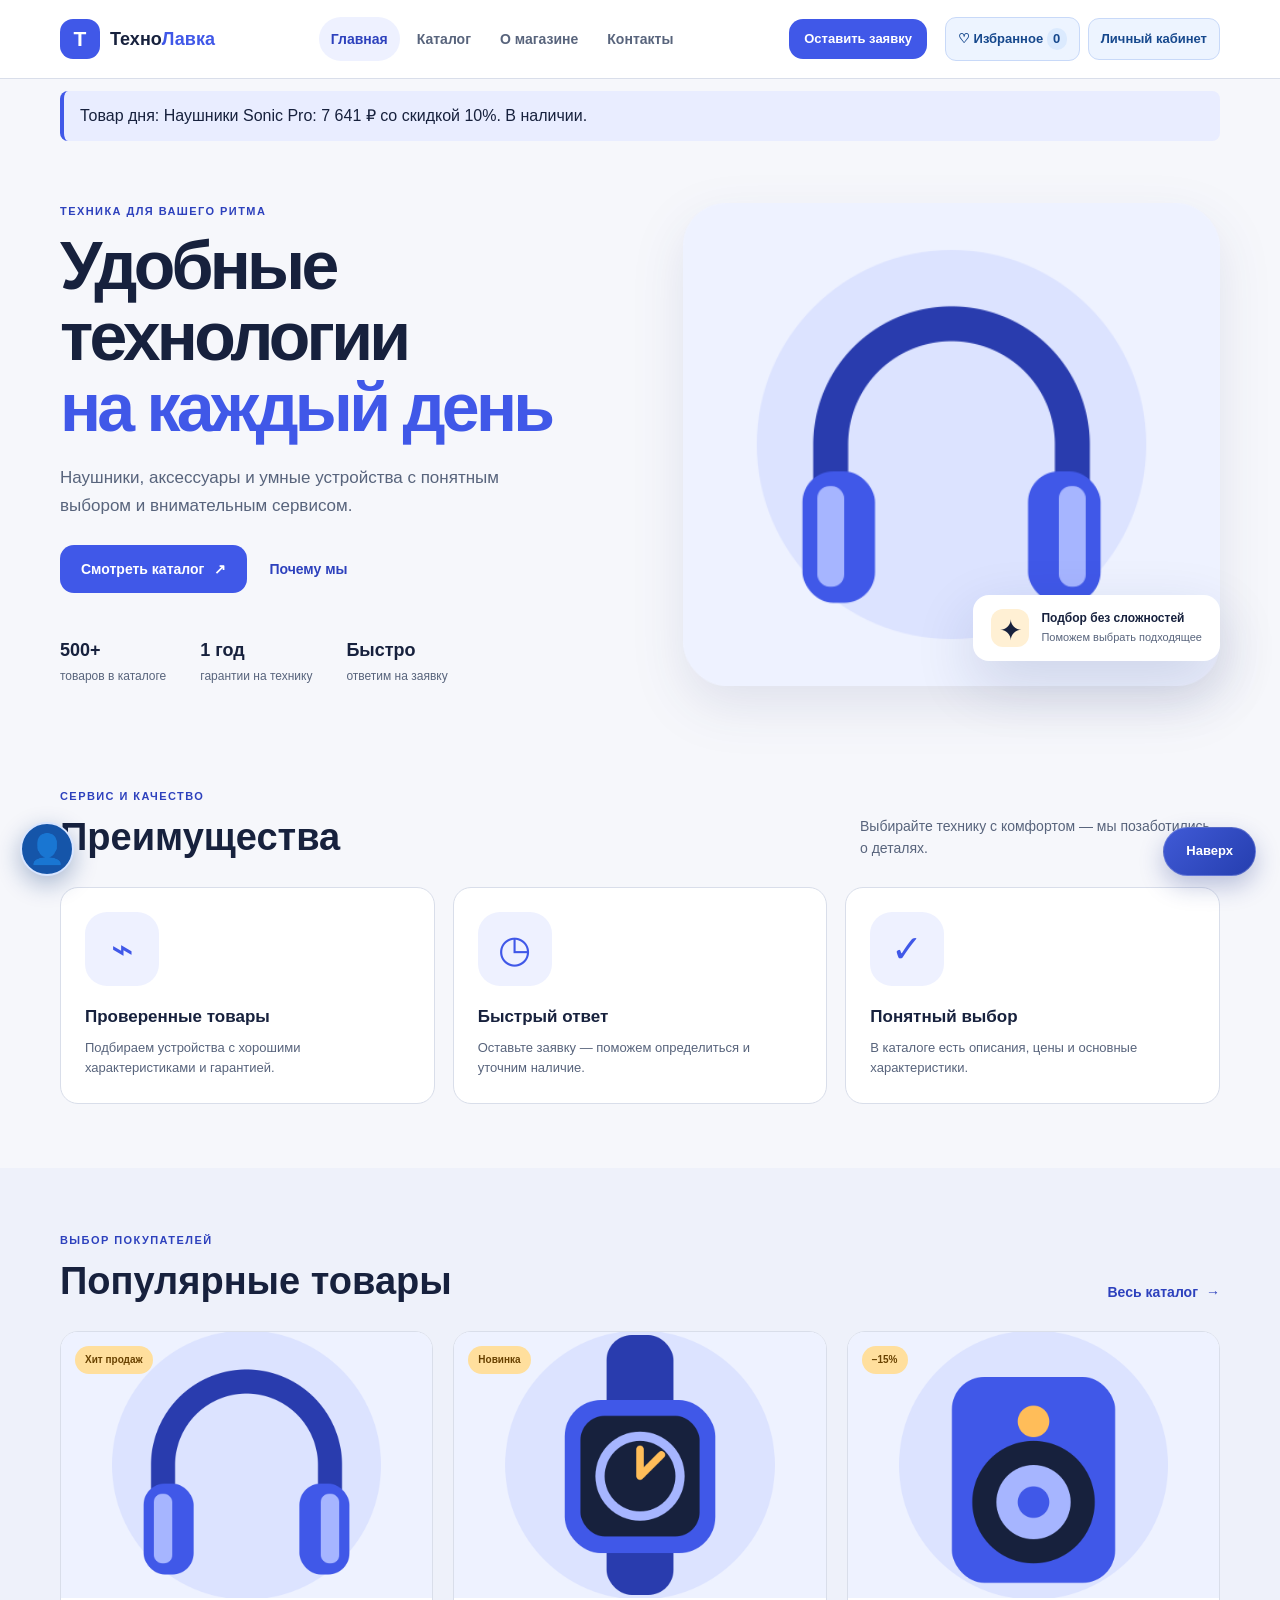
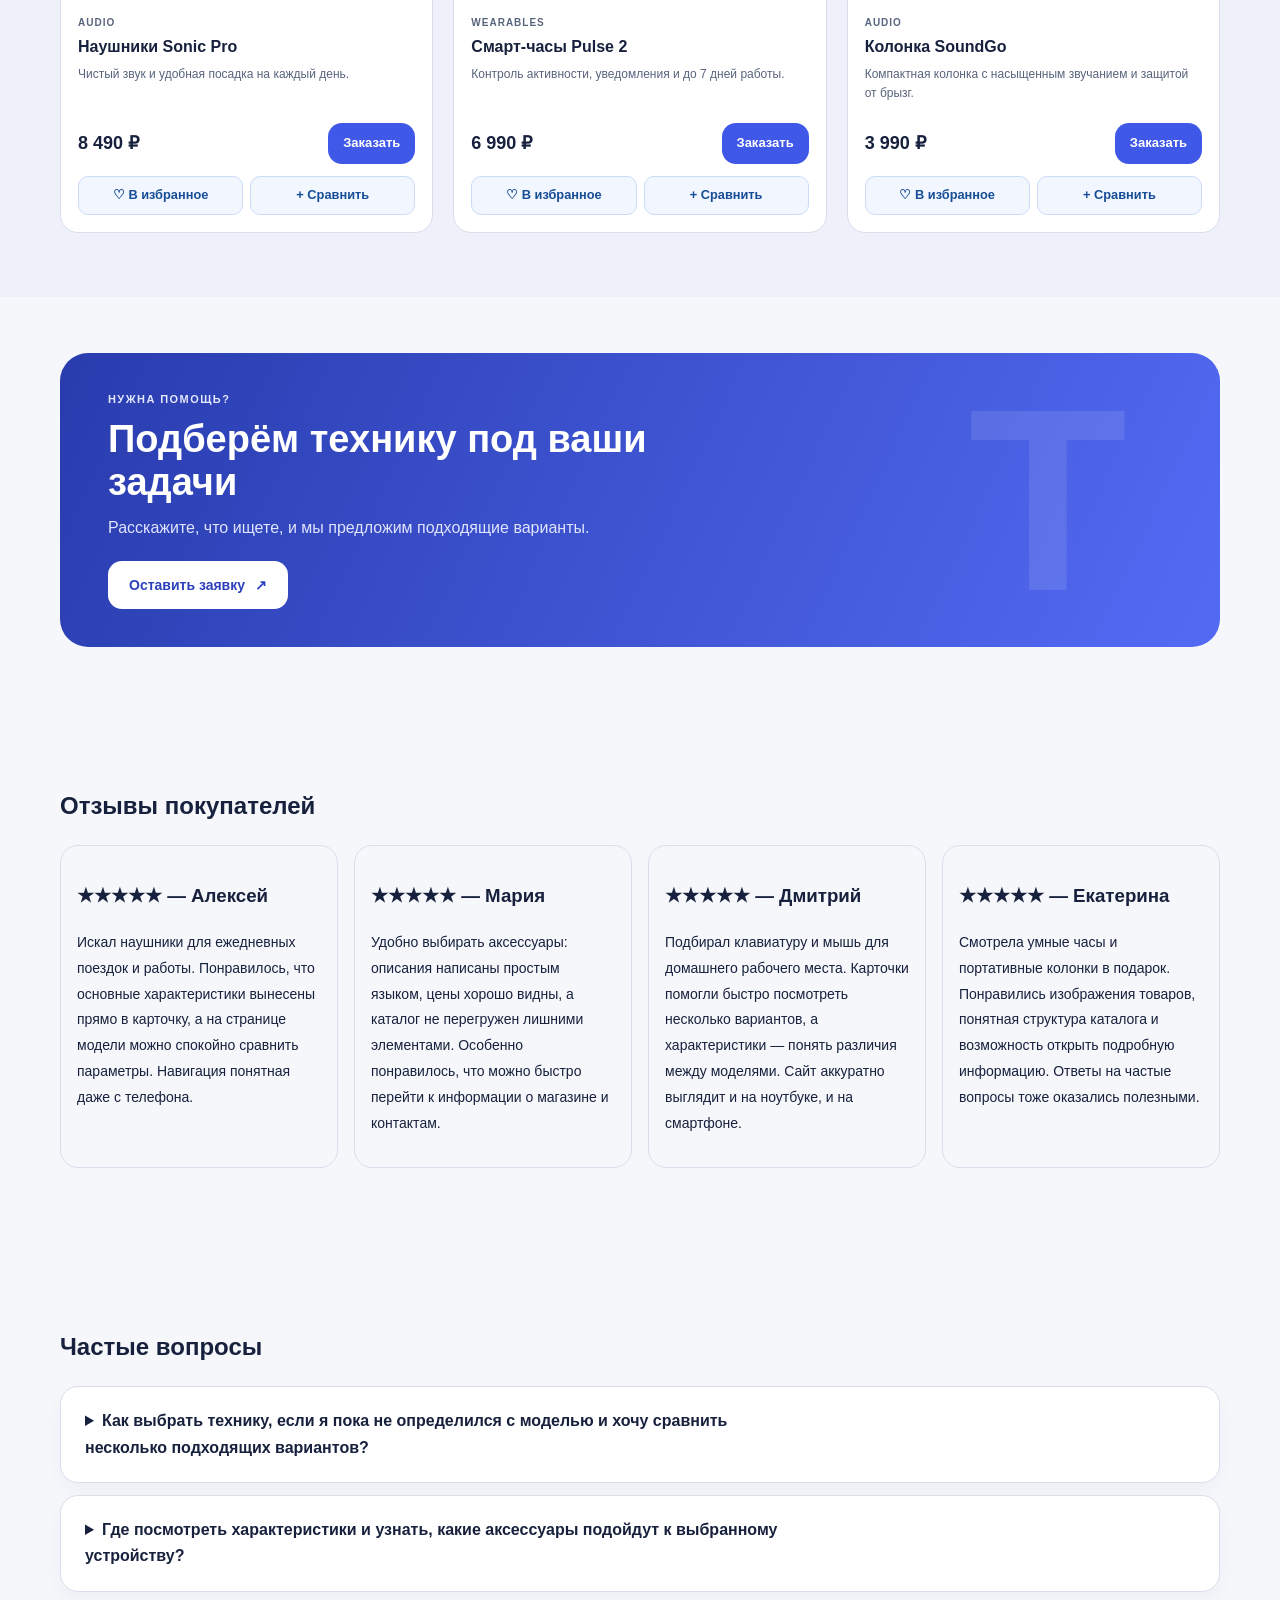
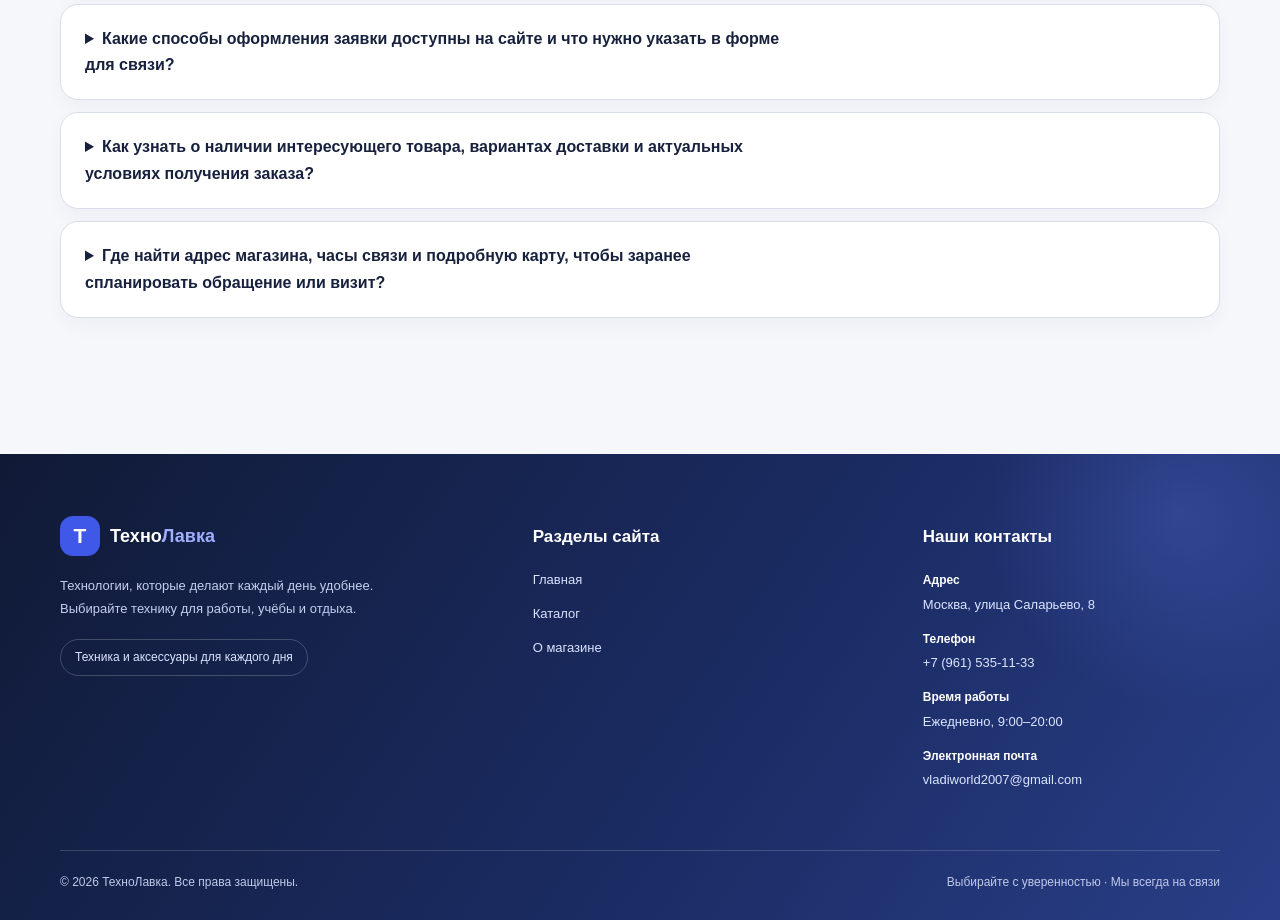
<file: index.html>
<!DOCTYPE html>

<html lang="ru">
<head>
<meta charset="utf-8"/>
<meta content="width=device-width, initial-scale=1" name="viewport"/>
<meta content="Наушники, аксессуары и умные устройства. Выбирайте технику для учёбы, работы и отдыха." name="description"/>
<meta content="website" property="og:type"/>
<meta content="ТехноЛавка — техника для жизни" property="og:title"/>
<meta content="Наушники, аксессуары и умные устройства. Выбирайте технику для учёбы, работы и отдыха." property="og:description"/>
<meta content="https://vladiworld2007-droid.github.io/frontend-practice/" property="og:url"/>
<meta content="https://vladiworld2007-droid.github.io/frontend-practice/images/og-cover.svg" property="og:image"/>
<meta content="#f6f7fb" name="theme-color"/>
<title>ТехноЛавка — техника для жизни</title>
<link href="images/mark.svg" rel="icon" type="image/svg+xml"/>
<link href="css/style.css" rel="stylesheet"/><link href="css/responsive.css" rel="stylesheet"/>
<script defer="True" src="js/data.js"></script><script defer="True" src="js/catalog-products.js"></script><script defer="" src="js/main.js"></script>
<script defer="True" src="js/features.js"></script></head>
<body id="top">
<a class="skip-link" href="#main-content">Перейти к содержимому</a>
<header class="site-header"><div class="site-header__inner container">
<a aria-label="ТехноЛавка — главная" class="site-logo" href="index.html"><span aria-hidden="true" class="site-logo__mark">Т</span><span class="site-logo__text">Техно<span>Лавка</span></span></a>
<nav aria-label="Основная навигация" class="site-nav"><ul class="site-nav__list"><li class="site-nav__item"><a aria-current="page" class="site-nav__link site-nav__link--active" href="index.html">Главная</a></li><li class="site-nav__item"><a class="site-nav__link" href="catalog.html">Каталог</a></li><li class="site-nav__item"><a class="site-nav__link" href="pages/about.html">О магазине</a></li><li class="site-nav__item"><a class="site-nav__link" href="contacts.html">Контакты</a></li></ul></nav>
<a class="button button--small button--primary site-header__action" href="order.html">Оставить заявку</a>
</div></header>
<main id="main-content"><p aria-live="polite" class="js-message container" id="js-message"></p>
<section aria-labelledby="hero-title" class="hero container"><div class="hero__content"><p class="eyebrow">Техника для вашего ритма</p><h1 class="hero__title" id="hero-title">Удобные технологии <span>на каждый день</span></h1><p class="hero__text">Наушники, аксессуары и умные устройства с понятным выбором и внимательным сервисом.</p><div class="hero__actions"><a class="button button--primary" href="catalog.html">Смотреть каталог <span aria-hidden="true">↗</span></a><a class="text-link" href="#advantages">Почему мы</a></div><ul class="hero__facts"><li><strong>500+</strong><span>товаров в каталоге</span></li><li><strong>1 год</strong><span>гарантии на технику</span></li><li><strong>Быстро</strong><span>ответим на заявку</span></li></ul></div><div class="hero__visual"><div class="hero__glow"></div><img alt="Наушники Sonic Pro" class="hero__image" decoding="async" height="360" loading="eager" sizes="(max-width: 767px) 100vw, (max-width: 1023px) 50vw, 33vw" src="images/headphones.svg" srcset="images/headphones-480.png 480w, images/headphones-960.png 960w" width="400"/><div class="hero__note"><span aria-hidden="true" class="hero__note-icon">✦</span><span><strong>Подбор без сложностей</strong><small>Поможем выбрать подходящее</small></span></div></div></section>
<section aria-labelledby="advantages-title" class="section container" id="advantages"><div class="section-heading"><div><p class="eyebrow">Сервис и качество</p><h2 class="section-heading__title" id="advantages-title">Преимущества</h2></div><p class="section-heading__text">Выбирайте технику с комфортом — мы позаботились о деталях.</p></div><div class="benefits-grid">
<article class="benefit-card"><span aria-hidden="true" class="benefit-card__icon">⌁</span><h3 class="benefit-card__title">Проверенные товары</h3><p class="benefit-card__text">Подбираем устройства с хорошими характеристиками и гарантией.</p></article>
<article class="benefit-card"><span aria-hidden="true" class="benefit-card__icon">◷</span><h3 class="benefit-card__title">Быстрый ответ</h3><p class="benefit-card__text">Оставьте заявку — поможем определиться и уточним наличие.</p></article>
<article class="benefit-card"><span aria-hidden="true" class="benefit-card__icon">✓</span><h3 class="benefit-card__title">Понятный выбор</h3><p class="benefit-card__text">В каталоге есть описания, цены и основные характеристики.</p></article>
</div></section>
<section aria-labelledby="popular-title" class="section section--tinted" id="popular"><div class="container"><div class="section-heading"><div><p class="eyebrow">Выбор покупателей</p><h2 class="section-heading__title" id="popular-title">Популярные товары</h2></div><a class="text-link" href="catalog.html">Весь каталог <span aria-hidden="true">→</span></a></div><div class="products-grid products-grid--featured"><article class="product-card">
<a aria-label="Подробнее: Наушники Sonic Pro" class="product-card__visual" href="product.html"><img alt="Наушники Sonic Pro" class="product-card__image" decoding="async" height="360" loading="lazy" sizes="(max-width: 767px) 100vw, (max-width: 1023px) 50vw, 33vw" src="images/headphones.svg" srcset="images/headphones-480.png 480w, images/headphones-960.png 960w" width="400"/><span class="product-card__badge">Хит продаж</span></a>
<div class="product-card__body"><p class="product-card__category">audio</p><h3 class="product-card__title"><a href="product.html">Наушники Sonic Pro</a></h3><p class="product-card__description">Чистый звук и удобная посадка на каждый день.</p>
<div class="product-card__bottom"><p class="product-card__price">8 490 ₽</p><button class="button button--small button--primary product-card__button" data-dialog-open="" data-product="Наушники Sonic Pro" type="button">Заказать</button></div>
</div>
</article><article class="product-card">
<a aria-label="Подробнее: Смарт-часы Pulse 2" class="product-card__visual" href="product.html"><img alt="Смарт-часы Pulse 2" class="product-card__image" decoding="async" height="360" loading="lazy" sizes="(max-width: 767px) 100vw, (max-width: 1023px) 50vw, 33vw" src="images/watch.svg" srcset="images/watch-480.png 480w, images/watch-960.png 960w" width="400"/><span class="product-card__badge">Новинка</span></a>
<div class="product-card__body"><p class="product-card__category">wearables</p><h3 class="product-card__title"><a href="product.html">Смарт-часы Pulse 2</a></h3><p class="product-card__description">Контроль активности, уведомления и до 7 дней работы.</p>
<div class="product-card__bottom"><p class="product-card__price">6 990 ₽</p><button class="button button--small button--primary product-card__button" data-dialog-open="" data-product="Смарт-часы Pulse 2" type="button">Заказать</button></div>
</div>
</article><article class="product-card">
<a aria-label="Подробнее: Колонка SoundGo" class="product-card__visual" href="product.html"><img alt="Колонка SoundGo" class="product-card__image" decoding="async" height="360" loading="lazy" sizes="(max-width: 767px) 100vw, (max-width: 1023px) 50vw, 33vw" src="images/speaker.svg" srcset="images/speaker-480.png 480w, images/speaker-960.png 960w" width="400"/><span class="product-card__badge">−15%</span></a>
<div class="product-card__body"><p class="product-card__category">audio</p><h3 class="product-card__title"><a href="product.html">Колонка SoundGo</a></h3><p class="product-card__description">Компактная колонка с насыщенным звучанием и защитой от брызг.</p>
<div class="product-card__bottom"><p class="product-card__price">3 990 ₽</p><button class="button button--small button--primary product-card__button" data-dialog-open="" data-product="Колонка SoundGo" type="button">Заказать</button></div>
</div>
</article></div></div></section>
<section class="promo container"><div class="promo__content"><p class="eyebrow">Нужна помощь?</p><h2 class="promo__title">Подберём технику под ваши задачи</h2><p class="promo__text">Расскажите, что ищете, и мы предложим подходящие варианты.</p><a class="button button--light" href="order.html">Оставить заявку <span aria-hidden="true">↗</span></a></div><div aria-hidden="true" class="promo__decoration">Т</div></section>
<section aria-labelledby="reviews-title" class="section container">
<h2 id="reviews-title">Отзывы покупателей</h2>
<div class="extra-grid">
<article class="extra-card">
<h3>★★★★★ — Алексей</h3>
<p>Искал наушники для ежедневных поездок и работы. Понравилось, что основные характеристики вынесены прямо в карточку, а на странице модели можно спокойно сравнить параметры. Навигация понятная даже с телефона.</p>
</article>
<article class="extra-card">
<h3>★★★★★ — Мария</h3>
<p>Удобно выбирать аксессуары: описания написаны простым языком, цены хорошо видны, а каталог не перегружен лишними элементами. Особенно понравилось, что можно быстро перейти к информации о магазине и контактам.</p>
</article>
<article class="extra-card"><h3>★★★★★ — Дмитрий</h3><p>Подбирал клавиатуру и мышь для домашнего рабочего места. Карточки помогли быстро посмотреть несколько вариантов, а характеристики — понять различия между моделями. Сайт аккуратно выглядит и на ноутбуке, и на смартфоне.</p></article><article class="extra-card"><h3>★★★★★ — Екатерина</h3><p>Смотрела умные часы и портативные колонки в подарок. Понравились изображения товаров, понятная структура каталога и возможность открыть подробную информацию. Ответы на частые вопросы тоже оказались полезными.</p></article></div>
</section>
<section aria-labelledby="faq-title" class="section container">
<h2 id="faq-title">Частые вопросы</h2>
<details class="faq-item"><summary>Как выбрать технику, если я пока не определился с моделью и хочу сравнить несколько подходящих вариантов?</summary><p>Откройте каталог, посмотрите назначение устройств, цены и основные характеристики. Для уточнения деталей воспользуйтесь контактами магазина.</p></details><details class="faq-item"><summary>Где посмотреть характеристики и узнать, какие аксессуары подойдут к выбранному устройству?</summary><p>На странице товара представлены основные параметры. Если нужно сравнить совместимость, комплектацию или особенности использования, свяжитесь с нами.</p></details><details class="faq-item"><summary>Какие способы оформления заявки доступны на сайте и что нужно указать в форме для связи?</summary><p>Откройте страницу оформления заявки, укажите имя, телефон и интересующий товар. Форма проверяет корректность заполнения; для непосредственной связи используйте телефон или почту.</p></details><details class="faq-item"><summary>Как узнать о наличии интересующего товара, вариантах доставки и актуальных условиях получения заказа?</summary><p>Для уточнения наличия, сроков и вариантов получения обратитесь по телефону или электронной почте, указанным в разделе «Контакты».</p></details><details class="faq-item"><summary>Где найти адрес магазина, часы связи и подробную карту, чтобы заранее спланировать обращение или визит?</summary><p>На странице «Контакты» указаны телефон, электронная почта, адрес и карта. Перед посещением рекомендуем уточнить возможность личного приёма.</p></details></section>
</main>
<footer class="site-footer"><div class="container footer-main"><div class="footer-brand"><a class="site-logo site-logo--footer" href="index.html"><span aria-hidden="true" class="site-logo__mark">Т</span><span class="site-logo__text">Техно<span>Лавка</span></span></a><p class="site-footer__note">Технологии, которые делают каждый день удобнее. Выбирайте технику для работы, учёбы и отдыха.</p><span class="footer-tag">Техника и аксессуары для каждого дня</span></div><nav aria-label="Навигация в подвале" class="footer-nav"><h2>Разделы сайта</h2><div class="site-footer__links"><a href="index.html">Главная</a><a href="catalog.html">Каталог</a><a href="pages/about.html">О магазине</a></div></nav><div class="footer-contact"><h2>Наши контакты</h2><p class="footer-contact__detail"><strong>Адрес</strong><span>Москва, улица Саларьево, 8</span></p><p class="footer-contact__detail"><strong>Телефон</strong><a href="tel:+79615351133">+7 (961) 535-11-33</a></p><p class="footer-contact__detail"><strong>Время работы</strong><span>Ежедневно, 9:00–20:00</span></p><p class="footer-contact__detail"><strong>Электронная почта</strong><a href="mailto:vladiworld2007@gmail.com">vladiworld2007@gmail.com</a></p></div></div><div class="container footer-bottom"><p class="site-footer__copy">© 2026 ТехноЛавка. Все права защищены.</p><p>Выбирайте с уверенностью · Мы всегда на связи</p></div></footer>
<dialog aria-labelledby="order-dialog-title" class="order-dialog" id="order-dialog">
<div class="order-dialog__header"><p class="eyebrow">Быстрая заявка</p><h2 class="order-dialog__title" id="order-dialog-title">Оформить заказ</h2><button aria-label="Закрыть окно" class="icon-button order-dialog__close" data-dialog-close="" type="button">×</button></div>
<p class="order-dialog__intro">Укажите товар и контактные данные. Для завершения оформления свяжитесь с нами через раздел «Контакты».</p>
<form class="order-form" id="order-form">
<input id="selected-product" name="product" type="hidden"/>
<div class="form-field"><label class="form-field__label" for="dialog-name">Имя</label><input autocomplete="name" class="form-field__control" id="dialog-name" minlength="2" name="name" placeholder="Как к вам обращаться?" required="" type="text"/></div>
<div class="form-field"><label class="form-field__label" for="dialog-phone">Телефон</label><input aria-describedby="dialog-phone-hint" autocomplete="tel" class="form-field__control" id="dialog-phone" name="phone" pattern="\+7 \(\d{3}\) \d{3}-\d{2}-\d{2}" placeholder="+7 (900) 000-00-00" required="" type="tel"/><small class="form-field__hint" id="dialog-phone-hint">Формат: +7 (900) 000-00-00</small></div>
<label class="form-check"><input class="form-check__input" name="agreement" required="" type="checkbox"/><span class="form-check__label">Согласен на обработку данных</span></label>
<div class="order-form__actions"><button class="button button--primary" type="submit">Отправить заявку</button><button class="button button--quiet" data-dialog-close="" type="button">Отмена</button></div>
</form>
<p class="form-status" hidden="" id="dialog-status" role="status">Форма заполнена. Для продолжения оформления свяжитесь с нами через раздел «Контакты».</p>
</dialog>
<a aria-label="Вернуться наверх страницы" class="back-to-top" href="#top">Наверх</a>
</body>
</html>
</file>
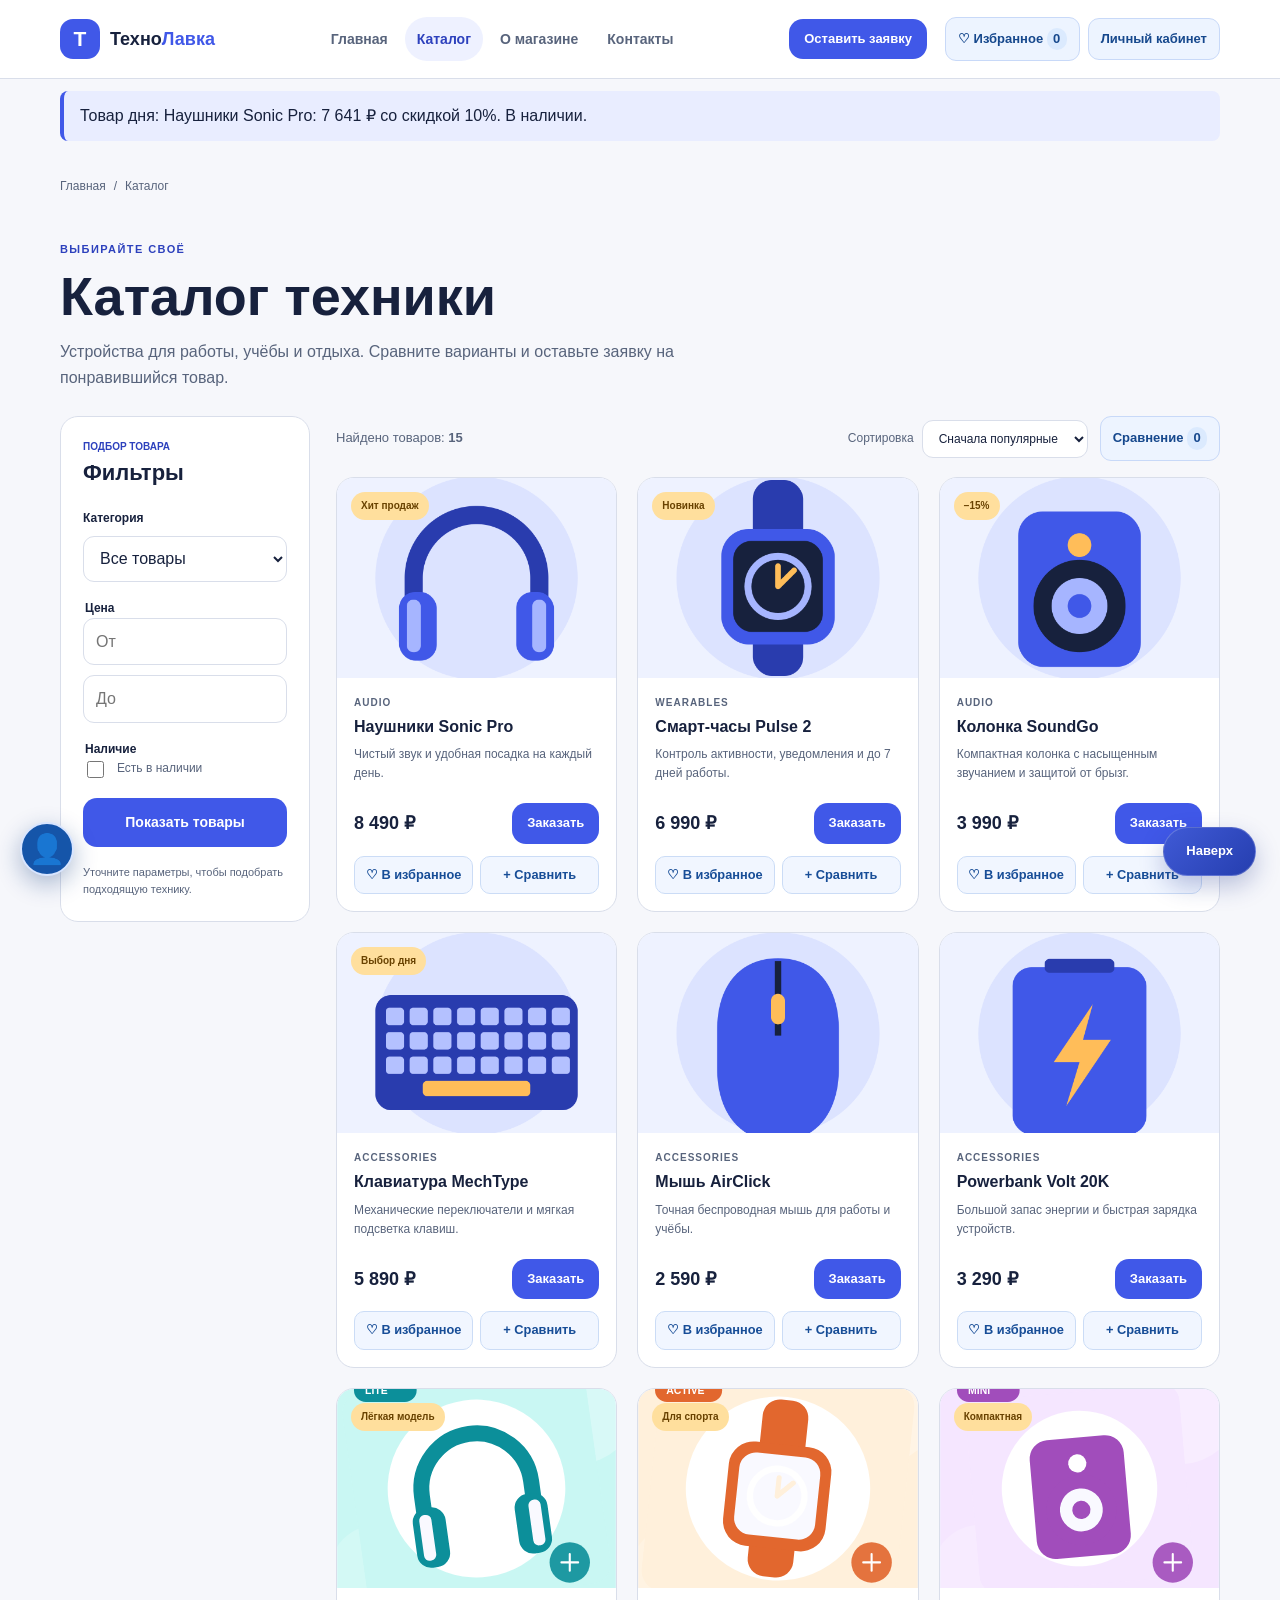
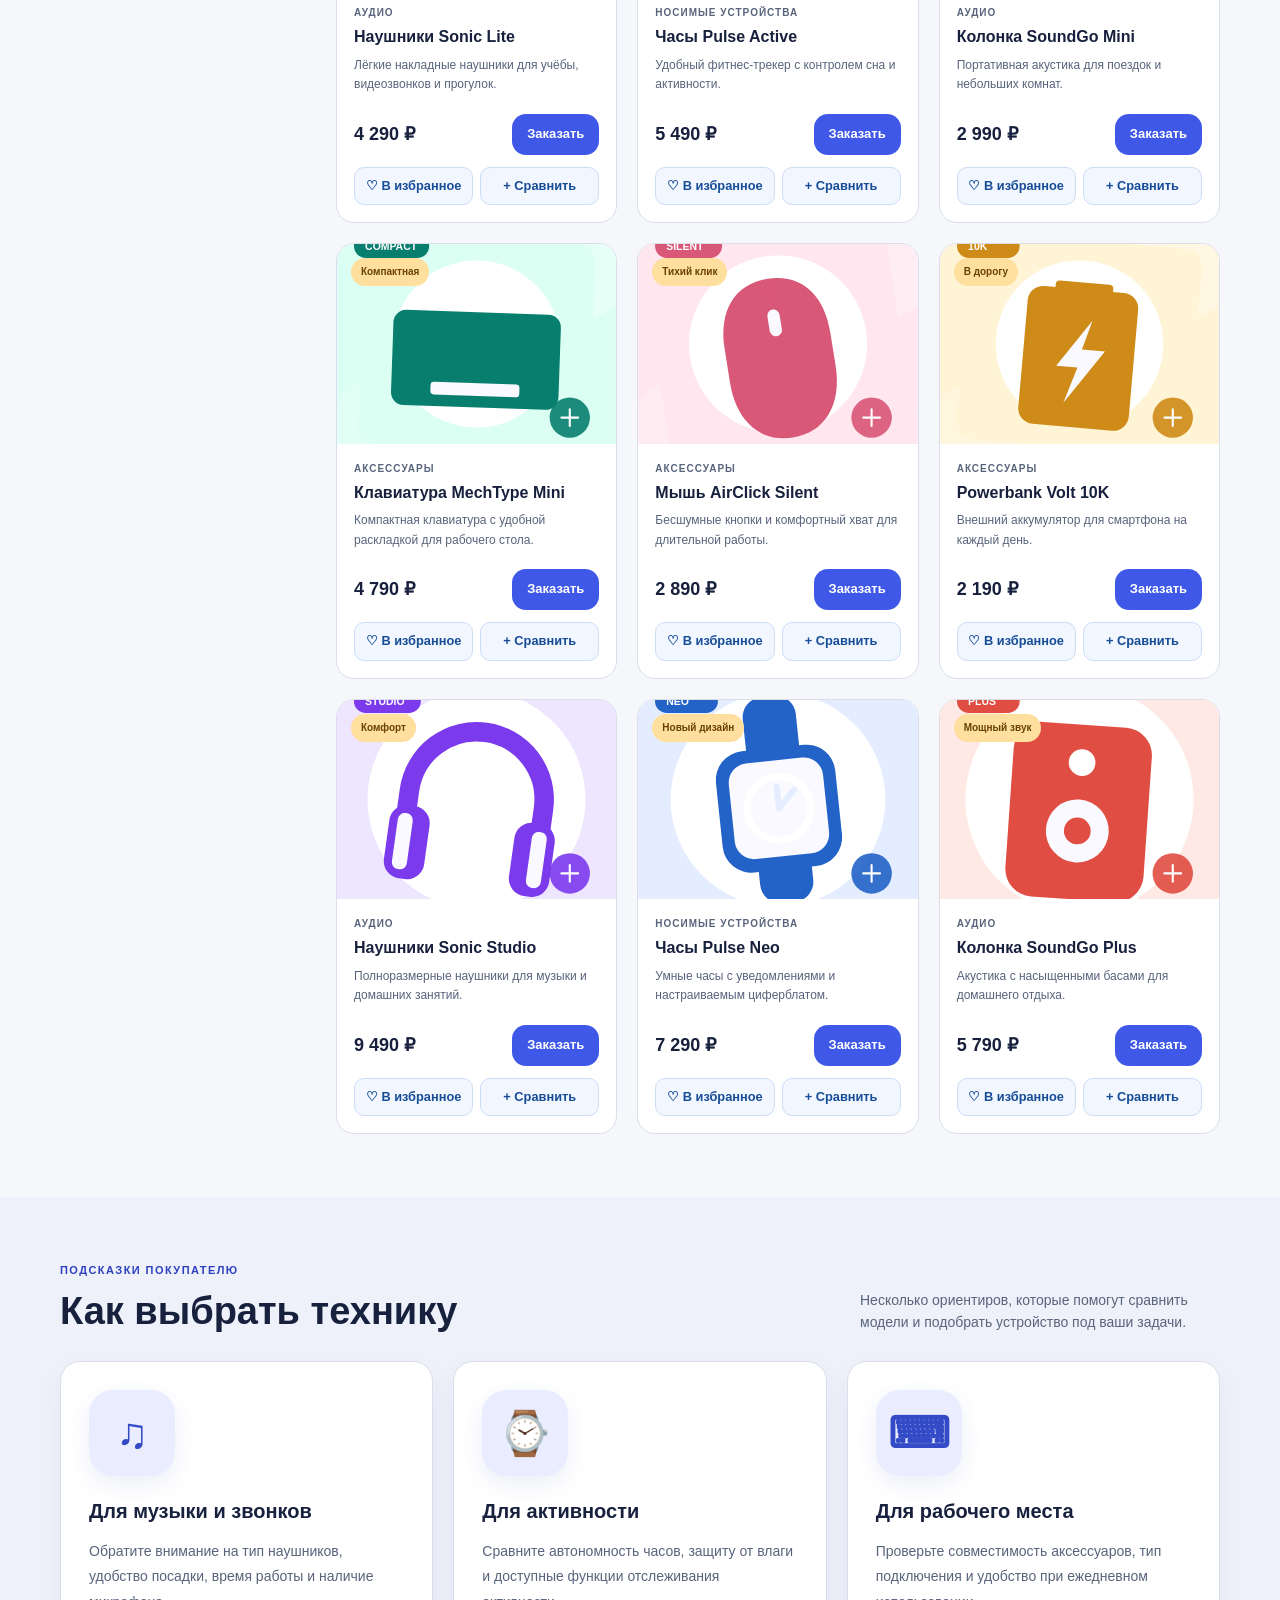
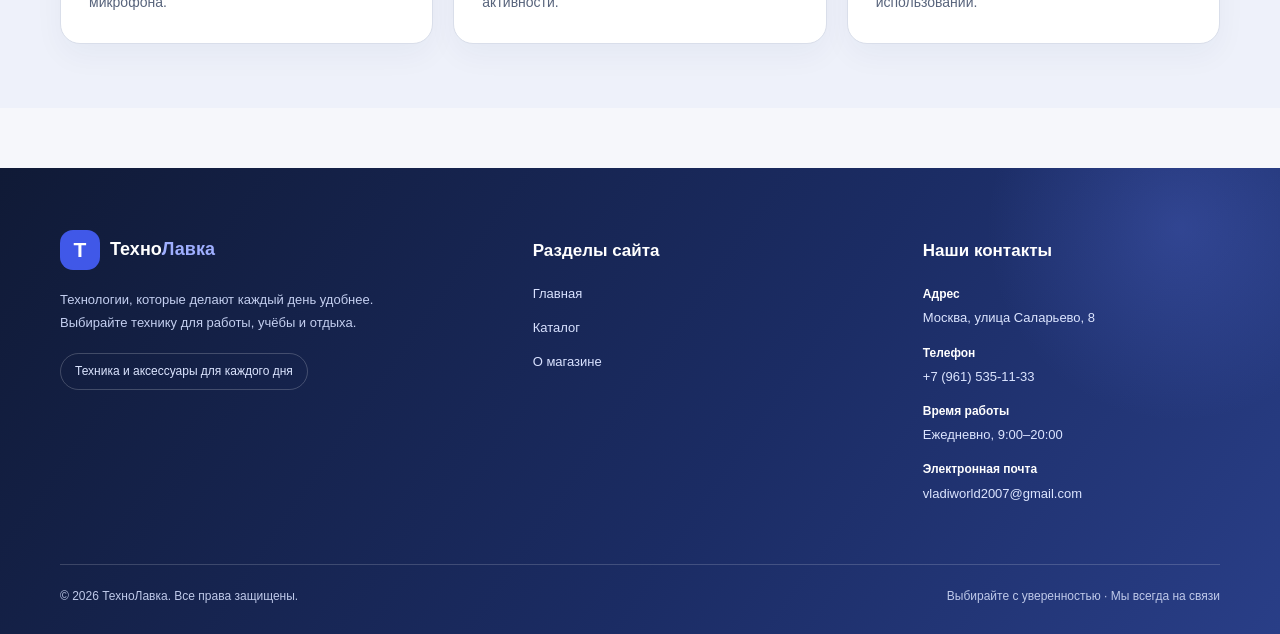
<file: catalog.html>
<!DOCTYPE html>

<html lang="ru">
<head>
<meta charset="utf-8"/>
<meta content="width=device-width, initial-scale=1" name="viewport"/>
<meta content="Каталог наушников, умных устройств и аксессуаров. Характеристики и цены товаров." name="description"/>
<meta content="website" property="og:type"/>
<meta content="Каталог техники — ТехноЛавка" property="og:title"/>
<meta content="Каталог наушников, умных устройств и аксессуаров. Характеристики и цены товаров." property="og:description"/>
<meta content="https://vladiworld2007-droid.github.io/frontend-practice/catalog.html" property="og:url"/>
<meta content="https://vladiworld2007-droid.github.io/frontend-practice/images/og-cover.svg" property="og:image"/>
<meta content="#f6f7fb" name="theme-color"/>
<title>Каталог техники — ТехноЛавка</title>
<link href="images/mark.svg" rel="icon" type="image/svg+xml"/>
<link href="css/style.css" rel="stylesheet"/><link href="css/responsive.css" rel="stylesheet"/>
<script defer="True" src="js/data.js"></script><script defer="True" src="js/catalog-products.js"></script><script defer="" src="js/main.js"></script>
<script defer="True" src="js/features.js"></script></head>
<body id="top">
<a class="skip-link" href="#main-content">Перейти к содержимому</a>
<header class="site-header"><div class="site-header__inner container">
<a aria-label="ТехноЛавка — главная" class="site-logo" href="index.html"><span aria-hidden="true" class="site-logo__mark">Т</span><span class="site-logo__text">Техно<span>Лавка</span></span></a>
<nav aria-label="Основная навигация" class="site-nav"><ul class="site-nav__list"><li class="site-nav__item"><a class="site-nav__link" href="index.html">Главная</a></li><li class="site-nav__item"><a aria-current="page" class="site-nav__link site-nav__link--active" href="catalog.html">Каталог</a></li><li class="site-nav__item"><a class="site-nav__link" href="pages/about.html">О магазине</a></li><li class="site-nav__item"><a class="site-nav__link" href="contacts.html">Контакты</a></li></ul></nav>
<a class="button button--small button--primary site-header__action" href="order.html">Оставить заявку</a>
</div></header>
<main id="main-content"><p aria-live="polite" class="js-message container" id="js-message"></p>
<nav aria-label="Хлебные крошки" class="breadcrumbs container"><ol class="breadcrumbs__list"><li class="breadcrumbs__item"><a href="index.html">Главная</a></li><li aria-current="page" class="breadcrumbs__item">Каталог</li></ol></nav>
<section class="page-intro container"><p class="eyebrow">Выбирайте своё</p><h1 class="page-intro__title">Каталог техники</h1><p class="page-intro__text">Устройства для работы, учёбы и отдыха. Сравните варианты и оставьте заявку на понравившийся товар.</p></section>
<section aria-label="Товары каталога" class="container catalog-layout"><aside class="filter-panel"><p class="filter-panel__eyebrow">Подбор товара</p><h2 class="filter-panel__title">Фильтры</h2><form action="#catalog-products" class="filter-form" method="get"><div class="form-field"><label class="form-field__label" for="category-filter">Категория</label><select class="form-field__control" id="category-filter" name="category"><option>Все товары</option><option>Аудио</option><option>Носимые устройства</option><option>Аксессуары</option></select></div><fieldset class="filter-form__group"><legend class="form-field__label">Цена</legend><label class="form-field"><span class="visually-hidden">От, рублей</span><input class="form-field__control" min="0" name="min_price" placeholder="От" type="number"/></label><label class="form-field"><span class="visually-hidden">До, рублей</span><input class="form-field__control" min="0" name="max_price" placeholder="До" type="number"/></label></fieldset><fieldset class="filter-form__group"><legend class="form-field__label">Наличие</legend><label class="form-check"><input class="form-check__input" name="available" type="checkbox"/><span class="form-check__label">Есть в наличии</span></label></fieldset><button class="button button--primary filter-form__submit" type="submit">Показать товары</button><p class="filter-panel__note">Уточните параметры, чтобы подобрать подходящую технику.</p></form></aside><div class="catalog-results" id="catalog-products"><div class="catalog-results__top"><p>Найдено товаров: <strong>15</strong></p><label class="sort-control">Сортировка <select aria-label="Сортировка товаров" class="form-field__control"><option>Сначала популярные</option><option>Сначала дешевле</option><option>Сначала дороже</option></select></label></div><div class="products-grid"><article class="product-card">
<a aria-label="Подробнее: Наушники Sonic Pro" class="product-card__visual" href="product.html"><img alt="Наушники Sonic Pro" class="product-card__image" decoding="async" height="360" loading="lazy" sizes="(max-width: 767px) 100vw, (max-width: 1023px) 50vw, 33vw" src="images/headphones.svg" srcset="images/headphones-480.png 480w, images/headphones-960.png 960w" width="400"/><span class="product-card__badge">Хит продаж</span></a>
<div class="product-card__body"><p class="product-card__category">audio</p><h3 class="product-card__title"><a href="product.html">Наушники Sonic Pro</a></h3><p class="product-card__description">Чистый звук и удобная посадка на каждый день.</p>
<div class="product-card__bottom"><p class="product-card__price">8 490 ₽</p><button class="button button--small button--primary product-card__button" data-dialog-open="" data-product="Наушники Sonic Pro" type="button">Заказать</button></div>
</div>
</article><article class="product-card">
<a aria-label="Подробнее: Смарт-часы Pulse 2" class="product-card__visual" href="product.html"><img alt="Смарт-часы Pulse 2" class="product-card__image" decoding="async" height="360" loading="lazy" sizes="(max-width: 767px) 100vw, (max-width: 1023px) 50vw, 33vw" src="images/watch.svg" srcset="images/watch-480.png 480w, images/watch-960.png 960w" width="400"/><span class="product-card__badge">Новинка</span></a>
<div class="product-card__body"><p class="product-card__category">wearables</p><h3 class="product-card__title"><a href="product.html">Смарт-часы Pulse 2</a></h3><p class="product-card__description">Контроль активности, уведомления и до 7 дней работы.</p>
<div class="product-card__bottom"><p class="product-card__price">6 990 ₽</p><button class="button button--small button--primary product-card__button" data-dialog-open="" data-product="Смарт-часы Pulse 2" type="button">Заказать</button></div>
</div>
</article><article class="product-card">
<a aria-label="Подробнее: Колонка SoundGo" class="product-card__visual" href="product.html"><img alt="Колонка SoundGo" class="product-card__image" decoding="async" height="360" loading="lazy" sizes="(max-width: 767px) 100vw, (max-width: 1023px) 50vw, 33vw" src="images/speaker.svg" srcset="images/speaker-480.png 480w, images/speaker-960.png 960w" width="400"/><span class="product-card__badge">−15%</span></a>
<div class="product-card__body"><p class="product-card__category">audio</p><h3 class="product-card__title"><a href="product.html">Колонка SoundGo</a></h3><p class="product-card__description">Компактная колонка с насыщенным звучанием и защитой от брызг.</p>
<div class="product-card__bottom"><p class="product-card__price">3 990 ₽</p><button class="button button--small button--primary product-card__button" data-dialog-open="" data-product="Колонка SoundGo" type="button">Заказать</button></div>
</div>
</article><article class="product-card">
<a aria-label="Подробнее: Клавиатура MechType" class="product-card__visual" href="product.html"><img alt="Клавиатура MechType" class="product-card__image" decoding="async" height="360" loading="lazy" sizes="(max-width: 767px) 100vw, (max-width: 1023px) 50vw, 33vw" src="images/keyboard.svg" srcset="images/keyboard-480.png 480w, images/keyboard-960.png 960w" width="400"/><span class="product-card__badge">Выбор дня</span></a>
<div class="product-card__body"><p class="product-card__category">accessories</p><h3 class="product-card__title"><a href="product.html">Клавиатура MechType</a></h3><p class="product-card__description">Механические переключатели и мягкая подсветка клавиш.</p>
<div class="product-card__bottom"><p class="product-card__price">5 890 ₽</p><button class="button button--small button--primary product-card__button" data-dialog-open="" data-product="Клавиатура MechType" type="button">Заказать</button></div>
</div>
</article><article class="product-card">
<a aria-label="Подробнее: Мышь AirClick" class="product-card__visual" href="product.html"><img alt="Мышь AirClick" class="product-card__image" decoding="async" height="360" loading="lazy" sizes="(max-width: 767px) 100vw, (max-width: 1023px) 50vw, 33vw" src="images/mouse.svg" srcset="images/mouse-480.png 480w, images/mouse-960.png 960w" width="400"/></a>
<div class="product-card__body"><p class="product-card__category">accessories</p><h3 class="product-card__title"><a href="product.html">Мышь AirClick</a></h3><p class="product-card__description">Точная беспроводная мышь для работы и учёбы.</p>
<div class="product-card__bottom"><p class="product-card__price">2 590 ₽</p><button class="button button--small button--primary product-card__button" data-dialog-open="" data-product="Мышь AirClick" type="button">Заказать</button></div>
</div>
</article><article class="product-card">
<a aria-label="Подробнее: Powerbank Volt 20K" class="product-card__visual" href="product.html"><img alt="Powerbank Volt 20K" class="product-card__image" decoding="async" height="360" loading="lazy" sizes="(max-width: 767px) 100vw, (max-width: 1023px) 50vw, 33vw" src="images/powerbank.svg" srcset="images/powerbank-480.png 480w, images/powerbank-960.png 960w" width="400"/></a>
<div class="product-card__body"><p class="product-card__category">accessories</p><h3 class="product-card__title"><a href="product.html">Powerbank Volt 20K</a></h3><p class="product-card__description">Большой запас энергии и быстрая зарядка устройств.</p>
<div class="product-card__bottom"><p class="product-card__price">3 290 ₽</p><button class="button button--small button--primary product-card__button" data-dialog-open="" data-product="Powerbank Volt 20K" type="button">Заказать</button></div>
</div>
</article><article class="product-card">
<a aria-label="Оформить заявку: Наушники Sonic Lite" class="product-card__visual" href="order.html"><img alt="Наушники Sonic Lite" class="product-card__image" decoding="async" height="360" loading="lazy" src="images/sonic-lite.svg" width="400"/><span class="product-card__badge">Лёгкая модель</span></a>
<div class="product-card__body"><p class="product-card__category">Аудио</p><h3 class="product-card__title"><a href="order.html">Наушники Sonic Lite</a></h3><p class="product-card__description">Лёгкие накладные наушники для учёбы, видеозвонков и прогулок.</p>
<div class="product-card__bottom"><p class="product-card__price">4 290 ₽</p><button class="button button--small button--primary product-card__button" data-dialog-open="" data-product="Наушники Sonic Lite" type="button">Заказать</button></div>
</div>
</article><article class="product-card">
<a aria-label="Оформить заявку: Часы Pulse Active" class="product-card__visual" href="order.html"><img alt="Часы Pulse Active" class="product-card__image" decoding="async" height="360" loading="lazy" src="images/pulse-active.svg" width="400"/><span class="product-card__badge">Для спорта</span></a>
<div class="product-card__body"><p class="product-card__category">Носимые устройства</p><h3 class="product-card__title"><a href="order.html">Часы Pulse Active</a></h3><p class="product-card__description">Удобный фитнес-трекер с контролем сна и активности.</p>
<div class="product-card__bottom"><p class="product-card__price">5 490 ₽</p><button class="button button--small button--primary product-card__button" data-dialog-open="" data-product="Часы Pulse Active" type="button">Заказать</button></div>
</div>
</article><article class="product-card">
<a aria-label="Оформить заявку: Колонка SoundGo Mini" class="product-card__visual" href="order.html"><img alt="Колонка SoundGo Mini" class="product-card__image" decoding="async" height="360" loading="lazy" src="images/soundgo-mini.svg" width="400"/><span class="product-card__badge">Компактная</span></a>
<div class="product-card__body"><p class="product-card__category">Аудио</p><h3 class="product-card__title"><a href="order.html">Колонка SoundGo Mini</a></h3><p class="product-card__description">Портативная акустика для поездок и небольших комнат.</p>
<div class="product-card__bottom"><p class="product-card__price">2 990 ₽</p><button class="button button--small button--primary product-card__button" data-dialog-open="" data-product="Колонка SoundGo Mini" type="button">Заказать</button></div>
</div>
</article><article class="product-card">
<a aria-label="Оформить заявку: Клавиатура MechType Mini" class="product-card__visual" href="order.html"><img alt="Клавиатура MechType Mini" class="product-card__image" decoding="async" height="360" loading="lazy" src="images/mechtype-mini.svg" width="400"/><span class="product-card__badge">Компактная</span></a>
<div class="product-card__body"><p class="product-card__category">Аксессуары</p><h3 class="product-card__title"><a href="order.html">Клавиатура MechType Mini</a></h3><p class="product-card__description">Компактная клавиатура с удобной раскладкой для рабочего стола.</p>
<div class="product-card__bottom"><p class="product-card__price">4 790 ₽</p><button class="button button--small button--primary product-card__button" data-dialog-open="" data-product="Клавиатура MechType Mini" type="button">Заказать</button></div>
</div>
</article><article class="product-card">
<a aria-label="Оформить заявку: Мышь AirClick Silent" class="product-card__visual" href="order.html"><img alt="Мышь AirClick Silent" class="product-card__image" decoding="async" height="360" loading="lazy" src="images/airclick-silent.svg" width="400"/><span class="product-card__badge">Тихий клик</span></a>
<div class="product-card__body"><p class="product-card__category">Аксессуары</p><h3 class="product-card__title"><a href="order.html">Мышь AirClick Silent</a></h3><p class="product-card__description">Бесшумные кнопки и комфортный хват для длительной работы.</p>
<div class="product-card__bottom"><p class="product-card__price">2 890 ₽</p><button class="button button--small button--primary product-card__button" data-dialog-open="" data-product="Мышь AirClick Silent" type="button">Заказать</button></div>
</div>
</article><article class="product-card">
<a aria-label="Оформить заявку: Powerbank Volt 10K" class="product-card__visual" href="order.html"><img alt="Powerbank Volt 10K" class="product-card__image" decoding="async" height="360" loading="lazy" src="images/volt-10k.svg" width="400"/><span class="product-card__badge">В дорогу</span></a>
<div class="product-card__body"><p class="product-card__category">Аксессуары</p><h3 class="product-card__title"><a href="order.html">Powerbank Volt 10K</a></h3><p class="product-card__description">Внешний аккумулятор для смартфона на каждый день.</p>
<div class="product-card__bottom"><p class="product-card__price">2 190 ₽</p><button class="button button--small button--primary product-card__button" data-dialog-open="" data-product="Powerbank Volt 10K" type="button">Заказать</button></div>
</div>
</article><article class="product-card">
<a aria-label="Оформить заявку: Наушники Sonic Studio" class="product-card__visual" href="order.html"><img alt="Наушники Sonic Studio" class="product-card__image" decoding="async" height="360" loading="lazy" src="images/sonic-studio.svg" width="400"/><span class="product-card__badge">Комфорт</span></a>
<div class="product-card__body"><p class="product-card__category">Аудио</p><h3 class="product-card__title"><a href="order.html">Наушники Sonic Studio</a></h3><p class="product-card__description">Полноразмерные наушники для музыки и домашних занятий.</p>
<div class="product-card__bottom"><p class="product-card__price">9 490 ₽</p><button class="button button--small button--primary product-card__button" data-dialog-open="" data-product="Наушники Sonic Studio" type="button">Заказать</button></div>
</div>
</article><article class="product-card">
<a aria-label="Оформить заявку: Часы Pulse Neo" class="product-card__visual" href="order.html"><img alt="Часы Pulse Neo" class="product-card__image" decoding="async" height="360" loading="lazy" src="images/pulse-neo.svg" width="400"/><span class="product-card__badge">Новый дизайн</span></a>
<div class="product-card__body"><p class="product-card__category">Носимые устройства</p><h3 class="product-card__title"><a href="order.html">Часы Pulse Neo</a></h3><p class="product-card__description">Умные часы с уведомлениями и настраиваемым циферблатом.</p>
<div class="product-card__bottom"><p class="product-card__price">7 290 ₽</p><button class="button button--small button--primary product-card__button" data-dialog-open="" data-product="Часы Pulse Neo" type="button">Заказать</button></div>
</div>
</article><article class="product-card">
<a aria-label="Оформить заявку: Колонка SoundGo Plus" class="product-card__visual" href="order.html"><img alt="Колонка SoundGo Plus" class="product-card__image" decoding="async" height="360" loading="lazy" src="images/soundgo-plus.svg" width="400"/><span class="product-card__badge">Мощный звук</span></a>
<div class="product-card__body"><p class="product-card__category">Аудио</p><h3 class="product-card__title"><a href="order.html">Колонка SoundGo Plus</a></h3><p class="product-card__description">Акустика с насыщенными басами для домашнего отдыха.</p>
<div class="product-card__bottom"><p class="product-card__price">5 790 ₽</p><button class="button button--small button--primary product-card__button" data-dialog-open="" data-product="Колонка SoundGo Plus" type="button">Заказать</button></div>
</div>
</article></div></div></section><section class="section section--tinted"><div class="container"><div class="section-heading"><div><p class="eyebrow">Подсказки покупателю</p><h2 class="section-heading__title">Как выбрать технику</h2></div><p class="section-heading__text">Несколько ориентиров, которые помогут сравнить модели и подобрать устройство под ваши задачи.</p></div><div class="info-grid"><article class="info-card"><span aria-hidden="true" class="info-card__icon">♫</span><h3>Для музыки и звонков</h3><p>Обратите внимание на тип наушников, удобство посадки, время работы и наличие микрофона.</p></article><article class="info-card"><span aria-hidden="true" class="info-card__icon">⌚</span><h3>Для активности</h3><p>Сравните автономность часов, защиту от влаги и доступные функции отслеживания активности.</p></article><article class="info-card"><span aria-hidden="true" class="info-card__icon">⌨</span><h3>Для рабочего места</h3><p>Проверьте совместимость аксессуаров, тип подключения и удобство при ежедневном использовании.</p></article></div></div></section>
</main>
<footer class="site-footer"><div class="container footer-main"><div class="footer-brand"><a class="site-logo site-logo--footer" href="index.html"><span aria-hidden="true" class="site-logo__mark">Т</span><span class="site-logo__text">Техно<span>Лавка</span></span></a><p class="site-footer__note">Технологии, которые делают каждый день удобнее. Выбирайте технику для работы, учёбы и отдыха.</p><span class="footer-tag">Техника и аксессуары для каждого дня</span></div><nav aria-label="Навигация в подвале" class="footer-nav"><h2>Разделы сайта</h2><div class="site-footer__links"><a href="index.html">Главная</a><a href="catalog.html">Каталог</a><a href="pages/about.html">О магазине</a></div></nav><div class="footer-contact"><h2>Наши контакты</h2><p class="footer-contact__detail"><strong>Адрес</strong><span>Москва, улица Саларьево, 8</span></p><p class="footer-contact__detail"><strong>Телефон</strong><a href="tel:+79615351133">+7 (961) 535-11-33</a></p><p class="footer-contact__detail"><strong>Время работы</strong><span>Ежедневно, 9:00–20:00</span></p><p class="footer-contact__detail"><strong>Электронная почта</strong><a href="mailto:vladiworld2007@gmail.com">vladiworld2007@gmail.com</a></p></div></div><div class="container footer-bottom"><p class="site-footer__copy">© 2026 ТехноЛавка. Все права защищены.</p><p>Выбирайте с уверенностью · Мы всегда на связи</p></div></footer>
<dialog aria-labelledby="order-dialog-title" class="order-dialog" id="order-dialog">
<div class="order-dialog__header"><p class="eyebrow">Быстрая заявка</p><h2 class="order-dialog__title" id="order-dialog-title">Оформить заказ</h2><button aria-label="Закрыть окно" class="icon-button order-dialog__close" data-dialog-close="" type="button">×</button></div>
<p class="order-dialog__intro">Укажите товар и контактные данные. Для завершения оформления свяжитесь с нами через раздел «Контакты».</p>
<form class="order-form" id="order-form">
<input id="selected-product" name="product" type="hidden"/>
<div class="form-field"><label class="form-field__label" for="dialog-name">Имя</label><input autocomplete="name" class="form-field__control" id="dialog-name" minlength="2" name="name" placeholder="Как к вам обращаться?" required="" type="text"/></div>
<div class="form-field"><label class="form-field__label" for="dialog-phone">Телефон</label><input aria-describedby="dialog-phone-hint" autocomplete="tel" class="form-field__control" id="dialog-phone" name="phone" pattern="\+7 \(\d{3}\) \d{3}-\d{2}-\d{2}" placeholder="+7 (900) 000-00-00" required="" type="tel"/><small class="form-field__hint" id="dialog-phone-hint">Формат: +7 (900) 000-00-00</small></div>
<label class="form-check"><input class="form-check__input" name="agreement" required="" type="checkbox"/><span class="form-check__label">Согласен на обработку данных</span></label>
<div class="order-form__actions"><button class="button button--primary" type="submit">Отправить заявку</button><button class="button button--quiet" data-dialog-close="" type="button">Отмена</button></div>
</form>
<p class="form-status" hidden="" id="dialog-status" role="status">Форма заполнена. Для продолжения оформления свяжитесь с нами через раздел «Контакты».</p>
</dialog>
<a aria-label="Вернуться наверх страницы" class="back-to-top" href="#top">Наверх</a>
</body>
</html>
</file>
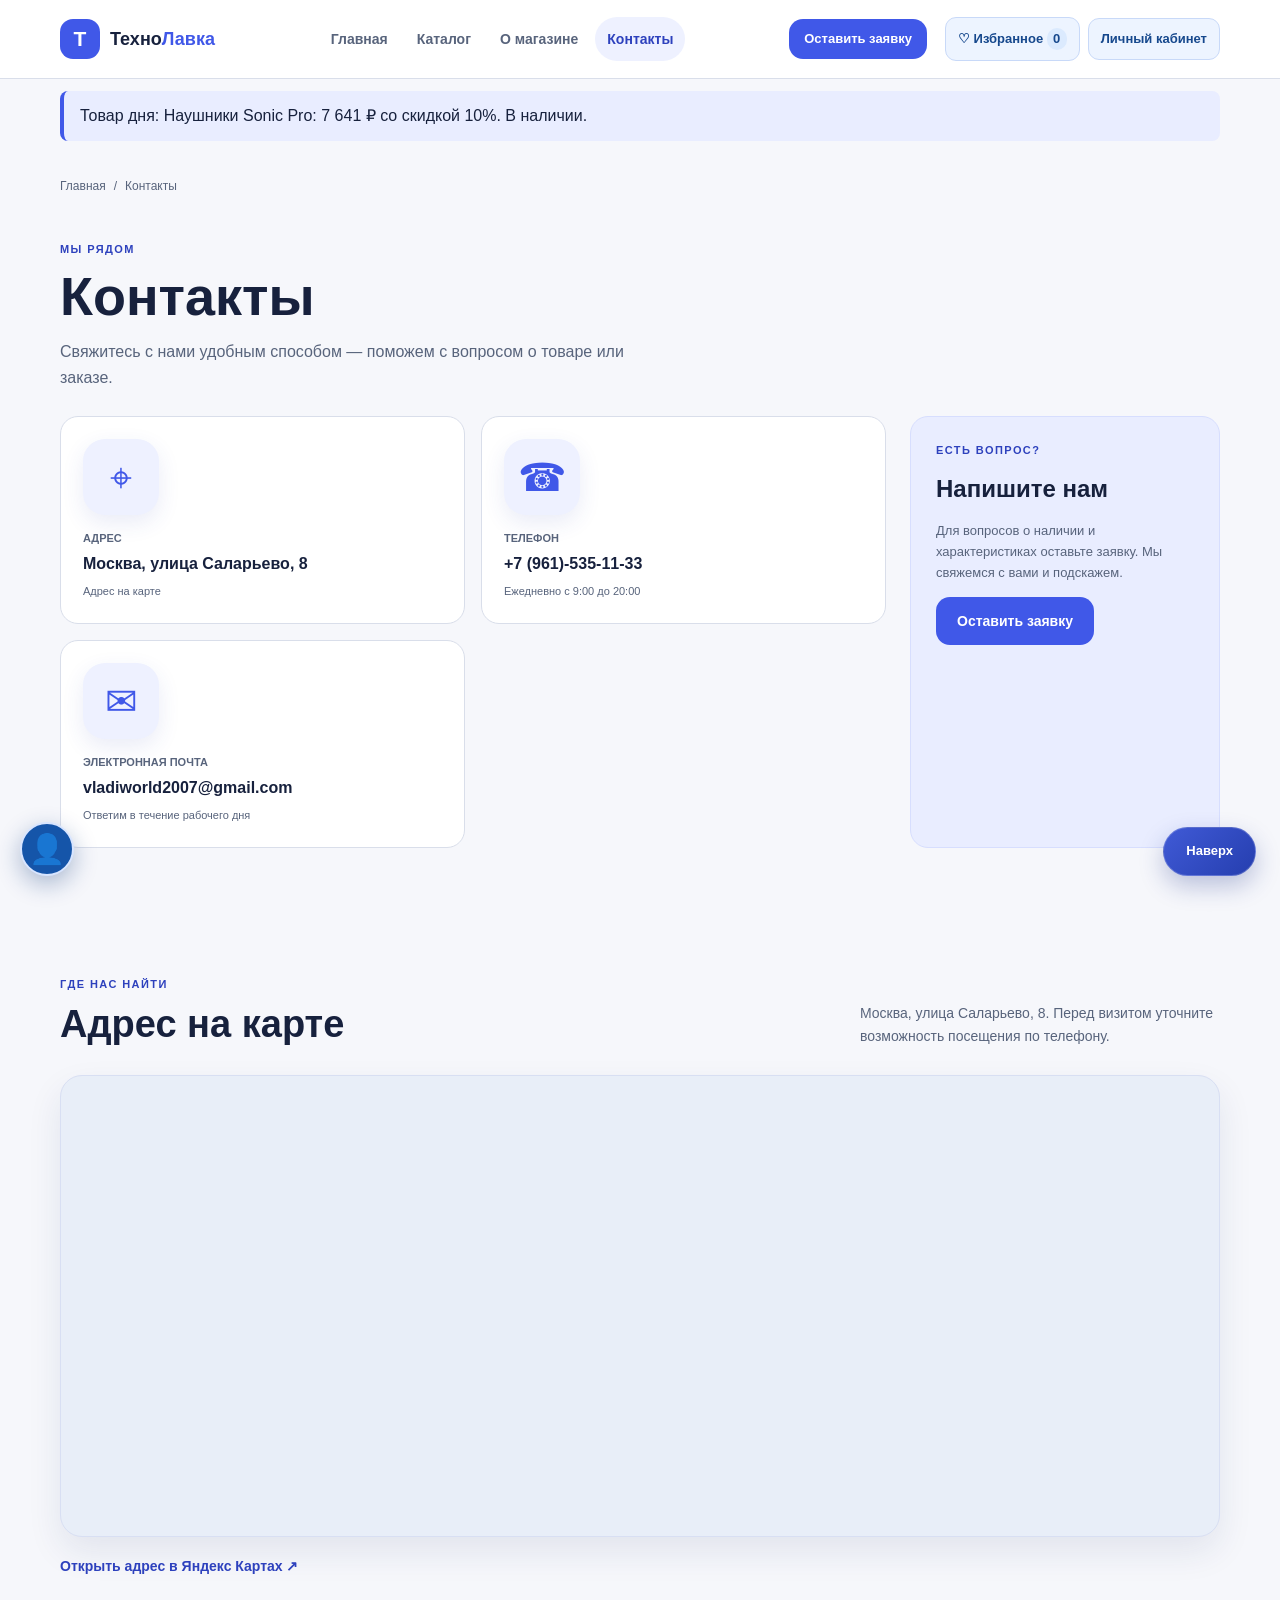
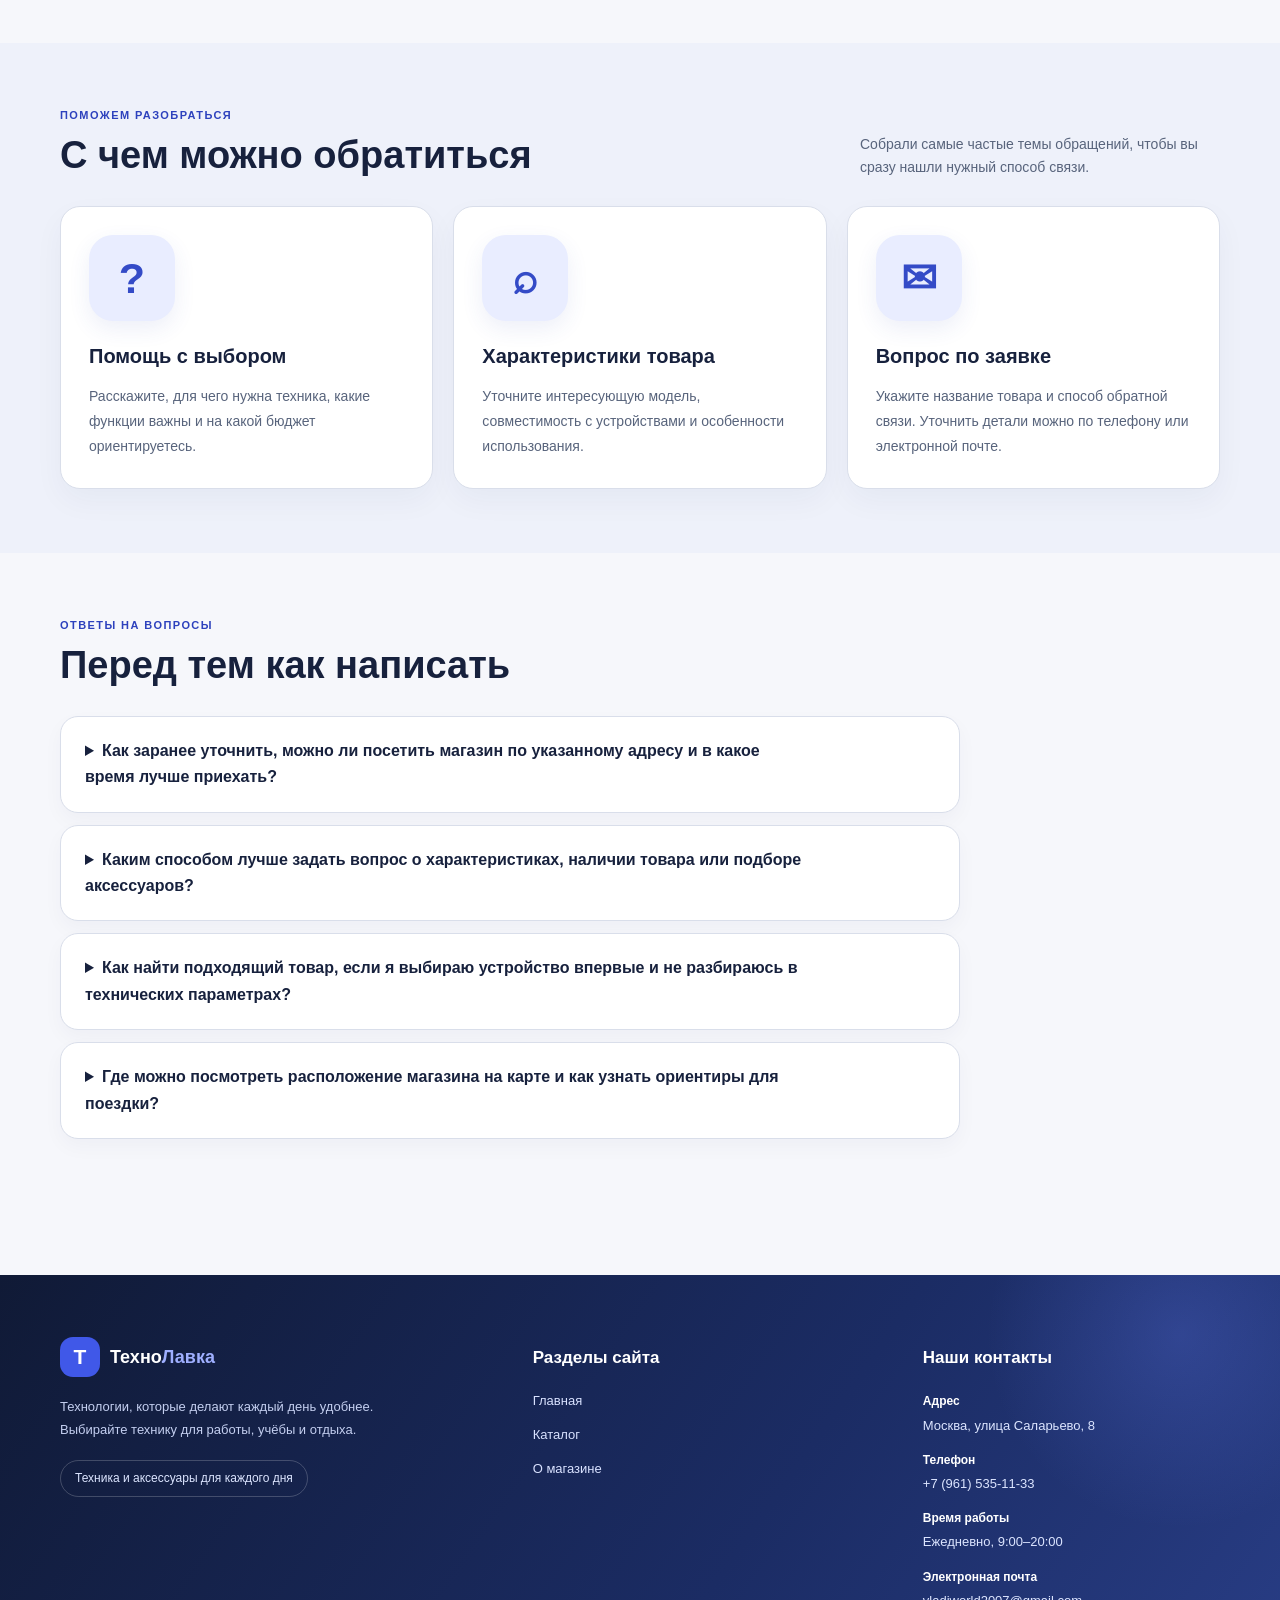
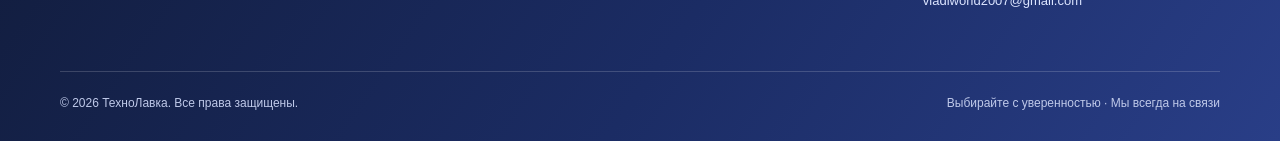
<file: contacts.html>
<!DOCTYPE html>

<html lang="ru">
<head>
<meta charset="utf-8"/>
<meta content="width=device-width, initial-scale=1" name="viewport"/>
<meta content="Телефон, электронная почта и адрес интернет-магазина ТехноЛавка." name="description"/>
<meta content="website" property="og:type"/>
<meta content="Контакты — ТехноЛавка" property="og:title"/>
<meta content="Телефон, электронная почта и адрес интернет-магазина ТехноЛавка." property="og:description"/>
<meta content="https://vladiworld2007-droid.github.io/frontend-practice/contacts.html" property="og:url"/>
<meta content="https://vladiworld2007-droid.github.io/frontend-practice/images/og-cover.svg" property="og:image"/>
<meta content="#f6f7fb" name="theme-color"/>
<title>Контакты — ТехноЛавка</title>
<link href="images/mark.svg" rel="icon" type="image/svg+xml"/>
<link href="css/style.css" rel="stylesheet"/><link href="css/responsive.css" rel="stylesheet"/>
<script defer="True" src="js/data.js"></script><script defer="True" src="js/catalog-products.js"></script><script defer="" src="js/main.js"></script>
<script defer="True" src="js/features.js"></script></head>
<body id="top">
<a class="skip-link" href="#main-content">Перейти к содержимому</a>
<header class="site-header"><div class="site-header__inner container">
<a aria-label="ТехноЛавка — главная" class="site-logo" href="index.html"><span aria-hidden="true" class="site-logo__mark">Т</span><span class="site-logo__text">Техно<span>Лавка</span></span></a>
<nav aria-label="Основная навигация" class="site-nav"><ul class="site-nav__list"><li class="site-nav__item"><a class="site-nav__link" href="index.html">Главная</a></li><li class="site-nav__item"><a class="site-nav__link" href="catalog.html">Каталог</a></li><li class="site-nav__item"><a class="site-nav__link" href="pages/about.html">О магазине</a></li><li class="site-nav__item"><a aria-current="page" class="site-nav__link site-nav__link--active" href="contacts.html">Контакты</a></li></ul></nav>
<a class="button button--small button--primary site-header__action" href="order.html">Оставить заявку</a>
</div></header>
<main id="main-content"><p aria-live="polite" class="js-message container" id="js-message"></p>
<nav aria-label="Хлебные крошки" class="breadcrumbs container"><ol class="breadcrumbs__list"><li class="breadcrumbs__item"><a href="index.html">Главная</a></li><li aria-current="page" class="breadcrumbs__item">Контакты</li></ol></nav>
<section class="page-intro container"><p class="eyebrow">Мы рядом</p><h1 class="page-intro__title">Контакты</h1><p class="page-intro__text">Свяжитесь с нами удобным способом — поможем с вопросом о товаре или заказе.</p></section>
<section class="container contacts-layout"><div class="contacts-grid"><article class="contact-card"><span aria-hidden="true" class="contact-card__icon">⌖</span><p class="contact-card__label">Адрес</p><p class="contact-card__value">Москва, улица Саларьево, 8</p><p class="contact-card__note">Адрес на карте</p></article><article class="contact-card"><span aria-hidden="true" class="contact-card__icon">☎</span><p class="contact-card__label">Телефон</p><a class="contact-card__value" href="tel:+79615351133">+7 (961)-535-11-33</a><p class="contact-card__note">Ежедневно с 9:00 до 20:00</p></article><article class="contact-card"><span aria-hidden="true" class="contact-card__icon">✉</span><p class="contact-card__label">Электронная почта</p><a class="contact-card__value" href="mailto:vladiworld2007@gmail.com">vladiworld2007@gmail.com</a><p class="contact-card__note">Ответим в течение рабочего дня</p></article></div><aside class="contacts-note"><p class="eyebrow">Есть вопрос?</p><h2>Напишите нам</h2><p>Для вопросов о наличии и характеристиках оставьте заявку. Мы свяжемся с вами и подскажем.</p><a class="button button--primary" href="order.html">Оставить заявку</a></aside></section><section aria-labelledby="map-title" class="section container map-section"><div class="section-heading"><div><p class="eyebrow">Где нас найти</p><h2 class="section-heading__title" id="map-title">Адрес на карте</h2></div><p class="section-heading__text">Москва, улица Саларьево, 8. Перед визитом уточните возможность посещения по телефону.</p></div><div class="map-frame"><iframe allowfullscreen="" loading="lazy" referrerpolicy="no-referrer-when-downgrade" src="https://yandex.ru/map-widget/v1/?text=%D0%9C%D0%BE%D1%81%D0%BA%D0%B2%D0%B0%2C%20%D1%83%D0%BB%D0%B8%D1%86%D0%B0%20%D0%A1%D0%B0%D0%BB%D0%B0%D1%80%D1%8C%D0%B5%D0%B2%D0%BE%2C%208&amp;z=15" title="Яндекс Карты — Москва, улица Саларьево, 8"></iframe></div><p class="map-section__link"><a class="text-link" href="https://yandex.ru/maps/?text=%D0%9C%D0%BE%D1%81%D0%BA%D0%B2%D0%B0%2C%20%D1%83%D0%BB%D0%B8%D1%86%D0%B0%20%D0%A1%D0%B0%D0%BB%D0%B0%D1%80%D1%8C%D0%B5%D0%B2%D0%BE%2C%208" rel="noopener noreferrer" target="_blank">Открыть адрес в Яндекс Картах ↗</a></p></section><section class="section section--tinted"><div class="container"><div class="section-heading"><div><p class="eyebrow">Поможем разобраться</p><h2 class="section-heading__title">С чем можно обратиться</h2></div><p class="section-heading__text">Собрали самые частые темы обращений, чтобы вы сразу нашли нужный способ связи.</p></div><div class="info-grid"><article class="info-card"><span aria-hidden="true" class="info-card__icon">?</span><h3>Помощь с выбором</h3><p>Расскажите, для чего нужна техника, какие функции важны и на какой бюджет ориентируетесь.</p></article><article class="info-card"><span aria-hidden="true" class="info-card__icon">⌕</span><h3>Характеристики товара</h3><p>Уточните интересующую модель, совместимость с устройствами и особенности использования.</p></article><article class="info-card"><span aria-hidden="true" class="info-card__icon">✉</span><h3>Вопрос по заявке</h3><p>Укажите название товара и способ обратной связи. Уточнить детали можно по телефону или электронной почте.</p></article></div></div></section><section class="section container"><div class="section-heading"><div><p class="eyebrow">Ответы на вопросы</p><h2 class="section-heading__title">Перед тем как написать</h2></div></div><div class="contact-faq"><details class="faq-item"><summary>Как заранее уточнить, можно ли посетить магазин по указанному адресу и в какое время лучше приехать?</summary><p>Позвоните по указанному номеру перед визитом. Мы рекомендуем заранее согласовать время и уточнить возможность посещения.</p></details><details class="faq-item"><summary>Каким способом лучше задать вопрос о характеристиках, наличии товара или подборе аксессуаров?</summary><p>Можно позвонить в часы связи или написать на электронную почту. Укажите название модели и интересующие характеристики, чтобы вопрос был понятнее.</p></details><details class="faq-item"><summary>Как найти подходящий товар, если я выбираю устройство впервые и не разбираюсь в технических параметрах?</summary><p>Начните с каталога: там представлены описания и основные параметры. Если остались вопросы, напишите нам, для каких задач нужна техника.</p></details><details class="faq-item"><summary>Где можно посмотреть расположение магазина на карте и как узнать ориентиры для поездки?</summary><p>В разделе ниже размещена Яндекс-карта. Вы можете открыть адрес в картографическом сервисе и построить маршрут от удобной точки.</p></details></div></section>
</main>
<footer class="site-footer"><div class="container footer-main"><div class="footer-brand"><a class="site-logo site-logo--footer" href="index.html"><span aria-hidden="true" class="site-logo__mark">Т</span><span class="site-logo__text">Техно<span>Лавка</span></span></a><p class="site-footer__note">Технологии, которые делают каждый день удобнее. Выбирайте технику для работы, учёбы и отдыха.</p><span class="footer-tag">Техника и аксессуары для каждого дня</span></div><nav aria-label="Навигация в подвале" class="footer-nav"><h2>Разделы сайта</h2><div class="site-footer__links"><a href="index.html">Главная</a><a href="catalog.html">Каталог</a><a href="pages/about.html">О магазине</a></div></nav><div class="footer-contact"><h2>Наши контакты</h2><p class="footer-contact__detail"><strong>Адрес</strong><span>Москва, улица Саларьево, 8</span></p><p class="footer-contact__detail"><strong>Телефон</strong><a href="tel:+79615351133">+7 (961) 535-11-33</a></p><p class="footer-contact__detail"><strong>Время работы</strong><span>Ежедневно, 9:00–20:00</span></p><p class="footer-contact__detail"><strong>Электронная почта</strong><a href="mailto:vladiworld2007@gmail.com">vladiworld2007@gmail.com</a></p></div></div><div class="container footer-bottom"><p class="site-footer__copy">© 2026 ТехноЛавка. Все права защищены.</p><p>Выбирайте с уверенностью · Мы всегда на связи</p></div></footer>
<a aria-label="Вернуться наверх страницы" class="back-to-top" href="#top">Наверх</a>
</body>
</html>
</file>
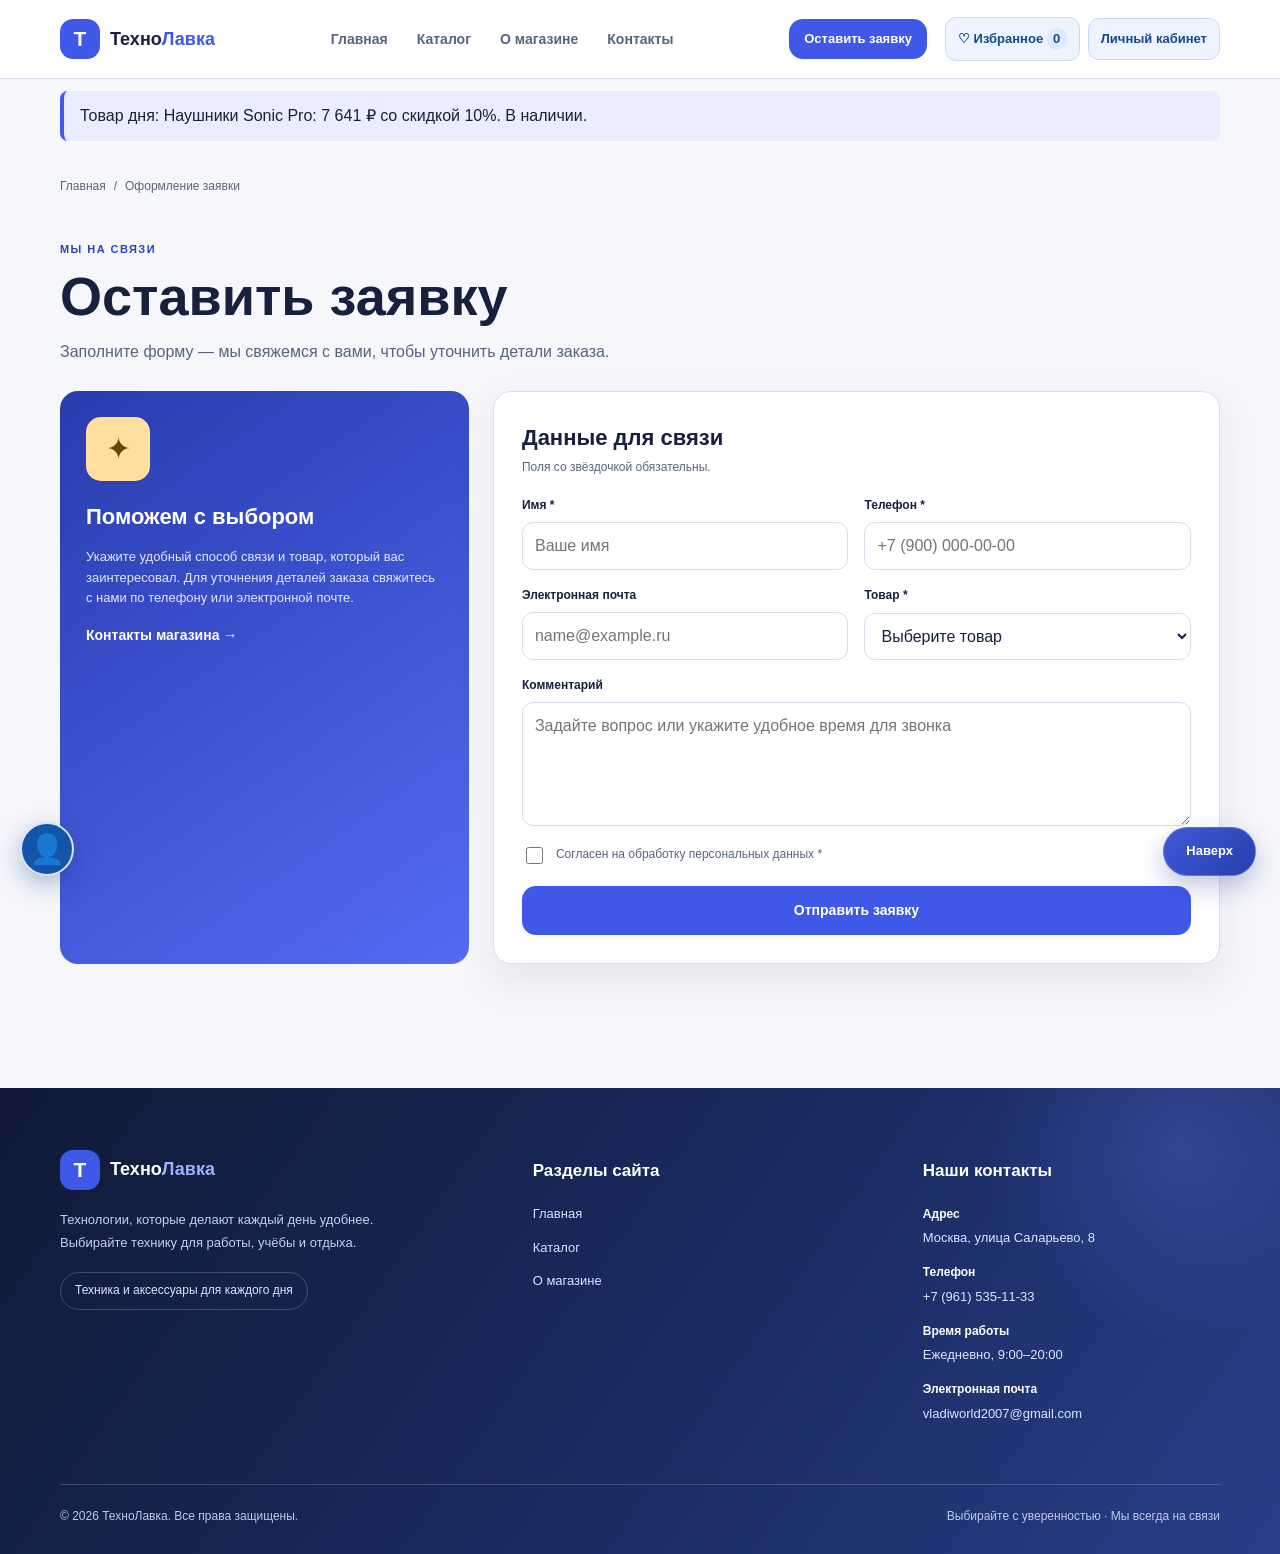
<file: order.html>
<!DOCTYPE html>

<html lang="ru">
<head>
<meta charset="utf-8"/>
<meta content="width=device-width, initial-scale=1" name="viewport"/>
<meta content="Оставьте заявку на товар в ТехноЛавке. Форма с проверкой заполнения." name="description"/>
<meta content="website" property="og:type"/>
<meta content="Оформление заявки — ТехноЛавка" property="og:title"/>
<meta content="Оставьте заявку на товар в ТехноЛавке. Форма с проверкой заполнения." property="og:description"/>
<meta content="https://vladiworld2007-droid.github.io/frontend-practice/order.html" property="og:url"/>
<meta content="https://vladiworld2007-droid.github.io/frontend-practice/images/og-cover.svg" property="og:image"/>
<meta content="#f6f7fb" name="theme-color"/>
<title>Оформление заявки — ТехноЛавка</title>
<link href="images/mark.svg" rel="icon" type="image/svg+xml"/>
<link href="css/style.css" rel="stylesheet"/><link href="css/responsive.css" rel="stylesheet"/>
<script defer="True" src="js/data.js"></script><script defer="True" src="js/catalog-products.js"></script><script defer="" src="js/main.js"></script>
<script defer="True" src="js/features.js"></script></head>
<body id="top">
<a class="skip-link" href="#main-content">Перейти к содержимому</a>
<header class="site-header"><div class="site-header__inner container">
<a aria-label="ТехноЛавка — главная" class="site-logo" href="index.html"><span aria-hidden="true" class="site-logo__mark">Т</span><span class="site-logo__text">Техно<span>Лавка</span></span></a>
<nav aria-label="Основная навигация" class="site-nav"><ul class="site-nav__list"><li class="site-nav__item"><a class="site-nav__link" href="index.html">Главная</a></li><li class="site-nav__item"><a class="site-nav__link" href="catalog.html">Каталог</a></li><li class="site-nav__item"><a class="site-nav__link" href="pages/about.html">О магазине</a></li><li class="site-nav__item"><a class="site-nav__link" href="contacts.html">Контакты</a></li></ul></nav>
<a class="button button--small button--primary site-header__action" href="order.html">Оставить заявку</a>
</div></header>
<main id="main-content"><p aria-live="polite" class="js-message container" id="js-message"></p>
<nav aria-label="Хлебные крошки" class="breadcrumbs container"><ol class="breadcrumbs__list"><li class="breadcrumbs__item"><a href="index.html">Главная</a></li><li aria-current="page" class="breadcrumbs__item">Оформление заявки</li></ol></nav>
<section class="page-intro container"><p class="eyebrow">Мы на связи</p><h1 class="page-intro__title">Оставить заявку</h1><p class="page-intro__text">Заполните форму — мы свяжемся с вами, чтобы уточнить детали заказа.</p></section>
<section class="order-page container"><div class="order-page__aside"><span aria-hidden="true" class="order-page__icon">✦</span><h2 class="order-page__aside-title">Поможем с выбором</h2><p>Укажите удобный способ связи и товар, который вас заинтересовал. Для уточнения деталей заказа свяжитесь с нами по телефону или электронной почте.</p><a class="text-link" href="contacts.html">Контакты магазина →</a></div><form class="order-page-form" id="order-page-form"><div class="order-page-form__heading"><h2>Данные для связи</h2><p>Поля со звёздочкой обязательны.</p></div><div class="order-page-form__grid"><div class="form-field"><label class="form-field__label" for="order-name">Имя <span aria-hidden="true">*</span></label><input autocomplete="name" class="form-field__control" id="order-name" minlength="2" name="name" placeholder="Ваше имя" required="" type="text"/></div><div class="form-field"><label class="form-field__label" for="order-phone">Телефон <span aria-hidden="true">*</span></label><input autocomplete="tel" class="form-field__control" id="order-phone" name="phone" pattern="\+7 \(\d{3}\) \d{3}-\d{2}-\d{2}" placeholder="+7 (900) 000-00-00" required="" type="tel"/></div><div class="form-field"><label class="form-field__label" for="order-email">Электронная почта</label><input autocomplete="email" class="form-field__control" id="order-email" name="email" placeholder="name@example.ru" type="email"/></div><div class="form-field"><label class="form-field__label" for="order-product">Товар <span aria-hidden="true">*</span></label><select class="form-field__control" id="order-product" name="product" required=""><option value="">Выберите товар</option><option value="headphones">Наушники Sonic Pro</option><option value="watch">Смарт-часы Pulse 2</option><option value="speaker">Колонка SoundGo</option><option value="keyboard">Клавиатура MechType</option><option value="mouse">Мышь AirClick</option><option value="powerbank">Powerbank Volt 20K</option><option value="Наушники Sonic Lite">Наушники Sonic Lite</option><option value="Часы Pulse Active">Часы Pulse Active</option><option value="Колонка SoundGo Mini">Колонка SoundGo Mini</option><option value="Клавиатура MechType Mini">Клавиатура MechType Mini</option><option value="Мышь AirClick Silent">Мышь AirClick Silent</option><option value="Powerbank Volt 10K">Powerbank Volt 10K</option><option value="Наушники Sonic Studio">Наушники Sonic Studio</option><option value="Часы Pulse Neo">Часы Pulse Neo</option><option value="Колонка SoundGo Plus">Колонка SoundGo Plus</option></select></div><div class="form-field order-page-form__wide"><label class="form-field__label" for="order-comment">Комментарий</label><textarea class="form-field__control form-field__control--textarea" id="order-comment" name="comment" placeholder="Задайте вопрос или укажите удобное время для звонка" rows="4"></textarea></div></div><label class="form-check"><input class="form-check__input" name="agreement" required="" type="checkbox"/><span class="form-check__label">Согласен на обработку персональных данных <span aria-hidden="true">*</span></span></label><button class="button button--primary" type="submit">Отправить заявку</button><p class="form-status" hidden="" id="order-page-status" role="status" tabindex="-1">Форма заполнена. Для продолжения оформления свяжитесь с нами через раздел «Контакты».</p></form></section>
</main>
<footer class="site-footer"><div class="container footer-main"><div class="footer-brand"><a class="site-logo site-logo--footer" href="index.html"><span aria-hidden="true" class="site-logo__mark">Т</span><span class="site-logo__text">Техно<span>Лавка</span></span></a><p class="site-footer__note">Технологии, которые делают каждый день удобнее. Выбирайте технику для работы, учёбы и отдыха.</p><span class="footer-tag">Техника и аксессуары для каждого дня</span></div><nav aria-label="Навигация в подвале" class="footer-nav"><h2>Разделы сайта</h2><div class="site-footer__links"><a href="index.html">Главная</a><a href="catalog.html">Каталог</a><a href="pages/about.html">О магазине</a></div></nav><div class="footer-contact"><h2>Наши контакты</h2><p class="footer-contact__detail"><strong>Адрес</strong><span>Москва, улица Саларьево, 8</span></p><p class="footer-contact__detail"><strong>Телефон</strong><a href="tel:+79615351133">+7 (961) 535-11-33</a></p><p class="footer-contact__detail"><strong>Время работы</strong><span>Ежедневно, 9:00–20:00</span></p><p class="footer-contact__detail"><strong>Электронная почта</strong><a href="mailto:vladiworld2007@gmail.com">vladiworld2007@gmail.com</a></p></div></div><div class="container footer-bottom"><p class="site-footer__copy">© 2026 ТехноЛавка. Все права защищены.</p><p>Выбирайте с уверенностью · Мы всегда на связи</p></div></footer>
<a aria-label="Вернуться наверх страницы" class="back-to-top" href="#top">Наверх</a>
</body>
</html>
</file>
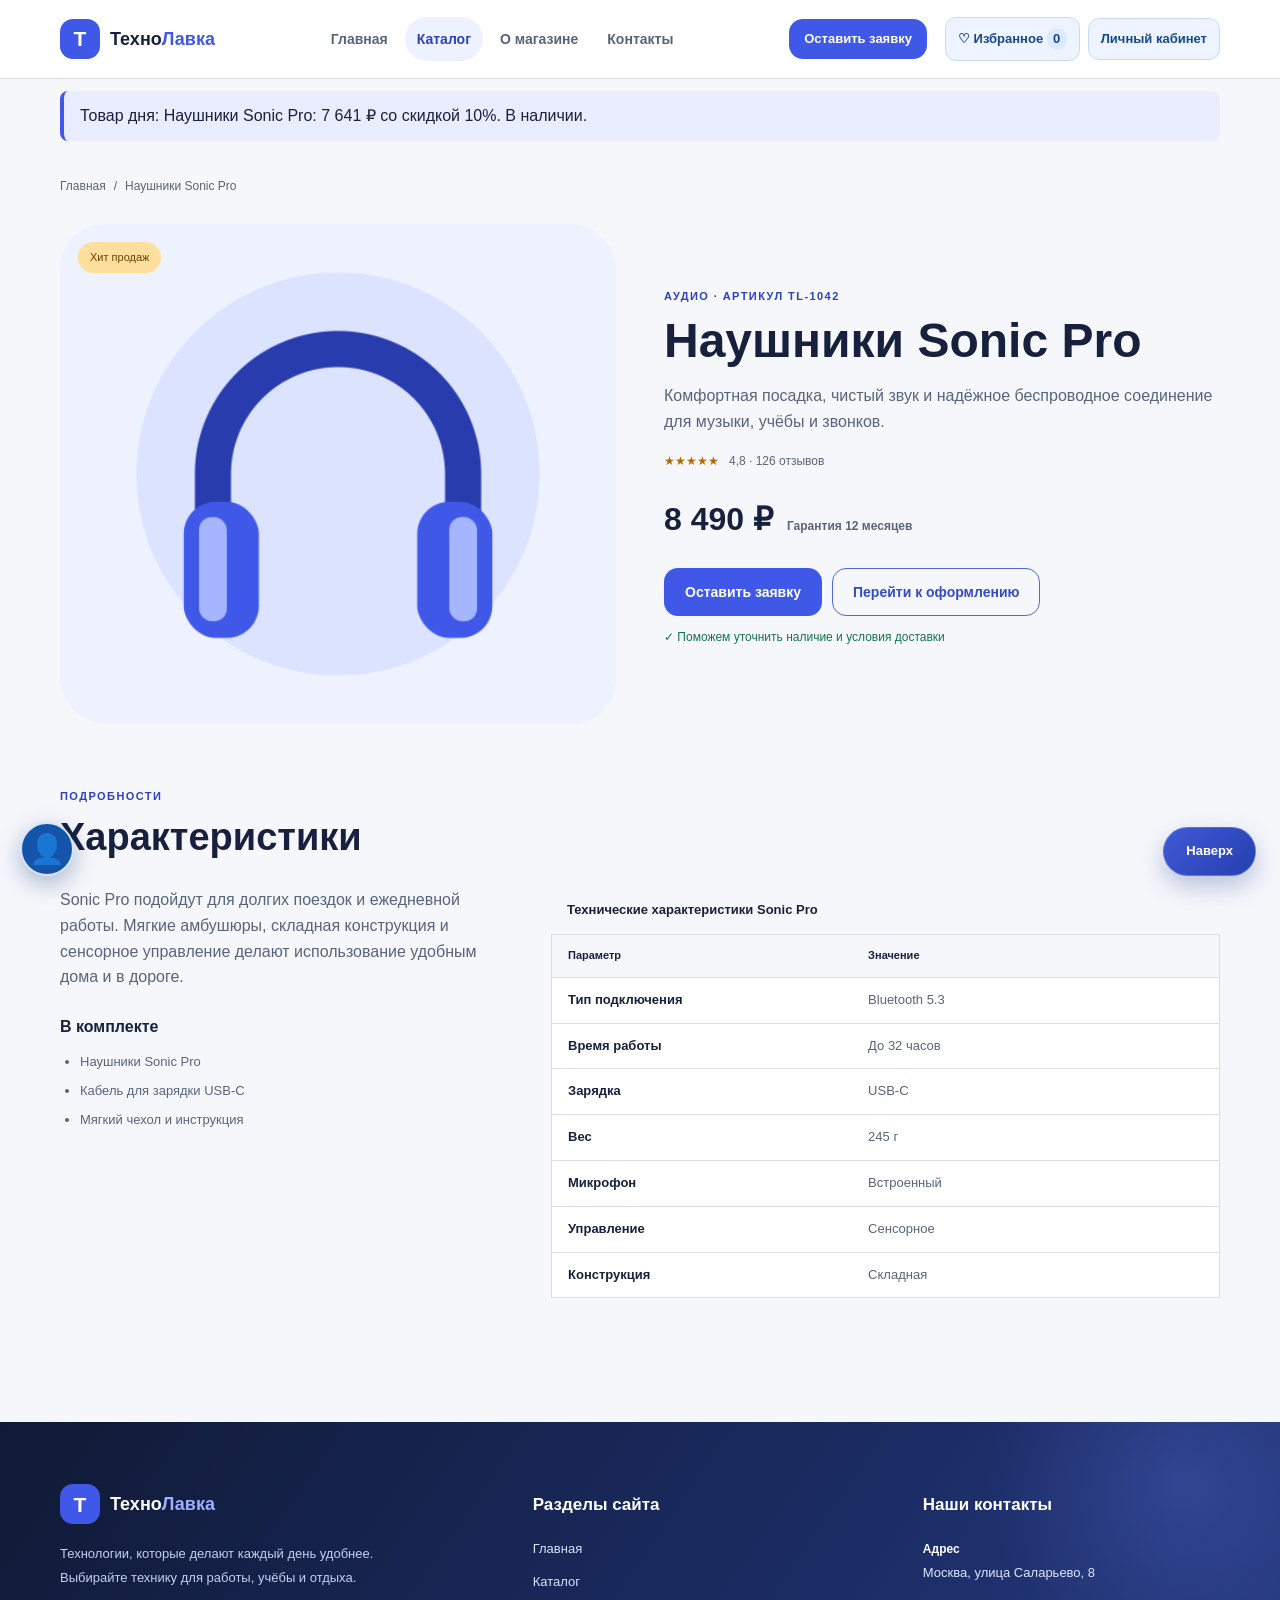
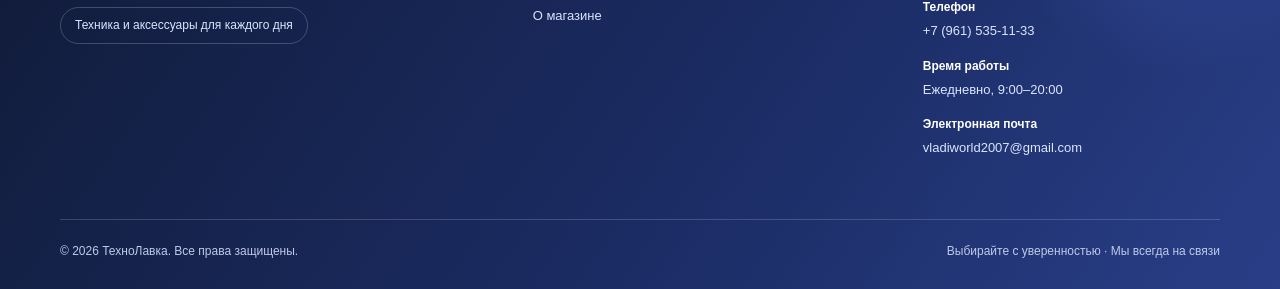
<file: product.html>
<!DOCTYPE html>

<html lang="ru">
<head>
<meta charset="utf-8"/>
<meta content="width=device-width, initial-scale=1" name="viewport"/>
<meta content="Описание, цена и характеристики беспроводных наушников Sonic Pro." name="description"/>
<meta content="website" property="og:type"/>
<meta content="Наушники Sonic Pro — ТехноЛавка" property="og:title"/>
<meta content="Описание, цена и характеристики беспроводных наушников Sonic Pro." property="og:description"/>
<meta content="https://vladiworld2007-droid.github.io/frontend-practice/product.html" property="og:url"/>
<meta content="https://vladiworld2007-droid.github.io/frontend-practice/images/og-cover.svg" property="og:image"/>
<meta content="#f6f7fb" name="theme-color"/>
<title>Наушники Sonic Pro — ТехноЛавка</title>
<link href="images/mark.svg" rel="icon" type="image/svg+xml"/>
<link href="css/style.css" rel="stylesheet"/><link href="css/responsive.css" rel="stylesheet"/>
<script defer="True" src="js/data.js"></script><script defer="True" src="js/catalog-products.js"></script><script defer="" src="js/main.js"></script>
<script defer="True" src="js/features.js"></script></head>
<body id="top">
<a class="skip-link" href="#main-content">Перейти к содержимому</a>
<header class="site-header"><div class="site-header__inner container">
<a aria-label="ТехноЛавка — главная" class="site-logo" href="index.html"><span aria-hidden="true" class="site-logo__mark">Т</span><span class="site-logo__text">Техно<span>Лавка</span></span></a>
<nav aria-label="Основная навигация" class="site-nav"><ul class="site-nav__list"><li class="site-nav__item"><a class="site-nav__link" href="index.html">Главная</a></li><li class="site-nav__item"><a aria-current="page" class="site-nav__link site-nav__link--active" href="catalog.html">Каталог</a></li><li class="site-nav__item"><a class="site-nav__link" href="pages/about.html">О магазине</a></li><li class="site-nav__item"><a class="site-nav__link" href="contacts.html">Контакты</a></li></ul></nav>
<a class="button button--small button--primary site-header__action" href="order.html">Оставить заявку</a>
</div></header>
<main id="main-content"><p aria-live="polite" class="js-message container" id="js-message"></p>
<nav aria-label="Хлебные крошки" class="breadcrumbs container"><ol class="breadcrumbs__list"><li class="breadcrumbs__item"><a href="index.html">Главная</a></li><li aria-current="page" class="breadcrumbs__item">Наушники Sonic Pro</li></ol></nav>
<section class="product-detail container"><div class="product-detail__visual"><span class="product-detail__badge">Хит продаж</span><img alt="Синие беспроводные наушники Sonic Pro" class="product-detail__image" decoding="async" height="360" loading="eager" sizes="(max-width: 767px) 100vw, (max-width: 1023px) 50vw, 33vw" src="images/headphones.svg" srcset="images/headphones-480.png 480w, images/headphones-960.png 960w" width="400"/></div><div class="product-detail__content"><p class="eyebrow">Аудио · Артикул TL-1042</p><h1 class="product-detail__title">Наушники Sonic Pro</h1><p class="product-detail__lead">Комфортная посадка, чистый звук и надёжное беспроводное соединение для музыки, учёбы и звонков.</p><div class="product-detail__rating"><span aria-label="Оценка 4,8 из 5">★★★★★</span> <span>4,8 · 126 отзывов</span></div><p class="product-detail__price">8 490 ₽ <span>Гарантия 12 месяцев</span></p><div class="product-detail__actions"><button class="button button--primary" data-dialog-open="" data-product="Наушники Sonic Pro" type="button">Оставить заявку</button><a class="button button--outline" href="order.html?product=headphones">Перейти к оформлению</a></div><p class="product-detail__delivery">✓ Поможем уточнить наличие и условия доставки</p></div></section>
<section class="section container product-info"><div class="section-heading"><div><p class="eyebrow">Подробности</p><h2 class="section-heading__title">Характеристики</h2></div></div><div class="product-info__layout"><div><p class="product-info__text">Sonic Pro подойдут для долгих поездок и ежедневной работы. Мягкие амбушюры, складная конструкция и сенсорное управление делают использование удобным дома и в дороге.</p><h3 class="product-info__subtitle">В комплекте</h3><ul class="check-list"><li>Наушники Sonic Pro</li><li>Кабель для зарядки USB-C</li><li>Мягкий чехол и инструкция</li></ul></div><div class="spec-table-wrap"><table class="spec-table"><caption>Технические характеристики Sonic Pro</caption><thead><tr><th scope="col">Параметр</th><th scope="col">Значение</th></tr></thead><tbody><tr><th scope="row">Тип подключения</th><td>Bluetooth 5.3</td></tr><tr><th scope="row">Время работы</th><td>До 32 часов</td></tr><tr><th scope="row">Зарядка</th><td>USB-C</td></tr><tr><th scope="row">Вес</th><td>245 г</td></tr><tr><th scope="row">Микрофон</th><td>Встроенный</td></tr><tr><th scope="row">Управление</th><td>Сенсорное</td></tr><tr><th scope="row">Конструкция</th><td>Складная</td></tr></tbody></table></div></div></section>
</main>
<footer class="site-footer"><div class="container footer-main"><div class="footer-brand"><a class="site-logo site-logo--footer" href="index.html"><span aria-hidden="true" class="site-logo__mark">Т</span><span class="site-logo__text">Техно<span>Лавка</span></span></a><p class="site-footer__note">Технологии, которые делают каждый день удобнее. Выбирайте технику для работы, учёбы и отдыха.</p><span class="footer-tag">Техника и аксессуары для каждого дня</span></div><nav aria-label="Навигация в подвале" class="footer-nav"><h2>Разделы сайта</h2><div class="site-footer__links"><a href="index.html">Главная</a><a href="catalog.html">Каталог</a><a href="pages/about.html">О магазине</a></div></nav><div class="footer-contact"><h2>Наши контакты</h2><p class="footer-contact__detail"><strong>Адрес</strong><span>Москва, улица Саларьево, 8</span></p><p class="footer-contact__detail"><strong>Телефон</strong><a href="tel:+79615351133">+7 (961) 535-11-33</a></p><p class="footer-contact__detail"><strong>Время работы</strong><span>Ежедневно, 9:00–20:00</span></p><p class="footer-contact__detail"><strong>Электронная почта</strong><a href="mailto:vladiworld2007@gmail.com">vladiworld2007@gmail.com</a></p></div></div><div class="container footer-bottom"><p class="site-footer__copy">© 2026 ТехноЛавка. Все права защищены.</p><p>Выбирайте с уверенностью · Мы всегда на связи</p></div></footer>
<dialog aria-labelledby="order-dialog-title" class="order-dialog" id="order-dialog">
<div class="order-dialog__header"><p class="eyebrow">Быстрая заявка</p><h2 class="order-dialog__title" id="order-dialog-title">Оформить заказ</h2><button aria-label="Закрыть окно" class="icon-button order-dialog__close" data-dialog-close="" type="button">×</button></div>
<p class="order-dialog__intro">Укажите товар и контактные данные. Для завершения оформления свяжитесь с нами через раздел «Контакты».</p>
<form class="order-form" id="order-form">
<input id="selected-product" name="product" type="hidden"/>
<div class="form-field"><label class="form-field__label" for="dialog-name">Имя</label><input autocomplete="name" class="form-field__control" id="dialog-name" minlength="2" name="name" placeholder="Как к вам обращаться?" required="" type="text"/></div>
<div class="form-field"><label class="form-field__label" for="dialog-phone">Телефон</label><input aria-describedby="dialog-phone-hint" autocomplete="tel" class="form-field__control" id="dialog-phone" name="phone" pattern="\+7 \(\d{3}\) \d{3}-\d{2}-\d{2}" placeholder="+7 (900) 000-00-00" required="" type="tel"/><small class="form-field__hint" id="dialog-phone-hint">Формат: +7 (900) 000-00-00</small></div>
<label class="form-check"><input class="form-check__input" name="agreement" required="" type="checkbox"/><span class="form-check__label">Согласен на обработку данных</span></label>
<div class="order-form__actions"><button class="button button--primary" type="submit">Отправить заявку</button><button class="button button--quiet" data-dialog-close="" type="button">Отмена</button></div>
</form>
<p class="form-status" hidden="" id="dialog-status" role="status">Форма заполнена. Для продолжения оформления свяжитесь с нами через раздел «Контакты».</p>
</dialog>
<a aria-label="Вернуться наверх страницы" class="back-to-top" href="#top">Наверх</a></body>
</html>
</file>
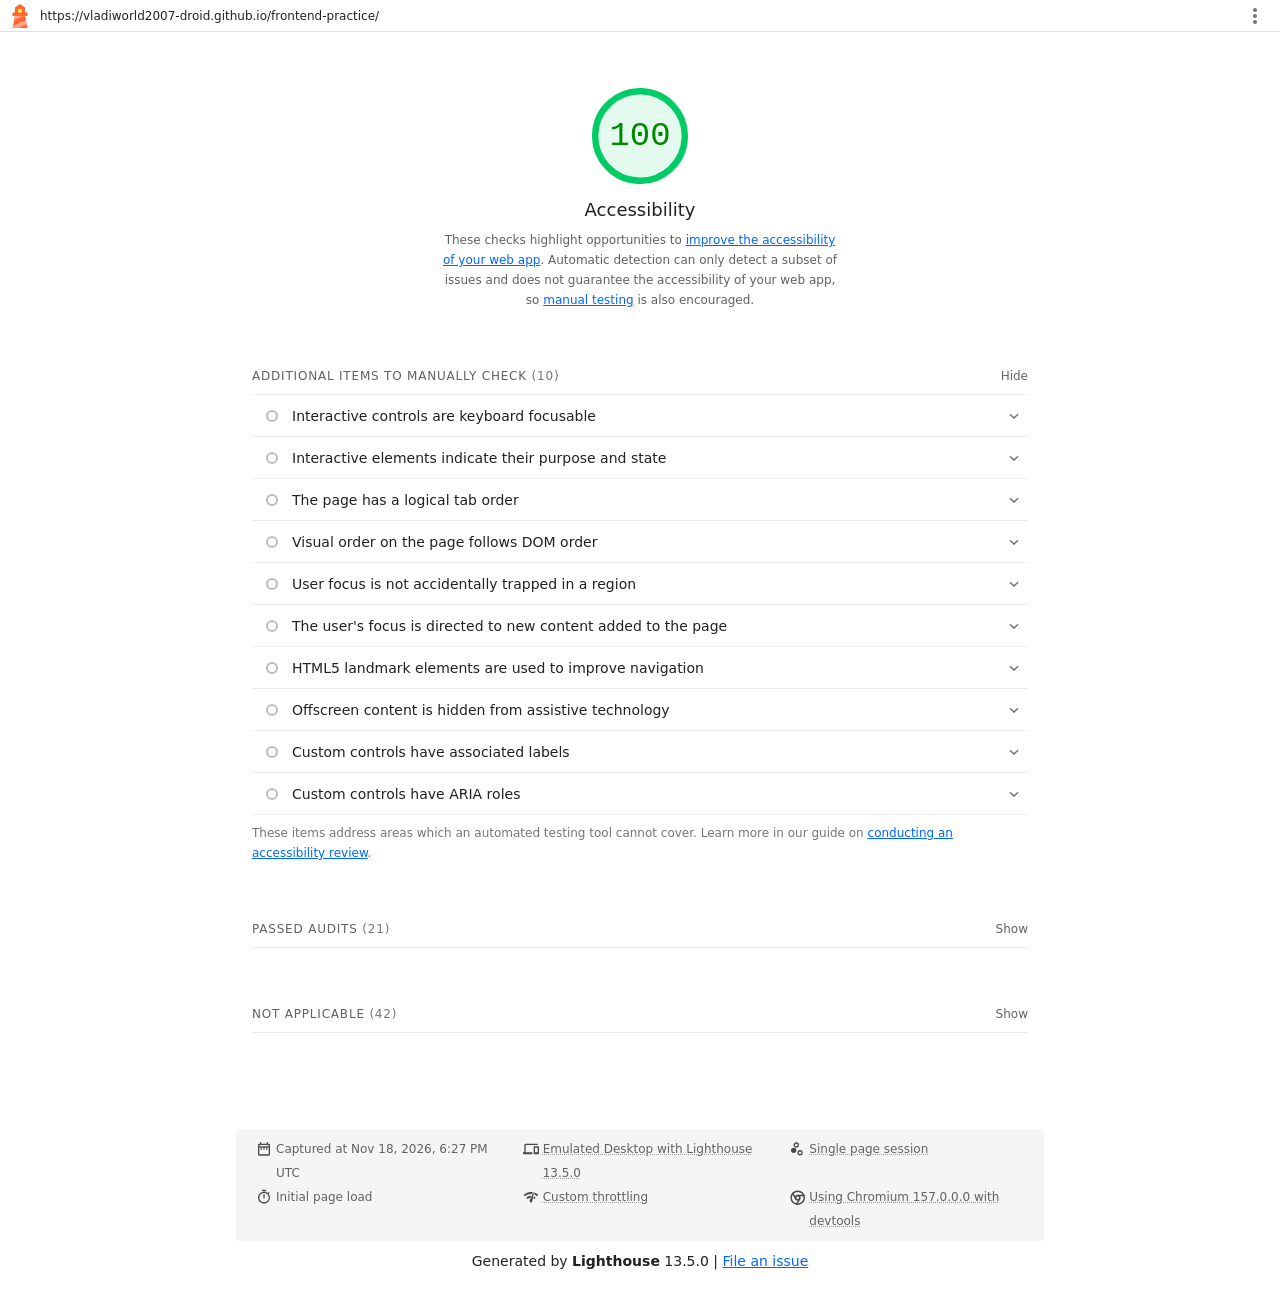
<file: lighthouse/vladiworld2007-droid.github.io-20261118T212716.html>
<!--
@license
Copyright 2018 Google LLC
SPDX-License-Identifier: Apache-2.0
-->
<!doctype html>
<html lang="en">
<head>
  <meta charset="utf-8">
  <meta name="viewport" content="width=device-width, initial-scale=1, minimum-scale=1">
  <link rel="icon" href='data:image/svg+xml;utf8,<svg fill="none" xmlns="http://www.w3.org/2000/svg" viewBox="0 0 48 48"><path d="m14 7 10-7 10 7v10h5v7h-5l5 24H9l5-24H9v-7h5V7Z" fill="%23F63"/><path d="M31.561 24H14l-1.689 8.105L31.561 24ZM18.983 48H9l1.022-4.907L35.723 32.27l1.663 7.98L18.983 48Z" fill="%23FFA385"/><path fill="%23FF3" d="M20.5 10h7v7h-7z"/></svg>'>
  <title>Lighthouse Report</title>
  <style>body {margin: 0}</style>
</head>
<body>
  <noscript>Lighthouse report requires JavaScript. Please enable.</noscript>

  <div id="lh-log"></div>

  <script>window.__LIGHTHOUSE_JSON__ = {"lighthouseVersion":"13.5.0","requestedUrl":"https://vladiworld2007-droid.github.io/frontend-practice/","mainDocumentUrl":"https://vladiworld2007-droid.github.io/frontend-practice/","finalDisplayedUrl":"https://vladiworld2007-droid.github.io/frontend-practice/","finalUrl":"https://vladiworld2007-droid.github.io/frontend-practice/","fetchTime":"2026-11-18T18:27:16.453Z","gatherMode":"navigation","runWarnings":[],"userAgent":"Mozilla/5.0 (Windows NT 10.0; Win64; x64) AppleWebKit/537.36 (KHTML, like Gecko) Chrome/157.0.0.0 Safari/537.36 Edg/157.0.0.0","environment":{"networkUserAgent":"Mozilla/5.0 (Macintosh; Intel Mac OS X 10_15_7) AppleWebKit/537.36 (KHTML, like Gecko) Chrome/157.0.0.0 Safari/537.36","hostUserAgent":"Mozilla/5.0 (Windows NT 10.0; Win64; x64) AppleWebKit/537.36 (KHTML, like Gecko) Chrome/157.0.0.0 Safari/537.36 Edg/157.0.0.0","benchmarkIndex":2416.5,"credits":{"axe-core":"4.13.0"}},"audits":{"accesskeys":{"id":"accesskeys","title":"`[accesskey]` values are unique","description":"Access keys let users quickly focus a part of the page. For proper navigation, each access key must be unique. [Learn more about access keys](https://dequeuniversity.com/rules/axe/4.13/accesskeys).","score":null,"scoreDisplayMode":"notApplicable"},"aria-allowed-attr":{"id":"aria-allowed-attr","title":"`[aria-*]` attributes match their roles","description":"Each ARIA `role` supports a specific subset of `aria-*` attributes. Mismatching these invalidates the `aria-*` attributes. [Learn how to match ARIA attributes to their roles](https://dequeuniversity.com/rules/axe/4.13/aria-allowed-attr).","score":1,"scoreDisplayMode":"binary","details":{"type":"table","headings":[{"key":"node","valueType":"node","subItemsHeading":{"key":"relatedNode","valueType":"node"},"label":"Failing Elements"}],"items":[]}},"aria-allowed-role":{"id":"aria-allowed-role","title":"Uses ARIA roles only on compatible elements","description":"Many HTML elements can only be assigned certain ARIA roles. Using ARIA roles where they are not allowed can interfere with the accessibility of the web page. [Learn more about ARIA roles](https://dequeuniversity.com/rules/axe/4.13/aria-allowed-role).","score":null,"scoreDisplayMode":"notApplicable"},"aria-command-name":{"id":"aria-command-name","title":"`button`, `link`, and `menuitem` elements have accessible names","description":"When an element doesn't have an accessible name, screen readers announce it with a generic name, making it unusable for users who rely on screen readers. [Learn how to make command elements more accessible](https://dequeuniversity.com/rules/axe/4.13/aria-command-name).","score":null,"scoreDisplayMode":"notApplicable"},"aria-conditional-attr":{"id":"aria-conditional-attr","title":"ARIA attributes are used as specified for the element's role","description":"Some ARIA attributes are only allowed on an element under certain conditions. [Learn more about conditional ARIA attributes](https://dequeuniversity.com/rules/axe/4.13/aria-conditional-attr).","score":1,"scoreDisplayMode":"binary","details":{"type":"table","headings":[{"key":"node","valueType":"node","subItemsHeading":{"key":"relatedNode","valueType":"node"},"label":"Failing Elements"}],"items":[]}},"aria-deprecated-role":{"id":"aria-deprecated-role","title":"Deprecated ARIA roles were not used","description":"Deprecated ARIA roles may not be processed correctly by assistive technology. [Learn more about deprecated ARIA roles](https://dequeuniversity.com/rules/axe/4.13/aria-deprecated-role).","score":null,"scoreDisplayMode":"notApplicable"},"aria-dialog-name":{"id":"aria-dialog-name","title":"Elements with `role=\"dialog\"` or `role=\"alertdialog\"` have accessible names.","description":"ARIA dialog elements without accessible names may prevent screen readers users from discerning the purpose of these elements. [Learn how to make ARIA dialog elements more accessible](https://dequeuniversity.com/rules/axe/4.13/aria-dialog-name).","score":null,"scoreDisplayMode":"notApplicable"},"aria-hidden-body":{"id":"aria-hidden-body","title":"`[aria-hidden=\"true\"]` is not present on the document `\u003cbody>`","description":"Assistive technologies, like screen readers, work inconsistently when `aria-hidden=\"true\"` is set on the document `\u003cbody>`. [Learn how `aria-hidden` affects the document body](https://dequeuniversity.com/rules/axe/4.13/aria-hidden-body).","score":1,"scoreDisplayMode":"binary","details":{"type":"table","headings":[{"key":"node","valueType":"node","subItemsHeading":{"key":"relatedNode","valueType":"node"},"label":"Failing Elements"}],"items":[]}},"aria-hidden-focus":{"id":"aria-hidden-focus","title":"`[aria-hidden=\"true\"]` elements do not contain focusable descendents","description":"Focusable descendents within an `[aria-hidden=\"true\"]` element prevent those interactive elements from being available to users of assistive technologies like screen readers. [Learn how `aria-hidden` affects focusable elements](https://dequeuniversity.com/rules/axe/4.13/aria-hidden-focus).","score":1,"scoreDisplayMode":"binary","details":{"type":"table","headings":[{"key":"node","valueType":"node","subItemsHeading":{"key":"relatedNode","valueType":"node"},"label":"Failing Elements"}],"items":[]}},"aria-input-field-name":{"id":"aria-input-field-name","title":"ARIA input fields have accessible names","description":"When an input field doesn't have an accessible name, screen readers announce it with a generic name, making it unusable for users who rely on screen readers. [Learn more about input field labels](https://dequeuniversity.com/rules/axe/4.13/aria-input-field-name).","score":null,"scoreDisplayMode":"notApplicable"},"aria-meter-name":{"id":"aria-meter-name","title":"ARIA `meter` elements have accessible names","description":"When a meter element doesn't have an accessible name, screen readers announce it with a generic name, making it unusable for users who rely on screen readers. [Learn how to name `meter` elements](https://dequeuniversity.com/rules/axe/4.13/aria-meter-name).","score":null,"scoreDisplayMode":"notApplicable"},"aria-progressbar-name":{"id":"aria-progressbar-name","title":"ARIA `progressbar` elements have accessible names","description":"When a `progressbar` element doesn't have an accessible name, screen readers announce it with a generic name, making it unusable for users who rely on screen readers. [Learn how to label `progressbar` elements](https://dequeuniversity.com/rules/axe/4.13/aria-progressbar-name).","score":null,"scoreDisplayMode":"notApplicable"},"aria-prohibited-attr":{"id":"aria-prohibited-attr","title":"Elements use only permitted ARIA attributes","description":"Using ARIA attributes in roles where they are prohibited can mean that important information is not communicated to users of assistive technologies. [Learn more about prohibited ARIA roles](https://dequeuniversity.com/rules/axe/4.13/aria-prohibited-attr).","score":1,"scoreDisplayMode":"binary","details":{"type":"table","headings":[{"key":"node","valueType":"node","subItemsHeading":{"key":"relatedNode","valueType":"node"},"label":"Failing Elements"}],"items":[]}},"aria-required-attr":{"id":"aria-required-attr","title":"`[role]`s have all required `[aria-*]` attributes","description":"Some ARIA roles have required attributes that describe the state of the element to screen readers. [Learn more about roles and required attributes](https://dequeuniversity.com/rules/axe/4.13/aria-required-attr).","score":null,"scoreDisplayMode":"notApplicable"},"aria-required-children":{"id":"aria-required-children","title":"Elements with an ARIA `[role]` that require children to contain a specific `[role]` have all required children.","description":"Some ARIA parent roles must contain specific child roles to perform their intended accessibility functions. [Learn more about roles and required children elements](https://dequeuniversity.com/rules/axe/4.13/aria-required-children).","score":null,"scoreDisplayMode":"notApplicable"},"aria-required-parent":{"id":"aria-required-parent","title":"`[role]`s are contained by their required parent element","description":"Some ARIA child roles must be contained by specific parent roles to properly perform their intended accessibility functions. [Learn more about ARIA roles and required parent element](https://dequeuniversity.com/rules/axe/4.13/aria-required-parent).","score":null,"scoreDisplayMode":"notApplicable"},"aria-roles":{"id":"aria-roles","title":"`[role]` values are valid","description":"ARIA roles must have valid values in order to perform their intended accessibility functions. [Learn more about valid ARIA roles](https://dequeuniversity.com/rules/axe/4.13/aria-roles).","score":null,"scoreDisplayMode":"notApplicable"},"aria-text":{"id":"aria-text","title":"Elements with the `role=text` attribute do not have focusable descendents.","description":"Adding `role=text` around a text node split by markup enables VoiceOver to treat it as one phrase, but the element's focusable descendents will not be announced. [Learn more about the `role=text` attribute](https://dequeuniversity.com/rules/axe/4.13/aria-text).","score":null,"scoreDisplayMode":"notApplicable"},"aria-toggle-field-name":{"id":"aria-toggle-field-name","title":"ARIA toggle fields have accessible names","description":"When a toggle field doesn't have an accessible name, screen readers announce it with a generic name, making it unusable for users who rely on screen readers. [Learn more about toggle fields](https://dequeuniversity.com/rules/axe/4.13/aria-toggle-field-name).","score":null,"scoreDisplayMode":"notApplicable"},"aria-tooltip-name":{"id":"aria-tooltip-name","title":"ARIA `tooltip` elements have accessible names","description":"When a tooltip element doesn't have an accessible name, screen readers announce it with a generic name, making it unusable for users who rely on screen readers. [Learn how to name `tooltip` elements](https://dequeuniversity.com/rules/axe/4.13/aria-tooltip-name).","score":null,"scoreDisplayMode":"notApplicable"},"aria-treeitem-name":{"id":"aria-treeitem-name","title":"ARIA `treeitem` elements have accessible names","description":"When a `treeitem` element doesn't have an accessible name, screen readers announce it with a generic name, making it unusable for users who rely on screen readers. [Learn more about labeling `treeitem` elements](https://dequeuniversity.com/rules/axe/4.13/aria-treeitem-name).","score":null,"scoreDisplayMode":"notApplicable"},"aria-valid-attr-value":{"id":"aria-valid-attr-value","title":"`[aria-*]` attributes have valid values","description":"Assistive technologies, like screen readers, can't interpret ARIA attributes with invalid values. [Learn more about valid values for ARIA attributes](https://dequeuniversity.com/rules/axe/4.13/aria-valid-attr-value).","score":1,"scoreDisplayMode":"binary","details":{"type":"table","headings":[{"key":"node","valueType":"node","subItemsHeading":{"key":"relatedNode","valueType":"node"},"label":"Failing Elements"}],"items":[]}},"aria-valid-attr":{"id":"aria-valid-attr","title":"`[aria-*]` attributes are valid and not misspelled","description":"Assistive technologies, like screen readers, can't interpret ARIA attributes with invalid names. [Learn more about valid ARIA attributes](https://dequeuniversity.com/rules/axe/4.13/aria-valid-attr).","score":1,"scoreDisplayMode":"binary","details":{"type":"table","headings":[{"key":"node","valueType":"node","subItemsHeading":{"key":"relatedNode","valueType":"node"},"label":"Failing Elements"}],"items":[]}},"button-name":{"id":"button-name","title":"Buttons have an accessible name","description":"When a button doesn't have an accessible name, screen readers announce it as \"button\", making it unusable for users who rely on screen readers. [Learn how to make buttons more accessible](https://dequeuniversity.com/rules/axe/4.13/button-name).","score":1,"scoreDisplayMode":"binary","details":{"type":"table","headings":[{"key":"node","valueType":"node","subItemsHeading":{"key":"relatedNode","valueType":"node"},"label":"Failing Elements"}],"items":[]}},"bypass":{"id":"bypass","title":"The page contains a heading, skip link, or landmark region","description":"Adding ways to bypass repetitive content lets keyboard users navigate the page more efficiently. [Learn more about bypass blocks](https://dequeuniversity.com/rules/axe/4.13/bypass).","score":null,"scoreDisplayMode":"notApplicable"},"color-contrast":{"id":"color-contrast","title":"Background and foreground colors have a sufficient contrast ratio","description":"Low-contrast text is difficult or impossible for many users to read. [Learn how to provide sufficient color contrast](https://dequeuniversity.com/rules/axe/4.13/color-contrast).","score":1,"scoreDisplayMode":"binary","details":{"type":"table","headings":[{"key":"node","valueType":"node","subItemsHeading":{"key":"relatedNode","valueType":"node"},"label":"Failing Elements"}],"items":[]}},"definition-list":{"id":"definition-list","title":"`\u003cdl>`'s contain only properly-ordered `\u003cdt>` and `\u003cdd>` groups, `\u003cscript>`, `\u003ctemplate>` or `\u003cdiv>` elements.","description":"When definition lists are not properly marked up, screen readers may produce confusing or inaccurate output. [Learn how to structure definition lists correctly](https://dequeuniversity.com/rules/axe/4.13/definition-list).","score":null,"scoreDisplayMode":"notApplicable"},"dlitem":{"id":"dlitem","title":"Definition list items are wrapped in `\u003cdl>` elements","description":"Definition list items (`\u003cdt>` and `\u003cdd>`) must be wrapped in a parent `\u003cdl>` element to ensure that screen readers can properly announce them. [Learn how to structure definition lists correctly](https://dequeuniversity.com/rules/axe/4.13/dlitem).","score":null,"scoreDisplayMode":"notApplicable"},"document-title":{"id":"document-title","title":"Document has a `\u003ctitle>` element","description":"The title gives screen reader users an overview of the page, and search engine users rely on it heavily to determine if a page is relevant to their search. [Learn more about document titles](https://dequeuniversity.com/rules/axe/4.13/document-title).","score":1,"scoreDisplayMode":"binary","details":{"type":"table","headings":[{"key":"node","valueType":"node","subItemsHeading":{"key":"relatedNode","valueType":"node"},"label":"Failing Elements"}],"items":[]}},"duplicate-id-aria":{"id":"duplicate-id-aria","title":"ARIA IDs are unique","description":"The value of an ARIA ID must be unique to prevent other instances from being overlooked by assistive technologies. [Learn how to fix duplicate ARIA IDs](https://dequeuniversity.com/rules/axe/4.13/duplicate-id-aria).","score":null,"scoreDisplayMode":"notApplicable"},"empty-heading":{"id":"empty-heading","title":"All heading elements contain content.","description":"A heading with no content or inaccessible text prevent screen reader users from accessing information on the page's structure. [Learn more about headings](https://dequeuniversity.com/rules/axe/4.13/empty-heading).","score":null,"scoreDisplayMode":"notApplicable"},"form-field-multiple-labels":{"id":"form-field-multiple-labels","title":"No form fields have multiple labels","description":"Form fields with multiple labels can be confusingly announced by assistive technologies like screen readers which use either the first, the last, or all of the labels. [Learn how to use form labels](https://dequeuniversity.com/rules/axe/4.13/form-field-multiple-labels).","score":null,"scoreDisplayMode":"notApplicable"},"frame-title":{"id":"frame-title","title":"`\u003cframe>` or `\u003ciframe>` elements have a title","description":"Screen reader users rely on frame titles to describe the contents of frames. [Learn more about frame titles](https://dequeuniversity.com/rules/axe/4.13/frame-title).","score":null,"scoreDisplayMode":"notApplicable"},"heading-order":{"id":"heading-order","title":"Heading elements appear in a sequentially-descending order","description":"Properly ordered headings that do not skip levels convey the semantic structure of the page, making it easier to navigate and understand when using assistive technologies. [Learn more about heading order](https://dequeuniversity.com/rules/axe/4.13/heading-order).","score":1,"scoreDisplayMode":"binary","details":{"type":"table","headings":[{"key":"node","valueType":"node","subItemsHeading":{"key":"relatedNode","valueType":"node"},"label":"Failing Elements"}],"items":[]}},"html-has-lang":{"id":"html-has-lang","title":"`\u003chtml>` element has a `[lang]` attribute","description":"If a page doesn't specify a `lang` attribute, a screen reader assumes that the page is in the default language that the user chose when setting up the screen reader. If the page isn't actually in the default language, then the screen reader might not announce the page's text correctly. [Learn more about the `lang` attribute](https://dequeuniversity.com/rules/axe/4.13/html-has-lang).","score":1,"scoreDisplayMode":"binary","details":{"type":"table","headings":[{"key":"node","valueType":"node","subItemsHeading":{"key":"relatedNode","valueType":"node"},"label":"Failing Elements"}],"items":[]}},"html-lang-valid":{"id":"html-lang-valid","title":"`\u003chtml>` element has a valid value for its `[lang]` attribute","description":"Specifying a valid [BCP 47 language](https://www.w3.org/International/questions/qa-choosing-language-tags#question) helps screen readers announce text properly. [Learn how to use the `lang` attribute](https://dequeuniversity.com/rules/axe/4.13/html-lang-valid).","score":1,"scoreDisplayMode":"binary","details":{"type":"table","headings":[{"key":"node","valueType":"node","subItemsHeading":{"key":"relatedNode","valueType":"node"},"label":"Failing Elements"}],"items":[]}},"html-xml-lang-mismatch":{"id":"html-xml-lang-mismatch","title":"`\u003chtml>` element has an `[xml:lang]` attribute with the same base language as the `[lang]` attribute.","description":"If the webpage does not specify a consistent language, then the screen reader might not announce the page's text correctly. [Learn more about the `lang` attribute](https://dequeuniversity.com/rules/axe/4.13/html-xml-lang-mismatch).","score":null,"scoreDisplayMode":"notApplicable"},"identical-links-same-purpose":{"id":"identical-links-same-purpose","title":"Identical links have the same purpose.","description":"Links with the same destination should have the same description, to help users understand the link's purpose and decide whether to follow it. [Learn more about identical links](https://dequeuniversity.com/rules/axe/4.13/identical-links-same-purpose).","score":null,"scoreDisplayMode":"notApplicable"},"image-alt":{"id":"image-alt","title":"Image elements have `[alt]` attributes","description":"Informative elements should aim for short, descriptive alternate text. Decorative elements can be ignored with an empty alt attribute. [Learn more about the `alt` attribute](https://dequeuniversity.com/rules/axe/4.13/image-alt).","score":1,"scoreDisplayMode":"binary","details":{"type":"table","headings":[{"key":"node","valueType":"node","subItemsHeading":{"key":"relatedNode","valueType":"node"},"label":"Failing Elements"}],"items":[]}},"image-redundant-alt":{"id":"image-redundant-alt","title":"Image elements do not have `[alt]` attributes that are redundant text.","description":"Informative elements should aim for short, descriptive alternative text. Alternative text that is exactly the same as the text adjacent to the link or image is potentially confusing for screen reader users, because the text will be read twice. [Learn more about the `alt` attribute](https://dequeuniversity.com/rules/axe/4.13/image-redundant-alt).","score":null,"scoreDisplayMode":"notApplicable"},"input-button-name":{"id":"input-button-name","title":"Input buttons have discernible text.","description":"Adding discernable and accessible text to input buttons may help screen reader users understand the purpose of the input button. [Learn more about input buttons](https://dequeuniversity.com/rules/axe/4.13/input-button-name).","score":null,"scoreDisplayMode":"notApplicable"},"input-image-alt":{"id":"input-image-alt","title":"`\u003cinput type=\"image\">` elements have `[alt]` text","description":"When an image is being used as an `\u003cinput>` button, providing alternative text can help screen reader users understand the purpose of the button. [Learn about input image alt text](https://dequeuniversity.com/rules/axe/4.13/input-image-alt).","score":null,"scoreDisplayMode":"notApplicable"},"label-content-name-mismatch":{"id":"label-content-name-mismatch","title":"Elements with visible text labels do not have matching accessible names.","description":"Visible text labels that do not match the accessible name can result in a confusing experience for screen reader users. [Learn more about accessible names](https://dequeuniversity.com/rules/axe/4.13/label-content-name-mismatch).","score":0,"scoreDisplayMode":"binary","details":{"type":"table","headings":[{"key":"node","valueType":"node","subItemsHeading":{"key":"relatedNode","valueType":"node"},"label":"Failing Elements"}],"items":[{"node":{"type":"node","lhId":"1-0-A","path":"1,HTML,1,BODY,1,HEADER,0,DIV,0,A","selector":"body#top > header.site-header > div.site-header__inner > a.site-logo","boundingRect":{"top":19,"bottom":59,"left":91,"right":251,"width":160,"height":40},"snippet":"\u003ca aria-label=\"ТехноЛавка — главная\" class=\"site-logo\" href=\"index.html\">","nodeLabel":"Т\nТехноЛавка","explanation":"Fix any of the following:\n  Text inside the element is not included in the accessible name"}},{"node":{"type":"node","lhId":"1-1-A","path":"1,HTML,1,BODY,2,MAIN,3,SECTION,0,DIV,1,DIV,0,ARTICLE,0,A","selector":"div.container > div.products-grid > article.product-card > a.product-card__visual","boundingRect":{"top":1304,"bottom":1570,"left":92,"right":463,"width":371,"height":265},"snippet":"\u003ca aria-label=\"Подробнее: Наушники Sonic Pro\" class=\"product-card__visual\" href=\"product.html\">","nodeLabel":"Хит продаж","explanation":"Fix any of the following:\n  Text inside the element is not included in the accessible name"}},{"node":{"type":"node","lhId":"1-2-A","path":"1,HTML,1,BODY,2,MAIN,3,SECTION,0,DIV,1,DIV,1,ARTICLE,0,A","selector":"div.container > div.products-grid > article.product-card > a.product-card__visual","boundingRect":{"top":1304,"bottom":1570,"left":485,"right":857,"width":371,"height":265},"snippet":"\u003ca aria-label=\"Подробнее: Смарт-часы Pulse 2\" class=\"product-card__visual\" href=\"product.html\">","nodeLabel":"Новинка","explanation":"Fix any of the following:\n  Text inside the element is not included in the accessible name"}},{"node":{"type":"node","lhId":"1-3-A","path":"1,HTML,1,BODY,2,MAIN,3,SECTION,0,DIV,1,DIV,2,ARTICLE,0,A","selector":"div.container > div.products-grid > article.product-card > a.product-card__visual","boundingRect":{"top":1304,"bottom":1570,"left":879,"right":1250,"width":371,"height":265},"snippet":"\u003ca aria-label=\"Подробнее: Колонка SoundGo\" class=\"product-card__visual\" href=\"product.html\">","nodeLabel":"−15%","explanation":"Fix any of the following:\n  Text inside the element is not included in the accessible name"}}],"debugData":{"type":"debugdata","impact":"serious","tags":["cat.semantics","wcag21a","wcag253","EN-301-549","EN-9.2.5.3","RGAAv4","RGAA-6.1.5","experimental"]}}},"label":{"id":"label","title":"Form elements have associated labels","description":"Labels ensure that form controls are announced properly by assistive technologies, like screen readers. [Learn more about form element labels](https://dequeuniversity.com/rules/axe/4.13/label).","score":null,"scoreDisplayMode":"notApplicable"},"landmark-one-main":{"id":"landmark-one-main","title":"Document has a main landmark.","description":"One main landmark helps screen reader users navigate a web page. [Learn more about landmarks](https://dequeuniversity.com/rules/axe/4.13/landmark-one-main).","score":1,"scoreDisplayMode":"binary","details":{"type":"table","headings":[{"key":"node","valueType":"node","subItemsHeading":{"key":"relatedNode","valueType":"node"},"label":"Failing Elements"}],"items":[]}},"link-name":{"id":"link-name","title":"Links have a discernible name","description":"Link text (and alternate text for images, when used as links) that is discernible, unique, and focusable improves the navigation experience for screen reader users. [Learn how to make links accessible](https://dequeuniversity.com/rules/axe/4.13/link-name).","score":1,"scoreDisplayMode":"binary","details":{"type":"table","headings":[{"key":"node","valueType":"node","subItemsHeading":{"key":"relatedNode","valueType":"node"},"label":"Failing Elements"}],"items":[]}},"link-in-text-block":{"id":"link-in-text-block","title":"Links are distinguishable without relying on color.","description":"Low-contrast text is difficult or impossible for many users to read. Link text that is discernible improves the experience for users with low vision. [Learn how to make links distinguishable](https://dequeuniversity.com/rules/axe/4.13/link-in-text-block).","score":null,"scoreDisplayMode":"notApplicable"},"list":{"id":"list","title":"Lists contain only `\u003cli>` elements and script supporting elements (`\u003cscript>` and `\u003ctemplate>`).","description":"Screen readers have a specific way of announcing lists. Ensuring proper list structure aids screen reader output. [Learn more about proper list structure](https://dequeuniversity.com/rules/axe/4.13/list).","score":1,"scoreDisplayMode":"binary","details":{"type":"table","headings":[{"key":"node","valueType":"node","subItemsHeading":{"key":"relatedNode","valueType":"node"},"label":"Failing Elements"}],"items":[]}},"listitem":{"id":"listitem","title":"List items (`\u003cli>`) are contained within `\u003cul>`, `\u003col>` or `\u003cmenu>` parent elements","description":"Screen readers require list items (`\u003cli>`) to be contained within a parent `\u003cul>`, `\u003col>` or `\u003cmenu>` to be announced properly. [Learn more about proper list structure](https://dequeuniversity.com/rules/axe/4.13/listitem).","score":1,"scoreDisplayMode":"binary","details":{"type":"table","headings":[{"key":"node","valueType":"node","subItemsHeading":{"key":"relatedNode","valueType":"node"},"label":"Failing Elements"}],"items":[]}},"meta-refresh":{"id":"meta-refresh","title":"The document does not use `\u003cmeta http-equiv=\"refresh\">`","description":"Users do not expect a page to refresh automatically, and doing so will move focus back to the top of the page. This may create a frustrating or confusing experience. [Learn more about the refresh meta tag](https://dequeuniversity.com/rules/axe/4.13/meta-refresh).","score":null,"scoreDisplayMode":"notApplicable"},"meta-viewport":{"id":"meta-viewport","title":"`[user-scalable=\"no\"]` is not used in the `\u003cmeta name=\"viewport\">` element and the `[maximum-scale]` attribute is not less than 5.","description":"Disabling zooming is problematic for users with low vision who rely on screen magnification to properly see the contents of a web page. [Learn more about the viewport meta tag](https://dequeuniversity.com/rules/axe/4.13/meta-viewport).","score":1,"scoreDisplayMode":"binary","details":{"type":"table","headings":[{"key":"node","valueType":"node","subItemsHeading":{"key":"relatedNode","valueType":"node"},"label":"Failing Elements"}],"items":[]}},"object-alt":{"id":"object-alt","title":"`\u003cobject>` elements have alternate text","description":"Screen readers cannot translate non-text content. Adding alternate text to `\u003cobject>` elements helps screen readers convey meaning to users. [Learn more about alt text for `object` elements](https://dequeuniversity.com/rules/axe/4.13/object-alt).","score":null,"scoreDisplayMode":"notApplicable"},"select-name":{"id":"select-name","title":"Select elements have associated label elements.","description":"Form elements without effective labels can create frustrating experiences for screen reader users. [Learn more about the `select` element](https://dequeuniversity.com/rules/axe/4.13/select-name).","score":null,"scoreDisplayMode":"notApplicable"},"skip-link":{"id":"skip-link","title":"Skip links are focusable.","description":"Including a skip link can help users skip to the main content to save time. [Learn more about skip links](https://dequeuniversity.com/rules/axe/4.13/skip-link).","score":1,"scoreDisplayMode":"binary","details":{"type":"table","headings":[{"key":"node","valueType":"node","subItemsHeading":{"key":"relatedNode","valueType":"node"},"label":"Failing Elements"}],"items":[]}},"tabindex":{"id":"tabindex","title":"No element has a `[tabindex]` value greater than 0","description":"A value greater than 0 implies an explicit navigation ordering. Although technically valid, this often creates frustrating experiences for users who rely on assistive technologies. [Learn more about the `tabindex` attribute](https://dequeuniversity.com/rules/axe/4.13/tabindex).","score":null,"scoreDisplayMode":"notApplicable"},"table-duplicate-name":{"id":"table-duplicate-name","title":"Tables have different content in the summary attribute and `\u003ccaption>`.","description":"The summary attribute should describe the table structure, while `\u003ccaption>` should have the onscreen title. Accurate table mark-up helps users of screen readers. [Learn more about summary and caption](https://dequeuniversity.com/rules/axe/4.13/table-duplicate-name).","score":null,"scoreDisplayMode":"notApplicable"},"table-fake-caption":{"id":"table-fake-caption","title":"Tables use `\u003ccaption>` instead of cells with the `[colspan]` attribute to indicate a caption.","description":"Screen readers have features to make navigating tables easier. Ensuring that tables use the actual caption element instead of cells with the `[colspan]` attribute may improve the experience for screen reader users. [Learn more about captions](https://dequeuniversity.com/rules/axe/4.13/table-fake-caption).","score":null,"scoreDisplayMode":"notApplicable"},"target-size":{"id":"target-size","title":"Touch targets have sufficient size and spacing.","description":"Touch targets with sufficient size and spacing help users who may have difficulty targeting small controls to activate the targets. [Learn more about touch targets](https://dequeuniversity.com/rules/axe/4.13/target-size).","score":1,"scoreDisplayMode":"binary","details":{"type":"table","headings":[{"key":"node","valueType":"node","subItemsHeading":{"key":"relatedNode","valueType":"node"},"label":"Failing Elements"}],"items":[]}},"td-has-header":{"id":"td-has-header","title":"`\u003ctd>` elements in a large `\u003ctable>` have one or more table headers.","description":"Screen readers have features to make navigating tables easier. Ensuring that `\u003ctd>` elements in a large table (3 or more cells in width and height) have an associated table header may improve the experience for screen reader users. [Learn more about table headers](https://dequeuniversity.com/rules/axe/4.13/td-has-header).","score":null,"scoreDisplayMode":"notApplicable"},"td-headers-attr":{"id":"td-headers-attr","title":"Cells in a `\u003ctable>` element that use the `[headers]` attribute refer to table cells within the same table.","description":"Screen readers have features to make navigating tables easier. Ensuring `\u003ctd>` cells using the `[headers]` attribute only refer to other cells in the same table may improve the experience for screen reader users. [Learn more about the `headers` attribute](https://dequeuniversity.com/rules/axe/4.13/td-headers-attr).","score":null,"scoreDisplayMode":"notApplicable"},"th-has-data-cells":{"id":"th-has-data-cells","title":"`\u003cth>` elements and elements with `[role=\"columnheader\"/\"rowheader\"]` have data cells they describe.","description":"Screen readers have features to make navigating tables easier. Ensuring table headers always refer to some set of cells may improve the experience for screen reader users. [Learn more about table headers](https://dequeuniversity.com/rules/axe/4.13/th-has-data-cells).","score":null,"scoreDisplayMode":"notApplicable"},"valid-lang":{"id":"valid-lang","title":"`[lang]` attributes have a valid value","description":"Specifying a valid [BCP 47 language](https://www.w3.org/International/questions/qa-choosing-language-tags#question) on elements helps ensure that text is pronounced correctly by a screen reader. [Learn how to use the `lang` attribute](https://dequeuniversity.com/rules/axe/4.13/valid-lang).","score":null,"scoreDisplayMode":"notApplicable"},"video-caption":{"id":"video-caption","title":"`\u003cvideo>` elements contain a `\u003ctrack>` element with `[kind=\"captions\"]`","description":"When a video provides a caption it is easier for deaf and hearing impaired users to access its information. [Learn more about video captions](https://dequeuniversity.com/rules/axe/4.13/video-caption).","score":null,"scoreDisplayMode":"notApplicable"},"custom-controls-labels":{"id":"custom-controls-labels","title":"Custom controls have associated labels","description":"Custom interactive controls have associated labels, provided by aria-label or aria-labelledby. [Learn more about custom controls and labels](https://developer.chrome.com/docs/lighthouse/accessibility/custom-controls-labels/).","score":null,"scoreDisplayMode":"manual"},"custom-controls-roles":{"id":"custom-controls-roles","title":"Custom controls have ARIA roles","description":"Custom interactive controls have appropriate ARIA roles. [Learn how to add roles to custom controls](https://developer.chrome.com/docs/lighthouse/accessibility/custom-control-roles/).","score":null,"scoreDisplayMode":"manual"},"focus-traps":{"id":"focus-traps","title":"User focus is not accidentally trapped in a region","description":"A user can tab into and out of any control or region without accidentally trapping their focus. [Learn how to avoid focus traps](https://developer.chrome.com/docs/lighthouse/accessibility/focus-traps/).","score":null,"scoreDisplayMode":"manual"},"focusable-controls":{"id":"focusable-controls","title":"Interactive controls are keyboard focusable","description":"Custom interactive controls are keyboard focusable and display a focus indicator. [Learn how to make custom controls focusable](https://developer.chrome.com/docs/lighthouse/accessibility/focusable-controls/).","score":null,"scoreDisplayMode":"manual"},"interactive-element-affordance":{"id":"interactive-element-affordance","title":"Interactive elements indicate their purpose and state","description":"Interactive elements, such as links and buttons, should indicate their state and be distinguishable from non-interactive elements. [Learn how to decorate interactive elements with affordance hints](https://developer.chrome.com/docs/lighthouse/accessibility/interactive-element-affordance/).","score":null,"scoreDisplayMode":"manual"},"logical-tab-order":{"id":"logical-tab-order","title":"The page has a logical tab order","description":"Tabbing through the page follows the visual layout. Users cannot focus elements that are offscreen. [Learn more about logical tab ordering](https://developer.chrome.com/docs/lighthouse/accessibility/logical-tab-order/).","score":null,"scoreDisplayMode":"manual"},"managed-focus":{"id":"managed-focus","title":"The user's focus is directed to new content added to the page","description":"If new content, such as a dialog, is added to the page, the user's focus is directed to it. [Learn how to direct focus to new content](https://developer.chrome.com/docs/lighthouse/accessibility/managed-focus/).","score":null,"scoreDisplayMode":"manual"},"offscreen-content-hidden":{"id":"offscreen-content-hidden","title":"Offscreen content is hidden from assistive technology","description":"Offscreen content is hidden with display: none or aria-hidden=true. [Learn how to properly hide offscreen content](https://developer.chrome.com/docs/lighthouse/accessibility/offscreen-content-hidden/).","score":null,"scoreDisplayMode":"manual"},"use-landmarks":{"id":"use-landmarks","title":"HTML5 landmark elements are used to improve navigation","description":"Landmark elements (`\u003cmain>`, `\u003cnav>`, etc.) are used to improve the keyboard navigation of the page for assistive technology. [Learn more about landmark elements](https://developer.chrome.com/docs/lighthouse/accessibility/use-landmarks/).","score":null,"scoreDisplayMode":"manual"},"visual-order-follows-dom":{"id":"visual-order-follows-dom","title":"Visual order on the page follows DOM order","description":"DOM order matches the visual order, improving navigation for assistive technology. [Learn more about DOM and visual ordering](https://developer.chrome.com/docs/lighthouse/accessibility/visual-order-follows-dom/).","score":null,"scoreDisplayMode":"manual"},"autocomplete-valid":{"id":"autocomplete-valid","title":"`autocomplete` attributes are used correctly","description":"The `autocomplete` attribute values must be valid and correctly applied for screen readers to function correctly. [Learn more about valid autocomplete values](https://dequeuniversity.com/rules/axe/4.13/autocomplete-valid).","score":null,"scoreDisplayMode":"notApplicable"},"presentation-role-conflict":{"id":"presentation-role-conflict","title":"Elements with `role=\"none\"` or `role=\"presentation\"` do not have conflicts","description":"There are certain cases where the semantic role of an element with `role=\"none\"` or `role=\"presentation\"` does not resolve to none or presentation. To ensure the element remains removed from the accessibility tree, you should not add any global ARIA attributes to the element or make it focusable. [Learn more about presentation role conflict](https://dequeuniversity.com/rules/axe/4.13/presentation-role-conflict).","score":null,"scoreDisplayMode":"notApplicable"},"svg-img-alt":{"id":"svg-img-alt","title":"SVG elements with an `img` role have an accessible text alternative","description":"Ensures SVG elements with an `img`, `graphics-document` or `graphics-symbol` role have an accessible text alternative. [Learn more about SVG alt text](https://dequeuniversity.com/rules/axe/4.13/svg-img-alt).","score":null,"scoreDisplayMode":"notApplicable"}},"configSettings":{"output":"json","maxWaitForFcp":30000,"maxWaitForLoad":45000,"pauseAfterFcpMs":1000,"pauseAfterLoadMs":1000,"networkQuietThresholdMs":1000,"cpuQuietThresholdMs":1000,"formFactor":"desktop","throttling":{"rttMs":40,"throughputKbps":10240,"requestLatencyMs":0,"downloadThroughputKbps":0,"uploadThroughputKbps":0,"cpuSlowdownMultiplier":1},"throttlingMethod":"simulate","screenEmulation":{"mobile":true,"width":412,"height":823,"deviceScaleFactor":1.75,"disabled":true},"emulatedUserAgent":"Mozilla/5.0 (Macintosh; Intel Mac OS X 10_15_7) AppleWebKit/537.36 (KHTML, like Gecko) Chrome/136.0.0.0 Safari/537.36","auditMode":false,"gatherMode":false,"clearStorageTypes":["file_systems","shader_cache","service_workers","cache_storage"],"disableStorageReset":false,"debugNavigation":false,"channel":"devtools","usePassiveGathering":false,"disableFullPageScreenshot":false,"skipAboutBlank":false,"blankPage":"about:blank","ignoreStatusCode":true,"locale":"en-US","blockedUrlPatterns":null,"additionalTraceCategories":"","extraHeaders":null,"precomputedLanternData":null,"onlyAudits":null,"onlyCategories":["accessibility"],"skipAudits":null},"categories":{"accessibility":{"title":"Accessibility","description":"These checks highlight opportunities to [improve the accessibility of your web app](https://developer.chrome.com/docs/lighthouse/accessibility/). Automatic detection can only detect a subset of issues and does not guarantee the accessibility of your web app, so [manual testing](https://web.dev/articles/how-to-review) is also encouraged.","manualDescription":"These items address areas which an automated testing tool cannot cover. Learn more in our guide on [conducting an accessibility review](https://web.dev/articles/how-to-review).","supportedModes":["navigation","snapshot"],"auditRefs":[{"id":"accesskeys","weight":0,"group":"a11y-navigation"},{"id":"aria-allowed-attr","weight":10,"group":"a11y-aria"},{"id":"aria-command-name","weight":0,"group":"a11y-aria"},{"id":"aria-conditional-attr","weight":7,"group":"a11y-aria"},{"id":"aria-deprecated-role","weight":0,"group":"a11y-aria"},{"id":"aria-dialog-name","weight":0,"group":"a11y-aria"},{"id":"aria-hidden-body","weight":10,"group":"a11y-aria"},{"id":"aria-hidden-focus","weight":7,"group":"a11y-aria"},{"id":"aria-input-field-name","weight":0,"group":"a11y-aria"},{"id":"aria-meter-name","weight":0,"group":"a11y-aria"},{"id":"aria-progressbar-name","weight":0,"group":"a11y-aria"},{"id":"aria-prohibited-attr","weight":7,"group":"a11y-aria"},{"id":"aria-required-attr","weight":0,"group":"a11y-aria"},{"id":"aria-required-children","weight":0,"group":"a11y-aria"},{"id":"aria-required-parent","weight":0,"group":"a11y-aria"},{"id":"aria-roles","weight":0,"group":"a11y-aria"},{"id":"aria-text","weight":0,"group":"a11y-aria"},{"id":"aria-toggle-field-name","weight":0,"group":"a11y-aria"},{"id":"aria-tooltip-name","weight":0,"group":"a11y-aria"},{"id":"aria-treeitem-name","weight":0,"group":"a11y-aria"},{"id":"aria-valid-attr-value","weight":10,"group":"a11y-aria"},{"id":"aria-valid-attr","weight":10,"group":"a11y-aria"},{"id":"button-name","weight":10,"group":"a11y-names-labels"},{"id":"bypass","weight":0,"group":"a11y-navigation"},{"id":"color-contrast","weight":7,"group":"a11y-color-contrast"},{"id":"definition-list","weight":0,"group":"a11y-tables-lists"},{"id":"dlitem","weight":0,"group":"a11y-tables-lists"},{"id":"document-title","weight":7,"group":"a11y-names-labels"},{"id":"duplicate-id-aria","weight":0,"group":"a11y-aria"},{"id":"form-field-multiple-labels","weight":0,"group":"a11y-names-labels"},{"id":"frame-title","weight":0,"group":"a11y-names-labels"},{"id":"heading-order","weight":3,"group":"a11y-navigation"},{"id":"html-has-lang","weight":7,"group":"a11y-language"},{"id":"html-lang-valid","weight":7,"group":"a11y-language"},{"id":"html-xml-lang-mismatch","weight":0,"group":"a11y-language"},{"id":"image-alt","weight":10,"group":"a11y-names-labels"},{"id":"input-button-name","weight":0,"group":"a11y-names-labels"},{"id":"input-image-alt","weight":0,"group":"a11y-names-labels"},{"id":"label","weight":0,"group":"a11y-names-labels"},{"id":"link-in-text-block","weight":0,"group":"a11y-color-contrast"},{"id":"link-name","weight":7,"group":"a11y-names-labels"},{"id":"list","weight":7,"group":"a11y-tables-lists"},{"id":"listitem","weight":7,"group":"a11y-tables-lists"},{"id":"meta-refresh","weight":0,"group":"a11y-best-practices"},{"id":"meta-viewport","weight":10,"group":"a11y-best-practices"},{"id":"object-alt","weight":0,"group":"a11y-names-labels"},{"id":"select-name","weight":0,"group":"a11y-names-labels"},{"id":"skip-link","weight":3,"group":"a11y-names-labels"},{"id":"tabindex","weight":0,"group":"a11y-navigation"},{"id":"target-size","weight":7,"group":"a11y-best-practices"},{"id":"td-headers-attr","weight":0,"group":"a11y-tables-lists"},{"id":"th-has-data-cells","weight":0,"group":"a11y-tables-lists"},{"id":"valid-lang","weight":0,"group":"a11y-language"},{"id":"video-caption","weight":0,"group":"a11y-audio-video"},{"id":"landmark-one-main","weight":3,"group":"a11y-best-practices"},{"id":"autocomplete-valid","weight":0,"group":"a11y-best-practices"},{"id":"presentation-role-conflict","weight":0,"group":"a11y-best-practices"},{"id":"svg-img-alt","weight":0,"group":"a11y-best-practices"},{"id":"focusable-controls","weight":0},{"id":"interactive-element-affordance","weight":0},{"id":"logical-tab-order","weight":0},{"id":"visual-order-follows-dom","weight":0},{"id":"focus-traps","weight":0},{"id":"managed-focus","weight":0},{"id":"use-landmarks","weight":0},{"id":"offscreen-content-hidden","weight":0},{"id":"custom-controls-labels","weight":0},{"id":"custom-controls-roles","weight":0},{"id":"table-duplicate-name","weight":0,"group":"a11y-best-practices"},{"id":"empty-heading","weight":0,"group":"a11y-best-practices"},{"id":"aria-allowed-role","weight":0,"group":"a11y-best-practices"},{"id":"image-redundant-alt","weight":0,"group":"a11y-names-labels"},{"id":"identical-links-same-purpose","weight":0,"group":"a11y-best-practices"},{"id":"label-content-name-mismatch","weight":0,"group":"hidden"},{"id":"table-fake-caption","weight":0,"group":"hidden"},{"id":"td-has-header","weight":0,"group":"hidden"}],"id":"accessibility","score":1}},"categoryGroups":{"metrics":{"title":"Metrics"},"insights":{"title":"Insights","description":"These insights are also available in the Chrome DevTools Performance Panel - [record a trace](https://developer.chrome.com/docs/devtools/performance/reference) to view more detailed information."},"diagnostics":{"title":"Diagnostics","description":"More information about the performance of your application. These numbers don't [directly affect](https://developer.chrome.com/docs/lighthouse/performance/performance-scoring/) the Performance score."},"a11y-best-practices":{"title":"Best practices","description":"These items highlight common accessibility best practices."},"a11y-color-contrast":{"title":"Contrast","description":"These are opportunities to improve the legibility of your content."},"a11y-names-labels":{"title":"Names and labels","description":"These are opportunities to improve the semantics of the controls in your application. This may enhance the experience for users of assistive technology, like a screen reader."},"a11y-navigation":{"title":"Navigation","description":"These are opportunities to improve keyboard navigation in your application."},"a11y-aria":{"title":"ARIA","description":"These are opportunities to improve the usage of ARIA in your application which may enhance the experience for users of assistive technology, like a screen reader."},"a11y-language":{"title":"Internationalization and localization","description":"These are opportunities to improve the interpretation of your content by users in different locales."},"a11y-audio-video":{"title":"Audio and video","description":"These are opportunities to provide alternative content for audio and video. This may improve the experience for users with hearing or vision impairments."},"a11y-tables-lists":{"title":"Tables and lists","description":"These are opportunities to improve the experience of reading tabular or list data using assistive technology, like a screen reader."},"seo-mobile":{"title":"Mobile Friendly","description":"Make sure your pages are mobile friendly so users don’t have to pinch or zoom in order to read the content pages. [Learn how to make pages mobile-friendly](https://developers.google.com/search/mobile-sites/)."},"seo-content":{"title":"Content Best Practices","description":"Format your HTML in a way that enables crawlers to better understand your app’s content."},"seo-crawl":{"title":"Crawling and Indexing","description":"To appear in search results, crawlers need access to your app."},"best-practices-trust-safety":{"title":"Trust and Safety"},"best-practices-ux":{"title":"User Experience"},"best-practices-browser-compat":{"title":"Browser Compatibility"},"best-practices-general":{"title":"General"},"webmcp":{"title":"WebMCP","description":"Audits validating WebMCP integration."},"agent-accessibility":{"title":"Agent Accessibility","description":"These audits highlight best practices for improving the accessibility of the website for AI agents."},"agent-discoverability":{"title":"Agent Discoverability","description":"These audits validate that websites expose discoverable resources, documentation, and catalogs for AI agents."},"hidden":{"title":""}},"stackPacks":[],"entities":[{"name":"GitHub","origins":["https://vladiworld2007-droid.github.io"],"isFirstParty":true,"category":"utility"}],"fullPageScreenshot":{"screenshot":{"data":"[data-uri]","width":1357,"height":3516},"nodes":{"1-0-A":{"id":"","top":19,"bottom":59,"left":99,"right":259,"width":160,"height":40},"1-1-A":{"id":"","top":1304,"bottom":1570,"left":100,"right":471,"width":371,"height":265},"1-2-A":{"id":"","top":1304,"bottom":1570,"left":493,"right":864,"width":371,"height":265},"1-3-A":{"id":"","top":1304,"bottom":1570,"left":886,"right":1258,"width":371,"height":265},"1-4-SPAN":{"id":"","top":609,"bottom":647,"left":1022,"right":1060,"width":38,"height":38}}},"timing":{"entries":[{"startTime":169.5,"name":"lh:config","duration":209.6,"entryType":"measure"},{"startTime":170.8,"name":"lh:config:resolveArtifactsToDefns","duration":1.2,"entryType":"measure"},{"startTime":379.3,"name":"lh:runner:gather","duration":9544.2,"entryType":"measure"},{"startTime":379.7,"name":"lh:driver:connect","duration":12.7,"entryType":"measure"},{"startTime":392.6,"name":"lh:driver:navigate","duration":104,"entryType":"measure"},{"startTime":496.9,"name":"lh:gather:getBenchmarkIndex","duration":1015.9,"entryType":"measure"},{"startTime":1512.9,"name":"lh:gather:getVersion","duration":1,"entryType":"measure"},{"startTime":1514,"name":"lh:gather:getDevicePixelRatio","duration":1,"entryType":"measure"},{"startTime":1515.2,"name":"lh:prepare:navigationMode","duration":3590.8,"entryType":"measure"},{"startTime":1515.9,"name":"lh:gather:getVersion","duration":0.5,"entryType":"measure"},{"startTime":1528.8,"name":"lh:storage:clearDataForOrigin","duration":25.3,"entryType":"measure"},{"startTime":1554.2,"name":"lh:storage:clearBrowserCaches","duration":3549.4,"entryType":"measure"},{"startTime":5104.4,"name":"lh:gather:prepareThrottlingAndNetwork","duration":1.6,"entryType":"measure"},{"startTime":5114.3,"name":"lh:driver:navigate","duration":3156.1,"entryType":"measure"},{"startTime":8272.7,"name":"lh:computed:NetworkRecords","duration":0.6,"entryType":"measure"},{"startTime":8273.6,"name":"lh:gather:getArtifact:DevtoolsLog","duration":0,"entryType":"measure"},{"startTime":8273.6,"name":"lh:gather:getArtifact:Accessibility","duration":233.6,"entryType":"measure"},{"startTime":8507.3,"name":"lh:gather:getArtifact:NetworkUserAgent","duration":0.1,"entryType":"measure"},{"startTime":8507.4,"name":"lh:gather:getArtifact:Stacks","duration":12.4,"entryType":"measure"},{"startTime":8507.6,"name":"lh:gather:collectStacks","duration":12.2,"entryType":"measure"},{"startTime":8519.8,"name":"lh:gather:getArtifact:FullPageScreenshot","duration":1399.6,"entryType":"measure"},{"startTime":9923.8,"name":"lh:runner:audit","duration":171.3,"entryType":"measure"},{"startTime":9923.9,"name":"lh:runner:auditing","duration":170.8,"entryType":"measure"},{"startTime":9925,"name":"lh:audit:accesskeys","duration":1,"entryType":"measure"},{"startTime":9926.1,"name":"lh:audit:aria-allowed-attr","duration":3.1,"entryType":"measure"},{"startTime":9929.4,"name":"lh:audit:aria-allowed-role","duration":3,"entryType":"measure"},{"startTime":9932.6,"name":"lh:audit:aria-command-name","duration":0.8,"entryType":"measure"},{"startTime":9933.6,"name":"lh:audit:aria-conditional-attr","duration":3.1,"entryType":"measure"},{"startTime":9936.8,"name":"lh:audit:aria-deprecated-role","duration":0.8,"entryType":"measure"},{"startTime":9937.8,"name":"lh:audit:aria-dialog-name","duration":0.8,"entryType":"measure"},{"startTime":9938.8,"name":"lh:audit:aria-hidden-body","duration":2.8,"entryType":"measure"},{"startTime":9941.8,"name":"lh:audit:aria-hidden-focus","duration":2.9,"entryType":"measure"},{"startTime":9944.9,"name":"lh:audit:aria-input-field-name","duration":0.9,"entryType":"measure"},{"startTime":9945.9,"name":"lh:audit:aria-meter-name","duration":0.9,"entryType":"measure"},{"startTime":9947,"name":"lh:audit:aria-progressbar-name","duration":1,"entryType":"measure"},{"startTime":9948.2,"name":"lh:audit:aria-prohibited-attr","duration":2.8,"entryType":"measure"},{"startTime":9951.3,"name":"lh:audit:aria-required-attr","duration":0.9,"entryType":"measure"},{"startTime":9952.4,"name":"lh:audit:aria-required-children","duration":1.1,"entryType":"measure"},{"startTime":9953.6,"name":"lh:audit:aria-required-parent","duration":1.1,"entryType":"measure"},{"startTime":9954.9,"name":"lh:audit:aria-roles","duration":1.2,"entryType":"measure"},{"startTime":9956.3,"name":"lh:audit:aria-text","duration":1.3,"entryType":"measure"},{"startTime":9957.7,"name":"lh:audit:aria-toggle-field-name","duration":1.3,"entryType":"measure"},{"startTime":9959.2,"name":"lh:audit:aria-tooltip-name","duration":1.4,"entryType":"measure"},{"startTime":9960.7,"name":"lh:audit:aria-treeitem-name","duration":1.5,"entryType":"measure"},{"startTime":9962.3,"name":"lh:audit:aria-valid-attr-value","duration":2.9,"entryType":"measure"},{"startTime":9965.4,"name":"lh:audit:aria-valid-attr","duration":2.9,"entryType":"measure"},{"startTime":9968.4,"name":"lh:audit:button-name","duration":2.9,"entryType":"measure"},{"startTime":9971.5,"name":"lh:audit:bypass","duration":2.8,"entryType":"measure"},{"startTime":9974.5,"name":"lh:audit:color-contrast","duration":2.9,"entryType":"measure"},{"startTime":9977.4,"name":"lh:audit:definition-list","duration":1.6,"entryType":"measure"},{"startTime":9979.2,"name":"lh:audit:dlitem","duration":1.6,"entryType":"measure"},{"startTime":9981,"name":"lh:audit:document-title","duration":2.8,"entryType":"measure"},{"startTime":9984,"name":"lh:audit:duplicate-id-aria","duration":2.8,"entryType":"measure"},{"startTime":9987.1,"name":"lh:audit:empty-heading","duration":2.9,"entryType":"measure"},{"startTime":9990.3,"name":"lh:audit:form-field-multiple-labels","duration":1.7,"entryType":"measure"},{"startTime":9992.2,"name":"lh:audit:frame-title","duration":1.7,"entryType":"measure"},{"startTime":9994,"name":"lh:audit:heading-order","duration":2.9,"entryType":"measure"},{"startTime":9997.1,"name":"lh:audit:html-has-lang","duration":3.1,"entryType":"measure"},{"startTime":10000.3,"name":"lh:audit:html-lang-valid","duration":2.9,"entryType":"measure"},{"startTime":10003.4,"name":"lh:audit:html-xml-lang-mismatch","duration":1.7,"entryType":"measure"},{"startTime":10005.3,"name":"lh:audit:identical-links-same-purpose","duration":2.8,"entryType":"measure"},{"startTime":10008.3,"name":"lh:audit:image-alt","duration":8.5,"entryType":"measure"},{"startTime":10017,"name":"lh:audit:image-redundant-alt","duration":3.1,"entryType":"measure"},{"startTime":10020.3,"name":"lh:audit:input-button-name","duration":1.7,"entryType":"measure"},{"startTime":10022.3,"name":"lh:audit:input-image-alt","duration":2,"entryType":"measure"},{"startTime":10024.5,"name":"lh:audit:label-content-name-mismatch","duration":3.3,"entryType":"measure"},{"startTime":10027.9,"name":"lh:audit:label","duration":2,"entryType":"measure"},{"startTime":10030,"name":"lh:audit:landmark-one-main","duration":2.8,"entryType":"measure"},{"startTime":10033,"name":"lh:audit:link-name","duration":2.9,"entryType":"measure"},{"startTime":10036.1,"name":"lh:audit:link-in-text-block","duration":2,"entryType":"measure"},{"startTime":10038.3,"name":"lh:audit:list","duration":3,"entryType":"measure"},{"startTime":10041.6,"name":"lh:audit:listitem","duration":3.1,"entryType":"measure"},{"startTime":10044.8,"name":"lh:audit:meta-refresh","duration":2.1,"entryType":"measure"},{"startTime":10047.1,"name":"lh:audit:meta-viewport","duration":3,"entryType":"measure"},{"startTime":10050.4,"name":"lh:audit:object-alt","duration":9,"entryType":"measure"},{"startTime":10059.5,"name":"lh:audit:select-name","duration":2.1,"entryType":"measure"},{"startTime":10061.7,"name":"lh:audit:skip-link","duration":2.7,"entryType":"measure"},{"startTime":10064.6,"name":"lh:audit:tabindex","duration":2.2,"entryType":"measure"},{"startTime":10067,"name":"lh:audit:table-duplicate-name","duration":2.3,"entryType":"measure"},{"startTime":10069.5,"name":"lh:audit:table-fake-caption","duration":2.4,"entryType":"measure"},{"startTime":10072,"name":"lh:audit:target-size","duration":2.7,"entryType":"measure"},{"startTime":10074.9,"name":"lh:audit:td-has-header","duration":2.5,"entryType":"measure"},{"startTime":10077.5,"name":"lh:audit:td-headers-attr","duration":2.6,"entryType":"measure"},{"startTime":10080.3,"name":"lh:audit:th-has-data-cells","duration":2.7,"entryType":"measure"},{"startTime":10083.2,"name":"lh:audit:valid-lang","duration":2.5,"entryType":"measure"},{"startTime":10085.9,"name":"lh:audit:video-caption","duration":2.5,"entryType":"measure"},{"startTime":10088.5,"name":"lh:audit:custom-controls-labels","duration":0.1,"entryType":"measure"},{"startTime":10088.6,"name":"lh:audit:custom-controls-roles","duration":0,"entryType":"measure"},{"startTime":10088.6,"name":"lh:audit:focus-traps","duration":0.1,"entryType":"measure"},{"startTime":10088.7,"name":"lh:audit:focusable-controls","duration":0,"entryType":"measure"},{"startTime":10088.7,"name":"lh:audit:interactive-element-affordance","duration":0,"entryType":"measure"},{"startTime":10088.7,"name":"lh:audit:logical-tab-order","duration":0,"entryType":"measure"},{"startTime":10088.7,"name":"lh:audit:managed-focus","duration":0.2,"entryType":"measure"},{"startTime":10088.9,"name":"lh:audit:offscreen-content-hidden","duration":0,"entryType":"measure"},{"startTime":10088.9,"name":"lh:audit:use-landmarks","duration":0,"entryType":"measure"},{"startTime":10088.9,"name":"lh:audit:visual-order-follows-dom","duration":0,"entryType":"measure"},{"startTime":10089.1,"name":"lh:audit:autocomplete-valid","duration":1.3,"entryType":"measure"},{"startTime":10090.6,"name":"lh:audit:presentation-role-conflict","duration":2,"entryType":"measure"},{"startTime":10092.8,"name":"lh:audit:svg-img-alt","duration":1.9,"entryType":"measure"},{"startTime":10094.7,"name":"lh:runner:generate","duration":0.4,"entryType":"measure"},{"startTime":10095.3,"name":"lh:computed:EntityClassification","duration":0.3,"entryType":"measure"}],"total":9715.5},"i18n":{"rendererFormattedStrings":{},"icuMessagePaths":{"core/audits/accessibility/accesskeys.js | title":["audits.accesskeys.title"],"core/audits/accessibility/accesskeys.js | description":["audits.accesskeys.description"],"core/audits/accessibility/aria-allowed-attr.js | title":["audits[aria-allowed-attr].title"],"core/audits/accessibility/aria-allowed-attr.js | description":["audits[aria-allowed-attr].description"],"core/lib/i18n/i18n.js | columnFailingElem":["audits[aria-allowed-attr].details.headings[0].label","audits[aria-conditional-attr].details.headings[0].label","audits[aria-hidden-body].details.headings[0].label","audits[aria-hidden-focus].details.headings[0].label","audits[aria-prohibited-attr].details.headings[0].label","audits[aria-valid-attr-value].details.headings[0].label","audits[aria-valid-attr].details.headings[0].label","audits[button-name].details.headings[0].label","audits[color-contrast].details.headings[0].label","audits[document-title].details.headings[0].label","audits[heading-order].details.headings[0].label","audits[html-has-lang].details.headings[0].label","audits[html-lang-valid].details.headings[0].label","audits[image-alt].details.headings[0].label","audits[label-content-name-mismatch].details.headings[0].label","audits[landmark-one-main].details.headings[0].label","audits[link-name].details.headings[0].label","audits.list.details.headings[0].label","audits.listitem.details.headings[0].label","audits[meta-viewport].details.headings[0].label","audits[skip-link].details.headings[0].label","audits[target-size].details.headings[0].label"],"core/audits/accessibility/aria-allowed-role.js | title":["audits[aria-allowed-role].title"],"core/audits/accessibility/aria-allowed-role.js | description":["audits[aria-allowed-role].description"],"core/audits/accessibility/aria-command-name.js | title":["audits[aria-command-name].title"],"core/audits/accessibility/aria-command-name.js | description":["audits[aria-command-name].description"],"core/audits/accessibility/aria-conditional-attr.js | title":["audits[aria-conditional-attr].title"],"core/audits/accessibility/aria-conditional-attr.js | description":["audits[aria-conditional-attr].description"],"core/audits/accessibility/aria-deprecated-role.js | title":["audits[aria-deprecated-role].title"],"core/audits/accessibility/aria-deprecated-role.js | description":["audits[aria-deprecated-role].description"],"core/audits/accessibility/aria-dialog-name.js | title":["audits[aria-dialog-name].title"],"core/audits/accessibility/aria-dialog-name.js | description":["audits[aria-dialog-name].description"],"core/audits/accessibility/aria-hidden-body.js | title":["audits[aria-hidden-body].title"],"core/audits/accessibility/aria-hidden-body.js | description":["audits[aria-hidden-body].description"],"core/audits/accessibility/aria-hidden-focus.js | title":["audits[aria-hidden-focus].title"],"core/audits/accessibility/aria-hidden-focus.js | description":["audits[aria-hidden-focus].description"],"core/audits/accessibility/aria-input-field-name.js | title":["audits[aria-input-field-name].title"],"core/audits/accessibility/aria-input-field-name.js | description":["audits[aria-input-field-name].description"],"core/audits/accessibility/aria-meter-name.js | title":["audits[aria-meter-name].title"],"core/audits/accessibility/aria-meter-name.js | description":["audits[aria-meter-name].description"],"core/audits/accessibility/aria-progressbar-name.js | title":["audits[aria-progressbar-name].title"],"core/audits/accessibility/aria-progressbar-name.js | description":["audits[aria-progressbar-name].description"],"core/audits/accessibility/aria-prohibited-attr.js | title":["audits[aria-prohibited-attr].title"],"core/audits/accessibility/aria-prohibited-attr.js | description":["audits[aria-prohibited-attr].description"],"core/audits/accessibility/aria-required-attr.js | title":["audits[aria-required-attr].title"],"core/audits/accessibility/aria-required-attr.js | description":["audits[aria-required-attr].description"],"core/audits/accessibility/aria-required-children.js | title":["audits[aria-required-children].title"],"core/audits/accessibility/aria-required-children.js | description":["audits[aria-required-children].description"],"core/audits/accessibility/aria-required-parent.js | title":["audits[aria-required-parent].title"],"core/audits/accessibility/aria-required-parent.js | description":["audits[aria-required-parent].description"],"core/audits/accessibility/aria-roles.js | title":["audits[aria-roles].title"],"core/audits/accessibility/aria-roles.js | description":["audits[aria-roles].description"],"core/audits/accessibility/aria-text.js | title":["audits[aria-text].title"],"core/audits/accessibility/aria-text.js | description":["audits[aria-text].description"],"core/audits/accessibility/aria-toggle-field-name.js | title":["audits[aria-toggle-field-name].title"],"core/audits/accessibility/aria-toggle-field-name.js | description":["audits[aria-toggle-field-name].description"],"core/audits/accessibility/aria-tooltip-name.js | title":["audits[aria-tooltip-name].title"],"core/audits/accessibility/aria-tooltip-name.js | description":["audits[aria-tooltip-name].description"],"core/audits/accessibility/aria-treeitem-name.js | title":["audits[aria-treeitem-name].title"],"core/audits/accessibility/aria-treeitem-name.js | description":["audits[aria-treeitem-name].description"],"core/audits/accessibility/aria-valid-attr-value.js | title":["audits[aria-valid-attr-value].title"],"core/audits/accessibility/aria-valid-attr-value.js | description":["audits[aria-valid-attr-value].description"],"core/audits/accessibility/aria-valid-attr.js | title":["audits[aria-valid-attr].title"],"core/audits/accessibility/aria-valid-attr.js | description":["audits[aria-valid-attr].description"],"core/audits/accessibility/button-name.js | title":["audits[button-name].title"],"core/audits/accessibility/button-name.js | description":["audits[button-name].description"],"core/audits/accessibility/bypass.js | title":["audits.bypass.title"],"core/audits/accessibility/bypass.js | description":["audits.bypass.description"],"core/audits/accessibility/color-contrast.js | title":["audits[color-contrast].title"],"core/audits/accessibility/color-contrast.js | description":["audits[color-contrast].description"],"core/audits/accessibility/definition-list.js | title":["audits[definition-list].title"],"core/audits/accessibility/definition-list.js | description":["audits[definition-list].description"],"core/audits/accessibility/dlitem.js | title":["audits.dlitem.title"],"core/audits/accessibility/dlitem.js | description":["audits.dlitem.description"],"core/audits/accessibility/document-title.js | title":["audits[document-title].title"],"core/audits/accessibility/document-title.js | description":["audits[document-title].description"],"core/audits/accessibility/duplicate-id-aria.js | title":["audits[duplicate-id-aria].title"],"core/audits/accessibility/duplicate-id-aria.js | description":["audits[duplicate-id-aria].description"],"core/audits/accessibility/empty-heading.js | title":["audits[empty-heading].title"],"core/audits/accessibility/empty-heading.js | description":["audits[empty-heading].description"],"core/audits/accessibility/form-field-multiple-labels.js | title":["audits[form-field-multiple-labels].title"],"core/audits/accessibility/form-field-multiple-labels.js | description":["audits[form-field-multiple-labels].description"],"core/audits/accessibility/frame-title.js | title":["audits[frame-title].title"],"core/audits/accessibility/frame-title.js | description":["audits[frame-title].description"],"core/audits/accessibility/heading-order.js | title":["audits[heading-order].title"],"core/audits/accessibility/heading-order.js | description":["audits[heading-order].description"],"core/audits/accessibility/html-has-lang.js | title":["audits[html-has-lang].title"],"core/audits/accessibility/html-has-lang.js | description":["audits[html-has-lang].description"],"core/audits/accessibility/html-lang-valid.js | title":["audits[html-lang-valid].title"],"core/audits/accessibility/html-lang-valid.js | description":["audits[html-lang-valid].description"],"core/audits/accessibility/html-xml-lang-mismatch.js | title":["audits[html-xml-lang-mismatch].title"],"core/audits/accessibility/html-xml-lang-mismatch.js | description":["audits[html-xml-lang-mismatch].description"],"core/audits/accessibility/identical-links-same-purpose.js | title":["audits[identical-links-same-purpose].title"],"core/audits/accessibility/identical-links-same-purpose.js | description":["audits[identical-links-same-purpose].description"],"core/audits/accessibility/image-alt.js | title":["audits[image-alt].title"],"core/audits/accessibility/image-alt.js | description":["audits[image-alt].description"],"core/audits/accessibility/image-redundant-alt.js | title":["audits[image-redundant-alt].title"],"core/audits/accessibility/image-redundant-alt.js | description":["audits[image-redundant-alt].description"],"core/audits/accessibility/input-button-name.js | title":["audits[input-button-name].title"],"core/audits/accessibility/input-button-name.js | description":["audits[input-button-name].description"],"core/audits/accessibility/input-image-alt.js | title":["audits[input-image-alt].title"],"core/audits/accessibility/input-image-alt.js | description":["audits[input-image-alt].description"],"core/audits/accessibility/label-content-name-mismatch.js | failureTitle":["audits[label-content-name-mismatch].title"],"core/audits/accessibility/label-content-name-mismatch.js | description":["audits[label-content-name-mismatch].description"],"core/audits/accessibility/label.js | title":["audits.label.title"],"core/audits/accessibility/label.js | description":["audits.label.description"],"core/audits/accessibility/landmark-one-main.js | title":["audits[landmark-one-main].title"],"core/audits/accessibility/landmark-one-main.js | description":["audits[landmark-one-main].description"],"core/audits/accessibility/link-name.js | title":["audits[link-name].title"],"core/audits/accessibility/link-name.js | description":["audits[link-name].description"],"core/audits/accessibility/link-in-text-block.js | title":["audits[link-in-text-block].title"],"core/audits/accessibility/link-in-text-block.js | description":["audits[link-in-text-block].description"],"core/audits/accessibility/list.js | title":["audits.list.title"],"core/audits/accessibility/list.js | description":["audits.list.description"],"core/audits/accessibility/listitem.js | title":["audits.listitem.title"],"core/audits/accessibility/listitem.js | description":["audits.listitem.description"],"core/audits/accessibility/meta-refresh.js | title":["audits[meta-refresh].title"],"core/audits/accessibility/meta-refresh.js | description":["audits[meta-refresh].description"],"core/audits/accessibility/meta-viewport.js | title":["audits[meta-viewport].title"],"core/audits/accessibility/meta-viewport.js | description":["audits[meta-viewport].description"],"core/audits/accessibility/object-alt.js | title":["audits[object-alt].title"],"core/audits/accessibility/object-alt.js | description":["audits[object-alt].description"],"core/audits/accessibility/select-name.js | title":["audits[select-name].title"],"core/audits/accessibility/select-name.js | description":["audits[select-name].description"],"core/audits/accessibility/skip-link.js | title":["audits[skip-link].title"],"core/audits/accessibility/skip-link.js | description":["audits[skip-link].description"],"core/audits/accessibility/tabindex.js | title":["audits.tabindex.title"],"core/audits/accessibility/tabindex.js | description":["audits.tabindex.description"],"core/audits/accessibility/table-duplicate-name.js | title":["audits[table-duplicate-name].title"],"core/audits/accessibility/table-duplicate-name.js | description":["audits[table-duplicate-name].description"],"core/audits/accessibility/table-fake-caption.js | title":["audits[table-fake-caption].title"],"core/audits/accessibility/table-fake-caption.js | description":["audits[table-fake-caption].description"],"core/audits/accessibility/target-size.js | title":["audits[target-size].title"],"core/audits/accessibility/target-size.js | description":["audits[target-size].description"],"core/audits/accessibility/td-has-header.js | title":["audits[td-has-header].title"],"core/audits/accessibility/td-has-header.js | description":["audits[td-has-header].description"],"core/audits/accessibility/td-headers-attr.js | title":["audits[td-headers-attr].title"],"core/audits/accessibility/td-headers-attr.js | description":["audits[td-headers-attr].description"],"core/audits/accessibility/th-has-data-cells.js | title":["audits[th-has-data-cells].title"],"core/audits/accessibility/th-has-data-cells.js | description":["audits[th-has-data-cells].description"],"core/audits/accessibility/valid-lang.js | title":["audits[valid-lang].title"],"core/audits/accessibility/valid-lang.js | description":["audits[valid-lang].description"],"core/audits/accessibility/video-caption.js | title":["audits[video-caption].title"],"core/audits/accessibility/video-caption.js | description":["audits[video-caption].description"],"core/audits/accessibility/autocomplete-valid.js | title":["audits[autocomplete-valid].title"],"core/audits/accessibility/autocomplete-valid.js | description":["audits[autocomplete-valid].description"],"core/audits/accessibility/presentation-role-conflict.js | title":["audits[presentation-role-conflict].title"],"core/audits/accessibility/presentation-role-conflict.js | description":["audits[presentation-role-conflict].description"],"core/audits/accessibility/svg-img-alt.js | title":["audits[svg-img-alt].title"],"core/audits/accessibility/svg-img-alt.js | description":["audits[svg-img-alt].description"],"core/config/default-config.js | a11yCategoryTitle":["categories.accessibility.title"],"core/config/default-config.js | a11yCategoryDescription":["categories.accessibility.description"],"core/config/default-config.js | a11yCategoryManualDescription":["categories.accessibility.manualDescription"],"core/config/default-config.js | metricGroupTitle":["categoryGroups.metrics.title"],"core/config/default-config.js | insightsGroupTitle":["categoryGroups.insights.title"],"core/config/default-config.js | insightsGroupDescription":["categoryGroups.insights.description"],"core/config/default-config.js | diagnosticsGroupTitle":["categoryGroups.diagnostics.title"],"core/config/default-config.js | diagnosticsGroupDescription":["categoryGroups.diagnostics.description"],"core/config/default-config.js | a11yBestPracticesGroupTitle":["categoryGroups[a11y-best-practices].title"],"core/config/default-config.js | a11yBestPracticesGroupDescription":["categoryGroups[a11y-best-practices].description"],"core/config/default-config.js | a11yColorContrastGroupTitle":["categoryGroups[a11y-color-contrast].title"],"core/config/default-config.js | a11yColorContrastGroupDescription":["categoryGroups[a11y-color-contrast].description"],"core/config/default-config.js | a11yNamesLabelsGroupTitle":["categoryGroups[a11y-names-labels].title"],"core/config/default-config.js | a11yNamesLabelsGroupDescription":["categoryGroups[a11y-names-labels].description"],"core/config/default-config.js | a11yNavigationGroupTitle":["categoryGroups[a11y-navigation].title"],"core/config/default-config.js | a11yNavigationGroupDescription":["categoryGroups[a11y-navigation].description"],"core/config/default-config.js | a11yAriaGroupTitle":["categoryGroups[a11y-aria].title"],"core/config/default-config.js | a11yAriaGroupDescription":["categoryGroups[a11y-aria].description"],"core/config/default-config.js | a11yLanguageGroupTitle":["categoryGroups[a11y-language].title"],"core/config/default-config.js | a11yLanguageGroupDescription":["categoryGroups[a11y-language].description"],"core/config/default-config.js | a11yAudioVideoGroupTitle":["categoryGroups[a11y-audio-video].title"],"core/config/default-config.js | a11yAudioVideoGroupDescription":["categoryGroups[a11y-audio-video].description"],"core/config/default-config.js | a11yTablesListsVideoGroupTitle":["categoryGroups[a11y-tables-lists].title"],"core/config/default-config.js | a11yTablesListsVideoGroupDescription":["categoryGroups[a11y-tables-lists].description"],"core/config/default-config.js | seoMobileGroupTitle":["categoryGroups[seo-mobile].title"],"core/config/default-config.js | seoMobileGroupDescription":["categoryGroups[seo-mobile].description"],"core/config/default-config.js | seoContentGroupTitle":["categoryGroups[seo-content].title"],"core/config/default-config.js | seoContentGroupDescription":["categoryGroups[seo-content].description"],"core/config/default-config.js | seoCrawlingGroupTitle":["categoryGroups[seo-crawl].title"],"core/config/default-config.js | seoCrawlingGroupDescription":["categoryGroups[seo-crawl].description"],"core/config/default-config.js | bestPracticesTrustSafetyGroupTitle":["categoryGroups[best-practices-trust-safety].title"],"core/config/default-config.js | bestPracticesUXGroupTitle":["categoryGroups[best-practices-ux].title"],"core/config/default-config.js | bestPracticesBrowserCompatGroupTitle":["categoryGroups[best-practices-browser-compat].title"],"core/config/default-config.js | bestPracticesGeneralGroupTitle":["categoryGroups[best-practices-general].title"],"core/config/default-config.js | webmcpGroupTitle":["categoryGroups.webmcp.title"],"core/config/default-config.js | webmcpGroupDescription":["categoryGroups.webmcp.description"],"core/config/default-config.js | agentAccessibilityGroupTitle":["categoryGroups[agent-accessibility].title"],"core/config/default-config.js | agentAccessibilityGroupDescription":["categoryGroups[agent-accessibility].description"],"core/config/default-config.js | agentDiscoverabilityGroupTitle":["categoryGroups[agent-discoverability].title"],"core/config/default-config.js | agentDiscoverabilityGroupDescription":["categoryGroups[agent-discoverability].description"]}}};</script>
  <script>"use strict";(()=>{function e({median:e,p10:t},n){if(e<=0)throw new Error("median must be greater than zero");if(t<=0)throw new Error("p10 must be greater than zero");if(t>=e)throw new Error("p10 must be less than the median");if(n<=0)return 1;let r,i=Math.max(Number.MIN_VALUE,n/e),a=Math.log(i),o=Math.max(Number.MIN_VALUE,t/e),l=(1-function(e){let t=Math.sign(e),n=1/(1+.3275911*(e=Math.abs(e)));return t*(1-n*(.254829592+n*(n*(1.421413741+n*(1.061405429*n-1.453152027))-.284496736))*Math.exp(-e*e))}(.9061938024368232*a/-Math.log(o)))/2;return r=n<=t?Math.max(.9,Math.min(1,l)):n<=e?Math.max(.5,Math.min(.8999999999999999,l)):Math.max(0,Math.min(.49999999999999994,l)),r}var t="…",n={PASS:{label:"pass",minScore:.9},AVERAGE:{label:"average",minScore:.5},FAIL:{label:"fail"},ERROR:{label:"error"}},r=["com","co","gov","edu","ac","org","go","gob","or","net","in","ne","nic","gouv","web","spb","blog","jus","kiev","mil","wi","qc","ca","bel","on"],i=class i{static get RATINGS(){return n}static get PASS_THRESHOLD(){return.9}static get MS_DISPLAY_VALUE(){return"%10d ms"}static isPluginCategory(e){return/^(@[a-z0-9-~][a-z0-9-._~]*\/)?lighthouse-plugin-[a-z0-9-._~]*$/.test(e)}static getFinalDisplayedUrl(e){if(e.finalDisplayedUrl)return e.finalDisplayedUrl;if(e.finalUrl)return e.finalUrl;throw new Error("Could not determine final displayed URL")}static getMainDocumentUrl(e){return e.mainDocumentUrl||e.finalUrl}static getFullPageScreenshot(e){return e.fullPageScreenshot?e.fullPageScreenshot:e.audits["full-page-screenshot"]?.details}static getEntityFromUrl(e,t){return t&&t.find(t=>t.origins.find(t=>e.startsWith(t)))||i.getPseudoRootDomain(e)}static splitMarkdownCodeSpans(e){let t=[],n=e.split(/`(.*?)`/g);for(let e=0;e<n.length;e++){let r=n[e];if(!r)continue;let i=e%2!=0;t.push({isCode:i,text:r})}return t}static splitMarkdownLink(e){let t=[],n=e.split(/\[([^\]]+?)\]\((https?:\/\/.*?)\)/g);for(;n.length;){let[e,r,i]=n.splice(0,3);e&&t.push({isLink:!1,text:e}),r&&i&&t.push({isLink:!0,text:r,linkHref:i})}return t}static truncate(e,t,n="…"){if(e.length<=t)return e;let r=new Intl.Segmenter(void 0,{granularity:"grapheme"}).segment(e)[Symbol.iterator](),i=0;for(let a=0;a<=t-n.length;a++){let t=r.next();if(t.done)return e;i=t.value.index}for(let t=0;t<n.length;t++)if(r.next().done)return e;return e.slice(0,i)+n}static getURLDisplayName(e,n){let r,i=void 0!==(n=n||{numPathParts:void 0,preserveQuery:void 0,preserveHost:void 0}).numPathParts?n.numPathParts:2,a=void 0===n.preserveQuery||n.preserveQuery,o=n.preserveHost||!1;if("about:"===e.protocol||"data:"===e.protocol)r=e.href;else{r=e.pathname;let n=r.split("/").filter(e=>e.length);i&&n.length>i&&(r=t+n.slice(-1*i).join("/")),o&&(r=`${e.host}/${r.replace(/^\//,"")}`),a&&(r=`${r}${e.search}`)}if("data:"!==e.protocol&&(r=r.slice(0,200),r=r.replace(/([a-f0-9]{7})[a-f0-9]{13}[a-f0-9]*/g,`$1${t}`),r=r.replace(/([a-zA-Z0-9-_]{9})(?=.*[a-z])(?=.*[A-Z])(?=.*[0-9])[a-zA-Z0-9-_]{10,}/g,`$1${t}`),r=r.replace(/(\d{3})\d{6,}/g,`$1${t}`),r=r.replace(/\u2026+/g,t),r.length>64&&r.includes("?")&&(r=r.replace(/\?([^=]*)(=)?.*/,`?$1$2${t}`),r.length>64&&(r=r.replace(/\?.*/,`?${t}`)))),r.length>64){let e=r.lastIndexOf(".");r=e>=0?r.slice(0,63-(r.length-e))+`${t}${r.slice(e)}`:r.slice(0,63)+t}return r}static getChromeExtensionOrigin(e){let t=new URL(e);return t.protocol+"//"+t.host}static parseURL(e){let t=new URL(e);return{file:i.getURLDisplayName(t),hostname:t.hostname,origin:"chrome-extension:"===t.protocol?i.getChromeExtensionOrigin(e):t.origin}}static createOrReturnURL(e){return e instanceof URL?e:new URL(e)}static getPseudoTld(e){let t=e.split(".").slice(-2);return r.includes(t[0])?`.${t.join(".")}`:`.${t[t.length-1]}`}static getPseudoRootDomain(e){let t=i.createOrReturnURL(e).hostname,n=i.getPseudoTld(t).split(".");return t.split(".").slice(-n.length).join(".")}static filterRelevantLines(e,t,n){if(0===t.length)return e.slice(0,2*n+1);let r=new Set;return(t=t.sort((e,t)=>(e.lineNumber||0)-(t.lineNumber||0))).forEach(({lineNumber:e})=>{let t=e-n,i=e+n;for(;t<1;)t++,i++;r.has(t-3-1)&&(t-=3);for(let e=t;e<=i;e++){let t=e;r.add(t)}}),e.filter(e=>r.has(e.lineNumber))}static computeLogNormalScore(t,n){let r=e(t,n);return r>.9&&(r+=.05*(r-.9)),Math.floor(100*r)/100}};var a=class{constructor(e,t){this._document=e,this._lighthouseChannel="unknown",this._componentCache=new Map,this.rootEl=t}createElement(e,t){let n=this._document.createElement(e);if(t)for(let e of t.split(/\s+/))e&&n.classList.add(e);return n}createElementNS(e,t,n){let r=this._document.createElementNS(e,t);if(n)for(let e of n.split(/\s+/))e&&r.classList.add(e);return r}createSVGElement(e,t){return this._document.createElementNS("http://www.w3.org/2000/svg",e,t)}createFragment(){return this._document.createDocumentFragment()}createTextNode(e){return this._document.createTextNode(e)}createChildOf(e,t,n){let r=this.createElement(t,n);return e.append(r),r}createComponent(e){let t=this._componentCache.get(e);if(t){let e=t.cloneNode(!0);return this.findAll("style",e).forEach(e=>e.remove()),e}return t=function(e,t){switch(t){case"3pFilter":return function(e){let t=e.createFragment(),n=e.createElement("style");n.append("\n    .lh-3p-filter {\n      color: var(--color-gray-600);\n      float: right;\n      padding: 6px var(--stackpack-padding-horizontal);\n    }\n    .lh-3p-filter-label, .lh-3p-filter-input {\n      vertical-align: middle;\n      user-select: none;\n    }\n    .lh-3p-filter-input:disabled + .lh-3p-ui-string {\n      text-decoration: line-through;\n    }\n  "),t.append(n);let r=e.createElement("div","lh-3p-filter"),i=e.createElement("label","lh-3p-filter-label"),a=e.createElement("input","lh-3p-filter-input");a.setAttribute("type","checkbox"),a.setAttribute("checked","");let o=e.createElement("span","lh-3p-ui-string");o.append("Show 3rd party resources");let l=e.createElement("span","lh-3p-filter-count");return i.append(" ",a," ",o," (",l,") "),r.append(" ",i," "),t.append(r),t}(e);case"audit":return function(e){let t=e.createFragment(),n=e.createElement("div","lh-audit"),r=e.createElement("details","lh-expandable-details"),i=e.createElement("summary"),a=e.createElement("div","lh-audit__header lh-expandable-details__summary"),o=e.createElement("span","lh-audit__score-icon"),l=e.createElement("span","lh-audit__title-and-text"),s=e.createElement("span","lh-audit__title"),c=e.createElement("span","lh-audit__display-text");l.append(" ",s," ",c," ");let d=e.createElement("div","lh-chevron-container");a.append(" ",o," ",l," ",d," "),i.append(" ",a," ");let h=e.createElement("div","lh-audit__description"),p=e.createElement("div","lh-audit__stackpacks");return r.append(" ",i," ",h," ",p," "),n.append(" ",r," "),t.append(n),t}(e);case"categoryHeader":return function(e){let t=e.createFragment(),n=e.createElement("div","lh-category-header"),r=e.createElement("div","lh-score__gauge");r.setAttribute("role","heading"),r.setAttribute("aria-level","2");let i=e.createElement("div","lh-category-header__description");return n.append(" ",r," ",i," "),t.append(n),t}(e);case"chevron":return function(e){let t=e.createFragment(),n=e.createElementNS("http://www.w3.org/2000/svg","svg","lh-chevron");n.setAttribute("viewBox","0 0 100 100");let r=e.createElementNS("http://www.w3.org/2000/svg","g","lh-chevron__lines"),i=e.createElementNS("http://www.w3.org/2000/svg","path","lh-chevron__line lh-chevron__line-left");i.setAttribute("d","M10 50h40");let a=e.createElementNS("http://www.w3.org/2000/svg","path","lh-chevron__line lh-chevron__line-right");return a.setAttribute("d","M90 50H50"),r.append(" ",i," ",a," "),n.append(" ",r," "),t.append(n),t}(e);case"clump":return function(e){let t=e.createFragment(),n=e.createElement("div","lh-audit-group"),r=e.createElement("details","lh-clump"),i=e.createElement("summary"),a=e.createElement("div","lh-audit-group__summary"),o=e.createElement("div","lh-audit-group__header"),l=e.createElement("span","lh-audit-group__title"),s=e.createElement("span","lh-audit-group__itemcount");o.append(" ",l," ",s," "," "," ");let c=e.createElement("div","lh-clump-toggle"),d=e.createElement("span","lh-clump-toggletext--show"),h=e.createElement("span","lh-clump-toggletext--hide");return c.append(" ",d," ",h," "),a.append(" ",o," ",c," "),i.append(" ",a," "),r.append(" ",i," "),n.append(" "," ",r," "),t.append(n),t}(e);case"crc":return function(e){let t=e.createFragment(),n=e.createElement("div","lh-crc-container"),r=e.createElement("style");r.append('\n      .lh-crc .lh-tree-marker {\n        width: 12px;\n        height: 26px;\n        display: block;\n        float: left;\n        background-position: top left;\n      }\n      .lh-crc .lh-horiz-down {\n        background: url(\'data:image/svg+xml;utf8,<svg width="16" height="26" viewBox="0 0 16 26" xmlns="http://www.w3.org/2000/svg"><g fill="%23D8D8D8" fill-rule="evenodd"><path d="M16 12v2H-2v-2z"/><path d="M9 12v14H7V12z"/>\u003c/g>\u003c/svg>\');\n      }\n      .lh-crc .lh-right {\n        background: url(\'data:image/svg+xml;utf8,<svg width="16" height="26" viewBox="0 0 16 26" xmlns="http://www.w3.org/2000/svg"><path d="M16 12v2H0v-2z" fill="%23D8D8D8" fill-rule="evenodd"/>\u003c/svg>\');\n      }\n      .lh-crc .lh-up-right {\n        background: url(\'data:image/svg+xml;utf8,<svg width="16" height="26" viewBox="0 0 16 26" xmlns="http://www.w3.org/2000/svg"><path d="M7 0h2v14H7zm2 12h7v2H9z" fill="%23D8D8D8" fill-rule="evenodd"/>\u003c/svg>\');\n      }\n      .lh-crc .lh-vert-right {\n        background: url(\'data:image/svg+xml;utf8,<svg width="16" height="26" viewBox="0 0 16 26" xmlns="http://www.w3.org/2000/svg"><path d="M7 0h2v27H7zm2 12h7v2H9z" fill="%23D8D8D8" fill-rule="evenodd"/>\u003c/svg>\');\n      }\n      .lh-crc .lh-vert {\n        background: url(\'data:image/svg+xml;utf8,<svg width="16" height="26" viewBox="0 0 16 26" xmlns="http://www.w3.org/2000/svg"><path d="M7 0h2v26H7z" fill="%23D8D8D8" fill-rule="evenodd"/>\u003c/svg>\');\n      }\n      .lh-crc .lh-crc-tree {\n        font-size: 14px;\n        width: 100%;\n        overflow-x: auto;\n      }\n      .lh-crc .lh-crc-node {\n        height: 26px;\n        line-height: 26px;\n        white-space: nowrap;\n      }\n      .lh-crc .lh-crc-node__longest {\n        color: var(--color-average-secondary);\n      }\n      .lh-crc .lh-crc-node__tree-value {\n        margin-left: 10px;\n      }\n      .lh-crc .lh-crc-node__tree-value div {\n        display: inline;\n      }\n      .lh-crc .lh-crc-node__chain-duration {\n        font-weight: 700;\n      }\n      .lh-crc .lh-crc-initial-nav {\n        color: #595959;\n        font-style: italic;\n      }\n      .lh-crc__summary-value {\n        margin-bottom: 10px;\n      }\n    ');let i=e.createElement("div"),a=e.createElement("div","lh-crc__summary-value"),o=e.createElement("span","lh-crc__longest_duration_label"),l=e.createElement("b","lh-crc__longest_duration");a.append(" ",o," ",l," "),i.append(" ",a," ");let s=e.createElement("div","lh-crc"),c=e.createElement("div","lh-crc-initial-nav");return s.append(" ",c," "," "),n.append(" ",r," ",i," ",s," "),t.append(n),t}(e);case"crcChain":return function(e){let t=e.createFragment(),n=e.createElement("div","lh-crc-node"),r=e.createElement("span","lh-crc-node__tree-marker"),i=e.createElement("span","lh-crc-node__tree-value");return n.append(" ",r," ",i," "),t.append(n),t}(e);case"elementScreenshot":return function(e){let t=e.createFragment(),n=e.createElement("div","lh-element-screenshot"),r=e.createElement("div","lh-element-screenshot__content"),i=e.createElement("div","lh-element-screenshot__image"),a=e.createElement("div","lh-element-screenshot__mask"),o=e.createElementNS("http://www.w3.org/2000/svg","svg");o.setAttribute("height","0"),o.setAttribute("width","0");let l=e.createElementNS("http://www.w3.org/2000/svg","defs"),s=e.createElementNS("http://www.w3.org/2000/svg","clipPath");s.setAttribute("clipPathUnits","objectBoundingBox"),l.append(" ",s," "," "),o.append(" ",l," "),a.append(" ",o," ");let c=e.createElement("div","lh-element-screenshot__element-marker");return i.append(" ",a," ",c," "),r.append(" ",i," "),n.append(" ",r," "),t.append(n),t}(e);case"explodeyGauge":return function(e){let t=e.createFragment(),n=e.createElement("div","lh-exp-gauge-component"),r=e.createElement("div","lh-exp-gauge__wrapper");r.setAttribute("target","_blank");let i=e.createElement("div","lh-exp-gauge__svg-wrapper"),a=e.createElementNS("http://www.w3.org/2000/svg","svg","lh-exp-gauge"),o=e.createElementNS("http://www.w3.org/2000/svg","g","lh-exp-gauge__inner"),l=e.createElementNS("http://www.w3.org/2000/svg","circle","lh-exp-gauge__bg"),s=e.createElementNS("http://www.w3.org/2000/svg","circle","lh-exp-gauge__base lh-exp-gauge--faded"),c=e.createElementNS("http://www.w3.org/2000/svg","circle","lh-exp-gauge__arc"),d=e.createElementNS("http://www.w3.org/2000/svg","text","lh-exp-gauge__percentage");o.append(" ",l," ",s," ",c," ",d," ");let h=e.createElementNS("http://www.w3.org/2000/svg","g","lh-exp-gauge__outer"),p=e.createElementNS("http://www.w3.org/2000/svg","circle","lh-cover");h.append(" ",p," ");let g=e.createElementNS("http://www.w3.org/2000/svg","text","lh-exp-gauge__label");return g.setAttribute("text-anchor","middle"),g.setAttribute("x","0"),g.setAttribute("y","60"),a.append(" ",o," ",h," ",g," "),i.append(" ",a," "),r.append(" ",i," "),n.append(" ",r," "),t.append(n),t}(e);case"footer":return function(e){let t=e.createFragment(),n=e.createElement("style");n.append("\n    .lh-footer {\n      padding: var(--footer-padding-vertical) calc(var(--default-padding) * 2);\n      max-width: var(--report-content-max-width);\n      margin: 0 auto;\n    }\n    .lh-footer .lh-generated {\n      text-align: center;\n    }\n  "),t.append(n);let r=e.createElement("footer","lh-footer"),i=e.createElement("ul","lh-meta__items");i.append(" ");let a=e.createElement("div","lh-generated"),o=e.createElement("b");o.append("Lighthouse");let l=e.createElement("span","lh-footer__version"),s=e.createElement("a","lh-footer__version_issue");return s.setAttribute("href","https://github.com/GoogleChrome/Lighthouse/issues"),s.setAttribute("target","_blank"),s.setAttribute("rel","noopener"),s.append("File an issue"),a.append(" "," Generated by ",o," ",l," | ",s," "),r.append(" ",i," ",a," "),t.append(r),t}(e);case"fraction":return function(e){let t=e.createFragment(),n=e.createElement("a","lh-fraction__wrapper"),r=e.createElement("div","lh-fraction__content-wrapper"),i=e.createElement("div","lh-fraction__content"),a=e.createElement("div","lh-fraction__background");i.append(" ",a," "),r.append(" ",i," ");let o=e.createElement("div","lh-fraction__label");return n.append(" ",r," ",o," "),t.append(n),t}(e);case"gauge":return function(e){let t=e.createFragment(),n=e.createElement("a","lh-gauge__wrapper"),r=e.createElement("div","lh-gauge__svg-wrapper"),i=e.createElementNS("http://www.w3.org/2000/svg","svg","lh-gauge");i.setAttribute("viewBox","0 0 120 120");let a=e.createElementNS("http://www.w3.org/2000/svg","circle","lh-gauge-base");a.setAttribute("r","56"),a.setAttribute("cx","60"),a.setAttribute("cy","60"),a.setAttribute("stroke-width","8");let o=e.createElementNS("http://www.w3.org/2000/svg","circle","lh-gauge-arc");o.setAttribute("r","56"),o.setAttribute("cx","60"),o.setAttribute("cy","60"),o.setAttribute("stroke-width","8"),i.append(" ",a," ",o," "),r.append(" ",i," ");let l=e.createElement("div","lh-gauge__percentage"),s=e.createElement("div","lh-gauge__label");return n.append(" "," ",r," ",l," "," ",s," "),t.append(n),t}(e);case"heading":return function(e){let t=e.createFragment(),n=e.createElement("style");n.append("\n    /* CSS Fireworks. Originally by Eddie Lin\n       https://codepen.io/paulirish/pen/yEVMbP\n    */\n    .lh-pyro {\n      display: none;\n      z-index: 1;\n      pointer-events: none;\n    }\n    .lh-score100 .lh-pyro {\n      display: block;\n    }\n    .lh-score100 .lh-lighthouse stop:first-child {\n      stop-color: hsla(200, 12%, 95%, 0);\n    }\n    .lh-score100 .lh-lighthouse stop:last-child {\n      stop-color: hsla(65, 81%, 76%, 1);\n    }\n\n    .lh-pyro > .lh-pyro-before, .lh-pyro > .lh-pyro-after {\n      position: absolute;\n      width: 5px;\n      height: 5px;\n      border-radius: 2.5px;\n      box-shadow: 0 0 #fff, 0 0 #fff, 0 0 #fff, 0 0 #fff, 0 0 #fff, 0 0 #fff, 0 0 #fff, 0 0 #fff, 0 0 #fff, 0 0 #fff, 0 0 #fff, 0 0 #fff, 0 0 #fff, 0 0 #fff, 0 0 #fff, 0 0 #fff, 0 0 #fff, 0 0 #fff, 0 0 #fff, 0 0 #fff, 0 0 #fff, 0 0 #fff, 0 0 #fff, 0 0 #fff, 0 0 #fff, 0 0 #fff, 0 0 #fff, 0 0 #fff, 0 0 #fff, 0 0 #fff, 0 0 #fff, 0 0 #fff, 0 0 #fff, 0 0 #fff, 0 0 #fff, 0 0 #fff, 0 0 #fff, 0 0 #fff, 0 0 #fff, 0 0 #fff, 0 0 #fff, 0 0 #fff, 0 0 #fff, 0 0 #fff, 0 0 #fff, 0 0 #fff, 0 0 #fff, 0 0 #fff, 0 0 #fff, 0 0 #fff, 0 0 #fff;\n      animation: 1s bang ease-out infinite backwards,  1s gravity ease-in infinite backwards,  5s position linear infinite backwards;\n      animation-delay: 1s, 1s, 1s;\n    }\n\n    .lh-pyro > .lh-pyro-after {\n      animation-delay: 2.25s, 2.25s, 2.25s;\n      animation-duration: 1.25s, 1.25s, 6.25s;\n    }\n\n    @keyframes bang {\n      to {\n        opacity: 1;\n        box-shadow: -70px -115.67px #47ebbc, -28px -99.67px #eb47a4, 58px -31.67px #7eeb47, 13px -141.67px #eb47c5, -19px 6.33px #7347eb, -2px -74.67px #ebd247, 24px -151.67px #eb47e0, 57px -138.67px #b4eb47, -51px -104.67px #479eeb, 62px 8.33px #ebcf47, -93px 0.33px #d547eb, -16px -118.67px #47bfeb, 53px -84.67px #47eb83, 66px -57.67px #eb47bf, -93px -65.67px #91eb47, 30px -13.67px #86eb47, -2px -59.67px #83eb47, -44px 1.33px #eb47eb, 61px -58.67px #47eb73, 5px -22.67px #47e8eb, -66px -28.67px #ebe247, 42px -123.67px #eb5547, -75px 26.33px #7beb47, 15px -52.67px #a147eb, 36px -51.67px #eb8347, -38px -12.67px #eb5547, -46px -59.67px #47eb81, 78px -114.67px #eb47ba, 15px -156.67px #eb47bf, -36px 1.33px #eb4783, -72px -86.67px #eba147, 31px -46.67px #ebe247, -68px 29.33px #47e2eb, -55px 19.33px #ebe047, -56px 27.33px #4776eb, -13px -91.67px #eb5547, -47px -138.67px #47ebc7, -18px -96.67px #eb47ac, 11px -88.67px #4783eb, -67px -28.67px #47baeb, 53px 10.33px #ba47eb, 11px 19.33px #5247eb, -5px -11.67px #eb4791, -68px -4.67px #47eba7, 95px -37.67px #eb478b, -67px -162.67px #eb5d47, -54px -120.67px #eb6847, 49px -12.67px #ebe047, 88px 8.33px #47ebda, 97px 33.33px #eb8147, 6px -71.67px #ebbc47;\n      }\n    }\n    @keyframes gravity {\n      from {\n        opacity: 1;\n      }\n      to {\n        transform: translateY(80px);\n        opacity: 0;\n      }\n    }\n    @keyframes position {\n      0%, 19.9% {\n        margin-top: 4%;\n        margin-left: 47%;\n      }\n      20%, 39.9% {\n        margin-top: 7%;\n        margin-left: 30%;\n      }\n      40%, 59.9% {\n        margin-top: 6%;\n        margin-left: 70%;\n      }\n      60%, 79.9% {\n        margin-top: 3%;\n        margin-left: 20%;\n      }\n      80%, 99.9% {\n        margin-top: 3%;\n        margin-left: 80%;\n      }\n    }\n  "),t.append(n);let r=e.createElement("div","lh-header-container"),i=e.createElement("div","lh-scores-wrapper-placeholder");return r.append(" ",i," "),t.append(r),t}(e);case"metric":return function(e){let t=e.createFragment(),n=e.createElement("div","lh-metric"),r=e.createElement("div","lh-metric__innerwrap"),i=e.createElement("div","lh-metric__icon"),a=e.createElement("span","lh-metric__title"),o=e.createElement("div","lh-metric__value"),l=e.createElement("div","lh-metric__description");return r.append(" ",i," ",a," ",o," ",l," "),n.append(" ",r," "),t.append(n),t}(e);case"scorescale":return function(e){let t=e.createFragment(),n=e.createElement("div","lh-scorescale"),r=e.createElement("span","lh-scorescale-range lh-scorescale-range--fail");r.append("0–49");let i=e.createElement("span","lh-scorescale-range lh-scorescale-range--average");i.append("50–89");let a=e.createElement("span","lh-scorescale-range lh-scorescale-range--pass");return a.append("90–100"),n.append(" ",r," ",i," ",a," "),t.append(n),t}(e);case"scoresWrapper":return function(e){let t=e.createFragment(),n=e.createElement("style");n.append("\n    .lh-scores-container {\n      display: flex;\n      flex-direction: column;\n      padding: var(--default-padding) 0;\n      position: relative;\n      width: 100%;\n    }\n\n    .lh-sticky-header {\n      --gauge-circle-size: var(--gauge-circle-size-sm);\n      --plugin-badge-size: 16px;\n      --plugin-icon-size: 75%;\n      --gauge-wrapper-width: 60px;\n      --gauge-percentage-font-size: 13px;\n      position: fixed;\n      left: 0;\n      right: 0;\n      top: var(--topbar-height);\n      font-weight: 500;\n      display: none;\n      justify-content: center;\n      background-color: var(--sticky-header-background-color);\n      border-bottom: 1px solid var(--color-gray-200);\n      padding-top: var(--score-container-padding);\n      padding-bottom: 4px;\n      z-index: 2;\n      pointer-events: none;\n    }\n\n    .lh-devtools .lh-sticky-header {\n      /* The report within DevTools is placed in a container with overflow, which changes the placement of this header unless we change `position` to `sticky.` */\n      position: sticky;\n    }\n\n    .lh-sticky-header--visible {\n      display: grid;\n      grid-auto-flow: column;\n      pointer-events: auto;\n    }\n\n    /* Disable the gauge arc animation for the sticky header, so toggling display: none\n       does not play the animation. */\n    .lh-sticky-header .lh-gauge-arc {\n      animation: none;\n    }\n\n    .lh-sticky-header .lh-gauge__label,\n    .lh-sticky-header .lh-fraction__label {\n      display: none;\n    }\n\n    .lh-highlighter {\n      width: var(--gauge-wrapper-width);\n      height: 1px;\n      background-color: var(--highlighter-background-color);\n      /* Position at bottom of first gauge in sticky header. */\n      position: absolute;\n      grid-column: 1;\n      bottom: -1px;\n      left: 0px;\n      right: 0px;\n    }\n  "),t.append(n);let r=e.createElement("div","lh-scores-wrapper"),i=e.createElement("div","lh-scores-container"),a=e.createElement("div","lh-pyro"),o=e.createElement("div","lh-pyro-before"),l=e.createElement("div","lh-pyro-after");return a.append(" ",o," ",l," "),i.append(" ",a," "),r.append(" ",i," "),t.append(r),t}(e);case"snippet":return function(e){let t=e.createFragment(),n=e.createElement("div","lh-snippet"),r=e.createElement("style");return r.append('\n          :root {\n            --snippet-highlight-light: #fbf1f2;\n            --snippet-highlight-dark: #ffd6d8;\n          }\n\n         .lh-snippet__header {\n          position: relative;\n          overflow: hidden;\n          padding: 10px;\n          border-bottom: none;\n          color: var(--snippet-color);\n          background-color: var(--snippet-background-color);\n          border: 1px solid var(--report-border-color-secondary);\n        }\n        .lh-snippet__title {\n          font-weight: bold;\n          float: left;\n        }\n        .lh-snippet__node {\n          float: left;\n          margin-left: 4px;\n        }\n        .lh-snippet__toggle-expand {\n          padding: 1px 7px;\n          margin-top: -1px;\n          margin-right: -7px;\n          float: right;\n          background: transparent;\n          border: none;\n          cursor: pointer;\n          font-size: 14px;\n          color: #0c50c7;\n        }\n\n        .lh-snippet__snippet {\n          overflow: auto;\n          border: 1px solid var(--report-border-color-secondary);\n        }\n        /* Container needed so that all children grow to the width of the scroll container */\n        .lh-snippet__snippet-inner {\n          display: inline-block;\n          min-width: 100%;\n        }\n\n        .lh-snippet:not(.lh-snippet--expanded) .lh-snippet__show-if-expanded {\n          display: none;\n        }\n        .lh-snippet.lh-snippet--expanded .lh-snippet__show-if-collapsed {\n          display: none;\n        }\n\n        .lh-snippet__line {\n          background: white;\n          white-space: pre;\n          display: flex;\n        }\n        .lh-snippet__line:not(.lh-snippet__line--message):first-child {\n          padding-top: 4px;\n        }\n        .lh-snippet__line:not(.lh-snippet__line--message):last-child {\n          padding-bottom: 4px;\n        }\n        .lh-snippet__line--content-highlighted {\n          background: var(--snippet-highlight-dark);\n        }\n        .lh-snippet__line--message {\n          background: var(--snippet-highlight-light);\n        }\n        .lh-snippet__line--message .lh-snippet__line-number {\n          padding-top: 10px;\n          padding-bottom: 10px;\n        }\n        .lh-snippet__line--message code {\n          padding: 10px;\n          padding-left: 5px;\n          color: var(--color-fail);\n          font-family: var(--report-font-family);\n        }\n        .lh-snippet__line--message code {\n          white-space: normal;\n        }\n        .lh-snippet__line-icon {\n          padding-top: 10px;\n          display: none;\n        }\n        .lh-snippet__line--message .lh-snippet__line-icon {\n          display: block;\n        }\n        .lh-snippet__line-icon:before {\n          content: "";\n          display: inline-block;\n          vertical-align: middle;\n          margin-right: 4px;\n          width: var(--score-icon-size);\n          height: var(--score-icon-size);\n          background-image: var(--fail-icon-url);\n        }\n        .lh-snippet__line-number {\n          flex-shrink: 0;\n          width: 40px;\n          text-align: right;\n          font-family: monospace;\n          padding-right: 5px;\n          margin-right: 5px;\n          color: var(--color-gray-600);\n          user-select: none;\n        }\n    '),n.append(" ",r," "),t.append(n),t}(e);case"snippetContent":return function(e){let t=e.createFragment(),n=e.createElement("div","lh-snippet__snippet"),r=e.createElement("div","lh-snippet__snippet-inner");return n.append(" ",r," "),t.append(n),t}(e);case"snippetHeader":return function(e){let t=e.createFragment(),n=e.createElement("div","lh-snippet__header"),r=e.createElement("div","lh-snippet__title"),i=e.createElement("div","lh-snippet__node"),a=e.createElement("button","lh-snippet__toggle-expand"),o=e.createElement("span","lh-snippet__btn-label-collapse lh-snippet__show-if-expanded"),l=e.createElement("span","lh-snippet__btn-label-expand lh-snippet__show-if-collapsed");return a.append(" ",o," ",l," "),n.append(" ",r," ",i," ",a," "),t.append(n),t}(e);case"snippetLine":return function(e){let t=e.createFragment(),n=e.createElement("div","lh-snippet__line"),r=e.createElement("div","lh-snippet__line-number"),i=e.createElement("div","lh-snippet__line-icon"),a=e.createElement("code");return n.append(" ",r," ",i," ",a," "),t.append(n),t}(e);case"styles":return function(e){let t=e.createFragment(),n=e.createElement("style");return n.append('/**\n * @license\n * Copyright 2017 Google LLC\n * SPDX-License-Identifier: Apache-2.0\n */\n\n/*\n  Naming convention:\n\n  If a variable is used for a specific component: --{component}-{property name}-{modifier}\n\n  Both {component} and {property name} should be kebab-case. If the target is the entire page,\n  use \'report\' for the component. The property name should not be abbreviated. Use the\n  property name the variable is intended for - if it\'s used for multiple, a common descriptor\n  is fine (ex: \'size\' for a variable applied to \'width\' and \'height\'). If a variable is shared\n  across multiple components, either create more variables or just drop the "{component}-"\n  part of the name. Append any modifiers at the end (ex: \'big\', \'dark\').\n\n  For colors: --color-{hue}-{intensity}\n\n  {intensity} is the Material Design tag - 700, A700, etc.\n*/\n.lh-vars {\n  /* Palette using Material Design Colors\n   * https://www.materialui.co/colors */\n  --color-amber-50: #FFF8E1;\n  --color-blue-200: #90CAF9;\n  --color-blue-900: #0D47A1;\n  --color-blue-A700: #2962FF;\n  --color-blue-primary: #06f;\n  --color-cyan-500: #00BCD4;\n  --color-gray-100: #F5F5F5;\n  --color-gray-300: #CFCFCF;\n  --color-gray-200: #E0E0E0;\n  --color-gray-400: #BDBDBD;\n  --color-gray-50: #FAFAFA;\n  --color-gray-500: #9E9E9E;\n  --color-gray-600: #757575;\n  --color-gray-700: #616161;\n  --color-gray-800: #424242;\n  --color-gray-900: #212121;\n  --color-gray: #000000;\n  --color-green-700: #080;\n  --color-green: #0c6;\n  --color-lime-400: #D3E156;\n  --color-orange-50: #FFF3E0;\n  --color-orange-700: #C33300;\n  --color-orange: #fa3;\n  --color-red-700: #c00;\n  --color-red: #f33;\n  --color-teal-600: #00897B;\n  --color-white: #FFFFFF;\n\n  /* Context-specific colors */\n  --color-average-secondary: var(--color-orange-700);\n  --color-average: var(--color-orange);\n  --color-fail-secondary: var(--color-red-700);\n  --color-fail: var(--color-red);\n  --color-hover: var(--color-gray-50);\n  --color-informative: var(--color-blue-900);\n  --color-pass-secondary: var(--color-green-700);\n  --color-pass: var(--color-green);\n  --color-not-applicable: var(--color-gray-600);\n\n  /* Component variables */\n  --audit-description-padding-left: calc(var(--score-icon-size) + var(--score-icon-margin-left) + var(--score-icon-margin-right));\n  --audit-explanation-line-height: 16px;\n  --audit-group-margin-bottom: calc(var(--default-padding) * 6);\n  --audit-group-padding-vertical: 8px;\n  --audit-margin-horizontal: 5px;\n  --audit-padding-vertical: 8px;\n  --category-padding: calc(var(--default-padding) * 6) var(--edge-gap-padding) calc(var(--default-padding) * 4);\n  --chevron-line-stroke: var(--color-gray-600);\n  --chevron-size: 12px;\n  --default-padding: 8px;\n  --edge-gap-padding: calc(var(--default-padding) * 4);\n  --env-item-background-color: var(--color-gray-100);\n  --env-item-font-size: 28px;\n  --env-item-line-height: 36px;\n  --env-item-padding: 10px 0px;\n  --env-name-min-width: 220px;\n  --footer-padding-vertical: 16px;\n  --gauge-circle-size-big: 96px;\n  --gauge-circle-size: 48px;\n  --gauge-circle-size-sm: 32px;\n  --gauge-label-font-size-big: 18px;\n  --gauge-label-font-size: var(--report-font-size-secondary);\n  --gauge-label-line-height-big: 24px;\n  --gauge-label-line-height: var(--report-line-height-secondary);\n  --gauge-percentage-font-size-big: 38px;\n  --gauge-percentage-font-size: var(--report-font-size-secondary);\n  --gauge-wrapper-width: 120px;\n  --header-line-height: 24px;\n  --highlighter-background-color: var(--report-text-color);\n  --icon-square-size: calc(var(--score-icon-size) * 0.88);\n  --image-preview-size: 48px;\n  --link-color: var(--color-blue-primary);\n  --locale-selector-background-color: var(--color-white);\n  --metric-toggle-lines-fill: #7F7F7F;\n  --metric-value-font-size: calc(var(--report-font-size) * 1.8);\n  --metrics-toggle-background-color: var(--color-gray-200);\n  --plugin-badge-background-color: var(--color-white);\n  --plugin-badge-size-big: calc(var(--gauge-circle-size-big) / 2.7);\n  --plugin-badge-size: calc(var(--gauge-circle-size) / 2.7);\n  --plugin-icon-size: 65%;\n  --report-background-color: #fff;\n  --report-border-color-secondary: #ebebeb;\n  --report-font-family-monospace: monospace, \'Roboto Mono\', \'Menlo\', \'dejavu sans mono\', \'Consolas\', \'Lucida Console\';\n  --report-font-family: system-ui, Roboto, Helvetica, Arial, sans-serif;\n  --report-font-size: 14px;\n  --report-font-size-secondary: 12px;\n  --report-icon-size: var(--score-icon-background-size);\n  --report-line-height: 24px;\n  --report-line-height-secondary: 20px;\n  --report-monospace-font-size: calc(var(--report-font-size) * 0.85);\n  --report-text-color-secondary: var(--color-gray-800);\n  --report-text-color: var(--color-gray-900);\n  --report-content-max-width: calc(60 * var(--report-font-size)); /* defaults to 840px */\n  --report-content-min-width: 360px;\n  --report-content-max-width-minus-edge-gap: calc(var(--report-content-max-width) - var(--edge-gap-padding) * 2);\n  --score-container-padding: 8px;\n  --score-icon-background-size: 24px;\n  --score-icon-margin-left: 6px;\n  --score-icon-margin-right: 14px;\n  --score-icon-margin: 0 var(--score-icon-margin-right) 0 var(--score-icon-margin-left);\n  --score-icon-size: 12px;\n  --score-icon-size-big: 16px;\n  --screenshot-overlay-background: rgba(0, 0, 0, 0.3);\n  --section-padding-vertical: calc(var(--default-padding) * 6);\n  --snippet-background-color: var(--color-gray-50);\n  --snippet-color: #0938C2;\n  --stackpack-padding-horizontal: 10px;\n  --sticky-header-background-color: var(--report-background-color);\n  --sticky-header-buffer: var(--topbar-height);\n  --sticky-header-height: calc(var(--gauge-circle-size-sm) + var(--score-container-padding) * 2 + 1em);\n  --table-group-header-background-color: #EEF1F4;\n  --table-group-header-text-color: var(--color-gray-700);\n  --table-higlight-background-color: #F5F7FA;\n  --tools-icon-color: var(--color-gray-600);\n  --topbar-background-color: var(--color-white);\n  --topbar-height: 32px;\n  --topbar-logo-size: 24px;\n  --topbar-padding: 0 8px;\n  --toplevel-warning-background-color: hsla(30, 100%, 75%, 10%);\n  --toplevel-warning-message-text-color: var(--color-average-secondary);\n  --toplevel-warning-padding: 18px;\n  --toplevel-warning-text-color: var(--report-text-color);\n\n  /* SVGs */\n  --plugin-icon-url-dark: url(\'data:image/svg+xml;utf8,<svg xmlns="http://www.w3.org/2000/svg" width="24px" height="24px" viewBox="0 0 24 24" fill="%23FFFFFF"><path d="M0 0h24v24H0z" fill="none"/><path d="M20.5 11H19V7c0-1.1-.9-2-2-2h-4V3.5C13 2.12 11.88 1 10.5 1S8 2.12 8 3.5V5H4c-1.1 0-1.99.9-1.99 2v3.8H3.5c1.49 0 2.7 1.21 2.7 2.7s-1.21 2.7-2.7 2.7H2V20c0 1.1.9 2 2 2h3.8v-1.5c0-1.49 1.21-2.7 2.7-2.7 1.49 0 2.7 1.21 2.7 2.7V22H17c1.1 0 2-.9 2-2v-4h1.5c1.38 0 2.5-1.12 2.5-2.5S21.88 11 20.5 11z"/>\u003c/svg>\');\n  --plugin-icon-url: url(\'data:image/svg+xml;utf8,<svg xmlns="http://www.w3.org/2000/svg" width="24px" height="24px" viewBox="0 0 24 24" fill="%23757575"><path d="M0 0h24v24H0z" fill="none"/><path d="M20.5 11H19V7c0-1.1-.9-2-2-2h-4V3.5C13 2.12 11.88 1 10.5 1S8 2.12 8 3.5V5H4c-1.1 0-1.99.9-1.99 2v3.8H3.5c1.49 0 2.7 1.21 2.7 2.7s-1.21 2.7-2.7 2.7H2V20c0 1.1.9 2 2 2h3.8v-1.5c0-1.49 1.21-2.7 2.7-2.7 1.49 0 2.7 1.21 2.7 2.7V22H17c1.1 0 2-.9 2-2v-4h1.5c1.38 0 2.5-1.12 2.5-2.5S21.88 11 20.5 11z"/>\u003c/svg>\');\n\n  --pass-icon-url: url(\'data:image/svg+xml;utf8,<svg xmlns="http://www.w3.org/2000/svg" viewBox="0 0 48 48"><title>check\u003c/title><path fill="%23178239" d="M24 4C12.95 4 4 12.95 4 24c0 11.04 8.95 20 20 20 11.04 0 20-8.96 20-20 0-11.05-8.96-20-20-20zm-4 30L10 24l2.83-2.83L20 28.34l15.17-15.17L38 16 20 34z"/>\u003c/svg>\');\n  --average-icon-url: url(\'data:image/svg+xml;utf8,<svg xmlns="http://www.w3.org/2000/svg" viewBox="0 0 48 48"><title>info\u003c/title><path fill="%23E67700" d="M24 4C12.95 4 4 12.95 4 24s8.95 20 20 20 20-8.95 20-20S35.05 4 24 4zm2 30h-4V22h4v12zm0-16h-4v-4h4v4z"/>\u003c/svg>\');\n  --fail-icon-url: url(\'data:image/svg+xml;utf8,<svg xmlns="http://www.w3.org/2000/svg" viewBox="0 0 48 48"><title>warn\u003c/title><path fill="%23C7221F" d="M2 42h44L24 4 2 42zm24-6h-4v-4h4v4zm0-8h-4v-8h4v8z"/>\u003c/svg>\');\n  --error-icon-url: url(\'data:image/svg+xml;utf8,<svg xmlns="http://www.w3.org/2000/svg" viewBox="0 0 3 15"><title>error\u003c/title><path d="M0 15H 3V 12H 0V" fill="%23FF4E42"/><path d="M0 9H 3V 0H 0V" fill="%23FF4E42"/>\u003c/svg>\');\n\n  --swap-locale-icon-url: url(\'data:image/svg+xml;utf8,<svg xmlns="http://www.w3.org/2000/svg" height="24px" viewBox="0 0 24 24" width="24px" fill="%23000000"><path d="M0 0h24v24H0V0z" fill="none"/><path d="M12.87 15.07l-2.54-2.51.03-.03c1.74-1.94 2.98-4.17 3.71-6.53H17V4h-7V2H8v2H1v1.99h11.17C11.5 7.92 10.44 9.75 9 11.35 8.07 10.32 7.3 9.19 6.69 8h-2c.73 1.63 1.73 3.17 2.98 4.56l-5.09 5.02L4 19l5-5 3.11 3.11.76-2.04zM18.5 10h-2L12 22h2l1.12-3h4.75L21 22h2l-4.5-12zm-2.62 7l1.62-4.33L19.12 17h-3.24z"/>\u003c/svg>\');\n  \n  --baseline-high-icon-url: url("data:image/svg+xml;utf8,<svg width=\'18\' height=\'10\' viewBox=\'0 0 540 300\' fill=\'none\' xmlns=\'http://www.w3.org/2000/svg\'> <path d=\'M420 30L390 60L480 150L390 240L330 180L300 210L390 300L540 150L420 30Z\' fill=\'%23C4EED0\'/> <path d=\'M150 0L30 120L60 150L150 60L210 120L240 90L150 0Z\' fill=\'%23C4EED0\'/> <path d=\'M390 0L420 30L150 300L0 150L30 120L150 240L390 0Z\' fill=\'%231EA446\'/> \u003c/svg>");\n  --baseline-low-icon-url: url("data:image/svg+xml;utf8,<svg width=\'18\' height=\'10\' viewBox=\'0 0 540 300\' fill=\'none\' xmlns=\'http://www.w3.org/2000/svg\'> <path d=\'M150 0L180 30L150 60L120 30L150 0Z\' fill=\'%23A8C7FA\'/> <path d=\'M210 60L240 90L210 120L180 90L210 60Z\' fill=\'%23A8C7FA\'/> <path d=\'M450 60L480 90L450 120L420 90L450 60Z\' fill=\'%23A8C7FA\'/> <path d=\'M510 120L540 150L510 180L480 150L510 120Z\' fill=\'%23A8C7FA\'/> <path d=\'M450 180L480 210L450 240L420 210L450 180Z\' fill=\'%23A8C7FA\'/> <path d=\'M390 240L420 270L390 300L360 270L390 240Z\' fill=\'%23A8C7FA\'/> <path d=\'M330 180L360 210L330 240L300 210L330 180Z\' fill=\'%23A8C7FA\'/> <path d=\'M90 60L120 90L90 120L60 90L90 60Z\' fill=\'%23A8C7FA\'/> <path d=\'M390 0L420 30L150 300L0 150L30 120L150 240L390 0Z\' fill=\'%231B6EF3\'/> \u003c/svg>");\n  --baseline-limited-icon-url: url("data:image/svg+xml;utf8,<svg width=\'18\' height=\'10\' viewBox=\'0 0 540 300\' fill=\'none\' xmlns=\'http://www.w3.org/2000/svg\'> <path d=\'M150 0L240 90L210 120L120 30L150 0Z\' fill=\'%23F09409\'/> <path d=\'M420 30L540 150L420 270L390 240L480 150L390 60L420 30Z\' fill=\'%23C6C6C6\'/> <path d=\'M330 180L300 210L390 300L420 270L330 180Z\' fill=\'%23F09409\'/> <path d=\'M120 30L150 60L60 150L150 240L120 270L0 150L120 30Z\' fill=\'%23C6C6C6\'/> <path d=\'M390 0L420 30L150 300L120 270L390 0Z\' fill=\'%23F09409\'/> \u003c/svg>");\n}\n\n@media not print {\n  .lh-dark {\n    /* Pallete */\n    --color-gray-200: var(--color-gray-800);\n    --color-gray-300: #616161;\n    --color-gray-400: var(--color-gray-600);\n    --color-gray-700: var(--color-gray-400);\n    --color-gray-50: #757575;\n    --color-gray-600: var(--color-gray-500);\n    --color-green-700: var(--color-green);\n    --color-orange-700: var(--color-orange);\n    --color-red-700: var(--color-red);\n    --color-teal-600: var(--color-cyan-500);\n\n    /* Context-specific colors */\n    --color-hover: rgba(0, 0, 0, 0.2);\n    --color-informative: var(--color-blue-200);\n\n    /* Component variables */\n    --env-item-background-color: #393535;\n    --link-color: var(--color-blue-200);\n    --locale-selector-background-color: var(--color-gray-200);\n    --plugin-badge-background-color: var(--color-gray-800);\n    --report-background-color: var(--color-gray-900);\n    --report-border-color-secondary: var(--color-gray-200);\n    --report-text-color-secondary: var(--color-gray-400);\n    --report-text-color: var(--color-gray-100);\n    --snippet-color: var(--color-cyan-500);\n    --topbar-background-color: var(--color-gray);\n    --toplevel-warning-background-color: hsl(33deg 14% 18%);\n    --toplevel-warning-message-text-color: var(--color-orange-700);\n    --toplevel-warning-text-color: var(--color-gray-100);\n    --table-group-header-background-color: rgba(186, 196, 206, 0.15);\n    --table-group-header-text-color: var(--color-gray-100);\n    --table-higlight-background-color: rgba(186, 196, 206, 0.09);\n\n    /* SVGs */\n    --plugin-icon-url: var(--plugin-icon-url-dark);\n  }\n}\n\n/**\n* This media query is a temporary fallback for browsers that do not support `@container query`.\n* TODO: remove this media query when `@container query` is fully supported by browsers\n* See https://github.com/GoogleChrome/lighthouse/pull/16332\n*/\n@media only screen and (max-width: 480px) {\n  .lh-vars {\n    --audit-group-margin-bottom: 20px;\n    --edge-gap-padding: var(--default-padding);\n    --env-name-min-width: 120px;\n    --gauge-circle-size-big: 96px;\n    --gauge-circle-size: 72px;\n    --gauge-label-font-size-big: 22px;\n    --gauge-label-font-size: 14px;\n    --gauge-label-line-height-big: 26px;\n    --gauge-label-line-height: 20px;\n    --gauge-percentage-font-size-big: 34px;\n    --gauge-percentage-font-size: 26px;\n    --gauge-wrapper-width: 112px;\n    --header-padding: 16px 0 16px 0;\n    --image-preview-size: 24px;\n    --plugin-icon-size: 75%;\n    --report-font-size: 14px;\n    --report-line-height: 20px;\n    --score-icon-margin-left: 2px;\n    --score-icon-size: 10px;\n    --topbar-height: 28px;\n    --topbar-logo-size: 20px;\n  }\n}\n\n@container lh-container (max-width: 480px) {\n  .lh-vars {\n    --audit-group-margin-bottom: 20px;\n    --edge-gap-padding: var(--default-padding);\n    --env-name-min-width: 120px;\n    --gauge-circle-size-big: 96px;\n    --gauge-circle-size: 72px;\n    --gauge-label-font-size-big: 22px;\n    --gauge-label-font-size: 14px;\n    --gauge-label-line-height-big: 26px;\n    --gauge-label-line-height: 20px;\n    --gauge-percentage-font-size-big: 34px;\n    --gauge-percentage-font-size: 26px;\n    --gauge-wrapper-width: 112px;\n    --header-padding: 16px 0 16px 0;\n    --image-preview-size: 24px;\n    --plugin-icon-size: 75%;\n    --report-font-size: 14px;\n    --report-line-height: 20px;\n    --score-icon-margin-left: 2px;\n    --score-icon-size: 10px;\n    --topbar-height: 28px;\n    --topbar-logo-size: 20px;\n  }\n}\n\n.lh-vars.lh-devtools {\n  --audit-explanation-line-height: 14px;\n  --audit-group-margin-bottom: 20px;\n  --audit-group-padding-vertical: 12px;\n  --audit-padding-vertical: 4px;\n  --category-padding: 12px;\n  --default-padding: 12px;\n  --env-name-min-width: 120px;\n  --footer-padding-vertical: 8px;\n  --gauge-circle-size-big: 72px;\n  --gauge-circle-size: 64px;\n  --gauge-label-font-size-big: 22px;\n  --gauge-label-font-size: 14px;\n  --gauge-label-line-height-big: 26px;\n  --gauge-label-line-height: 20px;\n  --gauge-percentage-font-size-big: 34px;\n  --gauge-percentage-font-size: 26px;\n  --gauge-wrapper-width: 97px;\n  --header-line-height: 20px;\n  --header-padding: 16px 0 16px 0;\n  --screenshot-overlay-background: transparent;\n  --plugin-icon-size: 75%;\n  --report-font-size: 12px;\n  --report-line-height: 20px;\n  --score-icon-margin-left: 2px;\n  --score-icon-size: 10px;\n  --section-padding-vertical: 8px;\n}\n\n.lh-devtools :focus-visible {\n  outline: -webkit-focus-ring-color auto 1px;\n}\n\n.lh-container:has(.lh-sticky-header) {\n  --sticky-header-buffer: calc(var(--topbar-height) + var(--sticky-header-height));\n}\n\n.lh-container:not(.lh-topbar + .lh-container) {\n  --topbar-height: 0;\n  --sticky-header-height: 0;\n  --sticky-header-buffer: 0;\n}\n\n.lh-max-viewport {\n  display: flex;\n  flex-direction: column;\n  min-height: 100vh;\n  width: 100%;\n}\n\n.lh-devtools.lh-root {\n  height: 100%;\n}\n.lh-devtools.lh-root img {\n  /* Override devtools default \'min-width: 0\' so svg without size in a flexbox isn\'t collapsed. */\n  min-width: auto;\n}\n.lh-devtools .lh-container {\n  overflow-y: scroll;\n  height: calc(100% - var(--topbar-height));\n  /** The .lh-container is the scroll parent in DevTools so we exclude the topbar from the sticky header buffer. */\n  --sticky-header-buffer: 0;\n}\n.lh-devtools .lh-container:has(.lh-sticky-header) {\n  /** The .lh-container is the scroll parent in DevTools so we exclude the topbar from the sticky header buffer. */\n  --sticky-header-buffer: var(--sticky-header-height);\n}\n@media print {\n  .lh-devtools .lh-container {\n    overflow: unset;\n  }\n}\n.lh-devtools .lh-sticky-header {\n  /* This is normally the height of the topbar, but we want it to stick to the top of our scroll container .lh-container` */\n  top: 0;\n}\n.lh-devtools .lh-element-screenshot__overlay {\n  position: absolute;\n}\n\n@keyframes fadeIn {\n  0% { opacity: 0;}\n  100% { opacity: 0.6;}\n}\n\n.lh-root *, .lh-root *::before, .lh-root *::after {\n  box-sizing: border-box;\n}\n\n.lh-root {\n  font-family: var(--report-font-family);\n  font-size: var(--report-font-size);\n  margin: 0;\n  line-height: var(--report-line-height);\n  background: var(--report-background-color);\n  color: var(--report-text-color);\n}\n\n.lh-root [hidden] {\n  display: none !important;\n}\n\n.lh-root pre {\n  margin: 0;\n}\n\n.lh-root pre,\n.lh-root code {\n  font-family: var(--report-font-family-monospace);\n}\n\n.lh-root details > summary {\n  cursor: pointer;\n}\n\n.lh-hidden {\n  display: none !important;\n}\n\n.lh-container {\n  /*\n  Text wrapping in the report is so much FUN!\n  We have a `word-break: break-word;` globally here to prevent a few common scenarios, namely\n  long non-breakable text (usually URLs) found in:\n    1. The footer\n    2. .lh-node (outerHTML)\n    3. .lh-code\n\n  With that sorted, the next challenge is appropriate column sizing and text wrapping inside our\n  .lh-details tables. Even more fun.\n    * We don\'t want table headers ("Est Savings (ms)") to wrap or their column values, but\n      we\'d be happy for the URL column to wrap if the URLs are particularly long.\n    * We want the narrow columns to remain narrow, providing the most column width for URL\n    * We don\'t want the table to extend past 100% width.\n    * Long URLs in the URL column can wrap. Util.getURLDisplayName maxes them out at 64 characters,\n      but they do not get any overflow:ellipsis treatment.\n  */\n  word-break: break-word;\n\n  container-name: lh-container;\n  container-type: inline-size;\n}\n\n.lh-audit-group a,\n.lh-category-header__description a,\n.lh-audit__description a,\n.lh-warnings a,\n.lh-footer a,\n.lh-table-column--link a {\n  color: var(--link-color);\n}\n\n.lh-audit__description, .lh-audit__stackpack, .lh-list-section__description {\n  --inner-audit-padding-right: var(--stackpack-padding-horizontal);\n  padding-left: var(--audit-description-padding-left);\n  padding-right: var(--inner-audit-padding-right);\n  padding-top: 8px;\n  padding-bottom: 8px;\n}\n\n.lh-details {\n  margin-top: var(--default-padding);\n  margin-bottom: var(--default-padding);\n  margin-left: var(--audit-description-padding-left);\n}\n\n.lh-audit__stackpack {\n  display: flex;\n  align-items: center;\n}\n\n.lh-audit__stackpack__img {\n  max-width: 30px;\n  margin-right: var(--default-padding)\n}\n\n/* Report header */\n\n.lh-report-icon {\n  display: flex;\n  align-items: center;\n  padding: 10px 12px;\n  cursor: pointer;\n}\n.lh-report-icon[disabled] {\n  opacity: 0.3;\n  pointer-events: none;\n}\n\n.lh-report-icon::before {\n  content: "";\n  margin: 4px;\n  background-repeat: no-repeat;\n  width: var(--report-icon-size);\n  height: var(--report-icon-size);\n  opacity: 0.7;\n  display: inline-block;\n  vertical-align: middle;\n}\n.lh-report-icon:hover::before {\n  opacity: 1;\n}\n.lh-dark .lh-report-icon::before {\n  filter: invert(1);\n}\n.lh-report-icon--print::before {\n  background-image: url(\'data:image/svg+xml;utf8,<svg xmlns="http://www.w3.org/2000/svg" width="24" height="24" viewBox="0 0 24 24"><path d="M19 8H5c-1.66 0-3 1.34-3 3v6h4v4h12v-4h4v-6c0-1.66-1.34-3-3-3zm-3 11H8v-5h8v5zm3-7c-.55 0-1-.45-1-1s.45-1 1-1 1 .45 1 1-.45 1-1 1zm-1-9H6v4h12V3z"/><path fill="none" d="M0 0h24v24H0z"/>\u003c/svg>\');\n}\n.lh-report-icon--copy::before {\n  background-image: url(\'data:image/svg+xml;utf8,<svg height="24" viewBox="0 0 24 24" width="24" xmlns="http://www.w3.org/2000/svg"><path d="M0 0h24v24H0z" fill="none"/><path d="M16 1H4c-1.1 0-2 .9-2 2v14h2V3h12V1zm3 4H8c-1.1 0-2 .9-2 2v14c0 1.1.9 2 2 2h11c1.1 0 2-.9 2-2V7c0-1.1-.9-2-2-2zm0 16H8V7h11v14z"/>\u003c/svg>\');\n}\n.lh-report-icon--open::before {\n  background-image: url(\'data:image/svg+xml;utf8,<svg height="24" viewBox="0 0 24 24" width="24" xmlns="http://www.w3.org/2000/svg"><path d="M0 0h24v24H0z" fill="none"/><path d="M19 4H5c-1.11 0-2 .9-2 2v12c0 1.1.89 2 2 2h4v-2H5V8h14v10h-4v2h4c1.1 0 2-.9 2-2V6c0-1.1-.89-2-2-2zm-7 6l-4 4h3v6h2v-6h3l-4-4z"/>\u003c/svg>\');\n}\n.lh-report-icon--download::before {\n  background-image: url(\'data:image/svg+xml;utf8,<svg height="24" viewBox="0 0 24 24" width="24" xmlns="http://www.w3.org/2000/svg"><path d="M19 9h-4V3H9v6H5l7 7 7-7zM5 18v2h14v-2H5z"/><path d="M0 0h24v24H0z" fill="none"/>\u003c/svg>\');\n}\n.lh-report-icon--dark::before {\n  background-image:url(\'data:image/svg+xml;utf8,<svg xmlns="http://www.w3.org/2000/svg" height="24" viewBox="0 0 100 125"><path d="M50 23.587c-16.27 0-22.799 12.574-22.799 21.417 0 12.917 10.117 22.451 12.436 32.471h20.726c2.32-10.02 12.436-19.554 12.436-32.471 0-8.843-6.528-21.417-22.799-21.417zM39.637 87.161c0 3.001 1.18 4.181 4.181 4.181h.426l.41 1.231C45.278 94.449 46.042 95 48.019 95h3.963c1.978 0 2.74-.551 3.365-2.427l.409-1.231h.427c3.002 0 4.18-1.18 4.18-4.181V80.91H39.637v6.251zM50 18.265c1.26 0 2.072-.814 2.072-2.073v-9.12C52.072 5.813 51.26 5 50 5c-1.259 0-2.072.813-2.072 2.073v9.12c0 1.259.813 2.072 2.072 2.072zM68.313 23.727c.994.774 2.135.634 2.91-.357l5.614-7.187c.776-.992.636-2.135-.356-2.909-.992-.776-2.135-.636-2.91.357l-5.613 7.186c-.778.993-.636 2.135.355 2.91zM91.157 36.373c-.306-1.222-1.291-1.815-2.513-1.51l-8.85 2.207c-1.222.305-1.814 1.29-1.51 2.512.305 1.223 1.291 1.814 2.513 1.51l8.849-2.206c1.223-.305 1.816-1.291 1.511-2.513zM86.757 60.48l-8.331-3.709c-1.15-.512-2.225-.099-2.736 1.052-.512 1.151-.1 2.224 1.051 2.737l8.33 3.707c1.15.514 2.225.101 2.736-1.05.513-1.149.1-2.223-1.05-2.737zM28.779 23.37c.775.992 1.917 1.131 2.909.357.992-.776 1.132-1.917.357-2.91l-5.615-7.186c-.775-.992-1.917-1.132-2.909-.357s-1.131 1.917-.356 2.909l5.614 7.187zM21.715 39.583c.305-1.223-.288-2.208-1.51-2.513l-8.849-2.207c-1.222-.303-2.208.289-2.513 1.511-.303 1.222.288 2.207 1.511 2.512l8.848 2.206c1.222.304 2.208-.287 2.513-1.509zM21.575 56.771l-8.331 3.711c-1.151.511-1.563 1.586-1.05 2.735.511 1.151 1.586 1.563 2.736 1.052l8.331-3.711c1.151-.511 1.563-1.586 1.05-2.735-.512-1.15-1.585-1.562-2.736-1.052z"/>\u003c/svg>\');\n}\n.lh-report-icon--treemap::before {\n  background-image: url(\'data:image/svg+xml;utf8,<svg xmlns="http://www.w3.org/2000/svg" height="24px" viewBox="0 0 24 24" width="24px" fill="black"><path d="M3 5v14h19V5H3zm2 2h15v4H5V7zm0 10v-4h4v4H5zm6 0v-4h9v4h-9z"/>\u003c/svg>\');\n}\n\n.lh-report-icon--date::before {\n  background-image: url(\'data:image/svg+xml;utf8,<svg xmlns="http://www.w3.org/2000/svg" viewBox="0 0 24 24"><path d="M7 11h2v2H7v-2zm14-5v14a2 2 0 01-2 2H5a2 2 0 01-2-2V6c0-1.1.9-2 2-2h1V2h2v2h8V2h2v2h1a2 2 0 012 2zM5 8h14V6H5v2zm14 12V10H5v10h14zm-4-7h2v-2h-2v2zm-4 0h2v-2h-2v2z"/>\u003c/svg>\');\n}\n.lh-report-icon--devices::before {\n  background-image: url(\'data:image/svg+xml;utf8,<svg xmlns="http://www.w3.org/2000/svg" viewBox="0 0 24 24"><path d="M4 6h18V4H4a2 2 0 00-2 2v11H0v3h14v-3H4V6zm19 2h-6a1 1 0 00-1 1v10c0 .6.5 1 1 1h6c.6 0 1-.5 1-1V9c0-.6-.5-1-1-1zm-1 9h-4v-7h4v7z"/>\u003c/svg>\');\n}\n.lh-report-icon--world::before {\n  background-image: url(\'data:image/svg+xml;utf8,<svg xmlns="http://www.w3.org/2000/svg" viewBox="0 0 24 24"><path d="M12 2a10 10 0 1 0 0 20 10 10 0 0 0 0-20zm7 6h-3c-.3-1.3-.8-2.5-1.4-3.6A8 8 0 0 1 18.9 8zm-7-4a14 14 0 0 1 2 4h-4a14 14 0 0 1 2-4zM4.3 14a8.2 8.2 0 0 1 0-4h3.3a16.5 16.5 0 0 0 0 4H4.3zm.8 2h3a14 14 0 0 0 1.3 3.6A8 8 0 0 1 5.1 16zm3-8H5a8 8 0 0 1 4.3-3.6L8 8zM12 20a14 14 0 0 1-2-4h4a14 14 0 0 1-2 4zm2.3-6H9.7a14.7 14.7 0 0 1 0-4h4.6a14.6 14.6 0 0 1 0 4zm.3 5.6c.6-1.2 1-2.4 1.4-3.6h3a8 8 0 0 1-4.4 3.6zm1.8-5.6a16.5 16.5 0 0 0 0-4h3.3a8.2 8.2 0 0 1 0 4h-3.3z"/>\u003c/svg>\');\n}\n.lh-report-icon--stopwatch::before {\n  background-image: url(\'data:image/svg+xml;utf8,<svg xmlns="http://www.w3.org/2000/svg" viewBox="0 0 24 24"><path d="M15 1H9v2h6V1zm-4 13h2V8h-2v6zm8.1-6.6L20.5 6l-1.4-1.4L17.7 6A9 9 0 0 0 3 13a9 9 0 1 0 16-5.6zm-7 12.6a7 7 0 1 1 0-14 7 7 0 0 1 0 14z"/>\u003c/svg>\');\n}\n.lh-report-icon--networkspeed::before {\n  background-image: url(\'data:image/svg+xml;utf8,<svg xmlns="http://www.w3.org/2000/svg" viewBox="0 0 24 24"><path d="M15.9 5c-.2 0-.3 0-.4.2v.2L10.1 17a2 2 0 0 0-.2 1 2 2 0 0 0 4 .4l2.4-12.9c0-.3-.2-.5-.5-.5zM1 9l2 2c2.9-2.9 6.8-4 10.5-3.6l1.2-2.7C10 3.8 4.7 5.3 1 9zm20 2 2-2a15.4 15.4 0 0 0-5.6-3.6L17 8.2c1.5.7 2.9 1.6 4.1 2.8zm-4 4 2-2a9.9 9.9 0 0 0-2.7-1.9l-.5 3 1.2.9zM5 13l2 2a7.1 7.1 0 0 1 4-2l1.3-2.9C9.7 10.1 7 11 5 13z"/>\u003c/svg>\');\n}\n.lh-report-icon--samples-one::before {\n  background-image: url(\'data:image/svg+xml;utf8,<svg xmlns="http://www.w3.org/2000/svg" viewBox="0 0 24 24"><circle cx="7" cy="14" r="3"/><path d="M7 18a4 4 0 1 1 0-8 4 4 0 0 1 0 8zm0-6c-1.1 0-2 .9-2 2s.9 2 2 2 2-.9 2-2-.9-2-2-2zm4-2a4 4 0 1 1 0-8 4 4 0 0 1 0 8zm0-6c-1.1 0-2 .9-2 2s.9 2 2 2 2-.9 2-2-.9-2-2-2zm5.6 17.6a4 4 0 1 1 0-8 4 4 0 0 1 0 8zm0-6c-1.1 0-2 .9-2 2s.9 2 2 2 2-.9 2-2-.9-2-2-2z"/>\u003c/svg>\');\n}\n.lh-report-icon--samples-many::before {\n  background-image: url(\'data:image/svg+xml;utf8,<svg xmlns="http://www.w3.org/2000/svg" viewBox="0 0 24 24"><path d="M7 18a4 4 0 1 1 0-8 4 4 0 0 1 0 8zm0-6c-1.1 0-2 .9-2 2s.9 2 2 2 2-.9 2-2-.9-2-2-2zm4-2a4 4 0 1 1 0-8 4 4 0 0 1 0 8zm0-6c-1.1 0-2 .9-2 2s.9 2 2 2 2-.9 2-2-.9-2-2-2zm5.6 17.6a4 4 0 1 1 0-8 4 4 0 0 1 0 8zm0-6c-1.1 0-2 .9-2 2s.9 2 2 2 2-.9 2-2-.9-2-2-2z"/><circle cx="7" cy="14" r="3"/><circle cx="11" cy="6" r="3"/>\u003c/svg>\');\n}\n.lh-report-icon--chrome::before {\n  background-image: url(\'data:image/svg+xml;utf8,<svg xmlns="http://www.w3.org/2000/svg" viewBox="-50 -50 562 562"><path d="M256 25.6v25.6a204 204 0 0 1 144.8 60 204 204 0 0 1 60 144.8 204 204 0 0 1-60 144.8 204 204 0 0 1-144.8 60 204 204 0 0 1-144.8-60 204 204 0 0 1-60-144.8 204 204 0 0 1 60-144.8 204 204 0 0 1 144.8-60V0a256 256 0 1 0 0 512 256 256 0 0 0 0-512v25.6z"/><path d="M256 179.2v25.6a51.3 51.3 0 0 1 0 102.4 51.3 51.3 0 0 1 0-102.4v-51.2a102.3 102.3 0 1 0-.1 204.7 102.3 102.3 0 0 0 .1-204.7v25.6z"/><path d="M256 204.8h217.6a25.6 25.6 0 0 0 0-51.2H256a25.6 25.6 0 0 0 0 51.2m44.3 76.8L191.5 470.1a25.6 25.6 0 1 0 44.4 25.6l108.8-188.5a25.6 25.6 0 1 0-44.4-25.6m-88.6 0L102.9 93.2a25.7 25.7 0 0 0-35-9.4 25.7 25.7 0 0 0-9.4 35l108.8 188.5a25.7 25.7 0 0 0 35 9.4 25.9 25.9 0 0 0 9.4-35.1"/>\u003c/svg>\');\n}\n.lh-report-icon--external::before {\n  background-image: url(\'data:image/svg+xml;utf8,<svg xmlns="http://www.w3.org/2000/svg"><path d="M3.15 11.9a1.01 1.01 0 0 1-.743-.307 1.01 1.01 0 0 1-.306-.743v-7.7c0-.292.102-.54.306-.744a1.01 1.01 0 0 1 .744-.306H7v1.05H3.15v7.7h7.7V7h1.05v3.85c0 .291-.103.54-.307.743a1.01 1.01 0 0 1-.743.307h-7.7Zm2.494-2.8-.743-.744 5.206-5.206H8.401V2.1h3.5v3.5h-1.05V3.893L5.644 9.1Z"/>\u003c/svg>\');\n}\n.lh-report-icon--experiment::before {\n  background-image: url(\'data:image/svg+xml;utf8,<svg xmlns="http://www.w3.org/2000/svg" viewBox="0 0 20 20" fill="none"><path d="M4.50002 17C3.86136 17 3.40302 16.7187 3.12502 16.156C2.84702 15.5933 2.90936 15.069 3.31202 14.583L7.50002 9.5V4.5H6.75002C6.54202 4.5 6.36502 4.427 6.21902 4.281C6.07302 4.135 6.00002 3.958 6.00002 3.75C6.00002 3.542 6.07302 3.365 6.21902 3.219C6.36502 3.073 6.54202 3 6.75002 3H13.25C13.458 3 13.635 3.073 13.781 3.219C13.927 3.365 14 3.542 14 3.75C14 3.958 13.927 4.135 13.781 4.281C13.635 4.427 13.458 4.5 13.25 4.5H12.5V9.5L16.688 14.583C17.0767 15.069 17.132 15.5933 16.854 16.156C16.5767 16.7187 16.1254 17 15.5 17H4.50002ZM4.50002 15.5H15.5L11 10V4.5H9.00002V10L4.50002 15.5Z" fill="black"/>\u003c/svg>\');\n}\n.lh-report-icon--plugin::before {\n  background-image: url(\'data:image/svg+xml;utf8,<svg xmlns="http://www.w3.org/2000/svg" viewBox="0 0 24 24"><path d="M0 0h24v24H0z" fill="none"/><path d="M20.5 11H19V7c0-1.1-.9-2-2-2h-4V3.5C13 2.12 11.88 1 10.5 1S8 2.12 8 3.5V5H4c-1.1 0-1.99.9-1.99 2v3.8H3.5c1.49 0 2.7 1.21 2.7 2.7s-1.21 2.7-2.7 2.7H2V20c0 1.1.9 2 2 2h3.8v-1.5c0-1.49 1.21-2.7 2.7-2.7 1.49 0 2.7 1.21 2.7 2.7V22H17c1.1 0 2-.9 2-2v-4h1.5c1.38 0 2.5-1.12 2.5-2.5S21.88 11 20.5 11z"/>\u003c/svg>\');\n}\n\n/** These are still icons, but w/o the auto-color invert / opacity / etc. that come with .lh-report-icon */\n\n.lh-report-plain-icon {\n  display: flex;\n  align-items: center;\n}\n.lh-report-plain-icon::before {\n  content: "";\n  background-repeat: no-repeat;\n  width: var(--report-icon-size);\n  height: var(--report-icon-size);\n  display: inline-block;\n  margin-right: 5px;\n}\n\n.lh-report-plain-icon--checklist-pass::before {\n  --icon-url: url(\'data:image/svg+xml;utf8,<svg xmlns="http://www.w3.org/2000/svg" viewBox="0 0 20 20"><path d="M8.938 13L13.896 8.062L12.833 7L8.938 10.875L7.167 9.125L6.104 10.188L8.938 13ZM10 18C8.90267 18 7.868 17.7917 6.896 17.375C5.924 16.9583 5.07333 16.3853 4.344 15.656C3.61467 14.9267 3.04167 14.076 2.625 13.104C2.20833 12.132 2 11.0973 2 10C2 8.88867 2.20833 7.85033 2.625 6.885C3.04167 5.92033 3.61467 5.07333 4.344 4.344C5.07333 3.61467 5.924 3.04167 6.896 2.625C7.868 2.20833 8.90267 2 10 2C11.1113 2 12.1497 2.20833 13.115 2.625C14.0797 3.04167 14.9267 3.61467 15.656 4.344C16.3853 5.07333 16.9583 5.92033 17.375 6.885C17.7917 7.85033 18 8.88867 18 10C18 11.0973 17.7917 12.132 17.375 13.104C16.9583 14.076 16.3853 14.9267 15.656 15.656C14.9267 16.3853 14.0797 16.9583 13.115 17.375C12.1497 17.7917 11.1113 18 10 18ZM10 16.5C11.8053 16.5 13.34 15.868 14.604 14.604C15.868 13.34 16.5 11.8053 16.5 10C16.5 8.19467 15.868 6.66 14.604 5.396C13.34 4.132 11.8053 3.5 10 3.5C8.19467 3.5 6.66 4.132 5.396 5.396C4.132 6.66 3.5 8.19467 3.5 10C3.5 11.8053 4.132 13.34 5.396 14.604C6.66 15.868 8.19467 16.5 10 16.5Z" fill="black"/>\u003c/svg>\');\n  background-color: var(--color-pass);\n  mask: var(--icon-url) center / contain no-repeat;\n}\n.lh-report-plain-icon--checklist-fail::before {\n  --icon-url: url(\'data:image/svg+xml;utf8,<svg xmlns="http://www.w3.org/2000/svg" viewBox="0 0 20 20"><path fill-rule="evenodd" clip-rule="evenodd" d="M17.5 10C17.5 14.1421 14.1421 17.5 10 17.5C5.85786 17.5 2.5 14.1421 2.5 10C2.5 5.85786 5.85786 2.5 10 2.5C14.1421 2.5 17.5 5.85786 17.5 10ZM16 10C16 13.3137 13.3137 16 10 16C8.6135 16 7.33683 15.5297 6.32083 14.7399L14.7399 6.32083C15.5297 7.33683 16 8.6135 16 10ZM5.26016 13.6793L13.6793 5.26016C12.6633 4.47033 11.3866 4 10 4C6.68629 4 4 6.68629 4 10C4 11.3866 4.47033 12.6633 5.26016 13.6793Z" fill="black"/>\u003c/svg>\');\n  background-color: var(--color-fail);\n  mask: var(--icon-url) center / contain no-repeat;\n}\n\n.lh-buttons {\n  display: flex;\n  flex-wrap: wrap;\n  margin: var(--default-padding) 0;\n}\n.lh-button {\n  height: 32px;\n  border: 1px solid var(--report-border-color-secondary);\n  border-radius: 3px;\n  color: var(--link-color);\n  background-color: var(--report-background-color);\n  margin: 5px;\n}\n\n.lh-button:first-of-type {\n  margin-left: 0;\n}\n\n/* Node */\n.lh-node {\n  display: flow-root;\n}\n\n.lh-node__snippet {\n  font-family: var(--report-font-family-monospace);\n  color: var(--snippet-color);\n  font-size: var(--report-monospace-font-size);\n  line-height: 20px;\n}\n\n.lh-checklist {\n  list-style: none;\n  padding: 0;\n}\n\n.lh-checklist-item {\n  margin: 10px 0 10px 0;\n}\n\n/* Baseline Status */\n.lh-baseline-status {\n  display: flex;\n  align-items: center;\n}\n.lh-baseline-status::before {\n  content: "";\n  display: inline-block;\n  width: 18px;\n  height: 10px;\n  margin-right: 6px;\n  background-repeat: no-repeat;\n  background-size: contain;\n}\n.lh-baseline-status--high::before {\n  background-image: var(--baseline-high-icon-url);\n}\n.lh-baseline-status--low::before {\n  background-image: var(--baseline-low-icon-url);\n}\n.lh-baseline-status--limited::before {\n  background-image: var(--baseline-limited-icon-url);\n}\n\n/* Score */\n\n.lh-audit__score-icon {\n  width: var(--score-icon-size);\n  height: var(--score-icon-size);\n  margin: var(--score-icon-margin);\n}\n\n.lh-audit--pass .lh-audit__display-text {\n  color: var(--color-pass-secondary);\n}\n.lh-audit--pass .lh-audit__score-icon,\n.lh-scorescale-range--pass::before {\n  border-radius: 100%;\n  background: var(--color-pass);\n}\n\n.lh-audit--average .lh-audit__display-text {\n  color: var(--color-average-secondary);\n}\n.lh-audit--average .lh-audit__score-icon,\n.lh-scorescale-range--average::before {\n  background: var(--color-average);\n  width: var(--icon-square-size);\n  height: var(--icon-square-size);\n}\n\n.lh-audit--fail .lh-audit__display-text {\n  color: var(--color-fail-secondary);\n}\n.lh-audit--fail .lh-audit__score-icon,\n.lh-audit--error .lh-audit__score-icon,\n.lh-scorescale-range--fail::before {\n  border-left: calc(var(--score-icon-size) / 2) solid transparent;\n  border-right: calc(var(--score-icon-size) / 2) solid transparent;\n  border-bottom: var(--score-icon-size) solid var(--color-fail);\n}\n\n.lh-audit--error .lh-audit__score-icon,\n.lh-metric--error .lh-metric__icon {\n  background-image: var(--error-icon-url);\n  background-repeat: no-repeat;\n  background-position: center;\n  border: none;\n}\n\n.lh-gauge__wrapper--fail .lh-gauge--error {\n  background-image: var(--error-icon-url);\n  background-repeat: no-repeat;\n  background-position: center;\n  transform: scale(0.5);\n  top: var(--score-container-padding);\n}\n\n.lh-audit--manual .lh-audit__display-text,\n.lh-audit--notapplicable .lh-audit__display-text {\n  color: var(--color-gray-600);\n}\n.lh-audit--manual .lh-audit__score-icon,\n.lh-audit--notapplicable .lh-audit__score-icon {\n  border: calc(0.2 * var(--score-icon-size)) solid var(--color-gray-400);\n  border-radius: 100%;\n  background: none;\n}\n\n.lh-audit--informative .lh-audit__display-text {\n  color: var(--color-gray-600);\n}\n\n.lh-audit--informative .lh-audit__score-icon {\n  border: calc(0.2 * var(--score-icon-size)) solid var(--color-gray-400);\n  border-radius: 100%;\n}\n\n.lh-audit__description,\n.lh-audit__stackpack {\n  color: var(--report-text-color-secondary);\n}\n.lh-audit__adorn {\n  border: 1px solid var(--color-gray-500);\n  border-radius: 3px;\n  margin: 0 3px;\n  padding: 0 2px;\n  line-height: 1.1;\n  display: inline-block;\n  font-size: 90%;\n  color: var(--report-text-color-secondary);\n}\n\n.lh-category-header__description  {\n  text-align: center;\n  color: var(--color-gray-700);\n  margin: 0px auto;\n  max-width: 400px;\n}\n\n\n.lh-audit__display-text,\n.lh-chevron-container {\n  margin: 0 var(--audit-margin-horizontal);\n}\n.lh-chevron-container {\n  margin-right: 0;\n}\n\n.lh-audit__title-and-text {\n  flex: 1;\n}\n\n.lh-audit__title-and-text code {\n  color: var(--snippet-color);\n  font-size: var(--report-monospace-font-size);\n}\n\n/* Prepend display text with em dash separator. */\n.lh-audit__display-text:not(:empty):before {\n  content: \'—\';\n  margin-right: var(--audit-margin-horizontal);\n}\n\n/* Expandable Details (Audit Groups, Audits) */\n.lh-audit__header {\n  display: flex;\n  align-items: center;\n  padding: var(--default-padding);\n}\n\n\n.lh-metricfilter {\n  display: grid;\n  justify-content: end;\n  align-items: center;\n  grid-auto-flow: column;\n  gap: 4px;\n  color: var(--color-gray-700);\n}\n\n.lh-metricfilter__radio {\n  /*\n   * Instead of hiding, position offscreen so it\'s still accessible to screen readers\n   * https://bugs.chromium.org/p/chromium/issues/detail?id=1439785\n   */\n  position: fixed;\n  left: -9999px;\n}\n.lh-metricfilter input[type=\'radio\']:focus-visible + label {\n  outline: -webkit-focus-ring-color auto 1px;\n}\n\n.lh-metricfilter__label {\n  display: inline-flex;\n  padding: 0 4px;\n  height: 16px;\n  text-decoration: underline;\n  align-items: center;\n  cursor: pointer;\n  font-size: 90%;\n}\n\n.lh-metricfilter__label--active {\n  background: var(--color-blue-primary);\n  color: var(--color-white);\n  border-radius: 3px;\n  text-decoration: none;\n}\n/* Give the \'All\' choice a more muted display */\n.lh-metricfilter__label--active[for="metric-All"] {\n  background-color: var(--color-blue-200) !important;\n  color: black !important;\n}\n\n.lh-metricfilter__text {\n  margin-right: 8px;\n}\n\n/* If audits are filtered, hide the itemcount for Passed Audits… */\n.lh-category--filtered .lh-audit-group .lh-audit-group__itemcount {\n  display: none;\n}\n\n\n.lh-audit__header:hover {\n  background-color: var(--color-hover);\n}\n\n/* We want to hide the browser\'s default arrow marker on summary elements. Admittedly, it\'s complicated. */\n.lh-root details > summary {\n  /* Blink 89+ and Firefox will hide the arrow when display is changed from (new) default of `list-item` to block.  https://chromestatus.com/feature/6730096436051968*/\n  display: block;\n}\n/* Safari and Blink <=88 require using the -webkit-details-marker selector */\n.lh-root details > summary::-webkit-details-marker {\n  display: none;\n}\n\n/* Perf Metric */\n\n.lh-metrics-container {\n  display: grid;\n  grid-auto-rows: 1fr;\n  grid-template-columns: 1fr 1fr;\n  grid-column-gap: var(--report-line-height);\n  margin-bottom: var(--default-padding);\n}\n\n.lh-metric {\n  border-top: 1px solid var(--report-border-color-secondary);\n}\n\n.lh-category:not(.lh--hoisted-meta) .lh-metric:nth-last-child(-n+2) {\n  border-bottom: 1px solid var(--report-border-color-secondary);\n}\n\n.lh-metric__innerwrap {\n  display: grid;\n  /**\n   * Icon -- Metric Name\n   *      -- Metric Value\n   */\n  grid-template-columns: calc(var(--score-icon-size) + var(--score-icon-margin-left) + var(--score-icon-margin-right)) 1fr;\n  align-items: center;\n  padding: var(--default-padding);\n}\n\n.lh-metric__details {\n  order: -1;\n}\n\n.lh-metric__title {\n  flex: 1;\n}\n\n.lh-calclink {\n  padding-left: calc(1ex / 3);\n}\n\n.lh-metric__description {\n  display: none;\n  grid-column-start: 2;\n  grid-column-end: 4;\n  color: var(--report-text-color-secondary);\n}\n\n.lh-metric__value {\n  font-size: var(--metric-value-font-size);\n  margin: calc(var(--default-padding) / 2) 0;\n  white-space: nowrap; /* No wrapping between metric value and the icon */\n  grid-column-start: 2;\n}\n\n/**\n* This media query is a temporary fallback for browsers that do not support `@container query`.\n* TODO: remove this media query when `@container query` is fully supported by browsers\n* See https://github.com/GoogleChrome/lighthouse/pull/16332\n*/\n@media screen and (max-width: 535px) {\n  .lh-metrics-container {\n    display: block;\n  }\n\n  .lh-metric {\n    border-bottom: none !important;\n  }\n  .lh-category:not(.lh--hoisted-meta) .lh-metric:nth-last-child(1) {\n    border-bottom: 1px solid var(--report-border-color-secondary) !important;\n  }\n\n  /* Change the grid to 3 columns for narrow viewport. */\n  .lh-metric__innerwrap {\n  /**\n   * Icon -- Metric Name -- Metric Value\n   */\n    grid-template-columns: calc(var(--score-icon-size) + var(--score-icon-margin-left) + var(--score-icon-margin-right)) 2fr 1fr;\n  }\n  .lh-metric__value {\n    justify-self: end;\n    grid-column-start: unset;\n  }\n}\n\n@container lh-container (max-width: 535px) {\n  .lh-metrics-container {\n    display: block;\n  }\n\n  .lh-metric {\n    border-bottom: none !important;\n  }\n  .lh-category:not(.lh--hoisted-meta) .lh-metric:nth-last-child(1) {\n    border-bottom: 1px solid var(--report-border-color-secondary) !important;\n  }\n\n  /* Change the grid to 3 columns for narrow viewport. */\n  .lh-metric__innerwrap {\n  /**\n   * Icon -- Metric Name -- Metric Value\n   */\n    grid-template-columns: calc(var(--score-icon-size) + var(--score-icon-margin-left) + var(--score-icon-margin-right)) 2fr 1fr;\n  }\n  .lh-metric__value {\n    justify-self: end;\n    grid-column-start: unset;\n  }\n}\n\n/* No-JS toggle switch */\n/* Keep this selector sync\'d w/ `magicSelector` in report-ui-features-test.js */\n .lh-metrics-toggle__input:checked ~ .lh-metrics-container .lh-metric__description {\n  display: block;\n}\n\n/* TODO get rid of the SVGS and clean up these some more */\n.lh-metrics-toggle__input {\n  opacity: 0;\n  position: absolute;\n  right: 0;\n  top: 0px;\n}\n\n.lh-metrics-toggle__input + div > label > .lh-metrics-toggle__labeltext--hide,\n.lh-metrics-toggle__input:checked + div > label > .lh-metrics-toggle__labeltext--show {\n  display: none;\n}\n.lh-metrics-toggle__input:checked + div > label > .lh-metrics-toggle__labeltext--hide {\n  display: inline;\n}\n.lh-metrics-toggle__input:focus + div > label {\n  outline: -webkit-focus-ring-color auto 3px;\n}\n\n.lh-metrics-toggle__label {\n  cursor: pointer;\n  font-size: var(--report-font-size-secondary);\n  line-height: var(--report-line-height-secondary);\n  color: var(--color-gray-700);\n}\n\n/* Pushes the metric description toggle button to the right. */\n.lh-audit-group--metrics .lh-audit-group__header {\n  display: flex;\n  justify-content: space-between;\n}\n\n.lh-metric__icon,\n.lh-scorescale-range::before {\n  content: \'\';\n  width: var(--score-icon-size);\n  height: var(--score-icon-size);\n  display: inline-block;\n  margin: var(--score-icon-margin);\n}\n\n.lh-metric--pass .lh-metric__value {\n  color: var(--color-pass-secondary);\n}\n.lh-metric--pass .lh-metric__icon {\n  border-radius: 100%;\n  background: var(--color-pass);\n}\n\n.lh-metric--average .lh-metric__value {\n  color: var(--color-average-secondary);\n}\n.lh-metric--average .lh-metric__icon {\n  background: var(--color-average);\n  width: var(--icon-square-size);\n  height: var(--icon-square-size);\n}\n\n.lh-metric--fail .lh-metric__value {\n  color: var(--color-fail-secondary);\n}\n.lh-metric--fail .lh-metric__icon {\n  border-left: calc(var(--score-icon-size) / 2) solid transparent;\n  border-right: calc(var(--score-icon-size) / 2) solid transparent;\n  border-bottom: var(--score-icon-size) solid var(--color-fail);\n}\n\n.lh-metric--error .lh-metric__value,\n.lh-metric--error .lh-metric__description {\n  color: var(--color-fail-secondary);\n}\n\n/* Filmstrip */\n\n.lh-filmstrip-container {\n  /* smaller gap between metrics and filmstrip */\n  margin: -8px auto 0 auto;\n}\n\n.lh-filmstrip {\n  display: flex;\n  justify-content: space-between;\n  justify-items: center;\n  margin-bottom: var(--default-padding);\n  width: 100%;\n}\n\n.lh-filmstrip__frame {\n  overflow: hidden;\n  line-height: 0;\n}\n\n.lh-filmstrip__thumbnail {\n  border: 1px solid var(--report-border-color-secondary);\n  max-height: 150px;\n  max-width: 120px;\n}\n\n.lh-dark .lh-perf-toggle-text {\n  color: rgba(30, 164, 70, 1);\n}\n\n.lh-perf-toggle-text a {\n  color: var(--link-color);\n}\n\n/* Audit */\n\n.lh-audit {\n  border-bottom: 1px solid var(--report-border-color-secondary);\n}\n\n/* Apply border-top to just the first audit. */\n.lh-audit {\n  border-top: 1px solid var(--report-border-color-secondary);\n}\n.lh-audit ~ .lh-audit {\n  border-top: none;\n}\n\n\n.lh-audit--error .lh-audit__display-text {\n  color: var(--color-fail-secondary);\n}\n\n/* Audit Group */\n\n.lh-audit-group {\n  margin-bottom: var(--audit-group-margin-bottom);\n  position: relative;\n}\n.lh-audit-group--metrics {\n  margin-bottom: calc(var(--audit-group-margin-bottom) / 2);\n}\n\n.lh-audit-group--metrics .lh-audit-group__summary {\n  margin-top: 0;\n  margin-bottom: 0;\n}\n\n.lh-audit-group__summary {\n  display: flex;\n  justify-content: space-between;\n  align-items: center;\n}\n\n.lh-audit-group__header .lh-chevron {\n  margin-top: calc((var(--report-line-height) - 5px) / 2);\n}\n\n.lh-audit-group__header {\n  letter-spacing: 0.8px;\n  padding: var(--default-padding);\n  padding-left: 0;\n}\n\n.lh-audit-group__header, .lh-audit-group__summary {\n  font-size: var(--report-font-size-secondary);\n  line-height: var(--report-line-height-secondary);\n  color: var(--color-gray-700);\n}\n\n.lh-audit-group__title {\n  text-transform: uppercase;\n  font-weight: 500;\n}\n\n.lh-audit-group__itemcount {\n  color: var(--color-gray-600);\n}\n\n.lh-audit-group__footer {\n  color: var(--color-gray-600);\n  display: block;\n  margin-top: var(--default-padding);\n}\n\n.lh-details,\n.lh-category-header__description,\n.lh-audit-group__footer {\n  font-size: var(--report-font-size-secondary);\n  line-height: var(--report-line-height-secondary);\n}\n\n.lh-audit-explanation {\n  margin: var(--audit-padding-vertical) 0 calc(var(--audit-padding-vertical) / 2) var(--audit-margin-horizontal);\n  line-height: var(--audit-explanation-line-height);\n  display: inline-block;\n}\n\n.lh-audit--fail .lh-audit-explanation {\n  color: var(--color-fail-secondary);\n}\n\n/* Report */\n.lh-list {\n  margin-right: calc(var(--default-padding) * 2);\n}\n.lh-list > :not(:last-child) {\n  margin-bottom: calc(var(--default-padding) * 2);\n  border-bottom: 1px solid #A8C7FA;\n}\n.lh-list-section {\n  padding: calc(var(--default-padding) * 2) 0;\n}\n.lh-list-section__title {\n  text-decoration: underline;\n}\n\n.lh-header-container {\n  display: block;\n  margin: 0 auto;\n  position: relative;\n  word-wrap: break-word;\n}\n\n.lh-header-container .lh-scores-wrapper {\n  border-bottom: 1px solid var(--color-gray-200);\n}\n\n\n.lh-report {\n  min-width: var(--report-content-min-width);\n}\n\n.lh-exception {\n  font-size: large;\n}\n\n.lh-code {\n  white-space: normal;\n  margin-top: 0;\n  font-size: var(--report-monospace-font-size);\n}\n\n.lh-warnings {\n  --item-margin: calc(var(--report-line-height) / 6);\n  color: var(--color-average-secondary);\n  margin: var(--audit-padding-vertical) 0;\n  padding: var(--default-padding)\n    var(--default-padding)\n    var(--default-padding)\n    calc(var(--audit-description-padding-left));\n  background-color: var(--toplevel-warning-background-color);\n}\n.lh-warnings span {\n  font-weight: bold;\n}\n\n.lh-warnings--toplevel {\n  --item-margin: calc(var(--header-line-height) / 4);\n  color: var(--toplevel-warning-text-color);\n  margin-left: auto;\n  margin-right: auto;\n  max-width: var(--report-content-max-width-minus-edge-gap);\n  padding: var(--toplevel-warning-padding);\n  border-radius: 8px;\n}\n\n.lh-warnings__msg {\n  color: var(--toplevel-warning-message-text-color);\n  margin: 0;\n}\n\n.lh-warnings ul {\n  margin: 0;\n}\n.lh-warnings li {\n  margin: var(--item-margin) 0;\n}\n.lh-warnings li:last-of-type {\n  margin-bottom: 0;\n}\n\n.lh-scores-header {\n  display: flex;\n  flex-wrap: wrap;\n  justify-content: center;\n}\n.lh-scores-header__solo {\n  padding: 0;\n  border: 0;\n}\n\n/* Gauge */\n\n.lh-gauge__wrapper--pass {\n  color: var(--color-pass-secondary);\n  fill: var(--color-pass);\n  stroke: var(--color-pass);\n}\n\n.lh-gauge__wrapper--average {\n  color: var(--color-average-secondary);\n  fill: var(--color-average);\n  stroke: var(--color-average);\n}\n\n.lh-gauge__wrapper--fail {\n  color: var(--color-fail-secondary);\n  fill: var(--color-fail);\n  stroke: var(--color-fail);\n}\n\n.lh-gauge__wrapper--not-applicable {\n  color: var(--color-not-applicable);\n  fill: var(--color-not-applicable);\n  stroke: var(--color-not-applicable);\n}\n\n.lh-fraction__wrapper .lh-fraction__content::before {\n  content: \'\';\n  height: var(--score-icon-size);\n  width: var(--score-icon-size);\n  margin: var(--score-icon-margin);\n  display: inline-block;\n}\n.lh-fraction__wrapper--pass .lh-fraction__content {\n  color: var(--color-pass-secondary);\n}\n.lh-fraction__wrapper--pass .lh-fraction__background {\n  background-color: var(--color-pass);\n}\n.lh-fraction__wrapper--pass .lh-fraction__content::before {\n  background-color: var(--color-pass);\n  border-radius: 50%;\n}\n.lh-fraction__wrapper--average .lh-fraction__content {\n  color: var(--color-average-secondary);\n}\n.lh-fraction__wrapper--average .lh-fraction__background,\n.lh-fraction__wrapper--average .lh-fraction__content::before {\n  background-color: var(--color-average);\n}\n.lh-fraction__wrapper--fail .lh-fraction__content {\n  color: var(--color-fail);\n}\n.lh-fraction__wrapper--fail .lh-fraction__background {\n  background-color: var(--color-fail);\n}\n.lh-fraction__wrapper--fail .lh-fraction__content::before {\n  border-left: calc(var(--score-icon-size) / 2) solid transparent;\n  border-right: calc(var(--score-icon-size) / 2) solid transparent;\n  border-bottom: var(--score-icon-size) solid var(--color-fail);\n}\n.lh-fraction__wrapper--null .lh-fraction__content {\n  color: var(--color-gray-700);\n}\n.lh-fraction__wrapper--null .lh-fraction__background {\n  background-color: var(--color-gray-700);\n}\n.lh-fraction__wrapper--null .lh-fraction__content::before {\n  border-radius: 50%;\n  border: calc(0.2 * var(--score-icon-size)) solid var(--color-gray-700);\n}\n\n.lh-fraction__background {\n  position: absolute;\n  height: 100%;\n  width: 100%;\n  border-radius: calc(var(--gauge-circle-size) / 2);\n  opacity: 0.1;\n  z-index: -1;\n}\n\n.lh-fraction__content-wrapper {\n  height: var(--gauge-circle-size);\n  display: flex;\n  align-items: center;\n}\n\n.lh-fraction__content {\n  display: flex;\n  position: relative;\n  align-items: center;\n  justify-content: center;\n  font-size: calc(0.3 * var(--gauge-circle-size));\n  line-height: calc(0.4 * var(--gauge-circle-size));\n  width: max-content;\n  min-width: calc(1.5 * var(--gauge-circle-size));\n  padding: calc(0.1 * var(--gauge-circle-size)) calc(0.2 * var(--gauge-circle-size));\n  --score-icon-size: calc(0.21 * var(--gauge-circle-size));\n  --score-icon-margin: 0 calc(0.15 * var(--gauge-circle-size)) 0 0;\n}\n\n.lh-gauge {\n  stroke-linecap: round;\n  width: var(--gauge-circle-size);\n  height: var(--gauge-circle-size);\n}\n\n.lh-category .lh-gauge {\n  --gauge-circle-size: var(--gauge-circle-size-big);\n}\n\n.lh-gauge-base {\n  opacity: 0.1;\n}\n\n.lh-gauge-arc {\n  fill: none;\n  transform-origin: 50% 50%;\n  animation: load-gauge var(--transition-length) ease both;\n  animation-delay: 250ms;\n}\n\n.lh-gauge__svg-wrapper {\n  position: relative;\n  height: var(--gauge-circle-size);\n}\n.lh-category .lh-gauge__svg-wrapper,\n.lh-category .lh-fraction__wrapper {\n  --gauge-circle-size: var(--gauge-circle-size-big);\n}\n\n/* The plugin badge overlay */\n.lh-gauge__wrapper--plugin .lh-gauge__svg-wrapper::before {\n  width: var(--plugin-badge-size);\n  height: var(--plugin-badge-size);\n  background-color: var(--plugin-badge-background-color);\n  background-image: var(--plugin-icon-url);\n  background-repeat: no-repeat;\n  background-size: var(--plugin-icon-size);\n  background-position: 58% 50%;\n  content: "";\n  position: absolute;\n  right: -6px;\n  bottom: 0px;\n  display: block;\n  z-index: 100;\n  box-shadow: 0 0 4px rgba(0,0,0,.2);\n  border-radius: 25%;\n}\n.lh-category .lh-gauge__wrapper--plugin .lh-gauge__svg-wrapper::before {\n  width: var(--plugin-badge-size-big);\n  height: var(--plugin-badge-size-big);\n}\n\n@keyframes load-gauge {\n  from { stroke-dasharray: 0 352; }\n}\n\n.lh-gauge__percentage {\n  width: 100%;\n  height: var(--gauge-circle-size);\n  line-height: var(--gauge-circle-size);\n  position: absolute;\n  font-family: var(--report-font-family-monospace);\n  font-size: calc(var(--gauge-circle-size) * 0.34 + 1.3px);\n  text-align: center;\n  top: var(--score-container-padding);\n}\n\n.lh-category .lh-gauge__percentage {\n  --gauge-circle-size: var(--gauge-circle-size-big);\n  --gauge-percentage-font-size: var(--gauge-percentage-font-size-big);\n}\n\n.lh-gauge__wrapper,\n.lh-fraction__wrapper {\n  position: relative;\n  display: flex;\n  align-items: center;\n  flex-direction: column;\n  text-decoration: none;\n  padding: var(--score-container-padding);\n\n  --transition-length: 1s;\n\n  /* Contain the layout style paint & layers during animation*/\n  contain: content;\n  will-change: opacity; /* Only using for layer promotion */\n}\n\n.lh-gauge__label,\n.lh-fraction__label {\n  font-size: var(--gauge-label-font-size);\n  font-weight: 500;\n  line-height: var(--gauge-label-line-height);\n  margin-top: 10px;\n  text-align: center;\n  color: var(--report-text-color);\n  word-break: keep-all;\n}\n\n/* TODO(#8185) use more BEM (.lh-gauge__label--big) instead of relying on descendant selector */\n.lh-category .lh-gauge__label,\n.lh-category .lh-fraction__label {\n  --gauge-label-font-size: var(--gauge-label-font-size-big);\n  --gauge-label-line-height: var(--gauge-label-line-height-big);\n  margin-top: 14px;\n}\n\n.lh-scores-header .lh-gauge__wrapper,\n.lh-scores-header .lh-fraction__wrapper,\n.lh-sticky-header .lh-gauge__wrapper,\n.lh-sticky-header .lh-fraction__wrapper {\n  width: var(--gauge-wrapper-width);\n}\n\n.lh-scorescale {\n  display: inline-flex;\n\n  gap: calc(var(--default-padding) * 4);\n  margin: 16px auto 0 auto;\n  font-size: var(--report-font-size-secondary);\n  color: var(--color-gray-700);\n\n}\n\n.lh-scorescale-range {\n  display: flex;\n  align-items: center;\n  font-family: var(--report-font-family-monospace);\n  white-space: nowrap;\n}\n\n.lh-category-header__finalscreenshot .lh-scorescale {\n  border: 0;\n  display: flex;\n  justify-content: center;\n}\n\n.lh-category-header__finalscreenshot .lh-scorescale-range {\n  font-family: unset;\n  font-size: 12px;\n}\n\n.lh-scorescale-wrap {\n  display: contents;\n}\n\n/* Hide category score gauages if it\'s a single category report */\n.lh-header--solo-category .lh-scores-wrapper {\n  display: none;\n}\n\n\n.lh-categories {\n  width: 100%;\n}\n\n.lh-category {\n  padding: var(--category-padding);\n  max-width: var(--report-content-max-width);\n  margin: 0 auto;\n\n  scroll-margin-top: calc(var(--sticky-header-buffer) - 1em);\n}\n\n.lh-category-wrapper {\n  border-bottom: 1px solid var(--color-gray-200);\n}\n.lh-category-wrapper:last-of-type {\n  border-bottom: 0;\n}\n\n.lh-category-header {\n  margin-bottom: var(--section-padding-vertical);\n}\n\n.lh-category-header .lh-score__gauge {\n  max-width: 400px;\n  width: auto;\n  margin: 0px auto;\n}\n\n.lh-category-header__finalscreenshot {\n  display: grid;\n  grid-template: none / 1fr 1px 1fr;\n  justify-items: center;\n  align-items: center;\n  gap: var(--report-line-height);\n  min-height: 288px;\n  margin-bottom: var(--default-padding);\n}\n\n.lh-final-ss-image {\n  /* constrain the size of the image to not be too large */\n  max-height: calc(var(--gauge-circle-size-big) * 2.8);\n  max-width: calc(var(--gauge-circle-size-big) * 3.5);\n  border: 1px solid var(--color-gray-200);\n  padding: 4px;\n  border-radius: 3px;\n  display: block;\n}\n\n.lh-category-headercol--separator {\n  background: var(--color-gray-200);\n  width: 1px;\n  height: var(--gauge-circle-size-big);\n}\n\n/**\n* This media query is a temporary fallback for browsers that do not support `@container query`.\n* TODO: remove this media query when `@container query` is fully supported by browsers\n* See https://github.com/GoogleChrome/lighthouse/pull/16332\n*/\n@media screen and (max-width: 780px) {\n  .lh-category-header__finalscreenshot {\n    grid-template: 1fr 1fr / none\n  }\n  .lh-category-headercol--separator {\n    display: none;\n  }\n}\n\n@container lh-container (max-width: 780px) {\n  .lh-category-header__finalscreenshot {\n    grid-template: 1fr 1fr / none\n  }\n  .lh-category-headercol--separator {\n    display: none;\n  }\n}\n\n/**\n* This media query is a temporary fallback for browsers that do not support `@container query`.\n* TODO: remove this media query when `@container query` is fully supported by browsers\n* See https://github.com/GoogleChrome/lighthouse/pull/16332\n*/\n@media screen and (max-width: 964px) {\n  .lh-report {\n    margin-left: 0;\n    width: 100%;\n  }\n}\n\n/* 964 fits the min-width of the filmstrip */\n@container lh-container (max-width: 964px) {\n  .lh-report {\n    margin-left: 0;\n    width: 100%;\n  }\n}\n\n@media print {\n  body {\n    -webkit-print-color-adjust: exact; /* print background colors */\n  }\n  .lh-container {\n    display: block;\n  }\n  .lh-report {\n    margin-left: 0;\n    padding-top: 0;\n  }\n  .lh-categories {\n    margin-top: 0;\n  }\n  .lh-buttons, .lh-highlighter {\n    /* hide stickyheader marker when printing. crbug.com/41486992 */\n    display: none;\n  }\n}\n\n.lh-table {\n  position: relative;\n  border-collapse: separate;\n  border-spacing: 0;\n  /* Can\'t assign padding to table, so shorten the width instead. */\n  width: calc(100% - var(--audit-description-padding-left) - var(--stackpack-padding-horizontal));\n  border: 1px solid var(--report-border-color-secondary);\n}\n\n.lh-table thead th {\n  position: sticky;\n  top: var(--sticky-header-buffer);\n  z-index: 1;\n  background-color: var(--report-background-color);\n  border-bottom: 1px solid var(--report-border-color-secondary);\n  font-weight: normal;\n  color: var(--color-gray-600);\n  /* See text-wrapping comment on .lh-container. */\n  word-break: normal;\n}\n\n.lh-row--group {\n  background-color: var(--table-group-header-background-color);\n}\n\n.lh-row--group td {\n  font-weight: bold;\n  font-size: 1.05em;\n  color: var(--table-group-header-text-color);\n}\n\n.lh-row--group td:first-child {\n  display: block;\n  min-width: max-content;\n  font-weight: normal;\n}\n\n.lh-row--group .lh-text {\n  color: inherit;\n  text-decoration: none;\n  display: inline-block;\n}\n\n.lh-row--group a.lh-link:hover {\n  text-decoration: underline;\n}\n\n.lh-row--group .lh-audit__adorn {\n  text-transform: capitalize;\n  font-weight: normal;\n  padding: 2px 3px 1px 3px;\n}\n\n.lh-row--group .lh-audit__adorn1p {\n  color: var(--link-color);\n  border-color: var(--link-color);\n}\n\n.lh-row--group .lh-report-icon--external::before {\n  content: "";\n  background-repeat: no-repeat;\n  width: 14px;\n  height: 16px;\n  opacity: 0.7;\n  display: inline-block;\n  vertical-align: middle;\n}\n\n.lh-row--group .lh-report-icon--external {\n  visibility: hidden;\n}\n\n.lh-row--group:hover .lh-report-icon--external {\n  visibility: visible;\n}\n\n.lh-dark .lh-report-icon--external::before {\n  filter: invert(1);\n}\n\n/** Manages indentation of two-level and three-level nested adjacent rows */\n\n.lh-row--group ~ [data-entity]:not(.lh-row--group) td:first-child {\n  padding-left: 20px;\n}\n\n.lh-row--group ~ [data-entity]:not(.lh-row--group) ~ .lh-sub-item-row td:first-child {\n  margin-left: 20px;\n  padding-left: 10px;\n  border-left: 1px solid #A8C7FA;\n  display: block;\n}\n\n.lh-row--even {\n  background-color: var(--table-group-header-background-color);\n}\n.lh-row--hidden {\n  display: none;\n}\n\n.lh-table th,\n.lh-table td {\n  padding: var(--default-padding);\n}\n\n.lh-table tr {\n  vertical-align: middle;\n}\n\n.lh-table tr:hover {\n  background-color: var(--table-higlight-background-color);\n}\n\n/* Looks unnecessary, but mostly for keeping the <th>s left-aligned */\n.lh-table-column--text,\n.lh-table-column--source-location,\n.lh-table-column--url,\n/* .lh-table-column--thumbnail, */\n/* .lh-table-column--empty,*/\n.lh-table-column--code,\n.lh-table-column--node {\n  text-align: left;\n}\n\n.lh-table-column--code {\n  min-width: 100px;\n}\n\n.lh-table-column--bytes,\n.lh-table-column--timespanMs,\n.lh-table-column--ms,\n.lh-table-column--numeric {\n  text-align: right;\n  word-break: normal;\n}\n\n\n\n.lh-table .lh-table-column--thumbnail {\n  width: var(--image-preview-size);\n}\n\n.lh-table-column--url {\n  min-width: 250px;\n}\n\n.lh-table-column--text {\n  min-width: 80px;\n}\n\n/* Keep columns narrow if they follow the URL column */\n/* 12% was determined to be a decent narrow width, but wide enough for column headings */\n.lh-table-column--url + th.lh-table-column--bytes,\n.lh-table-column--url + .lh-table-column--bytes + th.lh-table-column--bytes,\n.lh-table-column--url + .lh-table-column--ms,\n.lh-table-column--url + .lh-table-column--ms + th.lh-table-column--bytes,\n.lh-table-column--url + .lh-table-column--bytes + th.lh-table-column--timespanMs {\n  width: 12%;\n}\n\n/** Tweak styling for tables in insight audits. */\n.lh-audit[id$="-insight"] .lh-table {\n  border: none;\n}\n\n.lh-audit[id$="-insight"] .lh-table thead th {\n  font-weight: bold;\n  color: unset;\n}\n\n.lh-audit[id$="-insight"] .lh-table th,\n.lh-audit[id$="-insight"] .lh-table td {\n  padding: calc(var(--default-padding) / 2);\n}\n\n.lh-audit[id$="-insight"] .lh-table .lh-row--even,\n.lh-audit[id$="-insight"] .lh-table tr:not(.lh-row--group):hover {\n  background-color: unset;\n}\n\n.lh-text__url-host {\n  display: inline;\n}\n\n.lh-text__url-host {\n  margin-left: calc(var(--report-font-size) / 2);\n  opacity: 0.6;\n  font-size: 90%\n}\n\n.lh-thumbnail {\n  object-fit: cover;\n  width: var(--image-preview-size);\n  height: var(--image-preview-size);\n  display: block;\n}\n\n.lh-unknown pre {\n  overflow: scroll;\n  border: solid 1px var(--color-gray-200);\n}\n\n.lh-text__url > a {\n  color: inherit;\n  text-decoration: none;\n}\n\n.lh-text__url > a:hover {\n  text-decoration: underline dotted #999;\n}\n\n.lh-sub-item-row {\n  margin-left: 20px;\n  margin-bottom: 0;\n  color: var(--color-gray-700);\n}\n\n.lh-sub-item-row td {\n  padding-top: 4px;\n  padding-bottom: 4px;\n  padding-left: 20px;\n}\n\n.lh-sub-item-row .lh-element-screenshot {\n  zoom: 0.6;\n}\n\n/* Chevron\n   https://codepen.io/paulirish/pen/LmzEmK\n */\n.lh-chevron {\n  --chevron-angle: 42deg;\n  /* Edge doesn\'t support transform: rotate(calc(...)), so we define it here */\n  --chevron-angle-right: -42deg;\n  width: var(--chevron-size);\n  height: var(--chevron-size);\n  margin-top: calc((var(--report-line-height) - 12px) / 2);\n}\n\n.lh-chevron__lines {\n  transition: transform 0.4s;\n  transform: translateY(var(--report-line-height));\n}\n.lh-chevron__line {\n stroke: var(--chevron-line-stroke);\n stroke-width: var(--chevron-size);\n stroke-linecap: square;\n transform-origin: 50%;\n transform: rotate(var(--chevron-angle));\n transition: transform 300ms, stroke 300ms;\n}\n\n.lh-expandable-details .lh-chevron__line-right,\n.lh-expandable-details[open] .lh-chevron__line-left {\n transform: rotate(var(--chevron-angle-right));\n}\n\n.lh-expandable-details[open] .lh-chevron__line-right {\n  transform: rotate(var(--chevron-angle));\n}\n\n\n.lh-expandable-details[open]  .lh-chevron__lines {\n transform: translateY(calc(var(--chevron-size) * -1));\n}\n\n.lh-expandable-details[open] {\n  animation: 300ms openDetails forwards;\n  padding-bottom: var(--default-padding);\n}\n\n@keyframes openDetails {\n  from {\n    outline: 1px solid var(--report-background-color);\n  }\n  to {\n   outline: 1px solid;\n   box-shadow: 0 2px 4px rgba(0, 0, 0, .24);\n  }\n}\n\n/**\n* This media query is a temporary fallback for browsers that do not support `@container query`.\n* TODO: remove this media query when `@container query` is fully supported by browsers\n* See https://github.com/GoogleChrome/lighthouse/pull/16332\n*/\n@media screen and (max-width: 780px) {\n  /* no black outline if we\'re not confident the entire table can be displayed within bounds */\n  .lh-expandable-details[open] {\n    animation: none;\n  }\n}\n\n@container lh-container (max-width: 780px) {\n  /* no black outline if we\'re not confident the entire table can be displayed within bounds */\n  .lh-expandable-details[open] {\n    animation: none;\n  }\n}\n\n.lh-expandable-details[open] summary, details.lh-clump > summary {\n  border-bottom: 1px solid var(--report-border-color-secondary);\n}\ndetails.lh-clump[open] > summary {\n  border-bottom-width: 0;\n}\n\n\n\ndetails .lh-clump-toggletext--hide,\ndetails[open] .lh-clump-toggletext--show { display: none; }\ndetails[open] .lh-clump-toggletext--hide { display: block;}\n\n\n/* Tooltip */\n.lh-tooltip-boundary {\n  position: relative;\n}\n\n.lh-tooltip {\n  position: absolute;\n  display: none; /* Don\'t retain these layers when not needed */\n  opacity: 0;\n  background: #ffffff;\n  white-space: pre-line; /* Render newlines in the text */\n  min-width: 246px;\n  max-width: 275px;\n  padding: 15px;\n  border-radius: 5px;\n  text-align: initial;\n  line-height: 1.4;\n}\n\n/**\n* This media query is a temporary fallback for browsers that do not support `@container query`.\n* TODO: remove this media query when `@container query` is fully supported by browsers\n* See https://github.com/GoogleChrome/lighthouse/pull/16332\n*/\n@media screen and (max-width: 535px) {\n  .lh-tooltip {\n    min-width: 45cqi;\n    padding: 3cqi;\n  }\n}\n\n/* shrink tooltips to not be cutoff on left edge of narrow container\n   45vw is chosen to be ~= width of the left column of metrics\n*/\n@container lh-container (max-width: 535px) {\n  .lh-tooltip {\n    min-width: 45cqi;\n    padding: 3cqi;\n  }\n}\n\n.lh-tooltip-boundary:hover .lh-tooltip {\n  display: block;\n  animation: fadeInTooltip 250ms;\n  animation-fill-mode: forwards;\n  animation-delay: 850ms;\n  bottom: 100%;\n  z-index: 1;\n  will-change: opacity;\n  right: 0;\n  pointer-events: none;\n}\n\n.lh-tooltip::before {\n  content: "";\n  border: solid transparent;\n  border-bottom-color: #fff;\n  border-width: 10px;\n  position: absolute;\n  bottom: -20px;\n  right: 6px;\n  transform: rotate(180deg);\n  pointer-events: none;\n}\n\n@keyframes fadeInTooltip {\n  0% { opacity: 0; }\n  75% { opacity: 1; }\n  100% { opacity: 1;  filter: drop-shadow(1px 0px 1px #aaa) drop-shadow(0px 2px 4px hsla(206, 6%, 25%, 0.15)); pointer-events: auto; }\n}\n\n/* Element screenshot */\n.lh-element-screenshot {\n  float: left;\n  margin-right: 20px;\n}\n.lh-element-screenshot__content {\n  overflow: hidden;\n  min-width: 110px;\n  display: flex;\n  justify-content: center;\n  background-color: var(--report-background-color);\n}\n.lh-element-screenshot__image {\n  position: relative;\n  /* Set by ElementScreenshotRenderer.installFullPageScreenshotCssVariable */\n  background-image: var(--element-screenshot-url);\n  outline: 2px solid #777;\n  background-color: white;\n  background-repeat: no-repeat;\n}\n.lh-element-screenshot__mask {\n  position: absolute;\n  background: #555;\n  opacity: 0.8;\n}\n.lh-element-screenshot__element-marker {\n  position: absolute;\n  outline: 2px solid var(--color-lime-400);\n}\n.lh-element-screenshot__overlay {\n  position: fixed;\n  top: 0;\n  left: 0;\n  right: 0;\n  bottom: 0;\n  z-index: 2000; /* .lh-topbar is 1000 */\n  background: var(--screenshot-overlay-background);\n  display: flex;\n  align-items: center;\n  justify-content: center;\n  cursor: zoom-out;\n}\n\n.lh-element-screenshot__overlay .lh-element-screenshot {\n  margin-right: 0; /* clearing margin used in thumbnail case */\n  outline: 1px solid var(--color-gray-700);\n}\n\n.lh-screenshot-overlay--enabled .lh-element-screenshot {\n  cursor: zoom-out;\n}\n.lh-screenshot-overlay--enabled .lh-node .lh-element-screenshot {\n  cursor: zoom-in;\n}\n\n\n.lh-meta__items {\n  --meta-icon-size: calc(var(--report-icon-size) * 0.667);\n  padding: var(--default-padding);\n  display: grid;\n  grid-template-columns: 1fr 1fr 1fr;\n  background-color: var(--env-item-background-color);\n  border-radius: 3px;\n  margin: 0 0 var(--default-padding) 0;\n  font-size: 12px;\n  column-gap: var(--default-padding);\n  color: var(--color-gray-700);\n}\n\n.lh-meta__item {\n  display: block;\n  list-style-type: none;\n  position: relative;\n  padding: 0 0 0 calc(var(--meta-icon-size) + var(--default-padding) * 2);\n  cursor: unset; /* disable pointer cursor from report-icon */\n}\n\n.lh-meta__item a {\n  color: inherit;\n}\n\n.lh-meta__item.lh-tooltip-boundary {\n  text-decoration: dotted underline var(--color-gray-500);\n  cursor: help;\n}\n\n.lh-meta__item.lh-report-icon::before {\n  position: absolute;\n  left: var(--default-padding);\n  width: var(--meta-icon-size);\n  height: var(--meta-icon-size);\n}\n\n.lh-meta__item.lh-report-icon:hover::before {\n  opacity: 0.7;\n}\n\n.lh-meta__item .lh-tooltip {\n  color: var(--color-gray-800);\n}\n\n.lh-meta__item .lh-tooltip::before {\n  right: auto; /* Set the tooltip arrow to the leftside */\n  left: 6px;\n}\n\n.lh-meta__item:hover .lh-tooltip {\n  right: auto;\n  left: 6px;\n}\n/**\n* This media query is a temporary fallback for browsers that do not support `@container query`.\n* TODO: remove this media query when `@container query` is fully supported by browsers\n* See https://github.com/GoogleChrome/lighthouse/pull/16332\n*/\n@media screen and (max-width: 640px) {\n  .lh-meta__items {\n    grid-template-columns: 1fr 1fr;\n  }\n}\n\n/* Change the grid for narrow container */\n@container lh-container (max-width: 640px) {\n  .lh-meta__items {\n    grid-template-columns: 1fr 1fr;\n  }\n}\n\n/**\n* This media query is a temporary fallback for browsers that do not support `@container query`.\n* TODO: remove this media query when `@container query` is fully supported by browsers\n* See https://github.com/GoogleChrome/lighthouse/pull/16332\n*/\n@media screen and (max-width: 535px) {\n  .lh-meta__items {\n    display: block;\n  }\n}\n\n@container lh-container (max-width: 535px) {\n  .lh-meta__items {\n    display: block;\n  }\n}\n\n/* Explodey gauge */\n\n.lh-exp-gauge-component {\n  margin-bottom: 10px;\n}\n\n.lh-exp-gauge-component circle {\n  stroke: currentcolor;\n  r: var(--radius);\n}\n\n.lh-exp-gauge-component text {\n  font-size: calc(var(--radius) * 0.2);\n}\n\n.lh-exp-gauge-component .lh-exp-gauge {\n  margin: 0 auto;\n  width: 225px;\n  stroke-width: var(--stroke-width);\n  stroke-linecap: round;\n\n  /* for better rendering perf */\n  contain: strict;\n  height: 225px;\n  will-change: transform;\n}\n.lh-exp-gauge-component .lh-exp-gauge--faded {\n  opacity: 0.1;\n}\n.lh-exp-gauge-component .lh-exp-gauge__wrapper {\n  font-family: var(--report-font-family-monospace);\n  text-align: center;\n  text-decoration: none;\n  transition: .3s;\n}\n.lh-exp-gauge-component .lh-exp-gauge__wrapper--pass {\n  color: var(--color-pass);\n}\n.lh-exp-gauge-component .lh-exp-gauge__wrapper--average {\n  color: var(--color-average);\n}\n.lh-exp-gauge-component .lh-exp-gauge__wrapper--fail {\n  color: var(--color-fail);\n}\n.lh-exp-gauge-component .state--expanded {\n  transition: color .3s;\n}\n.lh-exp-gauge-component .state--highlight {\n  color: var(--color-highlight);\n}\n.lh-exp-gauge-component .lh-exp-gauge__svg-wrapper {\n  display: flex;\n  flex-direction: column-reverse;\n}\n\n.lh-exp-gauge-component .lh-exp-gauge__label {\n  fill: var(--report-text-color);\n  font-family: var(--report-font-family);\n  font-size: 12px;\n}\n\n.lh-exp-gauge-component .lh-exp-gauge__cutout {\n  opacity: .999;\n  transition: opacity .3s;\n}\n.lh-exp-gauge-component .state--highlight .lh-exp-gauge__cutout {\n  opacity: 0;\n}\n\n.lh-exp-gauge-component .lh-exp-gauge__inner {\n  color: inherit;\n}\n.lh-exp-gauge-component .lh-exp-gauge__base {\n  fill: currentcolor;\n}\n\n\n.lh-exp-gauge-component .lh-exp-gauge__arc {\n  fill: none;\n  transition: opacity .3s;\n}\n.lh-exp-gauge-component .lh-exp-gauge__arc--metric {\n  color: var(--metric-color);\n  stroke-dashoffset: var(--metric-offset);\n  opacity: 0.3;\n}\n.lh-exp-gauge-component .lh-exp-gauge-hovertarget {\n  color: currentcolor;\n  opacity: 0.001;\n  stroke-linecap: butt;\n  stroke-width: 24;\n  /* hack. move the hover target out of the center. ideally i tweak the r instead but that rquires considerably more math. */\n  transform: scale(1.15);\n}\n.lh-exp-gauge-component .lh-exp-gauge__arc--metric.lh-exp-gauge--miniarc {\n  opacity: 0;\n  stroke-dasharray: 0 calc(var(--circle-meas) * var(--radius));\n  transition: 0s .005s;\n}\n.lh-exp-gauge-component .state--expanded .lh-exp-gauge__arc--metric.lh-exp-gauge--miniarc {\n  opacity: .999;\n  stroke-dasharray: var(--metric-array);\n  transition: 0.3s; /*  calc(.005s + var(--i)*.05s); entrace animation */\n}\n.lh-exp-gauge-component .state--expanded .lh-exp-gauge__inner .lh-exp-gauge__arc {\n  opacity: 0;\n}\n\n\n.lh-exp-gauge-component .lh-exp-gauge__percentage {\n  text-anchor: middle;\n  dominant-baseline: middle;\n  opacity: .999;\n  font-size: calc(var(--radius) * 0.625);\n  transition: opacity .3s ease-in;\n}\n.lh-exp-gauge-component .state--highlight .lh-exp-gauge__percentage {\n  opacity: 0;\n}\n\n.lh-exp-gauge-component .lh-exp-gauge__wrapper--fail .lh-exp-gauge__percentage {\n  fill: var(--color-fail);\n}\n.lh-exp-gauge-component .lh-exp-gauge__wrapper--average .lh-exp-gauge__percentage {\n  fill: var(--color-average);\n}\n.lh-exp-gauge-component .lh-exp-gauge__wrapper--pass .lh-exp-gauge__percentage {\n  fill: var(--color-pass);\n}\n\n.lh-exp-gauge-component .lh-cover {\n  fill: none;\n  opacity: .001;\n  pointer-events: none;\n}\n.lh-exp-gauge-component .state--expanded .lh-cover {\n  pointer-events: auto;\n}\n\n.lh-exp-gauge-component .metric {\n  transform: scale(var(--scale-initial));\n  opacity: 0;\n  transition: transform .1s .2s ease-out,  opacity .3s ease-out;\n  pointer-events: none;\n}\n.lh-exp-gauge-component .metric text {\n  pointer-events: none;\n}\n.lh-exp-gauge-component .metric__value {\n  fill: currentcolor;\n  opacity: 0;\n  transition: opacity 0.2s;\n}\n.lh-exp-gauge-component .state--expanded .metric {\n  transform: scale(1);\n  opacity: .999;\n  transition: transform .3s ease-out,  opacity .3s ease-in,  stroke-width .1s ease-out;\n  transition-delay: calc(var(--i)*.05s);\n  pointer-events: auto;\n}\n.lh-exp-gauge-component .state--highlight .metric {\n  opacity: .3;\n}\n.lh-exp-gauge-component .state--highlight .metric--highlight {\n  opacity: .999;\n  stroke-width: calc(1.5*var(--stroke-width));\n}\n.lh-exp-gauge-component .state--highlight .metric--highlight .metric__value {\n  opacity: 0.999;\n}\n\n\n/*\n the initial first load peek\n*/\n.lh-exp-gauge-component .lh-exp-gauge__bg {  /* needed for the use zindex stacking w/ transparency */\n  fill: var(--report-background-color);\n  stroke: var(--report-background-color);\n}\n.lh-exp-gauge-component .state--peek .metric {\n  transition-delay: 0ms;\n  animation: peek var(--peek-dur) cubic-bezier(0.46, 0.03, 0.52, 0.96);\n  animation-fill-mode: forwards;\n}\n.lh-exp-gauge-component .state--peek .lh-exp-gauge__inner .lh-exp-gauge__arc {\n  opacity: 0.1;\n}\n/* do i need to set expanded and override this? */\n.lh-exp-gauge-component .state--peek .lh-exp-gauge__arc--metric.lh-exp-gauge--miniarc {\n  transition: opacity 0.3s;\n}\n.lh-exp-gauge-component .state--peek {\n  color: unset;\n}\n.lh-exp-gauge-component .state--peek .metric__label {\n  display: none;\n}\n\n.lh-exp-gauge-component .metric__label {\n  fill: var(--report-text-color);\n}\n\n@keyframes peek {\n  /* biggest it should go is 0.92. smallest is 0.8 */\n  0% {\n    transform: scale(0.8);\n    opacity: 0.8;\n  }\n\n  50% {\n    transform: scale(0.92);\n    opacity: 1;\n  }\n\n  100% {\n    transform: scale(0.8);\n    opacity: 0.8;\n  }\n}\n\n.lh-exp-gauge-component .wrapper {\n  width: 620px;\n}\n\n/*# sourceURL=report-styles.css */\n'),t.append(n),t}(e);case"topbar":return function(e){let t=e.createFragment(),n=e.createElement("style");n.append("\n    .lh-topbar {\n      position: sticky;\n      top: 0;\n      left: 0;\n      right: 0;\n      z-index: 1000;\n      display: flex;\n      align-items: center;\n      height: var(--topbar-height);\n      padding: var(--topbar-padding);\n      font-size: var(--report-font-size-secondary);\n      background-color: var(--topbar-background-color);\n      border-bottom: 1px solid var(--color-gray-200);\n    }\n\n    .lh-topbar__logo {\n      width: var(--topbar-logo-size);\n      height: var(--topbar-logo-size);\n      user-select: none;\n      flex: none;\n    }\n\n    .lh-topbar__url {\n      margin: var(--topbar-padding);\n      text-decoration: none;\n      color: var(--report-text-color);\n      text-overflow: ellipsis;\n      overflow: hidden;\n      white-space: nowrap;\n    }\n\n    .lh-tools {\n      display: flex;\n      align-items: center;\n      margin-left: auto;\n      will-change: transform;\n      min-width: var(--report-icon-size);\n    }\n    .lh-tools__button {\n      width: var(--report-icon-size);\n      min-width: 24px;\n      height: var(--report-icon-size);\n      cursor: pointer;\n      margin-right: 5px;\n      /* This is actually a button element, but we want to style it like a transparent div. */\n      display: flex;\n      background: none;\n      color: inherit;\n      border: none;\n      padding: 0;\n      font: inherit;\n    }\n    .lh-tools__button svg {\n      fill: var(--tools-icon-color);\n    }\n    .lh-dark .lh-tools__button svg {\n      filter: invert(1);\n    }\n    .lh-tools__button.lh-active + .lh-tools__dropdown {\n      opacity: 1;\n      clip: rect(-1px, 194px, 270px, -3px);\n      visibility: visible;\n    }\n    .lh-tools__dropdown {\n      position: absolute;\n      background-color: var(--report-background-color);\n      border: 1px solid var(--report-border-color);\n      border-radius: 3px;\n      padding: calc(var(--default-padding) / 2) 0;\n      cursor: pointer;\n      top: 36px;\n      right: 0;\n      box-shadow: 1px 1px 3px #ccc;\n      min-width: 125px;\n      clip: rect(0, 164px, 0, 0);\n      visibility: hidden;\n      opacity: 0;\n      transition: all 200ms cubic-bezier(0,0,0.2,1);\n    }\n    .lh-tools__dropdown a {\n      color: currentColor;\n      text-decoration: none;\n      white-space: nowrap;\n      padding: 0 6px;\n      line-height: 2;\n    }\n    .lh-tools__dropdown a:hover,\n    .lh-tools__dropdown a:focus {\n      background-color: var(--color-gray-200);\n      outline: none;\n    }\n    /* save-gist option hidden in report. */\n    .lh-tools__dropdown a[data-action='save-gist'] {\n      display: none;\n    }\n\n    .lh-locale-selector {\n      width: 100%;\n      color: var(--report-text-color);\n      background-color: var(--locale-selector-background-color);\n      padding: 2px;\n    }\n    .lh-tools-locale {\n      display: flex;\n      align-items: center;\n      flex-direction: row-reverse;\n    }\n    .lh-tools-locale__selector-wrapper {\n      transition: opacity 0.15s;\n      opacity: 0;\n      max-width: 200px;\n    }\n    .lh-button.lh-tool-locale__button {\n      height: var(--topbar-height);\n      color: var(--tools-icon-color);\n      padding: calc(var(--default-padding) / 2);\n    }\n    .lh-tool-locale__button.lh-active + .lh-tools-locale__selector-wrapper {\n      opacity: 1;\n      clip: rect(-1px, 255px, 242px, -3px);\n      visibility: visible;\n      margin: 0 4px;\n    }\n\n    /**\n    * This media query is a temporary fallback for browsers that do not support `@container query`.\n    * TODO: remove this media query when `@container query` is fully supported by browsers\n    * See https://github.com/GoogleChrome/lighthouse/pull/16332\n    */\n    @media screen and (max-width: 964px) {\n      .lh-tools__dropdown {\n        right: 0;\n        left: initial;\n      }\n    }\n\n    @container lh-container (max-width: 964px) {\n      .lh-tools__dropdown {\n        right: 0;\n        left: initial;\n      }\n    }\n\n    @media print {\n      .lh-topbar {\n        position: static;\n        margin-left: 0;\n      }\n\n      .lh-tools__dropdown {\n        display: none;\n      }\n    }\n  "),t.append(n);let r=e.createElement("div","lh-topbar"),i=e.createElementNS("http://www.w3.org/2000/svg","svg","lh-topbar__logo");i.setAttribute("role","img"),i.setAttribute("title","Lighthouse logo"),i.setAttribute("fill","none"),i.setAttribute("xmlns","http://www.w3.org/2000/svg"),i.setAttribute("viewBox","0 0 48 48");let a=e.createElementNS("http://www.w3.org/2000/svg","path");a.setAttribute("d","m14 7 10-7 10 7v10h5v7h-5l5 24H9l5-24H9v-7h5V7Z"),a.setAttribute("fill","#F63");let o=e.createElementNS("http://www.w3.org/2000/svg","path");o.setAttribute("d","M31.561 24H14l-1.689 8.105L31.561 24ZM18.983 48H9l1.022-4.907L35.723 32.27l1.663 7.98L18.983 48Z"),o.setAttribute("fill","#FFA385");let l=e.createElementNS("http://www.w3.org/2000/svg","path");l.setAttribute("fill","#FF3"),l.setAttribute("d","M20.5 10h7v7h-7z"),i.append(" ",a," ",o," ",l," ");let s=e.createElement("a","lh-topbar__url");s.setAttribute("href",""),s.setAttribute("target","_blank"),s.setAttribute("rel","noopener");let c=e.createElement("div","lh-tools"),d=e.createElement("div","lh-tools-locale lh-hidden"),h=e.createElement("button","lh-button lh-tool-locale__button");h.setAttribute("id","lh-button__swap-locales"),h.setAttribute("title","Show Language Picker"),h.setAttribute("aria-label","Toggle language picker"),h.setAttribute("aria-haspopup","menu"),h.setAttribute("aria-expanded","false"),h.setAttribute("aria-controls","lh-tools-locale__selector-wrapper");let p=e.createElementNS("http://www.w3.org/2000/svg","svg");p.setAttribute("width","20px"),p.setAttribute("height","20px"),p.setAttribute("viewBox","0 0 24 24"),p.setAttribute("fill","currentColor");let g=e.createElementNS("http://www.w3.org/2000/svg","path");g.setAttribute("d","M0 0h24v24H0V0z"),g.setAttribute("fill","none");let u=e.createElementNS("http://www.w3.org/2000/svg","path");u.setAttribute("d","M12.87 15.07l-2.54-2.51.03-.03c1.74-1.94 2.98-4.17 3.71-6.53H17V4h-7V2H8v2H1v1.99h11.17C11.5 7.92 10.44 9.75 9 11.35 8.07 10.32 7.3 9.19 6.69 8h-2c.73 1.63 1.73 3.17 2.98 4.56l-5.09 5.02L4 19l5-5 3.11 3.11.76-2.04zM18.5 10h-2L12 22h2l1.12-3h4.75L21 22h2l-4.5-12zm-2.62 7l1.62-4.33L19.12 17h-3.24z"),p.append(g,u),h.append(" ",p," ");let m=e.createElement("div","lh-tools-locale__selector-wrapper");m.setAttribute("id","lh-tools-locale__selector-wrapper"),m.setAttribute("role","menu"),m.setAttribute("aria-labelledby","lh-button__swap-locales"),m.setAttribute("aria-hidden","true"),m.append(" "," "),d.append(" ",h," ",m," ");let f=e.createElement("button","lh-tools__button");f.setAttribute("id","lh-tools-button"),f.setAttribute("title","Tools menu"),f.setAttribute("aria-label","Toggle report tools menu"),f.setAttribute("aria-haspopup","menu"),f.setAttribute("aria-expanded","false"),f.setAttribute("aria-controls","lh-tools-dropdown");let v=e.createElementNS("http://www.w3.org/2000/svg","svg");v.setAttribute("width","100%"),v.setAttribute("height","100%"),v.setAttribute("viewBox","0 0 24 24");let b=e.createElementNS("http://www.w3.org/2000/svg","path");b.setAttribute("d","M0 0h24v24H0z"),b.setAttribute("fill","none");let _=e.createElementNS("http://www.w3.org/2000/svg","path");_.setAttribute("d","M12 8c1.1 0 2-.9 2-2s-.9-2-2-2-2 .9-2 2 .9 2 2 2zm0 2c-1.1 0-2 .9-2 2s.9 2 2 2 2-.9 2-2-.9-2-2-2zm0 6c-1.1 0-2 .9-2 2s.9 2 2 2 2-.9 2-2-.9-2-2-2z"),v.append(" ",b," ",_," "),f.append(" ",v," ");let w=e.createElement("div","lh-tools__dropdown");w.setAttribute("id","lh-tools-dropdown"),w.setAttribute("role","menu"),w.setAttribute("aria-labelledby","lh-tools-button");let y=e.createElement("a","lh-report-icon lh-report-icon--print");y.setAttribute("role","menuitem"),y.setAttribute("tabindex","-1"),y.setAttribute("href","#"),y.setAttribute("data-i18n","dropdownPrintSummary"),y.setAttribute("data-action","print-summary");let x=e.createElement("a","lh-report-icon lh-report-icon--print");x.setAttribute("role","menuitem"),x.setAttribute("tabindex","-1"),x.setAttribute("href","#"),x.setAttribute("data-i18n","dropdownPrintExpanded"),x.setAttribute("data-action","print-expanded");let k=e.createElement("a","lh-report-icon lh-report-icon--copy");k.setAttribute("role","menuitem"),k.setAttribute("tabindex","-1"),k.setAttribute("href","#"),k.setAttribute("data-i18n","dropdownCopyJSON"),k.setAttribute("data-action","copy");let E=e.createElement("a","lh-report-icon lh-report-icon--download lh-hidden");E.setAttribute("role","menuitem"),E.setAttribute("tabindex","-1"),E.setAttribute("href","#"),E.setAttribute("data-i18n","dropdownSaveHTML"),E.setAttribute("data-action","save-html");let L=e.createElement("a","lh-report-icon lh-report-icon--download");L.setAttribute("role","menuitem"),L.setAttribute("tabindex","-1"),L.setAttribute("href","#"),L.setAttribute("data-i18n","dropdownSaveJSON"),L.setAttribute("data-action","save-json");let C=e.createElement("a","lh-report-icon lh-report-icon--open");C.setAttribute("role","menuitem"),C.setAttribute("tabindex","-1"),C.setAttribute("href","#"),C.setAttribute("data-i18n","dropdownViewer"),C.setAttribute("data-action","open-viewer");let A=e.createElement("a","lh-report-icon lh-report-icon--open");A.setAttribute("role","menuitem"),A.setAttribute("tabindex","-1"),A.setAttribute("href","#"),A.setAttribute("data-i18n","dropdownSaveGist"),A.setAttribute("data-action","save-gist");let S=e.createElement("a","lh-report-icon lh-report-icon--open lh-hidden");S.setAttribute("role","menuitem"),S.setAttribute("tabindex","-1"),S.setAttribute("href","#"),S.setAttribute("data-i18n","dropdownViewUnthrottledTrace"),S.setAttribute("data-action","view-unthrottled-trace");let z=e.createElement("a","lh-report-icon lh-report-icon--dark");return z.setAttribute("role","menuitem"),z.setAttribute("tabindex","-1"),z.setAttribute("href","#"),z.setAttribute("data-i18n","dropdownDarkTheme"),z.setAttribute("data-action","toggle-dark"),w.append(" ",y," ",x," ",k," "," ",E," ",L," ",C," ",A," "," ",S," ",z," "),c.append(" ",d," ",f," ",w," "),r.append(" "," ",i," ",s," ",c," "),t.append(r),t}(e);case"warningsToplevel":return function(e){let t=e.createFragment(),n=e.createElement("div","lh-warnings lh-warnings--toplevel"),r=e.createElement("p","lh-warnings__msg"),i=e.createElement("ul");return n.append(" ",r," ",i," "),t.append(n),t}(e)}throw new Error("unexpected component: "+t)}(this,e),this._componentCache.set(e,t),t.cloneNode(!0)}clearComponentCache(){this._componentCache.clear()}convertMarkdownLinkSnippets(e,t={}){let n=this.createElement("span");for(let r of i.splitMarkdownLink(e)){let e=r.text.includes("`")?this.convertMarkdownCodeSnippets(r.text):r.text;if(!r.isLink){n.append(e);continue}let i=new URL(r.linkHref);(["https://developers.google.com","https://web.dev","https://developer.chrome.com"].includes(i.origin)||t.alwaysAppendUtmSource)&&(i.searchParams.set("utm_source","lighthouse"),i.searchParams.set("utm_medium",this._lighthouseChannel));let a=this.createElement("a");a.rel="noopener",a.target="_blank",a.append(e),this.safelySetHref(a,i.href),n.append(a)}return n}safelySetHref(e,t){if((t=t||"").startsWith("#"))return void(e.href=t);let n;try{n=new URL(t)}catch{}n&&["https:","http:"].includes(n.protocol)&&(e.href=n.href)}safelySetBlobHref(e,t){if("text/html"!==t.type&&"application/json"!==t.type)throw new Error("Unsupported blob type");let n=URL.createObjectURL(t);e.href=n}convertMarkdownCodeSnippets(e){let t=this.createElement("span");for(let n of i.splitMarkdownCodeSpans(e))if(n.isCode){let e=this.createElement("code");e.textContent=n.text,t.append(e)}else t.append(this._document.createTextNode(n.text));return t}setLighthouseChannel(e){this._lighthouseChannel=e}document(){return this._document}isDevTools(){return!!this._document.querySelector(".lh-devtools")}find(e,t=this.rootEl??this._document){let n=this.maybeFind(e,t);if(null===n)throw new Error(`query ${e} not found`);return n}maybeFind(e,t=this.rootEl??this._document){return t.querySelector(e)}findAll(e,t){return Array.from(t.querySelectorAll(e))}fireEventOn(e,t=this._document,n){let r=new CustomEvent(e,n?{detail:n}:void 0);t.dispatchEvent(r)}saveFile(e,t){let n=this.createElement("a");n.download=t,this.safelySetBlobHref(n,e),this._document.body.append(n),n.click(),this._document.body.removeChild(n),setTimeout(()=>URL.revokeObjectURL(n.href),500)}},o=0,l=class e{static i18n=null;static strings={};static reportJson=null;static apply(t){e.strings={...h,...t.providedStrings},e.i18n=t.i18n,e.reportJson=t.reportJson}static getUniqueSuffix(){return o++}static resetUniqueSuffix(){o=0}},s="data:image/jpeg;base64,";var c=i.RATINGS,d=class e{static prepareReportResult(t){let n=JSON.parse(JSON.stringify(t));!function(e){e.configSettings.locale||(e.configSettings.locale="en"),e.configSettings.formFactor||(e.configSettings.formFactor=e.configSettings.emulatedFormFactor),e.finalDisplayedUrl=i.getFinalDisplayedUrl(e),e.mainDocumentUrl=i.getMainDocumentUrl(e);for(let t of Object.values(e.audits))if(("not_applicable"===t.scoreDisplayMode||"not-applicable"===t.scoreDisplayMode)&&(t.scoreDisplayMode="notApplicable"),"informative"===t.scoreDisplayMode&&(t.score=1),t.details){if((void 0===t.details.type||"diagnostic"===t.details.type)&&(t.details.type="debugdata"),"filmstrip"===t.details.type)for(let e of t.details.items)e.data.startsWith(s)||(e.data=s+e.data);if("table"===t.details.type)for(let e of t.details.headings){let{itemType:t,text:n}=e;void 0!==t&&(e.valueType=t,delete e.itemType),void 0!==n&&(e.label=n,delete e.text);let r=e.subItemsHeading?.itemType;e.subItemsHeading&&void 0!==r&&(e.subItemsHeading.valueType=r,delete e.subItemsHeading.itemType)}if("third-party-summary"===t.id&&("opportunity"===t.details.type||"table"===t.details.type)){let{headings:e,items:n}=t.details;if("link"===e[0].valueType){e[0].valueType="text";for(let e of n)"object"==typeof e.entity&&"link"===e.entity.type&&(e.entity=e.entity.text);t.details.isEntityGrouped=!0}}}let[t]=e.lighthouseVersion.split(".").map(Number),n=e.categories.performance;if(n)if(t<9){e.categoryGroups||(e.categoryGroups={}),e.categoryGroups.hidden={title:""};for(let e of n.auditRefs)e.group?"load-opportunities"===e.group&&(e.group="diagnostics"):e.group="hidden"}else if(t<12)for(let e of n.auditRefs)e.group||(e.group="diagnostics");if(t<12&&n){let t=new Map;for(let e of n.auditRefs){let n=e.relevantAudits;if(n&&e.acronym)for(let r of n){let n=t.get(r)||[];n.push(e.acronym),t.set(r,n)}}for(let[n,r]of t){if(!r.length)continue;let t=e.audits[n];if(t&&!t.metricSavings){t.metricSavings={};for(let e of r)t.metricSavings[e]=0}}}if(e.environment||(e.environment={benchmarkIndex:0,networkUserAgent:e.userAgent,hostUserAgent:e.userAgent}),e.configSettings.screenEmulation||(e.configSettings.screenEmulation={width:-1,height:-1,deviceScaleFactor:-1,mobile:/mobile/i.test(e.environment.hostUserAgent),disabled:!1}),e.i18n||(e.i18n={}),e.audits["full-page-screenshot"]){let t=e.audits["full-page-screenshot"].details;e.fullPageScreenshot=t?{screenshot:t.screenshot,nodes:t.nodes}:null,delete e.audits["full-page-screenshot"]}}(n);for(let t of Object.values(n.audits))t.details&&("opportunity"===t.details.type||"table"===t.details.type)&&!t.details.isEntityGrouped&&n.entities&&e.classifyEntities(n.entities,t.details);if("object"!=typeof n.categories)throw new Error("No categories provided.");let r=new Map;for(let e of Object.values(n.categories))e.auditRefs.forEach(e=>{e.acronym&&r.set(e.acronym,e)}),e.auditRefs.forEach(e=>{let t=n.audits[e.id];e.result=t;let i=Object.keys(e.result.metricSavings||{});if(i.length){e.relevantMetrics=[];for(let t of i){let n=r.get(t);n&&e.relevantMetrics.push(n)}}if(n.stackPacks){let t=[e.id,...e.result.replacesAudits??[]];n.stackPacks.forEach(n=>{let r=t.find(e=>n.descriptions[e]);r&&n.descriptions[r]&&(e.stackPacks=e.stackPacks||[],e.stackPacks.push({title:n.title,iconDataURL:n.iconDataURL,description:n.descriptions[r]}))})}});return n}static getUrlLocatorFn(e){let t=e.find(e=>"url"===e.valueType)?.key;if(t&&"string"==typeof t)return e=>{let n=e[t];if("string"==typeof n)return n};let n=e.find(e=>"source-location"===e.valueType)?.key;return n?e=>{let t=e[n];if("object"==typeof t&&"source-location"===t.type)return t.url}:void 0}static classifyEntities(t,n){let{items:r,headings:a}=n;if(!r.length||r.some(e=>e.entity))return;let o=e.getUrlLocatorFn(a);if(o)for(let e of r){let n=o(e);if(!n)continue;let r="";try{r=i.parseURL(n).origin}catch{}if(!r)continue;let a=t.find(e=>e.origins.includes(r));a&&(e.entity=a.name)}}static getTableItemSortComparator(e){return(t,n)=>{for(let r of e){let e=t[r],i=n[r];if((typeof e!=typeof i||!["number","string"].includes(typeof e))&&console.warn(`Warning: Attempting to sort unsupported value type: ${r}.`),"number"==typeof e&&"number"==typeof i&&e!==i)return i-e;if("string"==typeof e&&"string"==typeof i&&e!==i)return e.localeCompare(i)}return 0}}static getEmulationDescriptions(e){let t,n,r,i=e.throttling,a=l.i18n,o=l.strings;switch(e.throttlingMethod){case"provided":r=n=t=o.throttlingProvided;break;case"devtools":{let{cpuSlowdownMultiplier:e,requestLatencyMs:l}=i;t=`${a.formatNumber(e)}x slowdown (DevTools)`,n=`${a.formatMilliseconds(l)} HTTP RTT, ${a.formatKbps(i.downloadThroughputKbps)} down, ${a.formatKbps(i.uploadThroughputKbps)} up (DevTools)`,r=562.5===l&&i.downloadThroughputKbps===1638.4*.9&&675===i.uploadThroughputKbps?o.runtimeSlow4g:o.runtimeCustom;break}case"simulate":{let{cpuSlowdownMultiplier:e,rttMs:l,throughputKbps:s}=i;t=`${a.formatNumber(e)}x slowdown (Simulated)`,n=`${a.formatMilliseconds(l)} TCP RTT, ${a.formatKbps(s)} throughput (Simulated)`,r=150===l&&1638.4===s?o.runtimeSlow4g:o.runtimeCustom;break}default:r=t=n=o.runtimeUnknown}let s="devtools"!==e.channel&&e.screenEmulation.disabled,c="devtools"===e.channel?"mobile"===e.formFactor:e.screenEmulation.mobile,d=o.runtimeMobileEmulation;return s?d=o.runtimeNoEmulation:c||(d=o.runtimeDesktopEmulation),{deviceEmulation:d,screenEmulation:s?void 0:`${e.screenEmulation.width}x${e.screenEmulation.height}, DPR ${e.screenEmulation.deviceScaleFactor}`,cpuThrottling:t,networkThrottling:n,summary:r}}static showAsPassed(e){switch(e.scoreDisplayMode){case"manual":case"notApplicable":return!0;case"error":case"informative":return!1;default:return Number(e.score)>=c.PASS.minScore}}static calculateRating(e,t){if("manual"===t||"notApplicable"===t)return c.PASS.label;if("error"===t)return c.ERROR.label;if(null===e)return c.FAIL.label;let n=c.FAIL.label;return e>=c.PASS.minScore?n=c.PASS.label:e>=c.AVERAGE.minScore&&(n=c.AVERAGE.label),n}static calculateCategoryFraction(t){let n=0,r=0,i=0,a=0;for(let o of t.auditRefs){let t=e.showAsPassed(o.result);if("hidden"!==o.group&&"manual"!==o.result.scoreDisplayMode&&"notApplicable"!==o.result.scoreDisplayMode){if("informative"===o.result.scoreDisplayMode){t||++i;continue}++n,a+=o.weight,t&&r++}}return{numPassed:r,numPassableAudits:n,numInformative:i,totalWeight:a}}static isPluginCategory(e){return i.isPluginCategory(e)}static shouldDisplayAsFraction(e,t){return"timespan"===e||"snapshot"===e||"fraction"===t?.categoryScoreDisplayMode}},h={varianceDisclaimer:"Values are estimated and may vary. The [performance score is calculated](https://developer.chrome.com/docs/lighthouse/performance/performance-scoring/) directly from these metrics.",calculatorLink:"See calculator.",showRelevantAudits:"Show audits relevant to:",opportunityResourceColumnLabel:"Opportunity",opportunitySavingsColumnLabel:"Estimated Savings",errorMissingAuditInfo:"Report error: no audit information",errorLabel:"Error!",warningHeader:"Warnings: ",warningAuditsGroupTitle:"Passed audits but with warnings",passedAuditsGroupTitle:"Passed audits",notApplicableAuditsGroupTitle:"Not applicable",manualAuditsGroupTitle:"Additional items to manually check",toplevelWarningsMessage:"There were issues affecting this run of Lighthouse:",crcInitialNavigation:"Initial Navigation",crcLongestDurationLabel:"Maximum critical path latency:",snippetExpandButtonLabel:"Expand snippet",snippetCollapseButtonLabel:"Collapse snippet",lsPerformanceCategoryDescription:"[Lighthouse](https://developers.google.com/web/tools/lighthouse/) analysis of the current page on an emulated mobile network. Values are estimated and may vary.",labDataTitle:"Lab Data",thirdPartyResourcesLabel:"Show 3rd-party resources",viewTreemapLabel:"View Treemap",viewTraceLabel:"View Trace",dropdownPrintSummary:"Print Summary",dropdownPrintExpanded:"Print Expanded",dropdownCopyJSON:"Copy JSON",dropdownSaveHTML:"Save as HTML",dropdownSaveJSON:"Save as JSON",dropdownViewer:"Open in Viewer",dropdownSaveGist:"Save as Gist",dropdownDarkTheme:"Toggle Dark Theme",dropdownViewUnthrottledTrace:"View Unthrottled Trace",runtimeSettingsDevice:"Device",runtimeSettingsNetworkThrottling:"Network throttling",runtimeSettingsCPUThrottling:"CPU throttling",runtimeSettingsUANetwork:"User agent (network)",runtimeSettingsBenchmark:"Unthrottled CPU/Memory Power",runtimeSettingsAxeVersion:"Axe version",runtimeSettingsScreenEmulation:"Screen emulation",footerIssue:"File an issue",runtimeNoEmulation:"No emulation",runtimeMobileEmulation:"Emulated Moto G Power",runtimeDesktopEmulation:"Emulated Desktop",runtimeUnknown:"Unknown",runtimeSingleLoad:"Single page session",runtimeAnalysisWindow:"Initial page load",runtimeAnalysisWindowTimespan:"User interactions timespan",runtimeAnalysisWindowSnapshot:"Point-in-time snapshot",runtimeSingleLoadTooltip:"This data is taken from a single page session, as opposed to field data summarizing many sessions.",throttlingProvided:"Provided by environment",show:"Show",hide:"Hide",expandView:"Expand view",collapseView:"Collapse view",runtimeSlow4g:"Slow 4G throttling",runtimeCustom:"Custom throttling",firstPartyChipLabel:"1st party",openInANewTabTooltip:"Open in a new tab",unattributable:"Unattributable",unscoredLabel:"Unscored",unscoredTitle:"This audit does not contribute to the overall category score."},p=class{constructor(e,t){this.dom=e,this.detailsRenderer=t}get _clumpTitles(){return{warning:l.strings.warningAuditsGroupTitle,manual:l.strings.manualAuditsGroupTitle,passed:l.strings.passedAuditsGroupTitle,notApplicable:l.strings.notApplicableAuditsGroupTitle}}renderAudit(e){let t=l.strings,n=this.dom.createComponent("audit"),r=this.dom.find("div.lh-audit",n);r.id=e.result.id;let i=e.result.scoreDisplayMode;e.result.displayValue&&(this.dom.find(".lh-audit__display-text",r).textContent=e.result.displayValue);let a=this.dom.find(".lh-audit__title",r);a.append(this.dom.convertMarkdownCodeSnippets(e.result.title));let o=this.dom.find(".lh-audit__description",r);o.append(this.dom.convertMarkdownLinkSnippets(e.result.description));for(let t of e.relevantMetrics||[]){let e=this.dom.createChildOf(o,"span","lh-audit__adorn");e.title=`Relevant to ${t.result.title}`,e.textContent=t.acronym||t.id}if(0===e.weight){let e=this.dom.createChildOf(o,"span","lh-audit__adorn");e.title=l.strings.unscoredTitle,e.textContent=l.strings.unscoredLabel}e.stackPacks&&e.stackPacks.forEach(e=>{let t=this.dom.createElement("img","lh-audit__stackpack__img");t.src=e.iconDataURL,t.alt=e.title;let n=this.dom.convertMarkdownLinkSnippets(e.description,{alwaysAppendUtmSource:!0}),i=this.dom.createElement("div","lh-audit__stackpack");i.append(t,n),this.dom.find(".lh-audit__stackpacks",r).append(i)});let s=this.dom.find("details",r);if(e.result.details){let t=this.detailsRenderer.render(e.result.details);t&&(t.classList.add("lh-details"),s.append(t))}if(this.dom.find(".lh-chevron-container",r).append(this._createChevron()),this._setRatingClass(r,e.result.score,i),"error"===e.result.scoreDisplayMode){r.classList.add("lh-audit--error");let n=this.dom.find(".lh-audit__display-text",r);n.textContent=t.errorLabel,n.classList.add("lh-tooltip-boundary"),this.dom.createChildOf(n,"div","lh-tooltip lh-tooltip--error").textContent=e.result.errorMessage||t.errorMissingAuditInfo}else if(e.result.explanation){this.dom.createChildOf(a,"div","lh-audit-explanation").textContent=e.result.explanation}let c=e.result.warnings;if(!c||0===c.length)return r;let d=this.dom.find("summary",s),h=this.dom.createChildOf(d,"div","lh-warnings");if(this.dom.createChildOf(h,"span").textContent=t.warningHeader,1===c.length)h.append(this.dom.createTextNode(c.join("")));else{let e=this.dom.createChildOf(h,"ul");for(let t of c){this.dom.createChildOf(e,"li").textContent=t}}return r}injectFinalScreenshot(e,t,n){let r=t["final-screenshot"];if(!r||"error"===r.scoreDisplayMode||!r.details||"screenshot"!==r.details.type)return null;let i=this.dom.createElement("img","lh-final-ss-image"),a=r.details.data;i.src=a,i.alt=r.title;let o=this.dom.find(".lh-category .lh-category-header",e),l=this.dom.createElement("div","lh-category-headercol"),s=this.dom.createElement("div","lh-category-headercol lh-category-headercol--separator"),c=this.dom.createElement("div","lh-category-headercol");l.append(...o.childNodes),l.append(n),c.append(i),o.append(l,s,c),o.classList.add("lh-category-header__finalscreenshot")}_createChevron(){let e=this.dom.createComponent("chevron");return this.dom.find("svg.lh-chevron",e)}_setRatingClass(e,t,n){let r=d.calculateRating(t,n);return e.classList.add(`lh-audit--${n.toLowerCase()}`),"informative"!==n&&e.classList.add(`lh-audit--${r}`),e}renderCategoryHeader(e,t,n){let r=this.dom.createComponent("categoryHeader"),i=this.dom.find(".lh-score__gauge",r),a=this.renderCategoryScore(e,t,n);if(i.append(a),e.description){let t=this.dom.convertMarkdownLinkSnippets(e.description);this.dom.find(".lh-category-header__description",r).append(t)}return r}renderAuditGroup(e){let t=this.dom.createElement("div","lh-audit-group"),n=this.dom.createElement("div","lh-audit-group__header");this.dom.createChildOf(n,"span","lh-audit-group__title").textContent=e.title,t.append(n);let r=null;return e.description&&(r=this.dom.convertMarkdownLinkSnippets(e.description),r.classList.add("lh-audit-group__description","lh-audit-group__footer"),t.append(r)),[t,r]}_renderGroupedAudits(e,t){let n=new Map,r="NotAGroup";n.set(r,[]);for(let t of e){let e=t.group||r,i=n.get(e)||[];i.push(t),n.set(e,i)}let i=[];for(let[e,a]of n){if(e===r){for(let e of a)i.push(this.renderAudit(e));continue}let n=t[e],[o,l]=this.renderAuditGroup(n);for(let e of a)o.insertBefore(this.renderAudit(e),l);o.classList.add(`lh-audit-group--${e}`),i.push(o)}return i}renderUnexpandableClump(e,t){let n=this.dom.createElement("div");return this._renderGroupedAudits(e,t).forEach(e=>n.append(e)),n}renderClump(e,{auditRefsOrEls:t,description:n,openByDefault:r}){let i=this.dom.createComponent("clump"),a=this.dom.find(".lh-clump",i);r&&a.setAttribute("open","");let o=this.dom.find(".lh-audit-group__header",a),s=this._clumpTitles[e];this.dom.find(".lh-audit-group__title",o).textContent=s,this.dom.find(".lh-audit-group__itemcount",a).textContent=`(${t.length})`;let c=t.map(e=>e instanceof HTMLElement?e:this.renderAudit(e));a.append(...c);let d=this.dom.find(".lh-audit-group",i);if(n){let e=this.dom.convertMarkdownLinkSnippets(n);e.classList.add("lh-audit-group__description","lh-audit-group__footer"),d.append(e)}return this.dom.find(".lh-clump-toggletext--show",d).textContent=l.strings.show,this.dom.find(".lh-clump-toggletext--hide",d).textContent=l.strings.hide,a.classList.add(`lh-clump--${e.toLowerCase()}`),d}renderCategoryScore(e,t,n){let r;if(r=n&&d.shouldDisplayAsFraction(n.gatherMode,e)?this.renderCategoryFraction(e):this.renderScoreGauge(e,t),n?.omitLabel&&this.dom.find(".lh-gauge__label,.lh-fraction__label",r).remove(),n?.onPageAnchorRendered){let e=this.dom.find("a",r);n.onPageAnchorRendered(e)}return r}renderScoreGauge(e,t){let n=this.dom.createComponent("gauge"),r=this.dom.find("a.lh-gauge__wrapper",n);d.isPluginCategory(e.id)&&r.classList.add("lh-gauge__wrapper--plugin");let i=Number(e.score),a=this.dom.find(".lh-gauge",n),o=this.dom.find("circle.lh-gauge-arc",a);o&&this._setGaugeArc(o,i);let s=Math.round(100*i),c=this.dom.find("div.lh-gauge__percentage",n);return c.textContent=s.toString(),null===e.score&&(c.classList.add("lh-gauge--error"),c.textContent="",c.title=l.strings.errorLabel),0===e.auditRefs.length||this.hasApplicableAudits(e)?r.classList.add(`lh-gauge__wrapper--${d.calculateRating(e.score)}`):(r.classList.add("lh-gauge__wrapper--not-applicable"),c.textContent="-",c.title=l.strings.notApplicableAuditsGroupTitle),this.dom.find(".lh-gauge__label",n).textContent=e.title,n}renderCategoryFraction(e){let t=this.dom.createComponent("fraction"),n=this.dom.find("a.lh-fraction__wrapper",t),{numPassed:r,numPassableAudits:i,totalWeight:a}=d.calculateCategoryFraction(e),o=r/i,l=this.dom.find(".lh-fraction__content",t),s=this.dom.createElement("span");s.textContent=`${r}/${i}`,l.append(s);let c=d.calculateRating(o);return 0===a&&(c="null"),n.classList.add(`lh-fraction__wrapper--${c}`),this.dom.find(".lh-fraction__label",t).textContent=e.title,t}hasApplicableAudits(e){return e.auditRefs.some(e=>"notApplicable"!==e.result.scoreDisplayMode)}_setGaugeArc(e,t){let n=2*Math.PI*Number(e.getAttribute("r")),r=Number(e.getAttribute("stroke-width")),i=.25*r/n;e.style.transform=`rotate(${360*i-90}deg)`;let a=t*n-r/2;0===t&&(e.style.opacity="0"),1===t&&(a=n),e.style.strokeDasharray=`${Math.max(a,0)} ${n}`}_auditHasWarning(e){return!!e.result.warnings?.length}_getClumpIdForAuditRef(e){let t=e.result.scoreDisplayMode;return"manual"===t||"notApplicable"===t?t:d.showAsPassed(e.result)?this._auditHasWarning(e)?"warning":"passed":"failed"}render(e,t={},n){let r=this.dom.createElement("div","lh-category");r.id=e.id,r.append(this.renderCategoryHeader(e,t,n));let i=new Map;i.set("failed",[]),i.set("warning",[]),i.set("manual",[]),i.set("passed",[]),i.set("notApplicable",[]);for(let t of e.auditRefs){if("hidden"===t.group)continue;let e=this._getClumpIdForAuditRef(t),n=i.get(e);n.push(t),i.set(e,n)}for(let e of i.values())e.sort((e,t)=>t.weight-e.weight);let a=i.get("failed")?.length;for(let[n,o]of i){if(0===o.length)continue;if("failed"===n){let e=this.renderUnexpandableClump(o,t);e.classList.add("lh-clump--failed"),r.append(e);continue}let i="manual"===n?e.manualDescription:void 0,l="warning"===n||"manual"===n&&0===a,s=this.renderClump(n,{auditRefsOrEls:o,description:i,openByDefault:l});r.append(s)}return r}},g=class{static createSegment(e,t,n,r){let i=e[t],a=Object.keys(e),o=a.indexOf(t)===a.length-1,l=!!i.children&&Object.keys(i.children).length>0,s=Array.isArray(n)?n.slice(0):[];return typeof r<"u"&&s.push(!r),{node:i,isLastChild:o,hasChildren:l,treeMarkers:s}}static createChainNode(e,t,n){let r,i,a,o,s,c=e.createComponent("crcChain");"request"in t.node?(i=t.node.request.transferSize,a=t.node.request.url,r=1e3*(t.node.request.endTime-t.node.request.startTime),o=!1):(i=t.node.transferSize,a=t.node.url,r=t.node.navStartToEndTime,o=!0,s=t.node.isLongest);let d=e.find(".lh-crc-node",c);d.setAttribute("title",a),s&&d.classList.add("lh-crc-node__longest");let h=e.find(".lh-crc-node__tree-marker",c);t.treeMarkers.forEach(t=>{let n=t?"lh-tree-marker lh-vert":"lh-tree-marker";h.append(e.createElement("span",n),e.createElement("span","lh-tree-marker"))});let p=t.isLastChild?"lh-tree-marker lh-up-right":"lh-tree-marker lh-vert-right",g=t.hasChildren?"lh-tree-marker lh-horiz-down":"lh-tree-marker lh-right";h.append(e.createElement("span",p),e.createElement("span","lh-tree-marker lh-right"),e.createElement("span",g));let u=n.renderTextURL(a),m=e.find(".lh-crc-node__tree-value",c);if(m.append(u),!t.hasChildren||o){let t=e.createElement("span","lh-crc-node__chain-duration");t.textContent=" - "+l.i18n.formatMilliseconds(r)+", ";let n=e.createElement("span","lh-crc-node__chain-size");n.textContent=l.i18n.formatBytesToKiB(i,.01),m.append(t,n)}return c}static buildTree(e,t,n,r){if(n.append(u.createChainNode(e,t,r)),t.node.children)for(let i of Object.keys(t.node.children)){let a=u.createSegment(t.node.children,i,t.treeMarkers,t.isLastChild);u.buildTree(e,a,n,r)}}static render(e,t,n){let r=e.createComponent("crc"),i=e.find(".lh-crc",r);e.find(".lh-crc-initial-nav",r).textContent=l.strings.crcInitialNavigation,e.find(".lh-crc__longest_duration_label",r).textContent=l.strings.crcLongestDurationLabel,e.find(".lh-crc__longest_duration",r).textContent=l.i18n.formatMilliseconds(t.longestChain.duration);let a=t.chains;for(let t of Object.keys(a)){let r=u.createSegment(a,t);u.buildTree(e,r,i,n)}return e.find(".lh-crc-container",r)}},u=g;function m(e,t,n){return e<t?t:e>n?n:e}var f=class e{static getScreenshotPositions(e,t,n){let r=function(e){return{x:e.left+e.width/2,y:e.top+e.height/2}}(e),i=m(r.x-t.width/2,0,n.width-t.width),a=m(r.y-t.height/2,0,n.height-t.height);return{screenshot:{left:i,top:a},clip:{left:e.left-i,top:e.top-a}}}static renderClipPathInScreenshot(e,t,n,r,i){let a=e.find("clipPath",t),o=`clip-${l.getUniqueSuffix()}`;a.id=o,t.style.clipPath=`url(#${o})`;let s=n.top/i.height,c=s+r.height/i.height,d=n.left/i.width,h=d+r.width/i.width,p=[`0,0             1,0            1,${s}          0,${s}`,`0,${c}     1,${c}    1,1               0,1`,`0,${s}        ${d},${s} ${d},${c} 0,${c}`,`${h},${s} 1,${s}       1,${c}       ${h},${c}`];for(let t of p){let n=e.createElementNS("http://www.w3.org/2000/svg","polygon");n.setAttribute("points",t),a.append(n)}}static installFullPageScreenshot(e,t){e.style.setProperty("--element-screenshot-url",`url('${t.data}')`)}static installOverlayFeature(t){let{dom:n,rootEl:r,overlayContainerEl:i,fullPageScreenshot:a}=t,o="lh-screenshot-overlay--enabled";r.classList.contains(o)||(r.classList.add(o),r.addEventListener("click",t=>{let r=t.target;if(!r)return;let o=r.closest(".lh-node > .lh-element-screenshot");if(!o)return;let l=n.createElement("div","lh-element-screenshot__overlay");i.append(l);let s={width:.95*l.clientWidth,height:.8*l.clientHeight},c={width:Number(o.dataset.rectWidth),height:Number(o.dataset.rectHeight),left:Number(o.dataset.rectLeft),right:Number(o.dataset.rectLeft)+Number(o.dataset.rectWidth),top:Number(o.dataset.rectTop),bottom:Number(o.dataset.rectTop)+Number(o.dataset.rectHeight)},d=e.render(n,a.screenshot,c,s);d?(l.append(d),l.addEventListener("click",()=>l.remove())):l.remove()}))}static _computeZoomFactor(e,t){let n={x:t.width/e.width,y:t.height/e.height},r=.75*Math.min(n.x,n.y);return Math.min(1,r)}static render(t,n,r,i){if(!function(e,t){return t.left<=e.width&&0<=t.right&&t.top<=e.height&&0<=t.bottom}(n,r))return null;let a=t.createComponent("elementScreenshot"),o=t.find("div.lh-element-screenshot",a);o.dataset.rectWidth=r.width.toString(),o.dataset.rectHeight=r.height.toString(),o.dataset.rectLeft=r.left.toString(),o.dataset.rectTop=r.top.toString();let l=this._computeZoomFactor(r,i),s={width:i.width/l,height:i.height/l};s.width=Math.min(n.width,s.width),s.height=Math.min(n.height,s.height);let c=s.width*l,d=s.height*l,h=e.getScreenshotPositions(r,s,{width:n.width,height:n.height}),p=t.find("div.lh-element-screenshot__image",o);p.style.width=c+"px",p.style.height=d+"px",p.style.backgroundPositionY=-h.screenshot.top*l+"px",p.style.backgroundPositionX=-h.screenshot.left*l+"px",p.style.backgroundSize=`${n.width*l}px ${n.height*l}px`;let g=t.find("div.lh-element-screenshot__element-marker",o);g.style.width=r.width*l+"px",g.style.height=r.height*l+"px",g.style.left=h.clip.left*l+"px",g.style.top=h.clip.top*l+"px";let u=t.find("div.lh-element-screenshot__mask",o);return u.style.width=c+"px",u.style.height=d+"px",e.renderClipPathInScreenshot(t,u,h.clip,r,s),o}},v=["http://","https://","data:"],b=["bytes","numeric","ms","timespanMs"],_=class{constructor(e,t={}){this._dom=e,this._fullPageScreenshot=t.fullPageScreenshot,this._entities=t.entities}render(e){switch(e.type){case"filmstrip":return this._renderFilmstrip(e);case"list":return this._renderList(e);case"checklist":return this._renderChecklist(e);case"table":case"opportunity":return this._renderTable(e);case"network-tree":case"criticalrequestchain":return g.render(this._dom,e,this);case"screenshot":case"debugdata":case"treemap-data":return null;default:return this._renderUnknown(e.type,e)}}_renderBytes(e){let t=l.i18n.formatBytesToKiB(e.value,e.granularity||.1),n=this._renderText(t);return n.title=l.i18n.formatBytes(e.value),n}_renderMilliseconds(e){let t;return t="duration"===e.displayUnit?l.i18n.formatDuration(e.value):l.i18n.formatMilliseconds(e.value,e.granularity||10),this._renderText(t)}renderTextURL(e){let t,n,r,a=e;try{let e=i.parseURL(a);t="/"===e.file?e.origin:e.file,n="/"===e.file||""===e.hostname?"":`(${e.hostname})`,r=a}catch{t=a}let o=this._dom.createElement("div","lh-text__url");if(o.append(this._createLink({text:t,url:a})),n){let e=this._renderText(n);e.classList.add("lh-text__url-host"),o.append(e)}return r&&(o.title=a,o.dataset.url=a),o}_renderLink(e){return this._createLink(e)}_createLink(e){let t=this._dom.createElement("a");if(this._dom.safelySetHref(t,e.url),!t.href){let t=this._renderText(e.text);return t.classList.add("lh-link"),t}return t.rel="noopener",t.target="_blank",t.textContent=e.text,t.classList.add("lh-link"),t}_renderText(e){let t=this._dom.createElement("div","lh-text");return t.textContent=e,t}_renderBaselineStatus(e){let t=this._dom.createElement("div","lh-baseline-status"),n=e.status;return t.classList.add(`lh-baseline-status--${n}`),t.textContent=String(e.displayString),t}_renderNumeric(e){let t=l.i18n.formatNumber(e.value,e.granularity||.1),n=this._dom.createElement("div","lh-numeric");return n.textContent=t,n}_renderThumbnail(e){let t=this._dom.createElement("img","lh-thumbnail"),n=e;return t.src=n,t.title=n,t.alt="",t}_renderUnknown(e,t){console.error(`Unknown details type: ${e}`,t);let n=this._dom.createElement("details","lh-unknown");return this._dom.createChildOf(n,"summary").textContent=`We don't know how to render audit details of type \`${e}\`. The Lighthouse version that collected this data is likely newer than the Lighthouse version of the report renderer. Expand for the raw JSON.`,this._dom.createChildOf(n,"pre").textContent=JSON.stringify(t,null,2),n}_renderTableValue(e,t){if(null==e)return null;if("object"==typeof e)switch(e.type){case"code":return this._renderCode(e.value);case"link":return this._renderLink(e);case"node":return this.renderNode(e);case"numeric":return this._renderNumeric(e);case"text":return this._renderText(e.value);case"source-location":return this.renderSourceLocation(e);case"url":return this.renderTextURL(e.value);case"baseline-status":return this._renderBaselineStatus(e);default:return this._renderUnknown(e.type,e)}switch(t.valueType){case"bytes":{let n=Number(e);return this._renderBytes({value:n,granularity:t.granularity})}case"code":{let t=String(e);return this._renderCode(t)}case"ms":{let n={value:Number(e),granularity:t.granularity,displayUnit:t.displayUnit};return this._renderMilliseconds(n)}case"numeric":{let n=Number(e);return this._renderNumeric({value:n,granularity:t.granularity})}case"text":{let t=String(e);return this._renderText(t)}case"thumbnail":{let t=String(e);return this._renderThumbnail(t)}case"timespanMs":{let t=Number(e);return this._renderMilliseconds({value:t})}case"url":{let t=String(e);return v.some(e=>t.startsWith(e))?this.renderTextURL(t):this._renderCode(t)}default:return this._renderUnknown(t.valueType,e)}}_getDerivedSubItemsHeading(e){return e.subItemsHeading?{key:e.subItemsHeading.key||"",valueType:e.subItemsHeading.valueType||e.valueType,granularity:e.subItemsHeading.granularity||e.granularity,displayUnit:e.subItemsHeading.displayUnit||e.displayUnit,label:""}:null}_renderTableRow(e,t){let n=this._dom.createElement("tr");for(let r of t){if(!r||!r.key){this._dom.createChildOf(n,"td","lh-table-column--empty");continue}let t,i=e[r.key];if(null!=i&&(t=this._renderTableValue(i,r)),t){let e=`lh-table-column--${r.valueType}`;this._dom.createChildOf(n,"td",e).append(t)}else this._dom.createChildOf(n,"td","lh-table-column--empty")}return n}_renderTableRowsFromItem(e,t){let n=this._dom.createFragment();if(n.append(this._renderTableRow(e,t)),!e.subItems)return n;let r=t.map(this._getDerivedSubItemsHeading);if(!r.some(Boolean))return n;for(let t of e.subItems.items){let e=this._renderTableRow(t,r);e.classList.add("lh-sub-item-row"),n.append(e)}return n}_adornEntityGroupRow(e){let t=e.dataset.entity;if(!t)return;let n=this._entities?.find(e=>e.name===t);if(!n)return;let r=this._dom.find("td",e);if(n.category){let e=this._dom.createElement("span");e.classList.add("lh-audit__adorn"),e.textContent=n.category,r.append(" ",e)}if(n.isFirstParty){let e=this._dom.createElement("span");e.classList.add("lh-audit__adorn","lh-audit__adorn1p"),e.textContent=l.strings.firstPartyChipLabel,r.append(" ",e)}if(n.homepage){let e=this._dom.createElement("a");this._dom.safelySetHref(e,n.homepage),e.href&&(e.target="_blank",e.title=l.strings.openInANewTabTooltip,e.classList.add("lh-report-icon--external"),r.append(" ",e))}}_renderEntityGroupRow(e,t){let n={...t[0]};n.valueType="text";let r=[n,...t.slice(1)],i=this._dom.createFragment();return i.append(this._renderTableRow(e,r)),this._dom.find("tr",i).classList.add("lh-row--group"),i}_getEntityGroupItems(e){let{items:t,headings:n,sortedBy:r}=e;if(!t.length||e.isEntityGrouped||!t.some(e=>e.entity))return[];let i=new Set(e.skipSumming||[]),a=[];for(let e of n)!e.key||i.has(e.key)||b.includes(e.valueType)&&a.push(e.key);let o=n[0].key;if(!o)return[];let s=new Map;for(let e of t){let t="string"==typeof e.entity?e.entity:void 0,n=s.get(t)||{[o]:t||l.strings.unattributable,entity:t};for(let t of a)n[t]=Number(n[t]||0)+Number(e[t]||0);s.set(t,n)}let c=[...s.values()];return r&&c.sort(d.getTableItemSortComparator(r)),c}_renderTable(e){if(!e.items.length)return this._dom.createElement("span");let t=this._dom.createElement("table","lh-table"),n=this._dom.createChildOf(t,"thead"),r=this._dom.createChildOf(n,"tr");for(let t of e.headings){let e=`lh-table-column--${t.valueType||"text"}`,n=this._dom.createElement("div","lh-text");n.textContent=t.label,this._dom.createChildOf(r,"th",e).append(n)}let i=this._getEntityGroupItems(e),a=this._dom.createChildOf(t,"tbody");if(i.length)for(let t of i){let n="string"==typeof t.entity?t.entity:void 0,r=this._renderEntityGroupRow(t,e.headings);for(let t of e.items.filter(e=>e.entity===n))r.append(this._renderTableRowsFromItem(t,e.headings));let i=this._dom.findAll("tr",r);n&&i.length&&(i.forEach(e=>e.dataset.entity=n),this._adornEntityGroupRow(i[0])),a.append(r)}else{let t=!0;for(let n of e.items){let r=this._renderTableRowsFromItem(n,e.headings),i=this._dom.findAll("tr",r),o=i[0];if("string"==typeof n.entity&&(o.dataset.entity=n.entity),e.isEntityGrouped&&n.entity)o.classList.add("lh-row--group"),this._adornEntityGroupRow(o);else for(let e of i)e.classList.add(t?"lh-row--even":"lh-row--odd");t=!t,a.append(r)}}return t}_renderListValue(e){return"node"===e.type?this.renderNode(e):"text"===e.type?this._renderText(e.value):this.render(e)}_renderList(e){let t=this._dom.createElement("div","lh-list");return e.items.forEach(e=>{if("list-section"===e.type){let n=this._dom.createElement("div","lh-list-section");e.title&&this._dom.createChildOf(n,"div","lh-list-section__title").append(this._dom.convertMarkdownLinkSnippets(e.title)),e.description&&this._dom.createChildOf(n,"div","lh-list-section__description").append(this._dom.convertMarkdownLinkSnippets(e.description));let r=this._renderListValue(e.value);return r&&n.append(r),void t.append(n)}let n=this._renderListValue(e);n&&t.append(n)}),t}_renderChecklist(e){let t=this._dom.createElement("ul","lh-checklist");return Object.values(e.items).forEach(e=>{let n=this._dom.createChildOf(t,"li","lh-checklist-item"),r=e.value?"lh-report-plain-icon--checklist-pass":"lh-report-plain-icon--checklist-fail";this._dom.createChildOf(n,"span",`lh-report-plain-icon ${r}`).textContent=e.label}),t}renderNode(e){let t=this._dom.createElement("span","lh-node");if(e.nodeLabel){let n=this._dom.createElement("div");n.textContent=e.nodeLabel,t.append(n)}if(e.snippet){let n=this._dom.createElement("div");n.classList.add("lh-node__snippet"),n.textContent=e.snippet,t.append(n)}if(e.selector&&(t.title=e.selector),e.path&&t.setAttribute("data-path",e.path),e.selector&&t.setAttribute("data-selector",e.selector),e.snippet&&t.setAttribute("data-snippet",e.snippet),!this._fullPageScreenshot)return t;let n=e.lhId&&this._fullPageScreenshot.nodes[e.lhId];if(!n||0===n.width||0===n.height)return t;let r=f.render(this._dom,this._fullPageScreenshot.screenshot,n,{width:147,height:100});return r&&t.prepend(r),t}renderSourceLocation(e){if(!e.url)return null;let t,n,r=`${e.url}:${e.line+1}:${e.column}`;if(e.original&&(t=`${e.original.file||"<unmapped>"}:${e.original.line+1}:${e.original.column}`),"network"===e.urlProvider&&t)n=this._createLink({url:e.url,text:t}),n.title=`maps to generated location ${r}`;else if("network"!==e.urlProvider||t)if("comment"===e.urlProvider&&t)n=this._renderText(`${t} (from source map)`),n.title=`${r} (from sourceURL)`;else{if("comment"!==e.urlProvider||t)return null;n=this._renderText(`${r} (from sourceURL)`)}else n=this.renderTextURL(e.url),this._dom.find(".lh-link",n).textContent+=`:${e.line+1}:${e.column}`;return n.classList.add("lh-source-location"),n.setAttribute("data-source-url",e.url),n.setAttribute("data-source-line",String(e.line)),n.setAttribute("data-source-column",String(e.column)),n}_renderFilmstrip(e){let t=this._dom.createElement("div","lh-filmstrip");for(let n of e.items){let e=this._dom.createChildOf(t,"div","lh-filmstrip__frame"),r=this._dom.createChildOf(e,"img","lh-filmstrip__thumbnail");r.src=n.data,r.alt="Screenshot"}return t}_renderCode(e){let t=this._dom.createElement("pre","lh-code");return t.textContent=e,t}},w=class{constructor(e){"en-XA"===e&&(e="de"),this._locale=e,this._cachedNumberFormatters=new Map}_formatNumberWithGranularity(e,t,n={}){if(void 0!==t){let r=-Math.log10(t);Number.isInteger(r)||(console.warn(`granularity of ${t} is invalid. Using 1 instead`),t=1),t<1&&((n={...n}).minimumFractionDigits=n.maximumFractionDigits=Math.ceil(r)),e=Math.round(e/t)*t,Object.is(e,-0)&&(e=0)}else Math.abs(e)<5e-4&&(e=0);let r,i=[n.minimumFractionDigits,n.maximumFractionDigits,n.style,n.unit,n.unitDisplay,this._locale].join("");return r=this._cachedNumberFormatters.get(i),r||(r=new Intl.NumberFormat(this._locale,n),this._cachedNumberFormatters.set(i,r)),r.format(e).replace(" "," ")}formatNumber(e,t){return this._formatNumberWithGranularity(e,t)}formatInteger(e){return this._formatNumberWithGranularity(e,1)}formatPercent(e){return new Intl.NumberFormat(this._locale,{style:"percent"}).format(e)}formatBytesToKiB(e,t=void 0){return this._formatNumberWithGranularity(e/1024,t)+" KiB"}formatBytesToMiB(e,t=void 0){return this._formatNumberWithGranularity(e/1048576,t)+" MiB"}formatBytes(e,t=1){return this._formatNumberWithGranularity(e,t,{style:"unit",unit:"byte",unitDisplay:"long"})}formatBytesWithBestUnit(e,t=.1){return e>=1048576?this.formatBytesToMiB(e,t):e>=1024?this.formatBytesToKiB(e,t):this._formatNumberWithGranularity(e,t,{style:"unit",unit:"byte",unitDisplay:"narrow"})}formatKbps(e,t=void 0){return this._formatNumberWithGranularity(e,t,{style:"unit",unit:"kilobit-per-second",unitDisplay:"short"})}formatMilliseconds(e,t=void 0){return this._formatNumberWithGranularity(e,t,{style:"unit",unit:"millisecond",unitDisplay:"short"})}formatSeconds(e,t=void 0){return this._formatNumberWithGranularity(e/1e3,t,{style:"unit",unit:"second",unitDisplay:"narrow"})}formatDateTime(e){let t,n={month:"short",day:"numeric",year:"numeric",hour:"numeric",minute:"numeric",timeZoneName:"short"};try{t=new Intl.DateTimeFormat(this._locale,n)}catch{n.timeZone="UTC",t=new Intl.DateTimeFormat(this._locale,n)}return t.format(new Date(e))}formatDuration(e){let t=e/1e3;if(0===Math.round(t))return"None";let n=[],r={day:86400,hour:3600,minute:60,second:1};return Object.keys(r).forEach(e=>{let i=r[e],a=Math.floor(t/i);if(a>0){t-=a*i;let r=this._formatNumberWithGranularity(a,1,{style:"unit",unit:e,unitDisplay:"narrow"});n.push(r)}}),n.join(" ")}};function y(e,t,n){let r=e.find("div.lh-exp-gauge__wrapper",t);r.className="",r.classList.add("lh-exp-gauge__wrapper",`lh-exp-gauge__wrapper--${d.calculateRating(n.score)}`),function(e,t,n){let r=Number(n.score),{radiusInner:i,radiusOuter:a,circumferenceInner:o,circumferenceOuter:l,getArcLength:s,getMetricArcLength:c,endDiffInner:h,endDiffOuter:p,strokeWidth:g,strokeGap:u}=function(e,t,n){n=n||e/32;let r=e/n,i=.5*n,a=r+i+n,o=2*Math.PI*r,l=Math.acos(1-.5*Math.pow(.5*n/r,2))*r,s=2*Math.PI*a,c=Math.acos(1-.5*Math.pow(.5*n/a,2))*a;return{radiusInner:r,radiusOuter:a,circumferenceInner:o,circumferenceOuter:s,getArcLength:()=>Math.max(0,Number(t*o)),getMetricArcLength:(e,t=!1)=>{let n=t?0:2*c;return Math.max(0,Number(e*s-i-n))},endDiffInner:l,endDiffOuter:c,strokeWidth:n,strokeGap:i}}(128,r),m=e.find("svg.lh-exp-gauge",t);e.find(".lh-exp-gauge__label",m).textContent=n.title,m.setAttribute("viewBox",[-64,-32,128,64].join(" ")),m.style.setProperty("--stroke-width",`${g}px`),m.style.setProperty("--circle-meas",(2*Math.PI).toFixed(4));let f=e.find("g.lh-exp-gauge__outer",t),v=e.find("g.lh-exp-gauge__inner",t),b=e.find("circle.lh-cover",f),_=e.find("circle.lh-exp-gauge__arc",v),w=e.find("text.lh-exp-gauge__percentage",v);f.style.setProperty("--scale-initial",String(i/a)),f.style.setProperty("--radius",`${a}px`),b.style.setProperty("--radius",.5*(i+a)+"px"),b.setAttribute("stroke-width",String(u)),m.style.setProperty("--radius",`${i}px`),_.setAttribute("stroke-dasharray",`${s()} ${(o-s()).toFixed(4)}`),_.setAttribute("stroke-dashoffset",String(.25*o-h)),w.textContent=Math.round(100*r).toString();let y=a+g,x=a-g,k=n.auditRefs.filter(e=>"metrics"===e.group&&e.weight),E=k.reduce((e,t)=>e+t.weight,0),L=.25*l-p-.5*u,C=-.5*Math.PI;f.querySelectorAll(".metric").forEach(e=>{k.map(e=>`metric--${e.id}`).find(t=>e.classList.contains(t))||e.remove()}),k.forEach((t,n)=>{let r=t.acronym??t.id,i=!f.querySelector(`.metric--${r}`),a=e.maybeFind(`g.metric--${r}`,f)||e.createSVGElement("g"),o=e.maybeFind(`.metric--${r} circle.lh-exp-gauge--faded`,f)||e.createSVGElement("circle"),s=e.maybeFind(`.metric--${r} circle.lh-exp-gauge--miniarc`,f)||e.createSVGElement("circle"),h=e.maybeFind(`.metric--${r} circle.lh-exp-gauge-hovertarget`,f)||e.createSVGElement("circle"),g=e.maybeFind(`.metric--${r} text.metric__label`,f)||e.createSVGElement("text"),u=e.maybeFind(`.metric--${r} text.metric__value`,f)||e.createSVGElement("text");a.classList.add("metric",`metric--${r}`),o.classList.add("lh-exp-gauge__arc","lh-exp-gauge__arc--metric","lh-exp-gauge--faded"),s.classList.add("lh-exp-gauge__arc","lh-exp-gauge__arc--metric","lh-exp-gauge--miniarc"),h.classList.add("lh-exp-gauge__arc","lh-exp-gauge__arc--metric","lh-exp-gauge-hovertarget");let m=t.weight/E,v=c(m),b=t.result.score?t.result.score*m:0,_=c(b),w=m*l,k=c(m,!0),A=d.calculateRating(t.result.score,t.result.scoreDisplayMode);a.style.setProperty("--metric-rating",A),a.style.setProperty("--metric-color",`var(--color-${A})`),a.style.setProperty("--metric-offset",`${L}`),a.style.setProperty("--i",n.toString()),o.setAttribute("stroke-dasharray",`${v} ${l-v}`),s.style.setProperty("--metric-array",`${_} ${l-_}`),h.setAttribute("stroke-dasharray",`${k} ${l-k-p}`),g.classList.add("metric__label"),u.classList.add("metric__value"),g.textContent=r,u.textContent=`+${Math.round(100*b)}`;let S=C+m*Math.PI,z=Math.cos(S),M=Math.sin(S);switch(!0){case z>0:u.setAttribute("text-anchor","end");break;case z<0:g.setAttribute("text-anchor","end");break;case 0===z:g.setAttribute("text-anchor","middle"),u.setAttribute("text-anchor","middle")}switch(!0){case M>0:g.setAttribute("dominant-baseline","hanging");break;case M<0:u.setAttribute("dominant-baseline","hanging");break;case 0===M:g.setAttribute("dominant-baseline","middle"),u.setAttribute("dominant-baseline","middle")}g.setAttribute("x",(y*z).toFixed(2)),g.setAttribute("y",(y*M).toFixed(2)),u.setAttribute("x",(x*z).toFixed(2)),u.setAttribute("y",(x*M).toFixed(2)),i&&(a.appendChild(o),a.appendChild(s),a.appendChild(h),a.appendChild(g),a.appendChild(u),f.appendChild(a)),L-=w,C+=2*m*Math.PI});let A=f.querySelector(".lh-exp-gauge-underhovertarget")||e.createSVGElement("circle");A.classList.add("lh-exp-gauge__arc","lh-exp-gauge__arc--metric","lh-exp-gauge-hovertarget","lh-exp-gauge-underhovertarget");let S=c(1,!0);if(A.setAttribute("stroke-dasharray",`${S} ${l-S-p}`),A.isConnected||f.prepend(A),m.dataset.listenersSetup)return;async function z(t){if(await new Promise(e=>setTimeout(e,1e3)),t.classList.contains("state--expanded"))return;let n=e.find(".lh-exp-gauge__inner",t),r=Array.from(n.querySelectorAll("circle")).map(n=>{let r=`uniq-${Math.random()}`;n.setAttribute("id",r);let i=e.createSVGElement("use");return i.setAttribute("href",`#${r}`),t.appendChild(i),i}),i=2.5;t.style.setProperty("--peek-dur",`${i}s`),t.classList.add("state--peek","state--expanded");let a=()=>{t.classList.remove("state--peek","state--expanded"),r.forEach(e=>e.remove())},o=setTimeout(()=>{t.removeEventListener("mouseenter",l),a()},1e3*i*1.5);function l(){clearTimeout(o),a()}t.addEventListener("mouseenter",l,{once:!0})}m.dataset.listenersSetup=!0,z(m),m.addEventListener("pointerover",n=>{if(n.target===m&&m.classList.contains("state--expanded"))return m.classList.remove("state--expanded"),void(m.classList.contains("state--highlight")&&(m.classList.remove("state--highlight"),e.find(".metric--highlight",m).classList.remove("metric--highlight")));if(!(n.target instanceof Element))return;let r=n.target.parentNode;if(r instanceof SVGElement){if(r&&r===v)return void(m.classList.contains("state--expanded")?m.classList.contains("state--highlight")&&(m.classList.remove("state--highlight"),e.find(".metric--highlight",m).classList.remove("metric--highlight")):m.classList.add("state--expanded"));if(r&&r.classList&&r.classList.contains("metric")){let n=r.style.getPropertyValue("--metric-rating");if(t.style.setProperty("--color-highlight",`var(--color-${n}-secondary)`),m.classList.contains("state--highlight")){let t=e.find(".metric--highlight",m);r!==t&&(t.classList.remove("metric--highlight"),r.classList.add("metric--highlight"))}else m.classList.add("state--highlight"),r.classList.add("metric--highlight")}}}),m.addEventListener("mouseleave",()=>{m.classList.remove("state--highlight"),m.querySelector(".metric--highlight")?.classList.remove("metric--highlight")})}(e,r,n)}var x=class extends p{_renderMetric(e){let t=this.dom.createComponent("metric"),n=this.dom.find(".lh-metric",t);n.id=e.result.id;let r=d.calculateRating(e.result.score,e.result.scoreDisplayMode);n.classList.add(`lh-metric--${r}`),this.dom.find(".lh-metric__title",t).textContent=e.result.title;let i=this.dom.find(".lh-metric__value",t);i.textContent=e.result.displayValue||"";let a=this.dom.find(".lh-metric__description",t);if(a.append(this.dom.convertMarkdownLinkSnippets(e.result.description)),"error"===e.result.scoreDisplayMode){a.textContent="",i.textContent="Error!",this.dom.createChildOf(a,"span").textContent=e.result.errorMessage||"Report error: no metric information"}else"notApplicable"===e.result.scoreDisplayMode&&(i.textContent="--");return n}_getScoringCalculatorHref(e){let t=e.filter(e=>"metrics"===e.group),n=e.find(e=>"interactive"===e.id),r=e.find(e=>"first-cpu-idle"===e.id),i=e.find(e=>"first-meaningful-paint"===e.id);n&&t.push(n),r&&t.push(r),i&&"number"==typeof i.result.score&&t.push(i);let a=[...t.map(e=>{let t;return"number"==typeof e.result.numericValue?(t="cumulative-layout-shift"===e.id?(e=>Math.round(100*e)/100)(e.result.numericValue):Math.round(e.result.numericValue),t=t.toString()):t="null",[e.acronym||e.id,t]})];l.reportJson&&(a.push(["device",l.reportJson.configSettings.formFactor]),a.push(["version",l.reportJson.lighthouseVersion]));let o=new URLSearchParams(a),s=new URL("https://googlechrome.github.io/lighthouse/scorecalc/");return s.hash=o.toString(),s.href}overallImpact(e,t){if(!e.result.metricSavings)return{overallImpact:0,overallLinearImpact:0};let n=0,r=0;for(let[a,o]of Object.entries(e.result.metricSavings)){if(void 0===o)continue;let e=t.find(e=>e.acronym===a);if(!e||null===e.result.score)continue;let l=e.result.numericValue;if(!l)continue;r+=o/l*e.weight;let s=e.result.scoringOptions;s&&(n+=(i.computeLogNormalScore(s,l-o)-e.result.score)*e.weight)}return{overallImpact:n,overallLinearImpact:r}}render(e,t,n){let r=l.strings,i=this.dom.createElement("div","lh-category");i.id=e.id,i.append(this.renderCategoryHeader(e,t,n));let a=e.auditRefs.filter(e=>"metrics"===e.group);if(a.length){let[n,o]=this.renderAuditGroup(t.metrics),s=this.dom.createElement("input","lh-metrics-toggle__input"),c=`lh-metrics-toggle${l.getUniqueSuffix()}`;s.setAttribute("aria-label","Toggle the display of metric descriptions"),s.type="checkbox",s.id=c,n.prepend(s);let d=this.dom.find(".lh-audit-group__header",n),h=this.dom.createChildOf(d,"label","lh-metrics-toggle__label");h.htmlFor=c;let p=this.dom.createChildOf(h,"span","lh-metrics-toggle__labeltext--show"),g=this.dom.createChildOf(h,"span","lh-metrics-toggle__labeltext--hide");p.textContent=l.strings.expandView,g.textContent=l.strings.collapseView;let u=this.dom.createElement("div","lh-metrics-container");if(n.insertBefore(u,o),a.forEach(e=>{u.append(this._renderMetric(e))}),i.querySelector(".lh-gauge__wrapper")){let t=this.dom.find(".lh-category-header__description",i),n=this.dom.createChildOf(t,"div","lh-metrics__disclaimer"),a=this.dom.convertMarkdownLinkSnippets(r.varianceDisclaimer);n.append(a);let o=this.dom.createChildOf(n,"a","lh-calclink");o.target="_blank",o.textContent=r.calculatorLink,this.dom.safelySetHref(o,this._getScoringCalculatorHref(e.auditRefs))}n.classList.add("lh-audit-group--metrics"),i.append(n)}let o=this.dom.createChildOf(i,"div","lh-filmstrip-container"),s=e.auditRefs.find(e=>"screenshot-thumbnails"===e.id)?.result;if(s?.details){o.id=s.id;let e=this.detailsRenderer.render(s.details);e&&o.append(e)}let c=this.renderFilterableSection(e,t,["insights","diagnostics"],a);if(c&&(c.classList.add("lh-perf-audits"),i.append(c)),(!n||"navigation"===n?.gatherMode)&&null!==e.score){let t=function(e){let t=e.createComponent("explodeyGauge");return e.find(".lh-exp-gauge-component",t)}(this.dom);y(this.dom,t,e),this.dom.find(".lh-score__gauge",i).replaceWith(t)}return i}renderFilterableSection(e,t,n,r){if(n.some(e=>!t[e]))return null;let i=this.dom.createElement("div"),a=e=>e.group??"",o=e.auditRefs.filter(e=>n.includes(a(e))).map(e=>{let{overallImpact:t,overallLinearImpact:n}=this.overallImpact(e,r),i=e.result.guidanceLevel||1;return{auditRef:e,auditEl:this.renderAudit(e),overallImpact:t,overallLinearImpact:n,guidanceLevel:i}}),l=o.filter(e=>!d.showAsPassed(e.auditRef.result)),s=o.filter(e=>d.showAsPassed(e.auditRef.result)),c={};for(let e of n){let n=this.renderAuditGroup(t[e]);n[0].classList.add(`lh-audit-group--${e}`),c[e]=n}function h(e){for(let t of o)if("All"===e)t.auditEl.hidden=!1;else{let n=void 0===t.auditRef.result.metricSavings?.[e];t.auditEl.hidden=n}l.sort((t,n)=>{let r=t.auditRef.result.score||0,i=n.auditRef.result.score||0;if(r!==i)return r-i;if("All"!==e){let r=t.auditRef.result.metricSavings?.[e]??-1,i=n.auditRef.result.metricSavings?.[e]??-1;if(r!==i)return i-r}return t.overallImpact!==n.overallImpact?n.overallImpact*n.guidanceLevel-t.overallImpact*t.guidanceLevel:0===t.overallImpact&&0===n.overallImpact&&t.overallLinearImpact!==n.overallLinearImpact?n.overallLinearImpact*n.guidanceLevel-t.overallLinearImpact*t.guidanceLevel:n.guidanceLevel-t.guidanceLevel});for(let e of l){if(!e.auditRef.group)continue;let t=c[a(e.auditRef)];if(!t)continue;let[n,r]=t;n.insertBefore(e.auditEl,r)}}let p=new Set;for(let e of l){let t=e.auditRef.result.metricSavings||{};for(let[e,n]of Object.entries(t))"number"==typeof n&&p.add(e)}let g=r.filter(e=>e.acronym&&p.has(e.acronym));g.length&&this.renderMetricAuditFilter(g,i,h),h("All");for(let e of n)if(l.some(t=>a(t.auditRef)===e)){let t=c[e];if(!t)continue;i.append(t[0])}if(!s.length)return i;let u={auditRefsOrEls:s.map(e=>e.auditEl),groupDefinitions:t},m=this.renderClump("passed",u);return i.append(m),i}renderMetricAuditFilter(e,t,n){let r=this.dom.createElement("div","lh-metricfilter");this.dom.createChildOf(r,"span","lh-metricfilter__text").textContent=l.strings.showRelevantAudits;let i=[{acronym:"All",id:"All"},...e],a=l.getUniqueSuffix();for(let e of i){let i=`metric-${e.acronym}-${a}`,o=this.dom.createChildOf(r,"input","lh-metricfilter__radio");o.type="radio",o.name=`metricsfilter-${a}`,o.id=i;let l=this.dom.createChildOf(r,"label","lh-metricfilter__label");l.htmlFor=i,l.title="result"in e?e.result.title:"",l.textContent=e.acronym||e.id,"All"===e.acronym&&(o.checked=!0,l.classList.add("lh-metricfilter__label--active")),t.append(r),o.addEventListener("input",r=>{for(let e of t.querySelectorAll("label.lh-metricfilter__label"))e.classList.toggle("lh-metricfilter__label--active",e.htmlFor===i);t.classList.toggle("lh-category--filtered","All"!==e.acronym),n(e.acronym||"All");let a=t.querySelectorAll("div.lh-audit-group, details.lh-audit-group");for(let e of a){e.hidden=!1;let t=Array.from(e.querySelectorAll("div.lh-audit")),n=!!t.length&&t.every(e=>e.hidden);e.hidden=n}})}}},k=class{constructor(e){this._dom=e,this._opts={}}renderReport(e,t,n){if(!this._dom.rootEl&&t){console.warn("Please adopt the new report API in renderer/api.js.");let e=t.closest(".lh-root");e?this._dom.rootEl=e:(t.classList.add("lh-root","lh-vars"),this._dom.rootEl=t)}else this._dom.rootEl&&t&&(this._dom.rootEl=t);n&&(this._opts=n),this._dom.setLighthouseChannel(e.configSettings.channel||"unknown");let r=d.prepareReportResult(e);return this._dom.rootEl.textContent="",this._dom.rootEl.append(this._renderReport(r)),this._opts.occupyEntireViewport&&this._dom.rootEl.classList.add("lh-max-viewport"),this._dom.rootEl}_renderReportTopbar(e){let t=this._dom.createComponent("topbar"),n=this._dom.find("a.lh-topbar__url",t);return n.textContent=e.finalDisplayedUrl,n.title=e.finalDisplayedUrl,this._dom.safelySetHref(n,e.finalDisplayedUrl),t}_renderReportHeader(){let e=this._dom.createComponent("heading"),t=this._dom.createComponent("scoresWrapper");return this._dom.find(".lh-scores-wrapper-placeholder",e).replaceWith(t),e}_renderReportFooter(e){let t=this._dom.createComponent("footer");return this._renderMetaBlock(e,t),this._dom.find(".lh-footer__version_issue",t).textContent=l.strings.footerIssue,this._dom.find(".lh-footer__version",t).textContent=e.lighthouseVersion,t}_renderMetaBlock(e,t){let n=d.getEmulationDescriptions(e.configSettings||{}),r=e.userAgent.match(/(\w*Chrome\/[\d.]+)/),i=Array.isArray(r)?r[1].replace("/"," ").replace("Chrome","Chromium"):"Chromium",a=e.configSettings.channel,o=e.environment.benchmarkIndex.toFixed(0),s=e.environment.credits?.["axe-core"],c=[`${l.strings.runtimeSettingsBenchmark}: ${o}`,`${l.strings.runtimeSettingsCPUThrottling}: ${n.cpuThrottling}`];n.screenEmulation&&c.push(`${l.strings.runtimeSettingsScreenEmulation}: ${n.screenEmulation}`),s&&c.push(`${l.strings.runtimeSettingsAxeVersion}: ${s}`);let h=l.strings.runtimeAnalysisWindow;"timespan"===e.gatherMode?h=l.strings.runtimeAnalysisWindowTimespan:"snapshot"===e.gatherMode&&(h=l.strings.runtimeAnalysisWindowSnapshot);let p=[["date",`Captured at ${l.i18n.formatDateTime(e.fetchTime)}`],["devices",`${n.deviceEmulation} with Lighthouse ${e.lighthouseVersion}`,c.join("\n")],["samples-one",l.strings.runtimeSingleLoad,l.strings.runtimeSingleLoadTooltip],["stopwatch",h],["networkspeed",`${n.summary}`,`${l.strings.runtimeSettingsNetworkThrottling}: ${n.networkThrottling}`],["chrome",`Using ${i}`+(a?` with ${a}`:""),`${l.strings.runtimeSettingsUANetwork}: "${e.environment.networkUserAgent}"`]],g=Object.keys(e.categories).filter(e=>d.isPluginCategory(e));for(let t of g){let n=e.environment.credits?.[t];p.push(["plugin",n?`${t} ${n}`:t,void 0,`https://www.npmjs.com/package/${t}`])}let u=this._dom.find(".lh-meta__items",t);for(let[e,t,n,r]of p){let i=this._dom.createChildOf(u,"li","lh-meta__item");if(r){let e=this._dom.createChildOf(i,"a");e.rel="noopener",e.target="_blank",e.textContent=t,this._dom.safelySetHref(e,r)}else i.textContent=t;if(n){i.classList.add("lh-tooltip-boundary"),this._dom.createChildOf(i,"div","lh-tooltip").textContent=n}i.classList.add("lh-report-icon",`lh-report-icon--${e}`)}}_renderReportWarnings(e){if(!e.runWarnings||0===e.runWarnings.length)return this._dom.createElement("div");let t=this._dom.createComponent("warningsToplevel");this._dom.find(".lh-warnings__msg",t).textContent=l.strings.toplevelWarningsMessage;let n=[];for(let t of e.runWarnings){let e=this._dom.createElement("li");e.append(this._dom.convertMarkdownLinkSnippets(t)),n.push(e)}return this._dom.find("ul",t).append(...n),t}_renderScoreGauges(e,t,n){let r=[],i=[];for(let a of Object.values(e.categories)){let o=(n[a.id]||t).renderCategoryScore(a,e.categoryGroups||{},{gatherMode:e.gatherMode}),l=this._dom.find("a.lh-gauge__wrapper, a.lh-fraction__wrapper",o);l&&(this._dom.safelySetHref(l,`#${a.id}`),l.addEventListener("click",e=>{if(!l.matches('[href^="#"]'))return;let t=l.getAttribute("href"),n=this._dom.rootEl;if(!t||!n)return;let r=this._dom.find(t,n);e.preventDefault(),r.scrollIntoView()}),this._opts.onPageAnchorRendered?.(l)),d.isPluginCategory(a.id)?i.push(o):r.push(o)}return[...r,...i]}_renderReport(e){l.apply({providedStrings:e.i18n.rendererFormattedStrings,i18n:new w(e.configSettings.locale),reportJson:e});let t=new _(this._dom,{fullPageScreenshot:e.fullPageScreenshot??void 0,entities:e.entities}),n=new p(this._dom,t),r={performance:new x(this._dom,t)},i=this._dom.createElement("div");i.append(this._renderReportHeader());let a,o=this._dom.createElement("div","lh-container"),s=this._dom.createElement("div","lh-report");s.append(this._renderReportWarnings(e)),1===Object.keys(e.categories).length?i.classList.add("lh-header--solo-category"):a=this._dom.createElement("div","lh-scores-header");let c=this._dom.createElement("div");if(c.classList.add("lh-scorescale-wrap"),c.append(this._dom.createComponent("scorescale")),a){let t=this._dom.find(".lh-scores-container",i);a.append(...this._renderScoreGauges(e,n,r)),t.append(a,c);let l=this._dom.createElement("div","lh-sticky-header");l.append(...this._renderScoreGauges(e,n,r)),o.append(l)}let d=this._dom.createElement("div","lh-categories");s.append(d);let h={gatherMode:e.gatherMode};for(let t of Object.values(e.categories)){let i=r[t.id]||n;i.dom.createChildOf(d,"div","lh-category-wrapper").append(i.render(t,e.categoryGroups,h))}n.injectFinalScreenshot(d,e.audits,c);let g=this._dom.createFragment();return this._opts.omitGlobalStyles||g.append(this._dom.createComponent("styles")),this._opts.omitTopbar||g.append(this._renderReportTopbar(e)),g.append(o),s.append(this._renderReportFooter(e)),o.append(i,s),e.fullPageScreenshot&&f.installFullPageScreenshot(this._dom.rootEl,e.fullPageScreenshot.screenshot),g}};function E(e,t){let n=e.rootEl;typeof t>"u"?n.classList.toggle("lh-dark"):n.classList.toggle("lh-dark",t)}var L=typeof btoa<"u"?btoa:e=>Buffer.from(e).toString("base64"),C=typeof atob<"u"?atob:e=>Buffer.from(e,"base64").toString();var A={toBase64:async function(e,t){let n=(new TextEncoder).encode(e);if(t.gzip)if(typeof CompressionStream<"u"){let e=new CompressionStream("gzip"),t=e.writable.getWriter();t.write(n),t.close();let r=await new Response(e.readable).arrayBuffer();n=new Uint8Array(r)}else n=window.pako.gzip(e);let r="";for(let e=0;e<n.length;e+=5e3)r+=String.fromCharCode(...n.subarray(e,e+5e3));return L(r)},fromBase64:function(e,t){let n=C(e),r=Uint8Array.from(n,e=>e.charCodeAt(0));return t.gzip?window.pako.ungzip(r,{to:"string"}):(new TextDecoder).decode(r)}};function S(){let e=window.location.host.endsWith(".vercel.app"),t=new URLSearchParams(window.location.search).has("dev");return e?`https://${window.location.host}/gh-pages`:t?"http://localhost:7333":"https://googlechrome.github.io/lighthouse"}function z(e){let t=e.generatedTime,n=e.fetchTime||t;return`${e.lighthouseVersion}-${e.finalDisplayedUrl}-${n}`}async function M(e,t,n){let r=new URL(t),i=!!window.CompressionStream;r.hash=await A.toBase64(JSON.stringify(e),{gzip:i}),i&&r.searchParams.set("gzip","1"),window.open(r.toString(),n)}async function T(e){let t="viewer-"+z(e);!function(e,t,n){let r=new URL(t).origin;window.addEventListener("message",function t(n){n.origin===r&&i&&n.data.opened&&(i.postMessage(e,r),window.removeEventListener("message",t))});let i=window.open(t,n)}({lhr:e},S()+"/viewer/",t)}var F=class{constructor(e){this._dom=e,this._toggleEl,this._menuEl,this.onDocumentKeyDown=this.onDocumentKeyDown.bind(this),this.onToggleClick=this.onToggleClick.bind(this),this.onToggleKeydown=this.onToggleKeydown.bind(this),this.onMenuFocusOut=this.onMenuFocusOut.bind(this),this.onMenuKeydown=this.onMenuKeydown.bind(this),this._getNextMenuItem=this._getNextMenuItem.bind(this),this._getNextSelectableNode=this._getNextSelectableNode.bind(this),this._getPreviousMenuItem=this._getPreviousMenuItem.bind(this)}setup(e){this._toggleEl=this._dom.find(".lh-topbar button.lh-tools__button",this._dom.rootEl),this._toggleEl.addEventListener("click",this.onToggleClick),this._toggleEl.addEventListener("keydown",this.onToggleKeydown),this._menuEl=this._dom.find(".lh-topbar div.lh-tools__dropdown",this._dom.rootEl),this._menuEl.addEventListener("keydown",this.onMenuKeydown),this._menuEl.addEventListener("click",e)}close(){this._toggleEl.classList.remove("lh-active"),this._toggleEl.setAttribute("aria-expanded","false"),this._menuEl.contains(this._dom.document().activeElement)&&this._toggleEl.focus(),this._menuEl.removeEventListener("focusout",this.onMenuFocusOut),this._dom.document().removeEventListener("keydown",this.onDocumentKeyDown)}open(e){this._toggleEl.classList.contains("lh-active")?e.focus():this._menuEl.addEventListener("transitionend",()=>{e.focus()},{once:!0}),this._toggleEl.classList.add("lh-active"),this._toggleEl.setAttribute("aria-expanded","true"),this._menuEl.addEventListener("focusout",this.onMenuFocusOut),this._dom.document().addEventListener("keydown",this.onDocumentKeyDown)}onToggleClick(e){e.preventDefault(),e.stopImmediatePropagation(),this._toggleEl.classList.contains("lh-active")?this.close():this.open(this._getNextMenuItem())}onToggleKeydown(e){switch(e.code){case"ArrowUp":e.preventDefault(),this.open(this._getPreviousMenuItem());break;case"ArrowDown":case"Enter":case" ":e.preventDefault(),this.open(this._getNextMenuItem())}}onMenuKeydown(e){let t=e.target;switch(e.code){case"ArrowUp":e.preventDefault(),this._getPreviousMenuItem(t).focus();break;case"ArrowDown":e.preventDefault(),this._getNextMenuItem(t).focus();break;case"Home":e.preventDefault(),this._getNextMenuItem().focus();break;case"End":e.preventDefault(),this._getPreviousMenuItem().focus()}}onDocumentKeyDown(e){27===e.keyCode&&this.close()}onMenuFocusOut(e){let t=e.relatedTarget;this._menuEl.contains(t)||this.close()}_getNextSelectableNode(e,t){let n=e.filter(e=>e instanceof HTMLElement).filter(e=>!(e.hasAttribute("disabled")||"none"===window.getComputedStyle(e).display)),r=t?n.indexOf(t)+1:0;return r>=n.length&&(r=0),n[r]}_getNextMenuItem(e){let t=Array.from(this._menuEl.childNodes);return this._getNextSelectableNode(t,e)}_getPreviousMenuItem(e){let t=Array.from(this._menuEl.childNodes).reverse();return this._getNextSelectableNode(t,e)}},D=class{constructor(e,t){this.lhr,this._reportUIFeatures=e,this._dom=t,this._dropDownMenu=new F(this._dom),this._copyAttempt=!1,this.topbarEl,this.categoriesEl,this.stickyHeaderEl,this.highlightEl,this.onDropDownMenuClick=this.onDropDownMenuClick.bind(this),this.onKeyUp=this.onKeyUp.bind(this),this.onCopy=this.onCopy.bind(this),this.collapseAllDetails=this.collapseAllDetails.bind(this)}enable(e){this.lhr=e,this._dom.rootEl.addEventListener("keyup",this.onKeyUp),this._dom.document().addEventListener("copy",this.onCopy),this._dropDownMenu.setup(this.onDropDownMenuClick),this._setUpCollapseDetailsAfterPrinting(),this._dom.find(".lh-topbar__logo",this._dom.rootEl).addEventListener("click",()=>E(this._dom)),this._setupStickyHeader()}onDropDownMenuClick(e){e.preventDefault();let t=e.target;if(t&&t.hasAttribute("data-action")){switch(t.getAttribute("data-action")){case"copy":this.onCopyButtonClick();break;case"print-summary":this.collapseAllDetails(),this._print();break;case"print-expanded":this.expandAllDetails(),this._print();break;case"save-json":{let e=JSON.stringify(this.lhr,null,2);this._reportUIFeatures._saveFile(new Blob([e],{type:"application/json"}));break}case"save-html":{let e=this._reportUIFeatures.getReportHtml();try{this._reportUIFeatures._saveFile(new Blob([e],{type:"text/html"}))}catch(e){this._dom.fireEventOn("lh-log",this._dom.document(),{cmd:"error",msg:"Could not export as HTML. "+e.message})}break}case"open-viewer":this._dom.isDevTools()?async function(e){let t="viewer-"+z(e),n=S()+"/viewer/";await M({lhr:e},n,t)}(this.lhr):T(this.lhr);break;case"save-gist":this._reportUIFeatures.saveAsGist();break;case"toggle-dark":E(this._dom);break;case"view-unthrottled-trace":this._reportUIFeatures._opts.onViewTrace?.()}this._dropDownMenu.close()}}onCopy(e){this._copyAttempt&&e.clipboardData&&(e.preventDefault(),e.clipboardData.setData("text/plain",JSON.stringify(this.lhr,null,2)),this._dom.fireEventOn("lh-log",this._dom.document(),{cmd:"log",msg:"Report JSON copied to clipboard"})),this._copyAttempt=!1}onCopyButtonClick(){this._dom.fireEventOn("lh-analytics",this._dom.document(),{name:"copy"});try{this._dom.document().queryCommandSupported("copy")&&(this._copyAttempt=!0,this._dom.document().execCommand("copy")||(this._copyAttempt=!1,this._dom.fireEventOn("lh-log",this._dom.document(),{cmd:"warn",msg:"Your browser does not support copy to clipboard."})))}catch(e){this._copyAttempt=!1,this._dom.fireEventOn("lh-log",this._dom.document(),{cmd:"log",msg:e.message})}}onKeyUp(e){(e.ctrlKey||e.metaKey)&&80===e.keyCode&&this._dropDownMenu.close()}expandAllDetails(){this._dom.findAll(".lh-categories details",this._dom.rootEl).map(e=>e.open=!0)}collapseAllDetails(){this._dom.findAll(".lh-categories details",this._dom.rootEl).map(e=>e.open=!1)}_print(){this._reportUIFeatures._opts.onPrintOverride?this._reportUIFeatures._opts.onPrintOverride(this._dom.rootEl):self.print()}resetUIState(){this._dropDownMenu.close()}_getScrollParent(e){let{overflowY:t}=window.getComputedStyle(e);return"visible"!==t&&"hidden"!==t?e:e.parentElement?this._getScrollParent(e.parentElement):document}_setUpCollapseDetailsAfterPrinting(){"onbeforeprint"in self?self.addEventListener("afterprint",this.collapseAllDetails):self.matchMedia("print").addListener(e=>{e.matches?this.expandAllDetails():this.collapseAllDetails()})}_setupStickyHeader(){this.topbarEl=this._dom.find("div.lh-topbar",this._dom.rootEl),this.categoriesEl=this._dom.find("div.lh-categories",this._dom.rootEl),requestAnimationFrame(()=>requestAnimationFrame(()=>{try{this.stickyHeaderEl=this._dom.find("div.lh-sticky-header",this._dom.rootEl)}catch{return}this.highlightEl=this._dom.createChildOf(this.stickyHeaderEl,"div","lh-highlighter");let e=this._getScrollParent(this._dom.find(".lh-container",this._dom.rootEl));e.addEventListener("scroll",()=>this._updateStickyHeader());let t=e instanceof window.Document?document.documentElement:e;new window.ResizeObserver(()=>this._updateStickyHeader()).observe(t)}))}_updateStickyHeader(){if(!this.stickyHeaderEl)return;let e=this.topbarEl.getBoundingClientRect().bottom>=this.categoriesEl.getBoundingClientRect().top,t=Array.from(this._dom.rootEl.querySelectorAll(".lh-category")).filter(e=>e.getBoundingClientRect().top-window.innerHeight/2<0),n=t.length>0?t.length-1:0,r=this.stickyHeaderEl.querySelectorAll(".lh-gauge__wrapper, .lh-fraction__wrapper"),i=r[n],a=r[0].getBoundingClientRect().left,o=i.getBoundingClientRect().left-a;this.highlightEl.style.transform=`translate(${o}px)`,this.stickyHeaderEl.classList.toggle("lh-sticky-header--visible",e)}};function N(e){return function(e,t){let n=t?new Date(t):new Date,r=n.toLocaleTimeString("en-US",{hour12:!1}),i=n.toLocaleDateString("en-US",{year:"numeric",month:"2-digit",day:"2-digit"}).split("/");return i.unshift(i.pop()),`${e}_${i.join("-")}_${r}`.replace(/[/?<>\\:*|"]/g,"-")}(new URL(e.finalDisplayedUrl).hostname,e.fetchTime)}var R=class{constructor(e,t={}){this.json,this._dom=e,this._opts=t,this._topbar=t.omitTopbar?null:new D(this,e),this.onMediaQueryChange=this.onMediaQueryChange.bind(this)}initFeatures(e){this.json=e,this._fullPageScreenshot=i.getFullPageScreenshot(e),this._topbar&&(this._topbar.enable(e),this._topbar.resetUIState()),this._setupMediaQueryListeners(),this._setupThirdPartyFilter(),this._setupElementScreenshotOverlay(this._dom.rootEl);let t=this._dom.isDevTools()||this._opts.disableDarkMode||this._opts.disableAutoDarkModeAndFireworks;!t&&window.matchMedia("(prefers-color-scheme: dark)").matches&&E(this._dom,!0);let n=["performance","accessibility","best-practices","seo"].every(t=>{let n=e.categories[t];return n&&1===n.score}),r=this._opts.disableFireworks||this._opts.disableAutoDarkModeAndFireworks;if(n&&!r&&(this._enableFireworks(),t||E(this._dom,!0)),e.categories.performance&&e.categories.performance.auditRefs.some(t=>!("metrics"!==t.group||!e.audits[t.id].errorMessage))){this._dom.find("input.lh-metrics-toggle__input",this._dom.rootEl).checked=!0}this.json.audits["script-treemap-data"]&&this.json.audits["script-treemap-data"].details&&this.addButton({text:l.strings.viewTreemapLabel,icon:"treemap",onClick:()=>function(e){if(!e.audits["script-treemap-data"].details)throw new Error("no script treemap data found");M({lhr:{mainDocumentUrl:e.mainDocumentUrl,finalUrl:e.finalUrl,finalDisplayedUrl:e.finalDisplayedUrl,audits:{"script-treemap-data":e.audits["script-treemap-data"]},configSettings:{locale:e.configSettings.locale}}},S()+"/treemap/","treemap-"+z(e))}(this.json)}),this._opts.onViewTrace&&("simulate"===e.configSettings.throttlingMethod?this._dom.find('a[data-action="view-unthrottled-trace"]',this._dom.rootEl).classList.remove("lh-hidden"):this.addButton({text:l.strings.viewTraceLabel,onClick:()=>this._opts.onViewTrace?.()})),this._opts.getStandaloneReportHTML&&this._dom.find('a[data-action="save-html"]',this._dom.rootEl).classList.remove("lh-hidden");for(let e of this._dom.findAll("[data-i18n]",this._dom.rootEl)){let t=e.getAttribute("data-i18n");e.textContent=l.strings[t]}}addButton(e){let t=this._dom.rootEl.querySelector(".lh-audit-group--metrics");if(!t)return;let n=t.querySelector(".lh-buttons");n||(n=this._dom.createChildOf(t,"div","lh-buttons"));let r=["lh-button"];e.icon&&(r.push("lh-report-icon"),r.push(`lh-report-icon--${e.icon}`));let i=this._dom.createChildOf(n,"button",r.join(" "));return i.textContent=e.text,i.addEventListener("click",e.onClick),i}resetUIState(){this._topbar&&this._topbar.resetUIState()}getReportHtml(){if(!this._opts.getStandaloneReportHTML)throw new Error("`getStandaloneReportHTML` is not set");return this.resetUIState(),this._opts.getStandaloneReportHTML()}saveAsGist(){throw new Error("Cannot save as gist from base report")}_enableFireworks(){this._dom.find(".lh-scores-container",this._dom.rootEl).classList.add("lh-score100")}_setupMediaQueryListeners(){let e=self.matchMedia("(max-width: 500px)");e.addListener(this.onMediaQueryChange),this.onMediaQueryChange(e)}_resetUIState(){this._topbar&&this._topbar.resetUIState()}onMediaQueryChange(e){this._dom.rootEl.classList.toggle("lh-narrow",e.matches)}_setupThirdPartyFilter(){let e=["uses-rel-preconnect","third-party-facades","network-dependency-tree-insight"],t=["legacy-javascript","legacy-javascript-insight"];Array.from(this._dom.rootEl.querySelectorAll("table.lh-table")).filter(e=>e.querySelector("td.lh-table-column--url, td.lh-table-column--source-location")).filter(t=>{let n=t.closest(".lh-audit");if(!n)throw new Error(".lh-table not within audit");return!e.includes(n.id)}).forEach(e=>{let n=(d=e,Array.from(d.tBodies[0].rows)),r=n.filter(e=>!e.classList.contains("lh-sub-item-row")),a=this._getThirdPartyRows(r,i.getFinalDisplayedUrl(this.json)),o=n.some(e=>e.classList.contains("lh-row--even")),s=this._dom.createComponent("3pFilter"),c=this._dom.find("input",s);var d;c.addEventListener("change",e=>{let t=e.target instanceof HTMLInputElement&&!e.target.checked,n=!0,i=r[0];for(;i;){let e=t&&a.includes(i);do{i.classList.toggle("lh-row--hidden",e),o&&(i.classList.toggle("lh-row--even",!e&&n),i.classList.toggle("lh-row--odd",!e&&!n)),i=i.nextElementSibling}while(i&&i.classList.contains("lh-sub-item-row"));e||(n=!n)}});let h=a.filter(e=>!e.classList.contains("lh-row--group")).length;this._dom.find(".lh-3p-filter-count",s).textContent=`${h}`,this._dom.find(".lh-3p-ui-string",s).textContent=l.strings.thirdPartyResourcesLabel;let p=a.length===r.length,g=!a.length;if((p||g)&&(this._dom.find("div.lh-3p-filter",s).hidden=!0),!e.parentNode)return;e.parentNode.insertBefore(s,e);let u=e.closest(".lh-audit");if(!u)throw new Error(".lh-table not within audit");t.includes(u.id)&&!p&&c.click()})}_setupElementScreenshotOverlay(e){this._fullPageScreenshot&&f.installOverlayFeature({dom:this._dom,rootEl:e,overlayContainerEl:e,fullPageScreenshot:this._fullPageScreenshot})}_getThirdPartyRows(e,t){let n=i.getEntityFromUrl(t,this.json.entities),r=this.json.entities?.find(e=>!0===e.isFirstParty)?.name,a=[];for(let t of e){if(r){if(!t.dataset.entity||t.dataset.entity===r)continue}else{let e=t.querySelector("div.lh-text__url");if(!e)continue;let r=e.dataset.url;if(!r||i.getEntityFromUrl(r,this.json.entities)===n)continue}a.push(t)}return a}_saveFile(e){let t=e.type.match("json")?".json":".html",n=N({finalDisplayedUrl:i.getFinalDisplayedUrl(this.json),fetchTime:this.json.fetchTime})+t;this._opts.onSaveFileOverride?this._opts.onSaveFileOverride(e,n):this._dom.saveFile(e,n)}};var P=class{constructor(e){this.el=e;let t=document.createElement("style");if(t.textContent="\n      @keyframes fadeInDown {\n        from { transform: translateY(100px); opacity: 0; }\n        to { transform: translateY(0); opacity: 1; }\n      }\n      @keyframes fadeOutUp {\n        from { transform: translateY(0); opacity: 1; }\n        to { transform: translateY(100px); opacity: 0; }\n      }\n\n      #lh-log {\n        position: fixed;\n        background-color: #323232;\n        color: #fff;\n        min-height: 48px;\n        min-width: 288px;\n        padding: 16px 24px;\n        box-shadow: 0 2px 5px 0 rgba(0, 0, 0, 0.26);\n        border-radius: 2px;\n        margin: 12px;\n        font-size: 14px;\n        cursor: default;\n        transform: translateY(100px);\n        opacity: 0;\n        bottom: 0;\n        left: 0;\n        z-index: 3;\n        display: flex;\n        flex-direction: row;\n        justify-content: center;\n        align-items: center;\n      }\n      \n      #lh-log.lh-show {\n        animation: fadeInDown 0.3s forwards;\n      }\n\n      #lh-log.lh-hide {\n        animation: fadeOutUp 0.3s forwards;\n      }\n    ",!this.el.parentNode)throw new Error("element needs to be in the DOM");this.el.parentNode.insertBefore(t,this.el),this._id=void 0}log(e,t=!0){this._id&&clearTimeout(this._id),this.el.textContent=e,this.el.classList.remove("lh-hide"),this.el.classList.add("lh-show"),t&&(this._id=setTimeout(()=>{this.hide()},7e3))}warn(e){this.log("Warning: "+e)}error(e){this.log(e),setTimeout(()=>{throw new Error(e)},0)}hide(){this._id&&clearTimeout(this._id),this.el.classList.remove("lh-show"),this.el.classList.add("lh-hide")}};window.__initLighthouseReport__=function(){let e=function(e,t={}){let n=document.createElement("article");n.classList.add("lh-root","lh-vars");let r=new a(n.ownerDocument,n);return new k(r).renderReport(e,n,t),new R(r,t).initFeatures(e),n}(window.__LIGHTHOUSE_JSON__,{occupyEntireViewport:!0,getStandaloneReportHTML:()=>document.documentElement.outerHTML});document.body.append(e),document.addEventListener("lh-analytics",e=>{let t=e;"gtag"in window&&window.gtag("event",t.detail.name,t.detail.data??{})}),document.addEventListener("lh-log",e=>{let t=document.querySelector("div#lh-log");if(!t)return;let n=new P(t),r=e.detail;switch(r.cmd){case"log":n.log(r.msg);break;case"warn":n.warn(r.msg);break;case"error":n.error(r.msg);break;case"hide":n.hide()}})}})();
/**
 * @license
 * Copyright 2017 Google LLC
 * SPDX-License-Identifier: Apache-2.0
 */
/**
 * @license
 * Copyright 2023 Google LLC
 * SPDX-License-Identifier: Apache-2.0
 */
/**
 * @license
 * Copyright 2020 Google LLC
 * SPDX-License-Identifier: Apache-2.0
 */
/**
 * @license Copyright 2023 The Lighthouse Authors. All Rights Reserved.
 * Licensed under the Apache License, Version 2.0 (the "License"); you may not use this file except in compliance with the License. You may obtain a copy of the License at http://www.apache.org/licenses/LICENSE-2.0
 * Unless required by applicable law or agreed to in writing, software distributed under the License is distributed on an "AS IS" BASIS, WITHOUT WARRANTIES OR CONDITIONS OF ANY KIND, either express or implied. See the License for the specific language governing permissions and limitations under the License.
*/
/**
 * @license
 * Copyright 2018 Google LLC
 * SPDX-License-Identifier: Apache-2.0
 */
/**
 * @license
 * Copyright 2017 Google LLC
 * SPDX-License-Identifier: Apache-2.0
 *
 * Dummy text for ensuring report robustness: <\/script> pre$`post %%LIGHTHOUSE_JSON%%
 * (this is handled by terser)
 */
/**
 * @license
 * Copyright 2021 Google LLC
 * SPDX-License-Identifier: Apache-2.0
 */
  __initLighthouseReport__();
  //# sourceURL=compiled-reportrenderer.js
  </script>
  <script>console.log('window.__LIGHTHOUSE_JSON__', __LIGHTHOUSE_JSON__);</script>
</body>
</html>
</file>
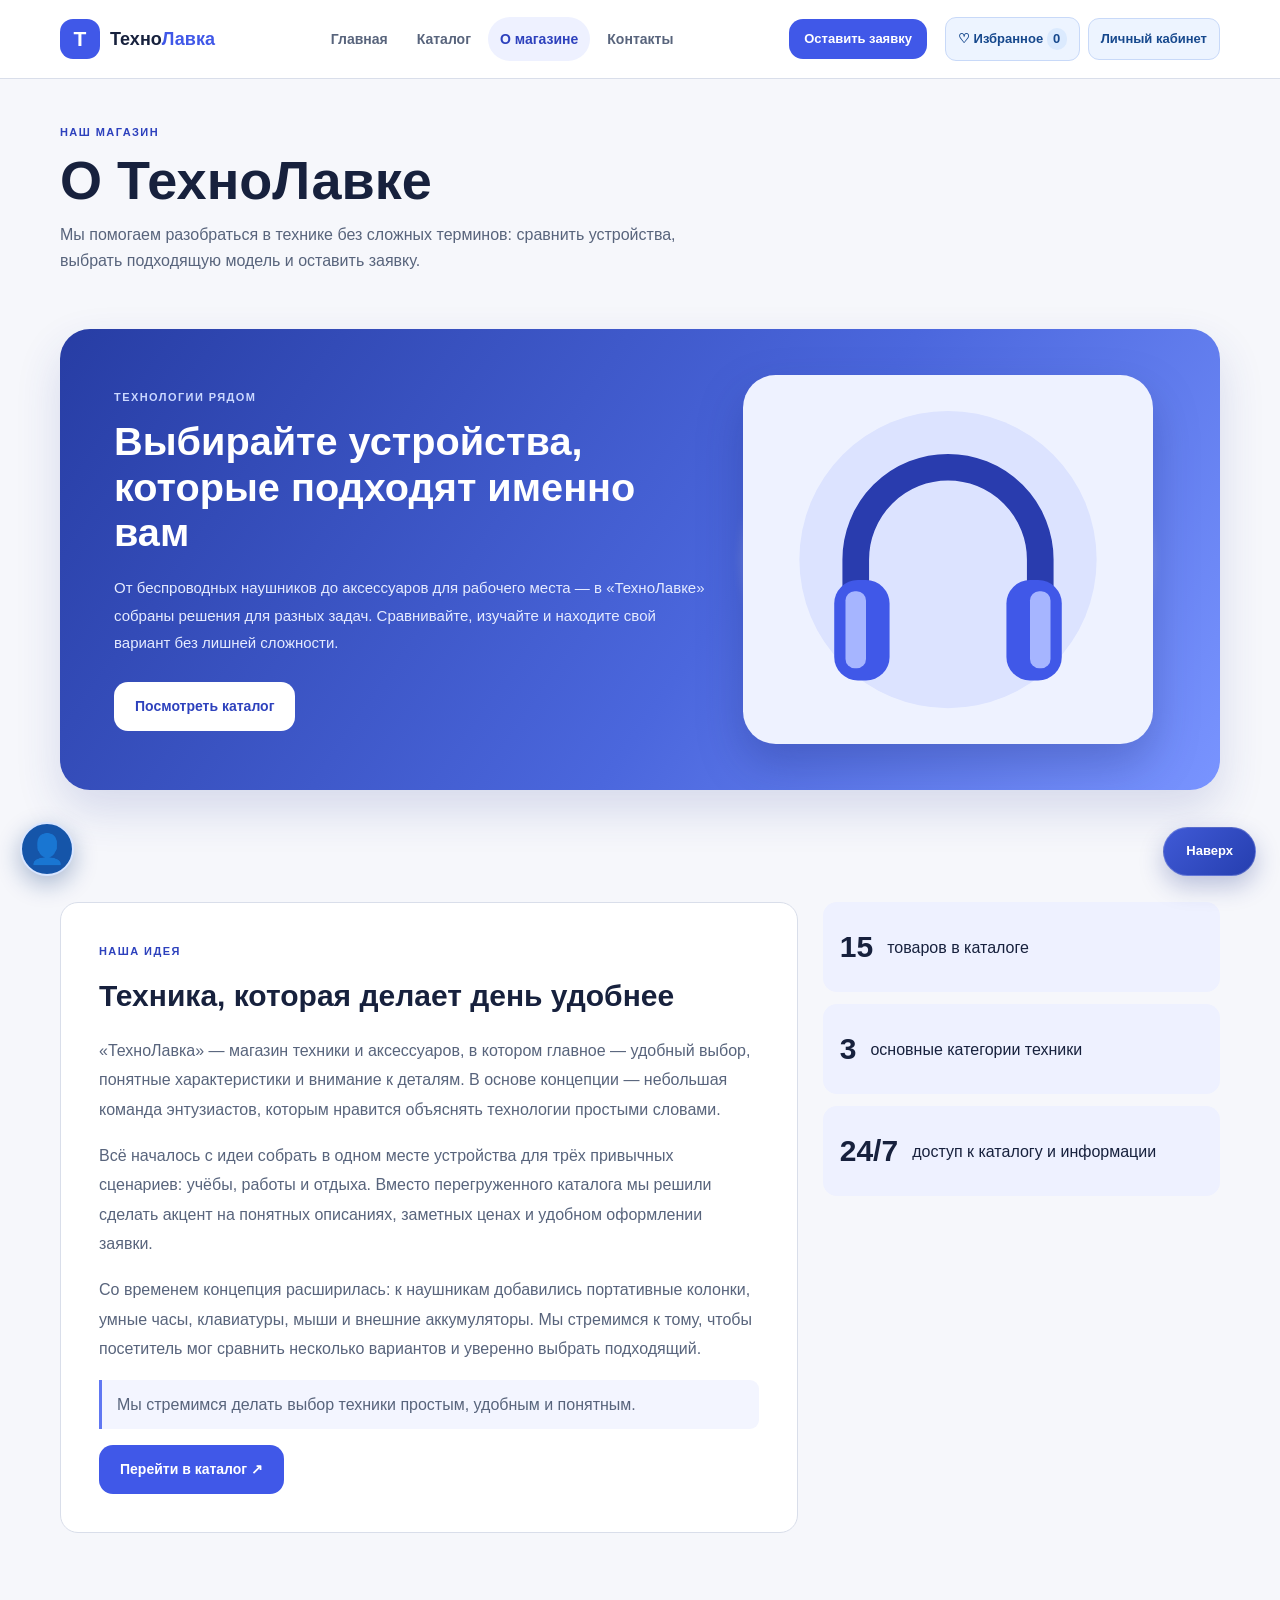
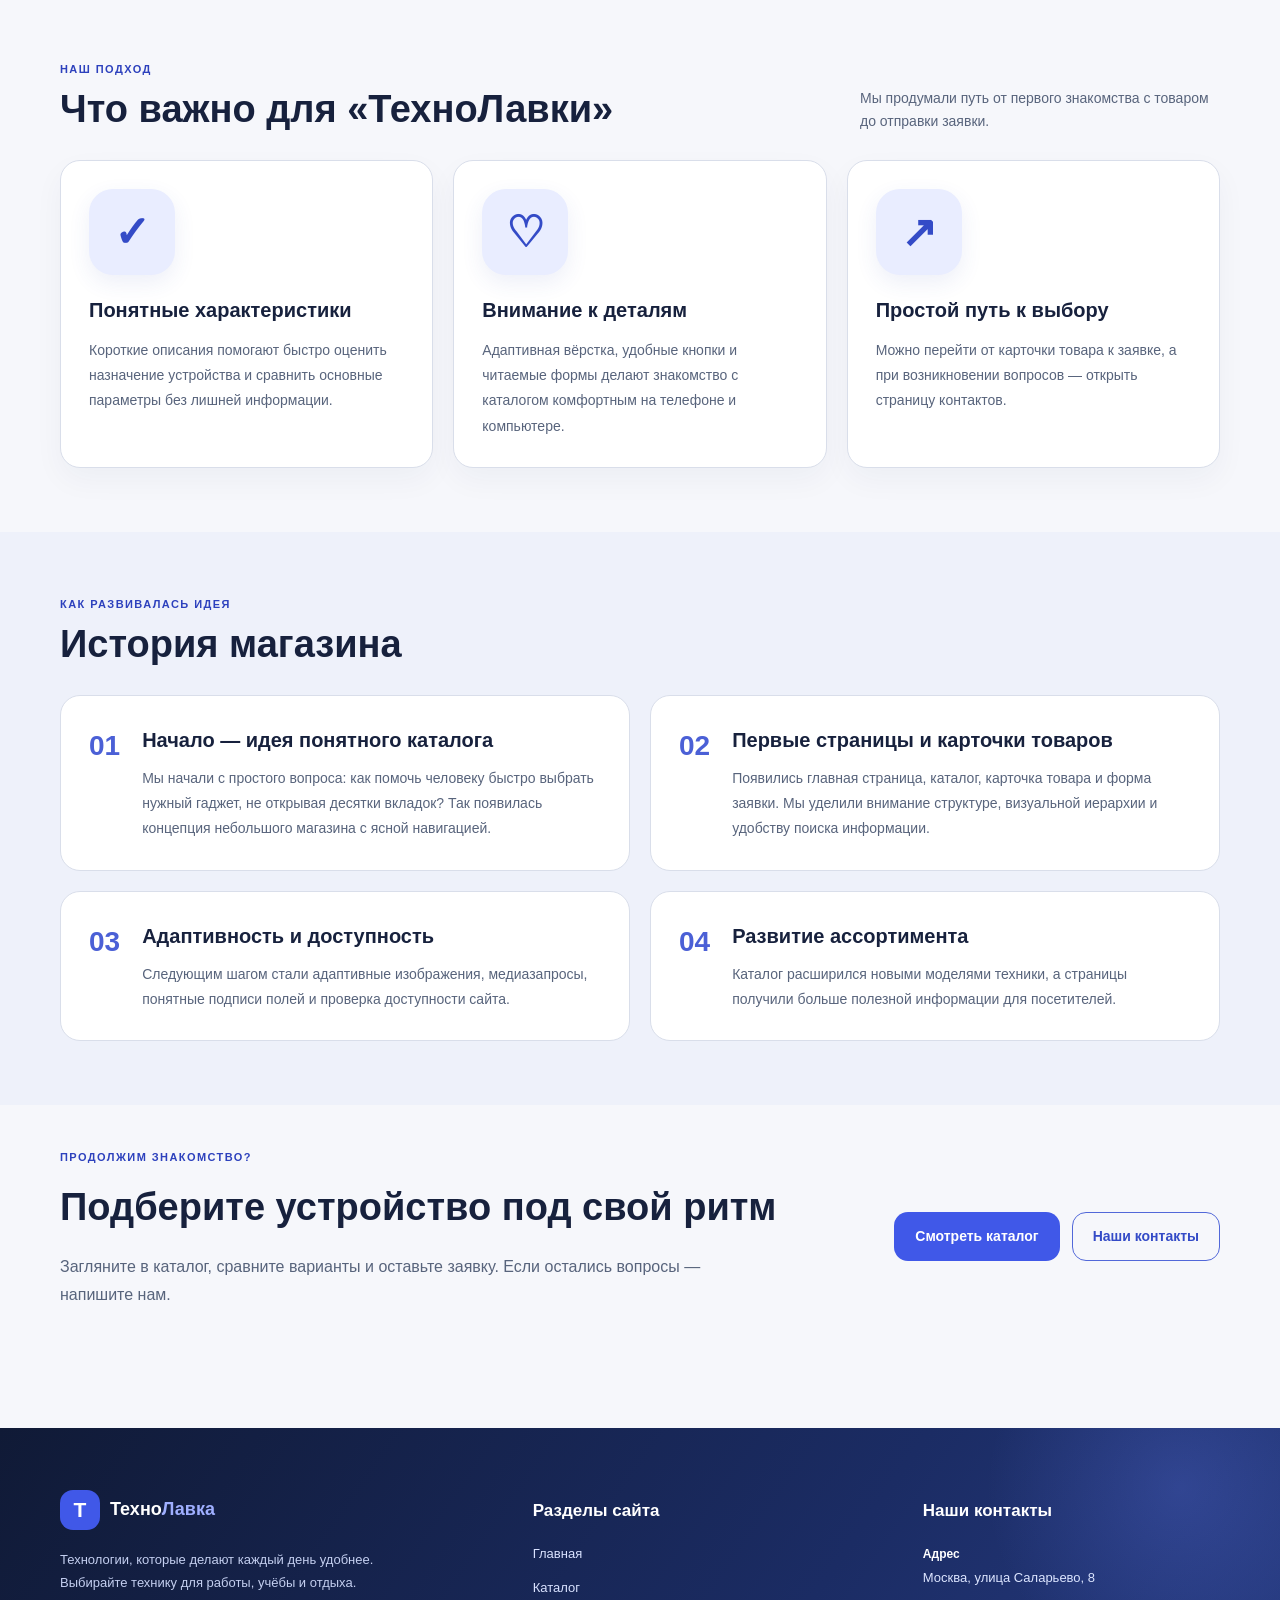
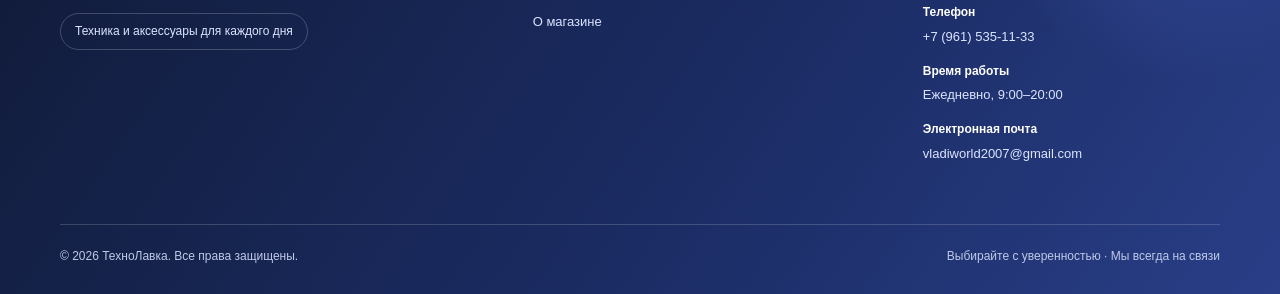
<file: pages/about.html>
<!DOCTYPE html>

<html lang="ru">
<head>
<meta charset="utf-8"/>
<meta content="width=device-width, initial-scale=1" name="viewport"/>
<meta content="О магазине ТехноЛавка — история, ценности и подход к выбору техники." name="description"/>
<meta content="website" property="og:type"/>
<meta content="ТехноЛавка — техника для жизни" property="og:title"/>
<meta content="Наушники, аксессуары и умные устройства. Выбирайте технику для учёбы, работы и отдыха." property="og:description"/>
<meta content="https://vladiworld2007-droid.github.io/frontend-practice/" property="og:url"/>
<meta content="https://vladiworld2007-droid.github.io/frontend-practice/images/og-cover.svg" property="og:image"/>
<meta content="#f6f7fb" name="theme-color"/>
<title>О магазине — ТехноЛавка</title>
<link href="../images/mark.svg" rel="icon" type="image/svg+xml"/>
<link href="../css/style.css" rel="stylesheet"/><link href="../css/responsive.css" rel="stylesheet"/>
<script defer="True" src="../js/data.js"></script><script defer="True" src="../js/catalog-products.js"></script><script defer="" src="../js/main.js"></script>
<script defer="True" src="../js/features.js"></script></head>
<body id="top">
<a class="skip-link" href="#main-content">Перейти к содержимому</a>
<header class="site-header"><div class="site-header__inner container">
<a aria-label="ТехноЛавка — главная" class="site-logo" href="../index.html"><span aria-hidden="true" class="site-logo__mark">Т</span><span class="site-logo__text">Техно<span>Лавка</span></span></a>
<nav aria-label="Основная навигация" class="site-nav"><ul class="site-nav__list"><li class="site-nav__item"><a class="site-nav__link" href="../index.html">Главная</a></li><li class="site-nav__item"><a class="site-nav__link" href="../catalog.html">Каталог</a></li><li class="site-nav__item"><a aria-current="page" class="site-nav__link site-nav__link--active" href="../pages/about.html">О магазине</a></li><li class="site-nav__item"><a class="site-nav__link" href="../contacts.html">Контакты</a></li></ul></nav>
<a class="button button--small button--primary site-header__action" href="../order.html">Оставить заявку</a>
</div></header>
<main id="main-content"><section class="page-intro container"><p class="eyebrow">Наш магазин</p><h1 class="page-intro__title">О ТехноЛавке</h1><p class="page-intro__text">Мы помогаем разобраться в технике без сложных терминов: сравнить устройства, выбрать подходящую модель и оставить заявку.</p></section><article class="about-showcase"><div class="about-showcase__content"><p class="eyebrow">Технологии рядом</p><h2>Выбирайте устройства, которые подходят именно вам</h2><p>От беспроводных наушников до аксессуаров для рабочего места — в «ТехноЛавке» собраны решения для разных задач. Сравнивайте, изучайте и находите свой вариант без лишней сложности.</p><a class="button button--light" href="../catalog.html">Посмотреть каталог</a></div><div class="about-showcase__visual"><img alt="Беспроводные наушники в каталоге ТехноЛавки" height="360" loading="lazy" src="../images/headphones.svg" width="400"/></div></article><section class="section container about-content"><article class="about-content__panel"><p class="eyebrow">Наша идея</p><h2>Техника, которая делает день удобнее</h2><p>«ТехноЛавка» — магазин техники и аксессуаров, в котором главное — удобный выбор, понятные характеристики и внимание к деталям. В основе концепции — небольшая команда энтузиастов, которым нравится объяснять технологии простыми словами.</p><p>Всё началось с идеи собрать в одном месте устройства для трёх привычных сценариев: учёбы, работы и отдыха. Вместо перегруженного каталога мы решили сделать акцент на понятных описаниях, заметных ценах и удобном оформлении заявки.</p><p>Со временем концепция расширилась: к наушникам добавились портативные колонки, умные часы, клавиатуры, мыши и внешние аккумуляторы. Мы стремимся к тому, чтобы посетитель мог сравнить несколько вариантов и уверенно выбрать подходящий.</p><p class="about-disclaimer">Мы стремимся делать выбор техники простым, удобным и понятным.</p><a class="button button--primary" href="../catalog.html">Перейти в каталог ↗</a></article><aside class="about-content__facts"><div><strong>15</strong><span>товаров в каталоге</span></div><div><strong>3</strong><span>основные категории техники</span></div><div><strong>24/7</strong><span>доступ к каталогу и информации</span></div></aside></section><section class="section container"><div class="section-heading"><div><p class="eyebrow">Наш подход</p><h2 class="section-heading__title">Что важно для «ТехноЛавки»</h2></div><p class="section-heading__text">Мы продумали путь от первого знакомства с товаром до отправки заявки.</p></div><div class="info-grid"><article class="info-card"><span aria-hidden="true" class="info-card__icon">✓</span><h3>Понятные характеристики</h3><p>Короткие описания помогают быстро оценить назначение устройства и сравнить основные параметры без лишней информации.</p></article><article class="info-card"><span aria-hidden="true" class="info-card__icon">♡</span><h3>Внимание к деталям</h3><p>Адаптивная вёрстка, удобные кнопки и читаемые формы делают знакомство с каталогом комфортным на телефоне и компьютере.</p></article><article class="info-card"><span aria-hidden="true" class="info-card__icon">↗</span><h3>Простой путь к выбору</h3><p>Можно перейти от карточки товара к заявке, а при возникновении вопросов — открыть страницу контактов.</p></article></div></section><section class="section section--tinted"><div class="container"><div class="section-heading"><div><p class="eyebrow">Как развивалась идея</p><h2 class="section-heading__title">История магазина</h2></div></div><div class="story-timeline"><article class="story-step"><span class="story-step__number">01</span><div><h3>Начало — идея понятного каталога</h3><p>Мы начали с простого вопроса: как помочь человеку быстро выбрать нужный гаджет, не открывая десятки вкладок? Так появилась концепция небольшого магазина с ясной навигацией.</p></div></article><article class="story-step"><span class="story-step__number">02</span><div><h3>Первые страницы и карточки товаров</h3><p>Появились главная страница, каталог, карточка товара и форма заявки. Мы уделили внимание структуре, визуальной иерархии и удобству поиска информации.</p></div></article><article class="story-step"><span class="story-step__number">03</span><div><h3>Адаптивность и доступность</h3><p>Следующим шагом стали адаптивные изображения, медиазапросы, понятные подписи полей и проверка доступности сайта.</p></div></article><article class="story-step"><span class="story-step__number">04</span><div><h3>Развитие ассортимента</h3><p>Каталог расширился новыми моделями техники, а страницы получили больше полезной информации для посетителей.</p></div></article></div></div></section><section class="section container about-bottom"><div><p class="eyebrow">Продолжим знакомство?</p><h2>Подберите устройство под свой ритм</h2><p>Загляните в каталог, сравните варианты и оставьте заявку. Если остались вопросы — напишите нам.</p></div><div class="about-bottom__actions"><a class="button button--primary" href="../catalog.html">Смотреть каталог</a><a class="button button--outline" href="../contacts.html">Наши контакты</a></div></section></main>
<footer class="site-footer"><div class="container footer-main"><div class="footer-brand"><a class="site-logo site-logo--footer" href="../index.html"><span aria-hidden="true" class="site-logo__mark">Т</span><span class="site-logo__text">Техно<span>Лавка</span></span></a><p class="site-footer__note">Технологии, которые делают каждый день удобнее. Выбирайте технику для работы, учёбы и отдыха.</p><span class="footer-tag">Техника и аксессуары для каждого дня</span></div><nav aria-label="Навигация в подвале" class="footer-nav"><h2>Разделы сайта</h2><div class="site-footer__links"><a href="../index.html">Главная</a><a href="../catalog.html">Каталог</a><a href="../pages/about.html">О магазине</a></div></nav><div class="footer-contact"><h2>Наши контакты</h2><p class="footer-contact__detail"><strong>Адрес</strong><span>Москва, улица Саларьево, 8</span></p><p class="footer-contact__detail"><strong>Телефон</strong><a href="tel:+79615351133">+7 (961) 535-11-33</a></p><p class="footer-contact__detail"><strong>Время работы</strong><span>Ежедневно, 9:00–20:00</span></p><p class="footer-contact__detail"><strong>Электронная почта</strong><a href="mailto:vladiworld2007@gmail.com">vladiworld2007@gmail.com</a></p></div></div><div class="container footer-bottom"><p class="site-footer__copy">© 2026 ТехноЛавка. Все права защищены.</p><p>Выбирайте с уверенностью · Мы всегда на связи</p></div></footer>
<dialog aria-labelledby="order-dialog-title" class="order-dialog" id="order-dialog">
<div class="order-dialog__header"><p class="eyebrow">Быстрая заявка</p><h2 class="order-dialog__title" id="order-dialog-title">Оформить заказ</h2><button aria-label="Закрыть окно" class="icon-button order-dialog__close" data-dialog-close="" type="button">×</button></div>
<p class="order-dialog__intro">Укажите товар и контактные данные. Для завершения оформления свяжитесь с нами через раздел «Контакты».</p>
<form class="order-form" id="order-form">
<input id="selected-product" name="product" type="hidden"/>
<div class="form-field"><label class="form-field__label" for="dialog-name">Имя</label><input autocomplete="name" class="form-field__control" id="dialog-name" minlength="2" name="name" placeholder="Как к вам обращаться?" required="" type="text"/></div>
<div class="form-field"><label class="form-field__label" for="dialog-phone">Телефон</label><input aria-describedby="dialog-phone-hint" autocomplete="tel" class="form-field__control" id="dialog-phone" name="phone" pattern="\+7 \(\d{3}\) \d{3}-\d{2}-\d{2}" placeholder="+7 (900) 000-00-00" required="" type="tel"/><small class="form-field__hint" id="dialog-phone-hint">Формат: +7 (900) 000-00-00</small></div>
<label class="form-check"><input class="form-check__input" name="agreement" required="" type="checkbox"/><span class="form-check__label">Согласен на обработку данных</span></label>
<div class="order-form__actions"><button class="button button--primary" type="submit">Отправить заявку</button><button class="button button--quiet" data-dialog-close="" type="button">Отмена</button></div>
</form>
<p class="form-status" hidden="" id="dialog-status" role="status">Форма заполнена. Для продолжения оформления свяжитесь с нами через раздел «Контакты».</p>
</dialog>
<a aria-label="Вернуться наверх страницы" class="back-to-top" href="#top">Наверх</a>
</body>
</html>
</file>
<file: css/style.css>
:root{--color-bg:#f6f7fb;--color-surface:#fff;--color-surface-soft:#eef1ff;--color-text:#17213d;--color-muted:#58647c;--color-primary:#4058e8;--color-primary-dark:#2d41bd;--color-accent:#ffbd59;--color-border:#d9deea;--color-success:#16754a;--color-success-bg:#eaf8f0;--color-danger:#b42335;--color-white:#fff;--shadow-card:0 16px 42px rgba(24,38,81,.08);--shadow-float:0 22px 60px rgba(27,43,103,.16);--space-2xl:64px;--radius-md:18px;--radius-lg:28px;--container-width:1160px}
*,*::before,*::after{box-sizing:border-box}
html{scroll-behavior:smooth;scroll-padding-top:90px}
body{margin:0;color:var(--color-text);background:var(--color-bg);font-family:Inter,"Segoe UI",Arial,sans-serif;line-height:1.6}
img,video{display:block;max-width:100%;height:auto}
a{color:inherit}
button,input,select,textarea{font:inherit}
button{cursor:pointer}
:focus-visible{outline:3px solid #f0a900;outline-offset:3px}
.container{width:min(var(--container-width),calc(100% - 40px));margin-inline:auto}
.visually-hidden{position:absolute;width:1px;height:1px;padding:0;margin:-1px;overflow:hidden;clip:rect(0,0,0,0);white-space:nowrap;border:0}
.skip-link{position:fixed;z-index:200;top:10px;left:10px;padding:10px 14px;color:#fff;background:#17213d;border-radius:10px;transform:translateY(-160%)}.skip-link:focus{transform:translateY(0)}
.site-header{position:sticky;z-index:10;top:0;background:rgba(255,255,255,.96);border-bottom:1px solid var(--color-border);backdrop-filter:blur(14px)}
.site-header__inner{display:flex;min-height:78px;align-items:center;justify-content:space-between;gap:18px}
.site-logo{display:inline-flex;flex:0 0 auto;align-items:center;gap:10px;text-decoration:none;font-weight:800}.site-logo__mark{display:grid;width:40px;height:40px;place-items:center;color:#fff;background:var(--color-primary);border-radius:13px;font-size:21px}.site-logo__text{font-size:18px}.site-logo__text span{color:var(--color-primary)}
.site-nav{margin-left:auto}.site-nav__list{display:flex;align-items:center;gap:5px;padding:0;margin:0;list-style:none}.site-nav__link{display:inline-flex;padding:10px 12px;color:var(--color-muted);border-radius:999px;font-size:14px;font-weight:650;text-decoration:none}.site-nav__link:hover,.site-nav__link--active{color:var(--color-primary-dark);background:var(--color-surface-soft)}
.button{display:inline-flex;min-height:48px;align-items:center;justify-content:center;gap:10px;padding:12px 20px;border:1px solid transparent;border-radius:14px;font-size:14px;font-weight:750;text-decoration:none}.button:hover{filter:brightness(.95)}.button--primary{color:#fff;background:var(--color-primary)}.button--small{min-height:40px;padding:9px 14px;font-size:13px}.button--outline{color:var(--color-primary-dark);background:#fff;border-color:var(--color-border)}.button--quiet{color:var(--color-muted);background:#fff;border-color:var(--color-border)}.button--light{color:var(--color-primary-dark);background:#fff}.text-link{display:inline-flex;align-items:center;gap:8px;color:var(--color-primary-dark);font-size:14px;font-weight:750;text-decoration:none}.text-link:hover{text-decoration:underline}.eyebrow{margin:0 0 10px;color:var(--color-primary-dark);font-size:11px;font-weight:850;letter-spacing:.13em;text-transform:uppercase}
.hero{position:relative;display:grid;grid-template-columns:1.05fr .95fr;align-items:center;gap:30px;min-height:475px;padding-block:50px 38px}.hero__content{position:relative;z-index:1}.hero__title{max-width:640px;margin:0;font-size:clamp(42px,5.4vw,68px);line-height:1.04;letter-spacing:-.055em}.hero__title span{display:block;color:var(--color-primary)}.hero__text{max-width:500px;margin:22px 0 26px;color:var(--color-muted);font-size:17px}.hero__actions{display:flex;flex-wrap:wrap;align-items:center;gap:22px}.hero__facts{display:flex;flex-wrap:wrap;gap:34px;padding:0;margin:43px 0 0;list-style:none}.hero__facts li{display:grid;gap:2px}.hero__facts strong{font-size:18px}.hero__facts span{color:var(--color-muted);font-size:12px}.hero__visual{position:relative;min-width:0}.hero__glow{position:absolute;inset:9% 3%;background:radial-gradient(ellipse,#d8dfff,transparent 73%)}.hero__image{position:relative;width:100%;border-radius:var(--radius-lg);filter:drop-shadow(0 20px 25px rgba(27,43,103,.1))}.hero__note{position:absolute;right:0;bottom:25px;display:flex;align-items:center;gap:12px;padding:14px 18px;background:#fff;border-radius:16px;box-shadow:var(--shadow-float)}.hero__note-icon{display:grid;width:38px;height:38px;place-items:center;background:#fff0d4;border-radius:12px}.hero__note span:last-child{display:grid}.hero__note strong{font-size:12px}.hero__note small{color:var(--color-muted);font-size:11px}
.section{padding-block:var(--space-2xl)}.section--tinted{background:#eef1fa}.section-heading{display:flex;align-items:end;justify-content:space-between;gap:24px;margin-bottom:28px}.section-heading__title{margin:0;font-size:clamp(28px,3vw,38px);line-height:1.15}.section-heading__text{max-width:360px;margin:0;color:var(--color-muted);font-size:14px}
.benefits-grid{display:grid;grid-template-columns:repeat(3,minmax(0,1fr));gap:18px}.benefit-card{padding:24px;background:#fff;border:1px solid var(--color-border);border-radius:var(--radius-md)}.benefit-card__icon{display:grid;width:46px;height:46px;place-items:center;color:var(--color-primary);background:var(--color-surface-soft);border-radius:15px;font-size:24px}.benefit-card__title{margin:17px 0 7px;font-size:17px}.benefit-card__text{margin:0;color:var(--color-muted);font-size:13px}
.products-grid{display:grid;grid-template-columns:repeat(3,minmax(0,1fr));gap:20px}.product-card{display:flex;min-width:0;flex-direction:column;overflow:hidden;background:#fff;border:1px solid var(--color-border);border-radius:var(--radius-md)}.product-card__visual{position:relative;display:block;overflow:hidden;background:#eef2ff}.product-card__image{width:100%;aspect-ratio:1.4;object-fit:cover}.product-card__badge{position:absolute;top:14px;left:14px;padding:6px 10px;color:#694200;background:#ffdf9d;border-radius:999px;font-size:10px;font-weight:850}.product-card__body{display:flex;flex:1;flex-direction:column;padding:17px}.product-card__category{margin:0 0 5px;color:var(--color-muted);font-size:10px;font-weight:800;letter-spacing:.1em;text-transform:uppercase}.product-card__title{margin:0;font-size:16px;line-height:1.35}.product-card__title a{text-decoration:none}.product-card__description{min-height:42px;margin:8px 0 16px;color:var(--color-muted);font-size:12px}.product-card__bottom{display:flex;align-items:center;justify-content:space-between;gap:10px;margin-top:auto}.product-card__price{margin:0;font-size:18px;font-weight:850}
.promo{position:relative;display:flex;min-height:260px;align-items:center;overflow:hidden;margin-block:56px;padding:38px 48px;color:#fff;background:linear-gradient(115deg,#293cae,#536bf4);border-radius:var(--radius-lg)}.promo__content{position:relative;z-index:1;max-width:590px}.promo__content .eyebrow{color:#e3e7ff}.promo__title{margin:0;font-size:clamp(26px,3.4vw,38px);line-height:1.12}.promo__text{margin:12px 0 20px;color:#e0e5ff}.promo__decoration{position:absolute;right:8%;color:rgba(255,255,255,.1);font-size:260px;font-weight:900}
.page-intro{padding-block:45px 26px}.page-intro__title{margin:0;font-size:clamp(36px,5vw,54px);line-height:1.05}.page-intro__text{max-width:620px;margin:14px 0 0;color:var(--color-muted);font-size:16px}.breadcrumbs{padding-top:24px}.breadcrumbs__list{display:flex;flex-wrap:wrap;gap:8px;padding:0;margin:0;color:var(--color-muted);font-size:12px;list-style:none}.breadcrumbs__item+.breadcrumbs__item::before{content:'/';margin-right:8px}.breadcrumbs__item a{text-decoration:none}
.catalog-layout{display:grid;grid-template-columns:250px minmax(0,1fr);align-items:start;gap:26px;padding-bottom:var(--space-2xl)}.filter-panel{padding:22px;background:#fff;border:1px solid var(--color-border);border-radius:var(--radius-md)}.filter-panel__eyebrow{margin:0;color:var(--color-primary-dark);font-size:10px;font-weight:850;text-transform:uppercase}.filter-panel__title{margin:0 0 19px;font-size:22px}.filter-form{display:grid;gap:17px}.filter-form__group{display:grid;gap:10px;padding:0;margin:0;border:0}.filter-form__submit{width:100%}.filter-panel__note{margin:0;color:var(--color-muted);font-size:11px}.catalog-results__top{display:flex;align-items:center;justify-content:space-between;gap:15px;margin-bottom:16px}.catalog-results__top p{margin:0;color:var(--color-muted);font-size:13px}.sort-control{display:flex;align-items:center;gap:8px;color:var(--color-muted);font-size:12px}.sort-control .form-field__control{width:auto;min-height:38px}
.product-detail{display:grid;grid-template-columns:1fr 1fr;align-items:center;gap:48px;padding-block:28px 56px}.product-detail__visual{position:relative;overflow:hidden;border-radius:var(--radius-lg)}.product-detail__image{width:100%}.product-detail__badge{position:absolute;z-index:1;top:18px;left:18px;padding:7px 12px;color:#694200;background:#ffdf9d;border-radius:99px;font-size:11px}.product-detail__title{margin:0;font-size:clamp(34px,4vw,48px);line-height:1.05}.product-detail__lead{margin:17px 0;color:var(--color-muted);font-size:16px}.product-detail__rating{display:flex;align-items:center;gap:10px;color:var(--color-muted);font-size:12px}.product-detail__rating span:first-child{color:#b26a00}.product-detail__price{display:flex;flex-wrap:wrap;align-items:baseline;gap:14px;margin:23px 0;font-size:32px;font-weight:900}.product-detail__price span{color:var(--color-muted);font-size:12px;font-weight:600}.product-detail__actions{display:flex;flex-wrap:wrap;gap:10px}.product-detail__delivery{color:var(--color-success);font-size:12px}.product-info{padding-top:8px}.product-info__layout{display:grid;grid-template-columns:.8fr 1.2fr;gap:45px}.product-info__text{margin-top:0;color:var(--color-muted)}.product-info__subtitle{margin:24px 0 10px;font-size:16px}.check-list{display:grid;gap:8px;padding-left:20px;color:var(--color-muted);font-size:13px}.spec-table-wrap{overflow-x:auto;max-width:100%}.spec-table{width:100%;border-collapse:collapse;background:#fff;border:1px solid var(--color-border);font-size:13px}.spec-table caption{padding:13px 16px;text-align:left;font-weight:800}.spec-table th,.spec-table td{padding:12px 16px;border-top:1px solid var(--color-border);text-align:left}.spec-table thead th{background:#f5f6fa;font-size:11px}.spec-table tbody th{width:45%}.spec-table tbody td{color:var(--color-muted)}
.form-field{display:grid;gap:7px}.form-field__label{color:var(--color-text);font-size:12px;font-weight:750}.form-field__control{width:100%;min-height:46px;padding:10px 12px;color:var(--color-text);background:#fff;border:1px solid var(--color-border);border-radius:11px}.form-field__control:focus-visible{outline:3px solid #f0a900;outline-offset:2px}.form-field__control--textarea{min-height:110px;resize:vertical}.form-field__hint{color:var(--color-muted);font-size:10px}.form-check{display:flex;align-items:flex-start;gap:10px;color:var(--color-muted);font-size:12px}.form-check__input{width:17px;height:17px;flex:0 0 auto;margin-top:2px;accent-color:var(--color-primary)}.order-page{display:grid;grid-template-columns:.72fr 1.28fr;gap:24px;padding-bottom:var(--space-2xl)}.order-page__aside{padding:26px;color:#fff;background:linear-gradient(145deg,#293cae,#536bf4);border-radius:var(--radius-md)}.order-page__icon{display:grid;width:46px;height:46px;place-items:center;background:#ffdf9d;color:#684600;border-radius:15px}.order-page__aside-title{margin:18px 0 8px;font-size:22px}.order-page__aside p{color:#e3e7ff;font-size:13px}.order-page__aside .text-link{color:#fff}.order-page-form{display:grid;gap:19px;padding:28px;background:#fff;border:1px solid var(--color-border);border-radius:var(--radius-md);box-shadow:var(--shadow-card)}.order-page-form__heading h2{margin:0;font-size:22px}.order-page-form__heading p{margin:3px 0 0;color:var(--color-muted);font-size:12px}.order-page-form__grid{display:grid;grid-template-columns:1fr 1fr;gap:16px}.order-page-form__wide{grid-column:1/-1}.form-status{padding:12px 14px;margin:0;color:var(--color-success);background:var(--color-success-bg);border:1px solid #c4ead2;border-radius:11px;font-size:13px;font-weight:700}
.contacts-layout{display:grid;grid-template-columns:1fr 310px;gap:24px;padding-bottom:var(--space-2xl)}.contacts-grid{display:grid;grid-template-columns:1fr 1fr;gap:16px}.contact-card{padding:22px;background:#fff;border:1px solid var(--color-border);border-radius:var(--radius-md)}.contact-card__icon{display:grid;width:42px;height:42px;place-items:center;color:var(--color-primary);background:var(--color-surface-soft);border-radius:14px}.contact-card__label{margin:15px 0 3px;color:var(--color-muted);font-size:11px;font-weight:800;text-transform:uppercase}.contact-card__value{display:block;margin:0;font-size:16px;font-weight:800;text-decoration:none;overflow-wrap:anywhere}.contact-card__note{margin:7px 0 0;color:var(--color-muted);font-size:11px}.contacts-note{padding:25px;background:#e9edff;border:1px solid #d7defe;border-radius:var(--radius-md)}.contacts-note h2{margin:0;font-size:24px}.contacts-note p:not(.eyebrow){color:var(--color-muted);font-size:13px}.about-content{display:grid;grid-template-columns:1.3fr .7fr;gap:25px}.about-content__panel{padding:32px;background:#fff;border:1px solid var(--color-border);border-radius:var(--radius-md)}.about-content__panel h2{margin:0;font-size:30px}.about-content__panel p:not(.eyebrow){color:var(--color-muted)}.about-content__facts{display:grid;gap:12px}.about-content__facts div{display:flex;align-items:center;gap:14px;padding:17px;background:var(--color-surface-soft);border-radius:14px}
.site-footer{margin-top:45px;color:#dce2ff;background:#17213d}.site-footer__inner{display:grid;grid-template-columns:1fr auto;align-items:center;gap:20px;padding-block:30px}.site-logo--footer{color:#fff}.site-logo--footer .site-logo__text span{color:#9fafff}.site-footer__note{margin:8px 0 0;color:#aeb9db;font-size:11px}.site-footer__links{display:flex;flex-wrap:wrap;gap:17px}.site-footer__links a{color:#e3e7ff;font-size:12px;text-decoration:none}.site-footer__copy{grid-column:1/-1;padding-top:16px;margin:0;color:#b3bdd5;border-top:1px solid rgba(255,255,255,.12);font-size:10px}
.order-dialog{position:fixed;width:min(460px,calc(100% - 28px));max-height:90vh;overflow-y:auto;padding:26px;color:var(--color-text);background:#fff;border:1px solid var(--color-border);border-radius:var(--radius-md);box-shadow:var(--shadow-float)}.order-dialog::backdrop{background:rgba(17,27,55,.58)}.order-dialog__header{position:relative}.order-dialog__title{margin:0;font-size:27px}.order-dialog__close{position:absolute;top:0;right:0;width:40px;height:40px;color:var(--color-text);background:#f2f4f9;border:0;border-radius:11px;font-size:23px}.order-dialog__intro{margin:8px 0 19px;color:var(--color-muted);font-size:13px}.order-form{display:grid;gap:15px}.order-form__actions{display:flex;flex-wrap:wrap;gap:9px}
.back-to-top{position:fixed;bottom:24px;right:24px;padding:10px 14px;color:#fff;background:var(--color-primary);border-radius:12px;text-decoration:none;font-weight:700;z-index:100}.extra-grid{display:grid;grid-template-columns:repeat(auto-fit,minmax(240px,1fr));gap:16px}.extra-card,.faq-item{padding:16px;margin-bottom:12px;border:1px solid var(--color-border);border-radius:var(--radius-md)}.faq-item summary{cursor:pointer;font-weight:700}


/* Обновление дизайна: карточки, длинные страницы, футер и кнопка наверх */
.benefit-card__icon{width:74px!important;height:74px!important;min-width:74px;font-size:38px!important;border-radius:22px!important;display:grid;place-items:center}
.contact-card__icon{width:64px;height:64px;font-size:30px;border-radius:19px}
.order-page__icon{width:64px;height:64px;font-size:30px}
.hero__note-icon{font-size:28px}
.info-grid{display:grid;grid-template-columns:repeat(3,minmax(0,1fr));gap:20px}
.info-card{background:#fff;border:1px solid var(--color-border);border-radius:20px;padding:28px;box-shadow:0 12px 30px rgba(24,42,98,.045)}
.info-card__icon{width:64px;height:64px;border-radius:19px;background:#e9edff;color:#344bc7;display:grid;place-items:center;font-size:32px;font-weight:800;margin-bottom:19px}
.info-card h3{font-size:20px;margin:0 0 12px}
.info-card p{margin:0;color:var(--color-muted);font-size:14px;line-height:1.8}
.about-content{align-items:start}
.about-content__panel{padding:38px}
.about-content__panel p{line-height:1.85}
.about-disclaimer{border-left:3px solid #6077f2;padding:10px 15px;background:#f3f5ff;border-radius:0 9px 9px 0}
.about-content__facts div{min-height:90px}
.about-content__facts strong{font-size:30px}
.story-timeline{display:grid;grid-template-columns:repeat(2,minmax(0,1fr));gap:20px}
.story-step{display:flex;gap:22px;align-items:flex-start;background:#fff;border:1px solid var(--color-border);border-radius:20px;padding:28px}
.story-step__number{font-size:28px;font-weight:900;color:#4b60d6}
.story-step h3{margin:0 0 10px;font-size:20px}
.story-step p{margin:0;color:var(--color-muted);font-size:14px;line-height:1.8}
.about-bottom{display:flex;align-items:center;justify-content:space-between;gap:28px;padding-block:44px}
.about-bottom h2{font-size:clamp(24px,3vw,38px);margin:5px 0 12px}
.about-bottom p:not(.eyebrow){color:var(--color-muted);max-width:650px;line-height:1.7}
.about-bottom__actions{display:flex;gap:12px;flex-wrap:wrap}
.button--outline{background:transparent;border:1px solid #5268d9;color:#344bc7}
.map-frame{border:1px solid #d8dff3;border-radius:22px;overflow:hidden;background:#e8eef8;box-shadow:0 15px 35px rgba(24,42,98,.09)}
.map-frame iframe{width:100%;height:460px;display:block;border:0}
.map-section__link{margin:16px 0 0}
.contact-faq{max-width:900px}
.contact-faq .faq-item,.faq-item{background:#fff;box-shadow:0 8px 20px rgba(24,42,98,.035);padding:21px 24px}
.faq-item summary{font-size:15px;line-height:1.65}
.faq-item p{color:var(--color-muted);line-height:1.75}
.site-footer{position:relative;margin-top:60px;background:linear-gradient(125deg,#101a36 0%,#1b2c64 58%,#293e87 100%);color:#eaf0ff;overflow:hidden}
.site-footer:before{content:"";position:absolute;right:-110px;top:-150px;width:420px;height:420px;background:radial-gradient(circle,rgba(106,131,255,.22),transparent 65%);pointer-events:none}
.footer-main{position:relative;display:grid;grid-template-columns:1.25fr 1fr .9fr;gap:60px;padding-block:62px 46px}
.footer-brand .site-footer__note{max-width:340px;font-size:13px;line-height:1.8;color:#c4cff0;margin:18px 0}
.footer-tag{display:inline-block;border:1px solid rgba(255,255,255,.2);border-radius:100px;padding:8px 14px;color:#dce5ff;font-size:12px}
.footer-nav h2,.footer-contact h2{font-size:17px;color:#fff;margin:7px 0 20px}
.footer-nav .site-footer__links{display:grid;grid-template-columns:1fr 1fr;gap:14px 18px}
.footer-nav .site-footer__links a{font-size:13px;color:#d9e2ff;transition:color .2s,transform .2s}
.footer-nav .site-footer__links a:hover{color:#fff;transform:translateX(3px)}
.footer-contact p{color:#c4cff0;font-size:13px;line-height:1.7}
.footer-contact__link{display:inline-flex;align-items:center;gap:10px;margin-top:12px;padding:12px 17px;background:#f2b943;color:#17213d;border-radius:12px;font-weight:800;font-size:13px;text-decoration:none}
.footer-contact__link:hover{background:#ffcc62}
.footer-bottom{position:relative;border-top:1px solid rgba(255,255,255,.17);padding-block:22px 28px;display:flex;align-items:center;justify-content:space-between;gap:14px}
.footer-bottom p,.footer-bottom .site-footer__copy{border:0;padding:0;margin:0;color:#bfc9e9;font-size:12px}
.back-to-top{display:flex;align-items:center;gap:9px;bottom:24px;right:24px;padding:10px 18px 10px 10px;background:linear-gradient(135deg,#405ad6,#253eaf);border:1px solid rgba(255,255,255,.2);border-radius:999px;box-shadow:0 10px 25px rgba(29,49,139,.28);font-size:13px;transition:transform .2s,box-shadow .2s}
.back-to-top:hover{transform:translateY(-4px);box-shadow:0 14px 30px rgba(29,49,139,.35)}
.back-to-top__arrow{display:grid;place-items:center;width:32px;height:32px;border-radius:50%;background:rgba(255,255,255,.18);font-size:21px;line-height:1}
@media(max-width:900px){
 .footer-main{grid-template-columns:1fr 1fr;gap:30px}
 .footer-contact{grid-column:1/-1}
 .info-grid{grid-template-columns:repeat(2,minmax(0,1fr))}
 .story-timeline{grid-template-columns:1fr}
 .about-bottom{align-items:flex-start;flex-direction:column}
}
@media(max-width:600px){
 .footer-main{grid-template-columns:1fr;padding-block:42px 30px;gap:30px}
 .footer-contact{grid-column:auto}
 .footer-bottom{align-items:flex-start;flex-direction:column}
 .info-grid{grid-template-columns:1fr}
 .info-card{padding:22px}
 .story-step{padding:20px;gap:14px}
 .about-content__panel{padding:22px}
 .map-frame iframe{height:350px}
 .back-to-top{bottom:12px;right:12px;padding:7px 12px 7px 7px}
 .back-to-top__arrow{width:28px;height:28px}
}
@media(prefers-reduced-motion:reduce){.back-to-top,.footer-nav .site-footer__links a{transition:none}}

/* Финальная доработка оформления */
.contact-card__icon{width:76px;height:76px;min-width:76px;border-radius:22px;font-size:39px;line-height:1;box-shadow:0 8px 22px rgba(50,73,173,.10)}
.info-card__icon{width:86px;height:86px;min-width:86px;border-radius:24px;font-size:43px;box-shadow:0 8px 22px rgba(50,73,173,.09)}
.catalog-layout{align-items:start}
.filter-panel{position:sticky;top:100px;align-self:start;max-height:calc(100vh - 116px);overflow-y:auto;scrollbar-width:thin}
.footer-nav .site-footer__links{grid-template-columns:1fr;gap:13px}
.footer-contact__detail{display:flex;flex-direction:column;align-items:flex-start;gap:3px;margin:0 0 13px}
.footer-contact__detail strong{color:#fff;font-size:12px}
.footer-contact__detail a,.footer-contact__detail span{color:#dce5ff;font-size:13px;text-decoration:none;overflow-wrap:anywhere}
.footer-contact__detail a:hover{text-decoration:underline;color:#fff}
.back-to-top{padding:13px 22px;justify-content:center;min-height:46px}
.faq-item summary{font-size:16px;line-height:1.65;max-width:720px}
.faq-item p{line-height:1.8}
.extra-card p{font-size:14px;line-height:1.85}
.about-showcase{grid-column:1/-1;display:grid;grid-template-columns:1.15fr .85fr;align-items:center;gap:24px;min-height:390px;margin-top:24px;padding:46px 54px;border-radius:30px;overflow:hidden;background:linear-gradient(125deg,#273da4,#4b67dd 58%,#7994ff);color:#fff;box-shadow:0 20px 45px rgba(44,63,157,.16)}
.about-showcase__content h2{font-size:clamp(28px,3.1vw,43px);line-height:1.15;max-width:640px;margin:12px 0 18px}
.about-showcase__content p:not(.eyebrow){font-size:15px;line-height:1.85;max-width:600px;color:#e5ebff;margin-bottom:25px}
.about-showcase .eyebrow{color:#cbd8ff}
.about-showcase__visual{position:relative;display:grid;place-items:center;min-height:290px}
.about-showcase__visual::before{content:"";position:absolute;inset:12px;border-radius:50%;background:rgba(255,255,255,.16);filter:blur(5px)}
.about-showcase__visual img{position:relative;display:block;width:min(100%,410px);height:auto;filter:drop-shadow(0 20px 22px rgba(15,29,98,.25));border-radius:24px}
@media(max-width:900px){.filter-panel{top:75px}.about-showcase{padding:32px;grid-template-columns:1fr 1fr}}
@media(max-width:767px){.filter-panel{position:static;max-height:none;overflow:visible}.about-showcase{grid-template-columns:1fr;padding:28px 24px;gap:5px}.about-showcase__visual{min-height:180px}.about-showcase__visual img{max-width:270px}.contact-card__icon{width:68px;height:68px;font-size:34px}.info-card__icon{width:74px;height:74px;font-size:37px}}

.about-showcase{width:min(calc(100% - 40px),1160px);margin-inline:auto}
@media(max-width:600px){.about-showcase{width:calc(100% - 28px)}}


/* Interactive store tools */
.dialog-product-preview{display:flex;align-items:center;gap:16px;padding:12px 14px;margin:12px 0 18px;background:#f0f5ff;border:1px solid #d8e5ff;border-radius:18px}
.dialog-product-preview[hidden]{display:none}
.dialog-product-preview img{width:100px;height:94px;object-fit:contain;flex-shrink:0}
.dialog-product-preview strong{display:block;font-size:1.05rem;color:#172a4b}
.dialog-product-preview p{margin:4px 0;color:#52617b;font-size:.9rem}
.dialog-product-preview b{color:#1c59b5}
.feature-dock{position:fixed;z-index:90;right:16px;bottom:90px;display:flex;flex-direction:column;gap:6px;max-width:190px}
.feature-dock button{border:1px solid #c8d9f8;background:#fff;color:#15478e;border-radius:12px;padding:9px 12px;text-align:left;font-family:inherit;font-size:13px;font-weight:600;line-height:1.3;box-shadow:0 5px 20px #163d7220;cursor:pointer}
.feature-dock button:hover,.feature-dock button:focus-visible{background:#eaf2ff;border-color:#5c8fe2}
.feature-dock span{background:#dbeafe;padding:2px 6px;border-radius:99px}
.feature-dialog{width:min(94vw,600px);max-height:85vh;overflow:auto;border:0;border-radius:24px;padding:25px;box-shadow:0 24px 70px #071e4870;color:#1b2c47}
.feature-dialog::backdrop{background:#0b1f46a6}
.feature-dialog__head{display:flex;justify-content:space-between;align-items:center;gap:12px;margin-bottom:16px}
.feature-dialog__head h2{font-size:1.5rem;margin:0}
.feature-dialog__close{border:0;background:#eaf2ff;border-radius:50%;font-size:26px;width:38px;height:38px;cursor:pointer}
.feature-muted{color:#596a82;line-height:1.6}
.feature-form{display:grid;gap:12px;margin:16px 0}
.feature-form label{display:grid;gap:5px;font-weight:600}
.feature-form input,.feature-form select,.chat-form input{min-width:0;width:100%;border:1px solid #bfcee3;border-radius:10px;padding:11px;background:#fff;color:#172a4b}
.feature-result{display:block;line-height:1.7;font-weight:600;color:#1452a3;margin-top:12px}
.feature-product{display:flex;align-items:center;gap:12px;border-bottom:1px solid #e4e9f2;padding:12px 0}
.feature-product img{width:85px;height:85px;object-fit:contain}
.feature-product p{margin:4px 0;color:#637189;font-size:.88rem}
.feature-remove{margin:6px 0 14px;border:1px solid #c8d9f8;border-radius:9px;padding:7px 10px;background:white;color:#1452a3;cursor:pointer}
.compare-table-wrap{overflow-x:auto}
.compare-table{width:100%;border-collapse:collapse;min-width:450px}
.compare-table th,.compare-table td{border-bottom:1px solid #e1e8f3;padding:12px 8px;text-align:left;vertical-align:top}
.compare-table button{border:0;background:#eaf2ff;border-radius:9px;padding:7px;cursor:pointer}
.chat-history{max-height:280px;overflow-y:auto;background:#f4f7fc;padding:12px;border-radius:14px;display:grid;gap:8px}
.chat-bubble{margin:0;background:#fff;border-radius:12px;padding:10px;line-height:1.5}
.chat-bubble--own{background:#dceaff;margin-left:15%}
.chat-form{display:flex;gap:8px;margin-top:12px}
.product-extra-actions{display:flex;gap:7px;flex-wrap:wrap;padding-top:12px}
.product-extra-actions button{flex:1;min-width:110px;border:1px solid #cbdcf6;background:#f1f6ff;color:#174d97;border-radius:10px;padding:8px 5px;cursor:pointer;font-size:.8rem;font-weight:600}
.product-extra-actions button[aria-pressed="true"]{background:#dceaff;border-color:#6b9ce3}
.about-showcase{margin:30px auto 48px;max-width:1200px}
@media(max-width:768px){.feature-dock{left:8px;right:8px;bottom:8px;max-width:none;display:grid;grid-template-columns:repeat(5,minmax(0,1fr));gap:3px}.feature-dock button{font-size:10px;text-align:center;padding:8px 2px;overflow-wrap:anywhere}.feature-dialog{padding:18px}.back-to-top{bottom:85px!important}.chat-form{flex-direction:column}.dialog-product-preview img{width:72px;height:72px}}
@media(min-width:769px){.back-to-top{right:220px!important}}

/* Final positioning of shopping tools */
.header-feature-tools{display:flex;align-items:center;gap:8px;flex-shrink:0}
.header-feature-tools button,.catalog-compare-button{font:inherit;font-size:13px;font-weight:700;white-space:nowrap;color:#16488d;background:#edf4ff;border:1px solid #c8d9f8;border-radius:11px;padding:10px 12px;cursor:pointer}
.header-feature-tools button:hover,.catalog-compare-button:hover{background:#dceaff}
.header-feature-tools span,.catalog-compare-button span{display:inline-block;min-width:20px;text-align:center;background:#dbeafe;border-radius:99px;padding:1px 5px}
.chat-launcher{position:fixed;bottom:24px;left:20px;z-index:89;width:54px;height:54px;border-radius:50%;border:2px solid #d8e5ff;background:#1555a9;color:#fff;box-shadow:0 8px 25px #0c367b55;font-size:29px;cursor:pointer;display:grid;place-items:center}
.chat-launcher:hover{background:#0d397c}
.catalog-results__top{display:flex;align-items:center;gap:12px;flex-wrap:wrap}
.catalog-results__top .sort-control{margin-left:auto;min-width:0}
.catalog-results__top .catalog-compare-button{flex-shrink:0}
.dialog-product-preview{flex-wrap:wrap}
.dialog-calculator-button{margin-left:auto;flex-basis:100%;width:fit-content}
@media(max-width:1100px){.site-header__inner{flex-wrap:wrap}.header-feature-tools{order:1}.site-logo{order:2}.site-nav{order:4;width:100%}.site-header__action{order:3;margin-left:auto}}
@media(max-width:650px){.header-feature-tools{gap:4px}.header-feature-tools button{font-size:11px;padding:8px 7px}.chat-launcher{bottom:18px;left:12px;width:48px;height:48px}.catalog-results__top .sort-control{margin-left:0}.catalog-results__top{justify-content:space-between}.catalog-compare-button{font-size:12px}.dialog-calculator-button{width:100%}}
/* Back-to-top is again in its original bottom-right corner. */
.back-to-top{right:24px!important;bottom:24px!important}
@media(max-width:650px){.back-to-top{right:12px!important;bottom:18px!important}}

/* Header actions: application, favorites, account — in this order on the right. */
.site-header__inner .site-header__action{order:3;margin-left:auto}
.site-header__inner .header-feature-tools{order:4;margin-left:0}
@media(max-width:1100px){
 .site-header__inner .site-logo{order:1}
 .site-header__inner .site-nav{order:5;width:100%}
 .site-header__inner .site-header__action{order:3;margin-left:auto}
 .site-header__inner .header-feature-tools{order:4}
}
@media(max-width:650px){
 .site-header__inner .site-header__action{margin-left:auto}
 .site-header__inner .header-feature-tools{flex-wrap:wrap;justify-content:flex-end}
}
</file>
<file: css/responsive.css>
/* ПР 14: дополнительные адаптивные правила для проекта «ТехноЛавка». */
html{overflow-wrap:break-word}
main,.catalog-results,.product-detail__content,.product-info__layout>*{min-width:0}
img,svg,video{max-width:100%;height:auto}
.spec-table-wrap{overflow-x:auto;-webkit-overflow-scrolling:touch}
.spec-table{min-width:420px}
.order-page-form,.order-dialog{max-width:100%}
.order-page-form__grid>*{min-width:0}
.site-nav__link{min-height:44px;align-items:center}
.site-header__action{white-space:nowrap}
:focus-visible{outline:3px solid #b86b00;outline-offset:3px}
.site-footer a:focus-visible,.promo a:focus-visible,.order-page__aside a:focus-visible{outline-color:#ffdc85}
.js-message{padding:12px 16px;margin-block:12px;border-left:4px solid var(--color-primary);background:#e9edff;border-radius:8px}
.js-message:empty{display:none}
@media(max-width:1023px){
 .site-header__inner{flex-wrap:wrap;padding-block:12px;gap:10px}
 .site-nav{order:3;width:100%;margin:0}
 .site-nav__list{justify-content:center;flex-wrap:wrap}
 .hero{min-height:auto;grid-template-columns:1fr 1fr}
 .catalog-layout{grid-template-columns:210px minmax(0,1fr);gap:16px}
 .products-grid{grid-template-columns:repeat(2,minmax(0,1fr))}
 .product-detail{gap:28px}
 .contacts-layout{grid-template-columns:1fr}
}
@media(max-width:767px){
 .container{width:calc(100% - 28px)}
 .site-header__inner{gap:8px}
 .site-logo__text{font-size:16px}
 .site-header__action{min-height:40px;padding:8px 12px;font-size:12px}
 .site-nav__list{justify-content:flex-start;flex-wrap:nowrap;overflow-x:auto;scrollbar-width:thin;padding-bottom:4px}
 .site-nav__link{white-space:nowrap;font-size:12px}
 .hero{grid-template-columns:1fr;gap:15px;padding-block:36px 24px}
 .hero__title{font-size:clamp(34px,10vw,52px)}
 .hero__text{font-size:15px}
 .hero__facts{gap:16px;margin-top:26px}
 .hero__visual{max-width:520px;margin-inline:auto}
 .hero__note{right:0;bottom:10px;padding:9px 12px}
 .section{padding-block:42px}
 .section-heading{align-items:flex-start;flex-direction:column;gap:10px}
 .benefits-grid,.products-grid,.products-grid--featured{grid-template-columns:1fr}
 .product-card{display:grid;grid-template-columns:38% minmax(0,1fr)}
 .product-card__image{height:100%;min-height:170px;aspect-ratio:auto;object-fit:cover}
 .product-card__body{padding:12px}
 .product-card__title{font-size:14px}
 .product-card__description{min-height:0;font-size:11px}
 .product-card__bottom{align-items:flex-start;flex-direction:column}
 .promo{min-height:0;margin-block:34px;padding:28px 23px}
 .promo__decoration{font-size:160px}
 .page-intro{padding-block:32px 20px}
 .page-intro__title{font-size:clamp(32px,9vw,42px)}
 .catalog-layout,.product-detail,.product-info__layout,.order-page,.contacts-layout,.about-content{grid-template-columns:1fr}
 .catalog-layout{padding-bottom:42px}
 .filter-panel{padding:18px}
 .catalog-results__top{align-items:flex-start;flex-direction:column}
 .sort-control{width:100%;justify-content:space-between}
 .sort-control .form-field__control{max-width:65%}
 .product-detail{gap:18px;padding-block:20px 40px}
 .product-detail__actions{align-items:stretch;flex-direction:column}
 .product-detail__actions .button{width:100%}
 .order-page-form{padding:20px}
 .order-page-form__grid,.contacts-grid{grid-template-columns:1fr}
 .order-page-form__wide{grid-column:auto}
 .site-footer__inner{grid-template-columns:1fr}
 .site-footer__copy{grid-column:auto}
 .back-to-top{bottom:10px;right:10px;padding:8px 10px;font-size:12px}
}
@media(max-width:390px){
 .site-logo__mark{width:34px;height:34px}
 .site-logo__text{font-size:14px}
 .site-header__action{font-size:11px}
 .product-card{grid-template-columns:1fr}
 .product-card__image{height:auto;min-height:0;aspect-ratio:1.5}
 .product-card__bottom{flex-direction:row;align-items:center;flex-wrap:wrap}
 .hero__facts{justify-content:space-between;gap:8px}
 .hero__facts span{font-size:10px}
 .order-dialog{padding:18px}
}
@media(min-width:1200px){
 .products-grid{grid-template-columns:repeat(3,minmax(0,1fr))}
}
@media(prefers-reduced-motion:reduce){
 *,*::before,*::after{scroll-behavior:auto!important;animation-duration:.01ms!important;transition-duration:.01ms!important}
}
</file>
